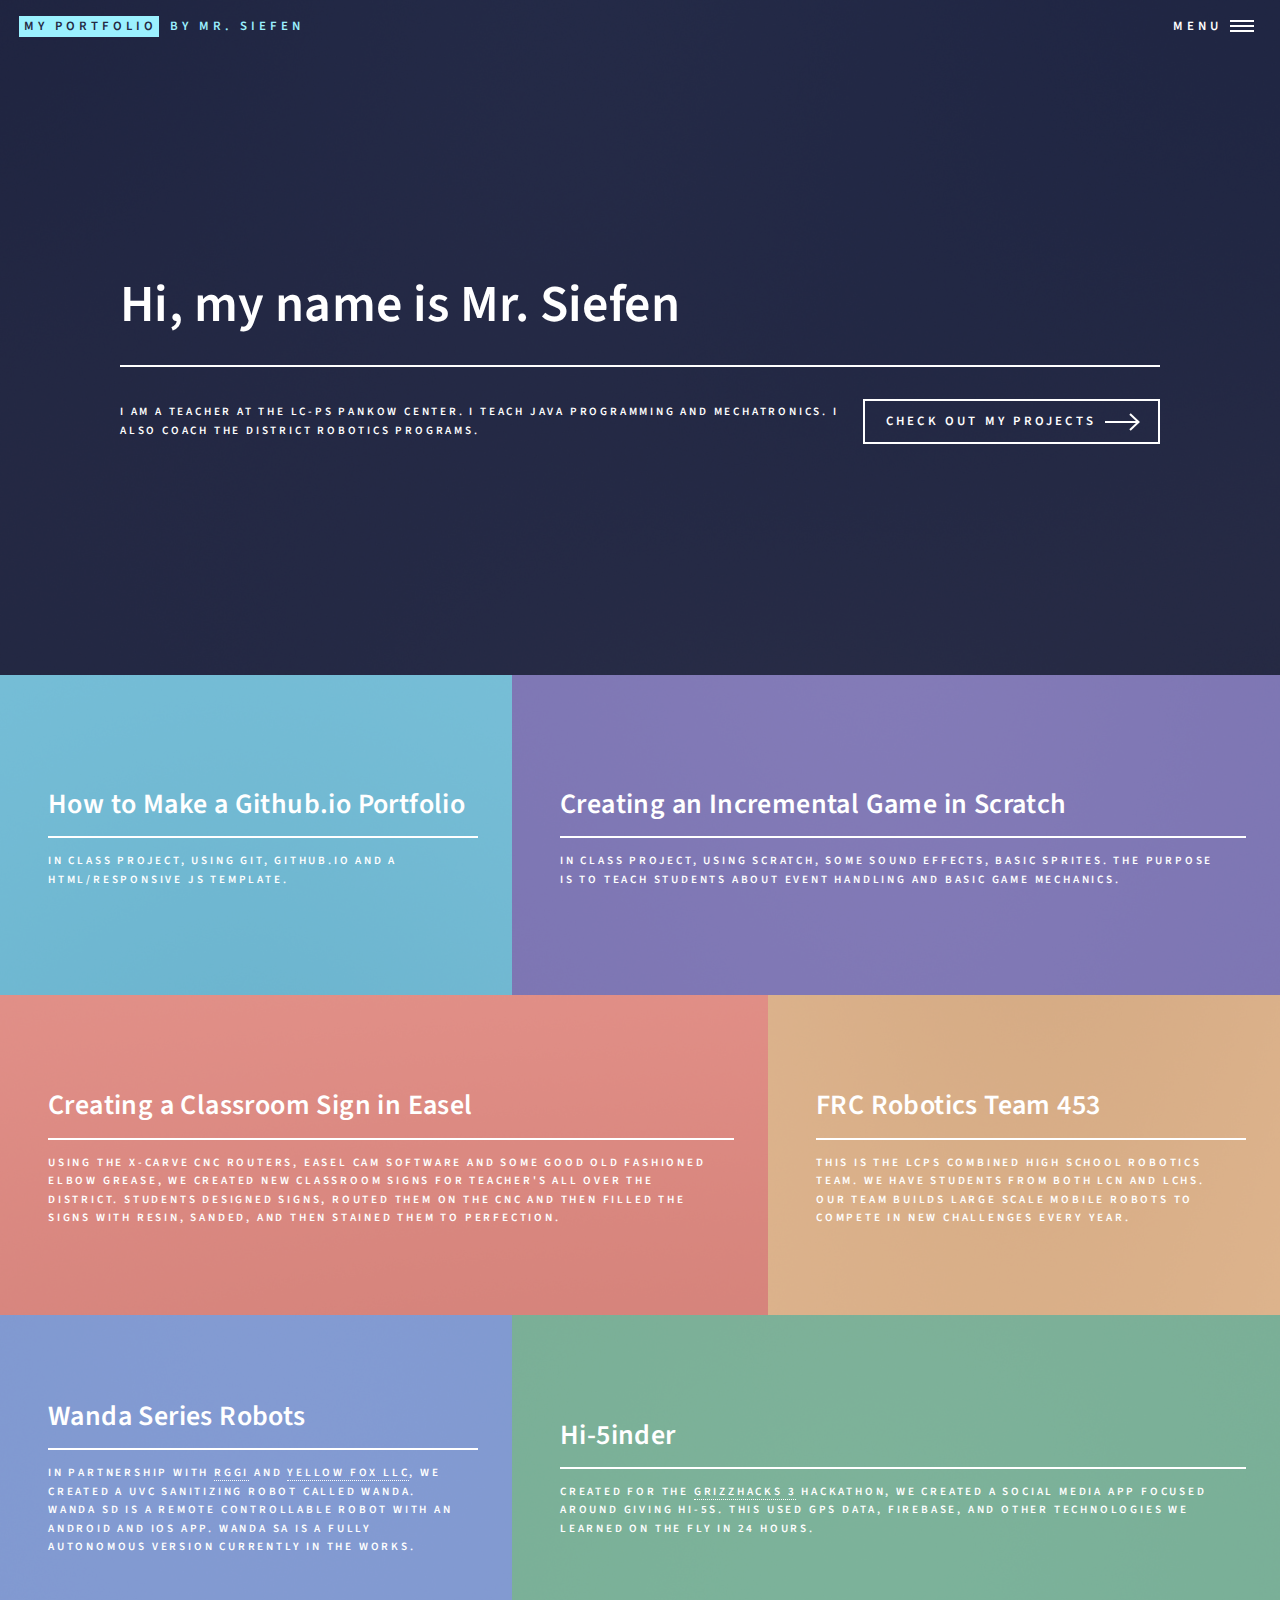
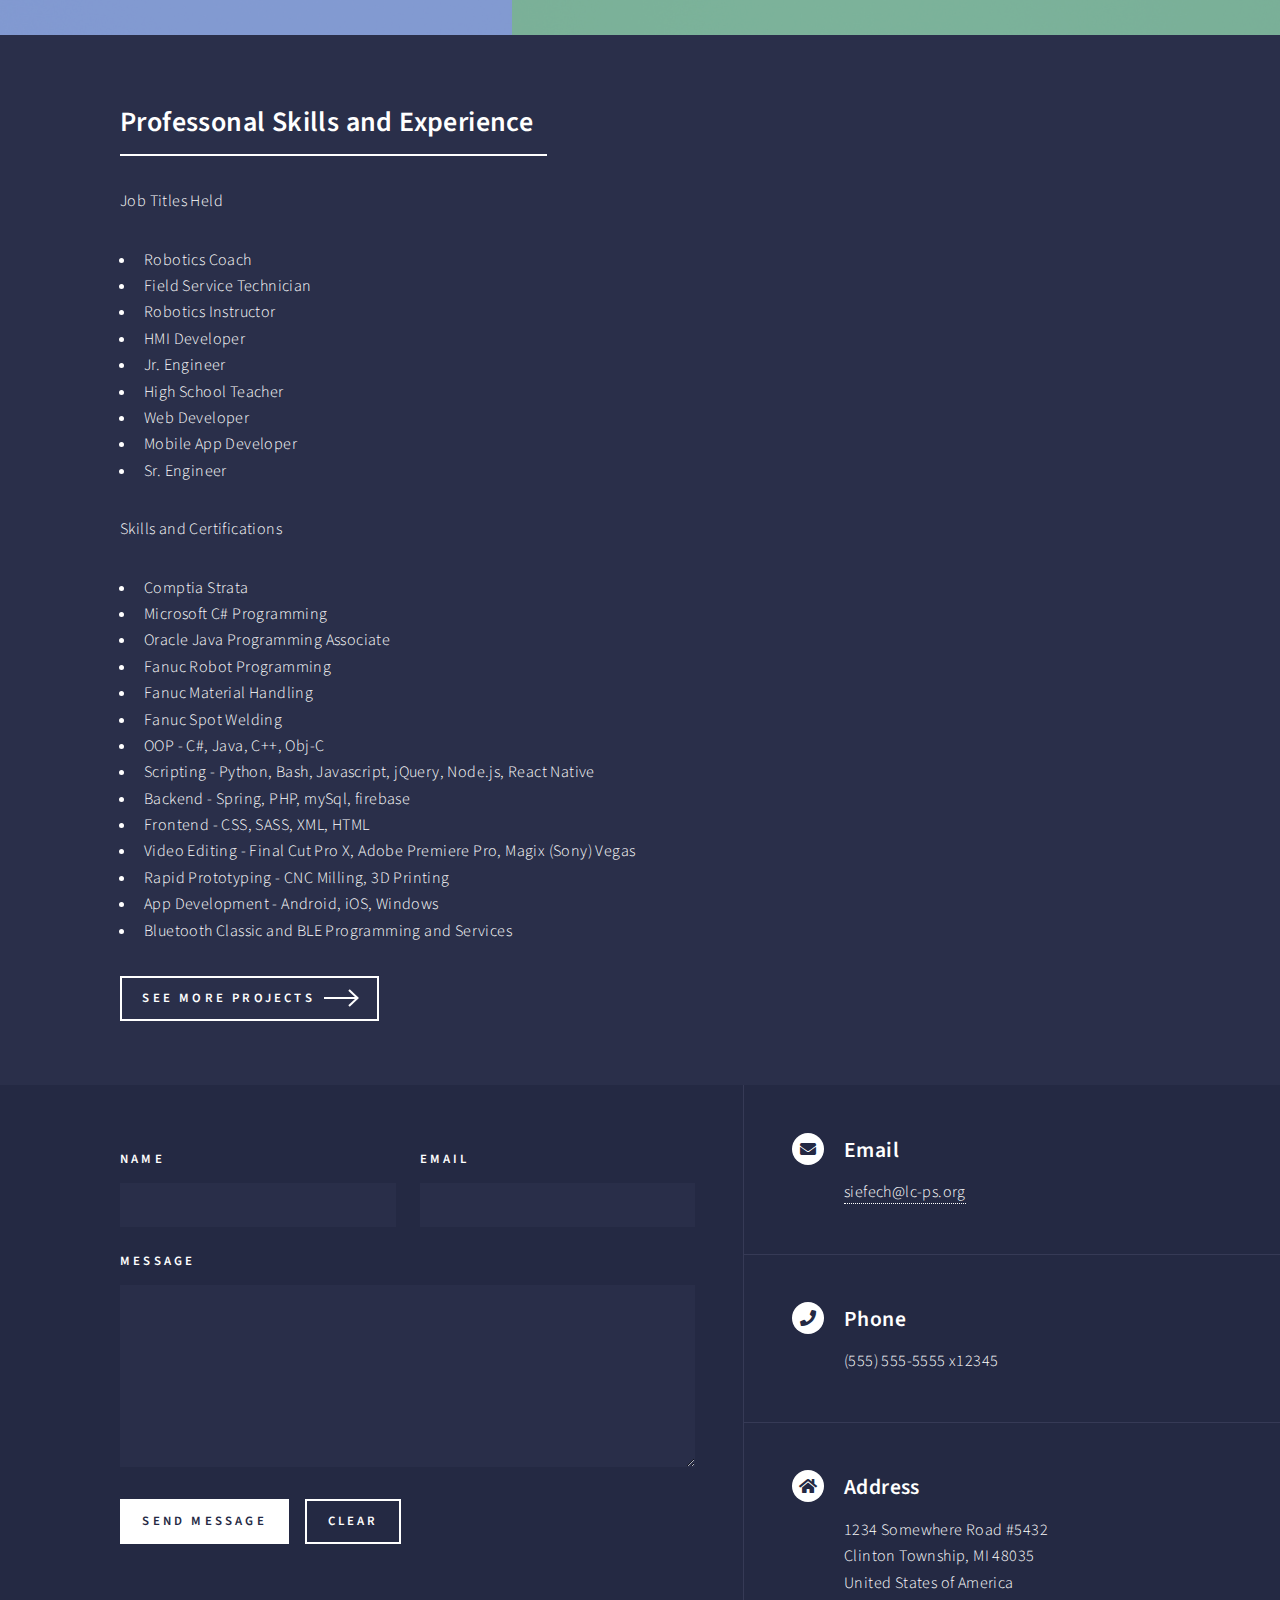
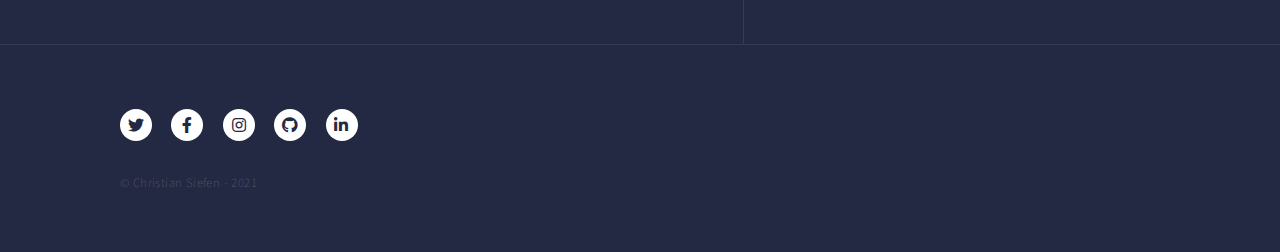
<file: index.html>
<!DOCTYPE HTML>
<!--
	Forty by Pixelarity
	pixelarity.com | hello@pixelarity.com
	License: pixelarity.com/license
-->
<html>
	<head>
		<title>My Portfolio</title>
		<meta charset="utf-8" />
		<meta name="viewport" content="width=device-width, initial-scale=1, user-scalable=no" />
		<link rel="stylesheet" href="assets/css/main.css" />
		<noscript><link rel="stylesheet" href="assets/css/noscript.css" /></noscript>
	</head>
	<body class="is-preload">
		<!-- Wrapper -->
			<div id="wrapper">
				<!-- Header -->
					<header id="header" class="alt">
						<a href="index.html" class="logo"><strong>My Portfolio</strong> <span>by Mr. Siefen</span></a>
						<nav>
							<a href="#menu">Menu</a>
						</nav>
					</header>
				<!-- Menu -->
					<nav id="menu">
						<ul class="links">
							<li><a href="index.html">Home</a></li>
							<li><a href="project1.html">Project 1</a></li>
							<li><a href="project2.html">Project 2</a></li>
							<li><a href="project3.html">Project 3</a></li>
							<li><a href="project4.html">Project 4</a></li>
							<li><a href="biography.html">Biography</a></li>
						</ul>
						<ul class="actions stacked">
							<li><a href="#" class="button primary fit">Get Started</a></li>
							<li><a href="#" class="button fit">Log In</a></li>
						</ul>
					</nav>
				<!-- Banner -->
					<section id="banner" class="major">
						<div class="inner">
							<header class="major">
								<h1>Hi, my name is Mr. Siefen</h1>
							</header>
							<div class="content">
								<p>I am a teacher at the LC-PS Pankow Center. I teach Java Programming and Mechatronics. I also coach the district robotics programs.</p>
								<ul class="actions">
									<li><a href="#one" class="button next scrolly">Check out my projects</a></li>
								</ul>
							</div>
						</div>
					</section>
				<!-- Main -->
					<div id="main">
						<!-- One -->
							<section id="one" class="tiles">
								<article>
									<span class="image">
										<img src="images/pic01.jpg" alt="" />
									</span>
									<header class="major">
										<h3><a href="landing.html" class="link">How to Make a Github.io Portfolio</a></h3>
										<p>In class project, using git, github.io and a html/responsive js template.</p>
									</header>
								</article>
								<article>
									<span class="image">
										<img src="images/pic02.jpg" alt="" />
									</span>
									<header class="major">
										<h3><a href="landing.html" class="link">Creating an Incremental Game in Scratch</a></h3>
										<p>In class project, using Scratch, some sound effects, basic sprites. The purpose is to teach students about event handling and basic game mechanics.</p>
									</header>
								</article>
								<article>
									<span class="image">
										<img src="images/pic03.jpg" alt="" />
									</span>
									<header class="major">
										<h3><a href="landing.html" class="link">Creating a Classroom Sign in Easel</a></h3>
										<p>Using the X-Carve CNC Routers, Easel CAM software and some good old fashioned elbow grease, we created new classroom signs for teacher's all over the district. Students designed signs, routed them on the CNC and then filled the signs with resin, sanded, and then stained them to perfection.</p>
									</header>
								</article>
								<article>
									<span class="image">
										<img src="images/pic04.jpg" alt="" />
									</span>
									<header class="major">
										<h3><a href="landing.html" class="link">FRC Robotics Team 453</a></h3>
										<p>This is the LCPS Combined High School robotics team. We have students from both LCN and LCHS. Our team builds large scale mobile robots to compete in new challenges every year.</p>
									</header>
								</article>
								<article>
									<span class="image">
										<img src="images/pic05.jpg" alt="" />
									</span>
									<header class="major">
										<h3><a href="landing.html" class="link">Wanda Series Robots</a></h3>
										<p>In partnership with <a href="https://www.resgreenint.com/">RGGI</a> and <a href="https://www.yellowfoxprototyping.com/">Yellow Fox llc</a>, we created a UVC sanitizing robot called Wanda. Wanda SD is a remote controllable robot with an Android and iOS app. Wanda SA is a fully autonomous version currently in the works.</p>
									</header>
								</article>
								<article>
									<span class="image">
										<img src="images/pic06.jpg" alt="" />
									</span>
									<header class="major">
										<h3><a href="landing.html" class="link">Hi-5inder</a></h3>
										<p>Created for the <a href="https://devpost.com/software/hi-5inder">Grizzhacks 3</a> Hackathon, we created a social media app focused around giving hi-5s. This used gps data, firebase, and other technologies we learned on the fly in 24 hours.</p>
									</header>
								</article>
							</section>
						<!-- Two -->
							<section id="two">
								<div class="inner">
									<header class="major">
										<h2>Professonal Skills and Experience</h2>
									</header>
									<p>Job Titles Held</p>
									<ul>
										<li>Robotics Coach</li>
										<li>Field Service Technician</li>
										<li>Robotics Instructor</li>
										<li>HMI Developer</li>
										<li>Jr. Engineer</li>
										<li>High School Teacher</li>
										<li>Web Developer</li>
										<li>Mobile App Developer</li>
										<li>Sr. Engineer</li>
									</ul>
									<p>Skills and Certifications</p>
									<ul>
										<li>Comptia Strata</li>
										<li>Microsoft C# Programming</li>
										<li>Oracle Java Programming Associate</li>
										<li>Fanuc Robot Programming</li>
										<li>Fanuc Material Handling</li>
										<li>Fanuc Spot Welding</li>
										<li>OOP - C#, Java, C++, Obj-C</li>
										<li>Scripting - Python, Bash, Javascript, jQuery, Node.js, React Native</li>
										<li>Backend - Spring, PHP, mySql, firebase</li>
										<li>Frontend - CSS, SASS, XML, HTML</li>
										<li>Video Editing - Final Cut Pro X, Adobe Premiere Pro, Magix (Sony) Vegas</li>
										<li>Rapid Prototyping - CNC Milling, 3D Printing</li>
										<li>App Development - Android, iOS, Windows</li>
										<li>Bluetooth Classic and BLE Programming and Services</li>
									</ul>
									<ul class="actions">
										<li><a href="landing.html" class="button next">See more projects</a></li>
									</ul>
								</div>
							</section>
					</div>
				<!-- Contact -->
					<section id="contact">
						<div class="inner">
							<section>
								<form method="post" action="#">
									<div class="fields">
										<div class="field half">
											<label for="name">Name</label>
											<input type="text" name="name" id="name" />
										</div>
										<div class="field half">
											<label for="email">Email</label>
											<input type="text" name="email" id="email" />
										</div>
										<div class="field">
											<label for="message">Message</label>
											<textarea name="message" id="message" rows="6"></textarea>
										</div>
									</div>
									<ul class="actions">
										<li><input type="submit" value="Send Message" class="primary" /></li>
										<li><input type="reset" value="Clear" /></li>
									</ul>
								</form>
							</section>
							<section class="split">
								<section>
									<div class="contact-method">
										<span class="icon solid alt fa-envelope"></span>
										<h3>Email</h3>
										<a href="mailto:siefech@lc-ps.org">siefech@lc-ps.org</a>
									</div>
								</section>
								<section>
									<div class="contact-method">
										<span class="icon solid alt fa-phone"></span>
										<h3>Phone</h3>
										<span>(555) 555-5555 x12345</span>
									</div>
								</section>
								<section>
									<div class="contact-method">
										<span class="icon solid alt fa-home"></span>
										<h3>Address</h3>
										<span>1234 Somewhere Road #5432<br />
										Clinton Township, MI 48035<br />
										United States of America</span>
									</div>
								</section>
							</section>
						</div>
					</section>
				<!-- Footer -->
					<footer id="footer">
						<div class="inner">
							<ul class="icons">
								<li><a href="#" class="icon brands alt fa-twitter"><span class="label">Twitter</span></a></li>
								<li><a href="#" class="icon brands alt fa-facebook-f"><span class="label">Facebook</span></a></li>
								<li><a href="#" class="icon brands alt fa-instagram"><span class="label">Instagram</span></a></li>
								<li><a href="#" class="icon brands alt fa-github"><span class="label">GitHub</span></a></li>
								<li><a href="#" class="icon brands alt fa-linkedin-in"><span class="label">LinkedIn</span></a></li>
							</ul>
							<ul class="copyright">
								<li>&copy; Christian Siefen - 2021</li>
							</ul>
						</div>
					</footer>
			</div>
		<!-- Scripts -->
			<script src="assets/js/jquery.min.js"></script>
			<script src="assets/js/jquery.scrolly.min.js"></script>
			<script src="assets/js/jquery.scrollex.min.js"></script>
			<script src="assets/js/browser.min.js"></script>
			<script src="assets/js/breakpoints.min.js"></script>
			<script src="assets/js/util.js"></script>
			<script src="assets/js/main.js"></script>
	</body>
</html>
</file>
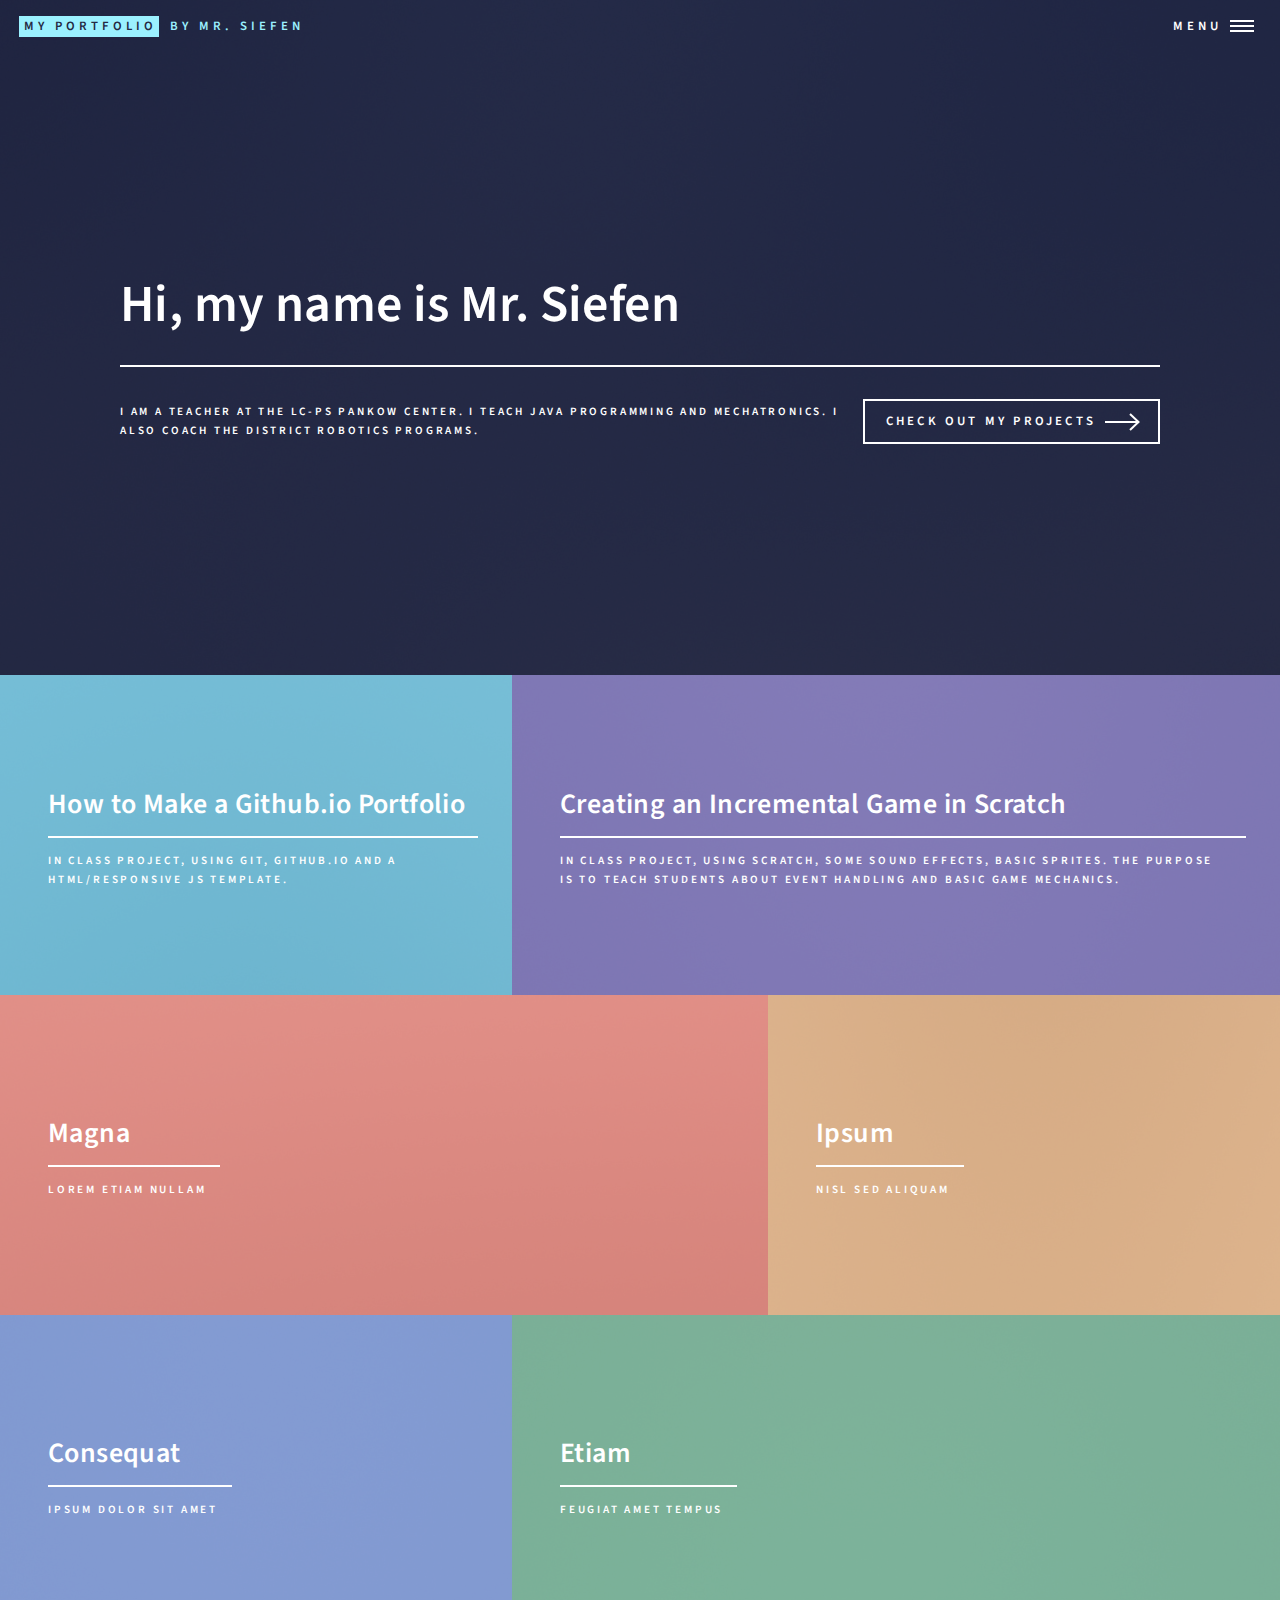
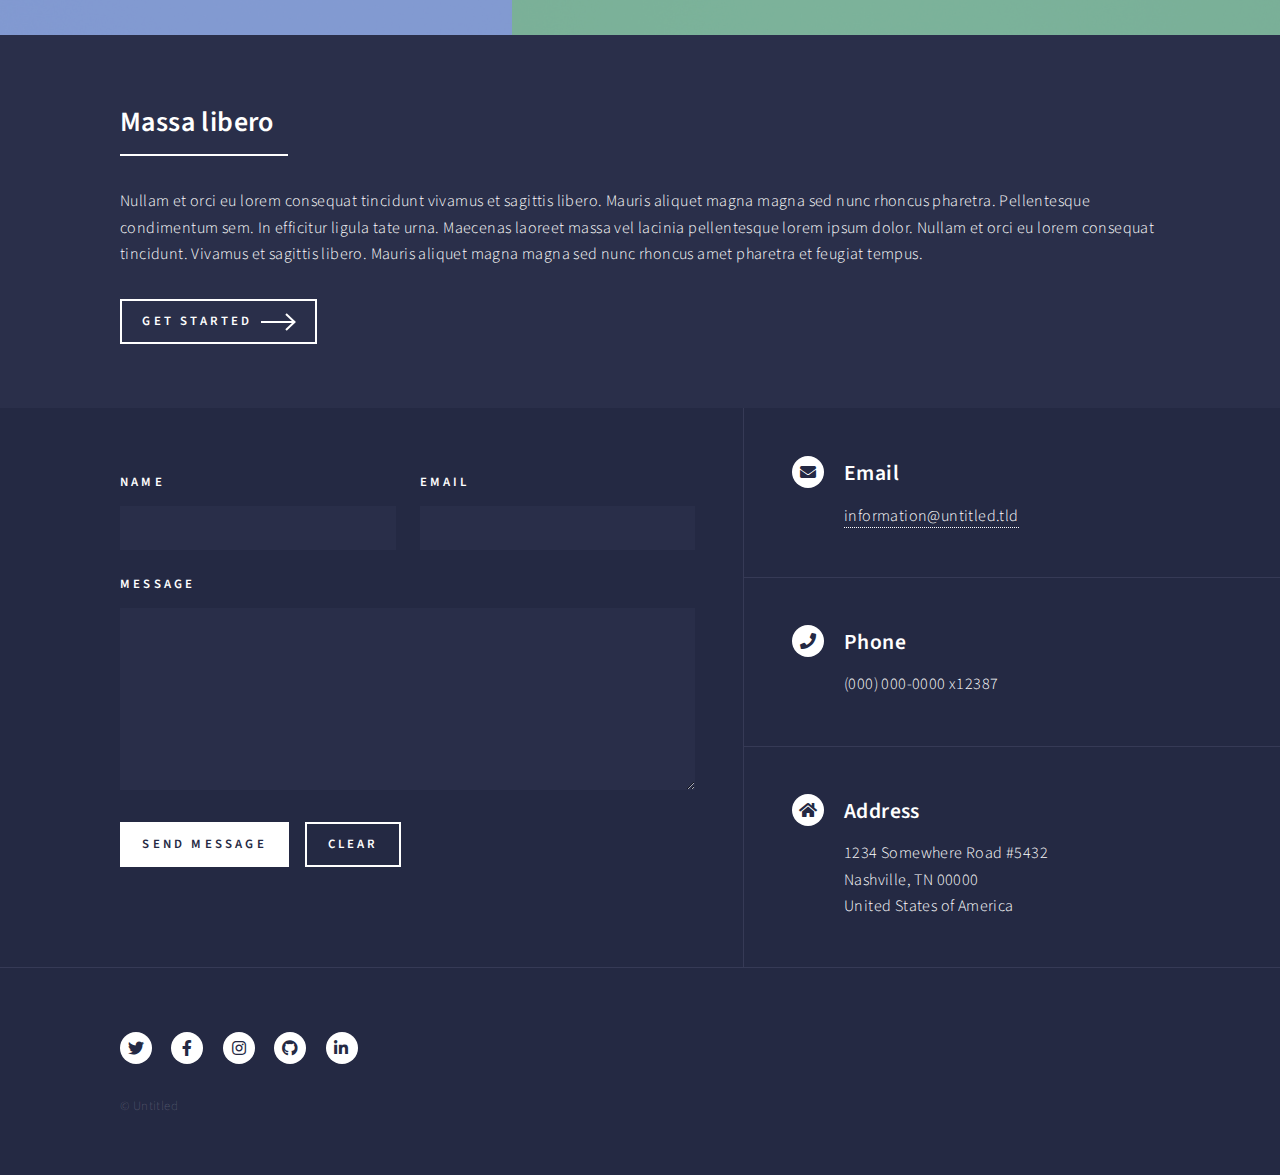
<file: cyan/index.html>
<!DOCTYPE HTML>
<!--
	Forty by Pixelarity
	pixelarity.com | hello@pixelarity.com
	License: pixelarity.com/license
-->
<html>
	<head>
		<title>My Portfolio</title>
		<meta charset="utf-8" />
		<meta name="viewport" content="width=device-width, initial-scale=1, user-scalable=no" />
		<link rel="stylesheet" href="assets/css/main.css" />
		<noscript><link rel="stylesheet" href="assets/css/noscript.css" /></noscript>
	</head>
	<body class="is-preload">

		<!-- Wrapper -->
			<div id="wrapper">

				<!-- Header -->
					<header id="header" class="alt">
						<a href="index.html" class="logo"><strong>My Portfolio</strong> <span>by Mr. Siefen</span></a>
						<nav>
							<a href="#menu">Menu</a>
						</nav>
					</header>

				<!-- Menu -->
					<nav id="menu">
						<ul class="links">
							<li><a href="index.html">Home</a></li>
							<li><a href="landing.html">Landing</a></li>
							<li><a href="generic.html">Generic</a></li>
							<li><a href="elements.html">Elements</a></li>
						</ul>
						<ul class="actions stacked">
							<li><a href="#" class="button primary fit">Get Started</a></li>
							<li><a href="#" class="button fit">Log In</a></li>
						</ul>
					</nav>

				<!-- Banner -->
					<section id="banner" class="major">
						<div class="inner">
							<header class="major">
								<h1>Hi, my name is Mr. Siefen</h1>
							</header>
							<div class="content">
								<p>I am a teacher at the LC-PS Pankow Center. I teach Java Programming and Mechatronics. I also coach the district robotics programs.</p>
								<ul class="actions">
									<li><a href="#one" class="button next scrolly">Check out my projects</a></li>
								</ul>
							</div>
						</div>
					</section>

				<!-- Main -->
					<div id="main">

						<!-- One -->
							<section id="one" class="tiles">
								<article>
									<span class="image">
										<img src="images/pic01.jpg" alt="" />
									</span>
									<header class="major">
										<h3><a href="landing.html" class="link">How to Make a Github.io Portfolio</a></h3>
										<p>In class project, using git, github.io and a html/responsive js template.</p>
									</header>
								</article>
								<article>
									<span class="image">
										<img src="images/pic02.jpg" alt="" />
									</span>
									<header class="major">
										<h3><a href="landing.html" class="link">Creating an Incremental Game in Scratch</a></h3>
										<p>In class project, using Scratch, some sound effects, basic sprites. The purpose is to teach students about event handling and basic game mechanics.</p>
									</header>
								</article>
								<article>
									<span class="image">
										<img src="images/pic03.jpg" alt="" />
									</span>
									<header class="major">
										<h3><a href="landing.html" class="link">Magna</a></h3>
										<p>Lorem etiam nullam</p>
									</header>
								</article>
								<article>
									<span class="image">
										<img src="images/pic04.jpg" alt="" />
									</span>
									<header class="major">
										<h3><a href="landing.html" class="link">Ipsum</a></h3>
										<p>Nisl sed aliquam</p>
									</header>
								</article>
								<article>
									<span class="image">
										<img src="images/pic05.jpg" alt="" />
									</span>
									<header class="major">
										<h3><a href="landing.html" class="link">Consequat</a></h3>
										<p>Ipsum dolor sit amet</p>
									</header>
								</article>
								<article>
									<span class="image">
										<img src="images/pic06.jpg" alt="" />
									</span>
									<header class="major">
										<h3><a href="landing.html" class="link">Etiam</a></h3>
										<p>Feugiat amet tempus</p>
									</header>
								</article>
							</section>

						<!-- Two -->
							<section id="two">
								<div class="inner">
									<header class="major">
										<h2>Massa libero</h2>
									</header>
									<p>Nullam et orci eu lorem consequat tincidunt vivamus et sagittis libero. Mauris aliquet magna magna sed nunc rhoncus pharetra. Pellentesque condimentum sem. In efficitur ligula tate urna. Maecenas laoreet massa vel lacinia pellentesque lorem ipsum dolor. Nullam et orci eu lorem consequat tincidunt. Vivamus et sagittis libero. Mauris aliquet magna magna sed nunc rhoncus amet pharetra et feugiat tempus.</p>
									<ul class="actions">
										<li><a href="landing.html" class="button next">Get Started</a></li>
									</ul>
								</div>
							</section>

					</div>

				<!-- Contact -->
					<section id="contact">
						<div class="inner">
							<section>
								<form method="post" action="#">
									<div class="fields">
										<div class="field half">
											<label for="name">Name</label>
											<input type="text" name="name" id="name" />
										</div>
										<div class="field half">
											<label for="email">Email</label>
											<input type="text" name="email" id="email" />
										</div>
										<div class="field">
											<label for="message">Message</label>
											<textarea name="message" id="message" rows="6"></textarea>
										</div>
									</div>
									<ul class="actions">
										<li><input type="submit" value="Send Message" class="primary" /></li>
										<li><input type="reset" value="Clear" /></li>
									</ul>
								</form>
							</section>
							<section class="split">
								<section>
									<div class="contact-method">
										<span class="icon solid alt fa-envelope"></span>
										<h3>Email</h3>
										<a href="#">information@untitled.tld</a>
									</div>
								</section>
								<section>
									<div class="contact-method">
										<span class="icon solid alt fa-phone"></span>
										<h3>Phone</h3>
										<span>(000) 000-0000 x12387</span>
									</div>
								</section>
								<section>
									<div class="contact-method">
										<span class="icon solid alt fa-home"></span>
										<h3>Address</h3>
										<span>1234 Somewhere Road #5432<br />
										Nashville, TN 00000<br />
										United States of America</span>
									</div>
								</section>
							</section>
						</div>
					</section>

				<!-- Footer -->
					<footer id="footer">
						<div class="inner">
							<ul class="icons">
								<li><a href="#" class="icon brands alt fa-twitter"><span class="label">Twitter</span></a></li>
								<li><a href="#" class="icon brands alt fa-facebook-f"><span class="label">Facebook</span></a></li>
								<li><a href="#" class="icon brands alt fa-instagram"><span class="label">Instagram</span></a></li>
								<li><a href="#" class="icon brands alt fa-github"><span class="label">GitHub</span></a></li>
								<li><a href="#" class="icon brands alt fa-linkedin-in"><span class="label">LinkedIn</span></a></li>
							</ul>
							<ul class="copyright">
								<li>&copy; Untitled</li>
							</ul>
						</div>
					</footer>

			</div>

		<!-- Scripts -->
			<script src="assets/js/jquery.min.js"></script>
			<script src="assets/js/jquery.scrolly.min.js"></script>
			<script src="assets/js/jquery.scrollex.min.js"></script>
			<script src="assets/js/browser.min.js"></script>
			<script src="assets/js/breakpoints.min.js"></script>
			<script src="assets/js/util.js"></script>
			<script src="assets/js/main.js"></script>

	</body>
</html>
</file>
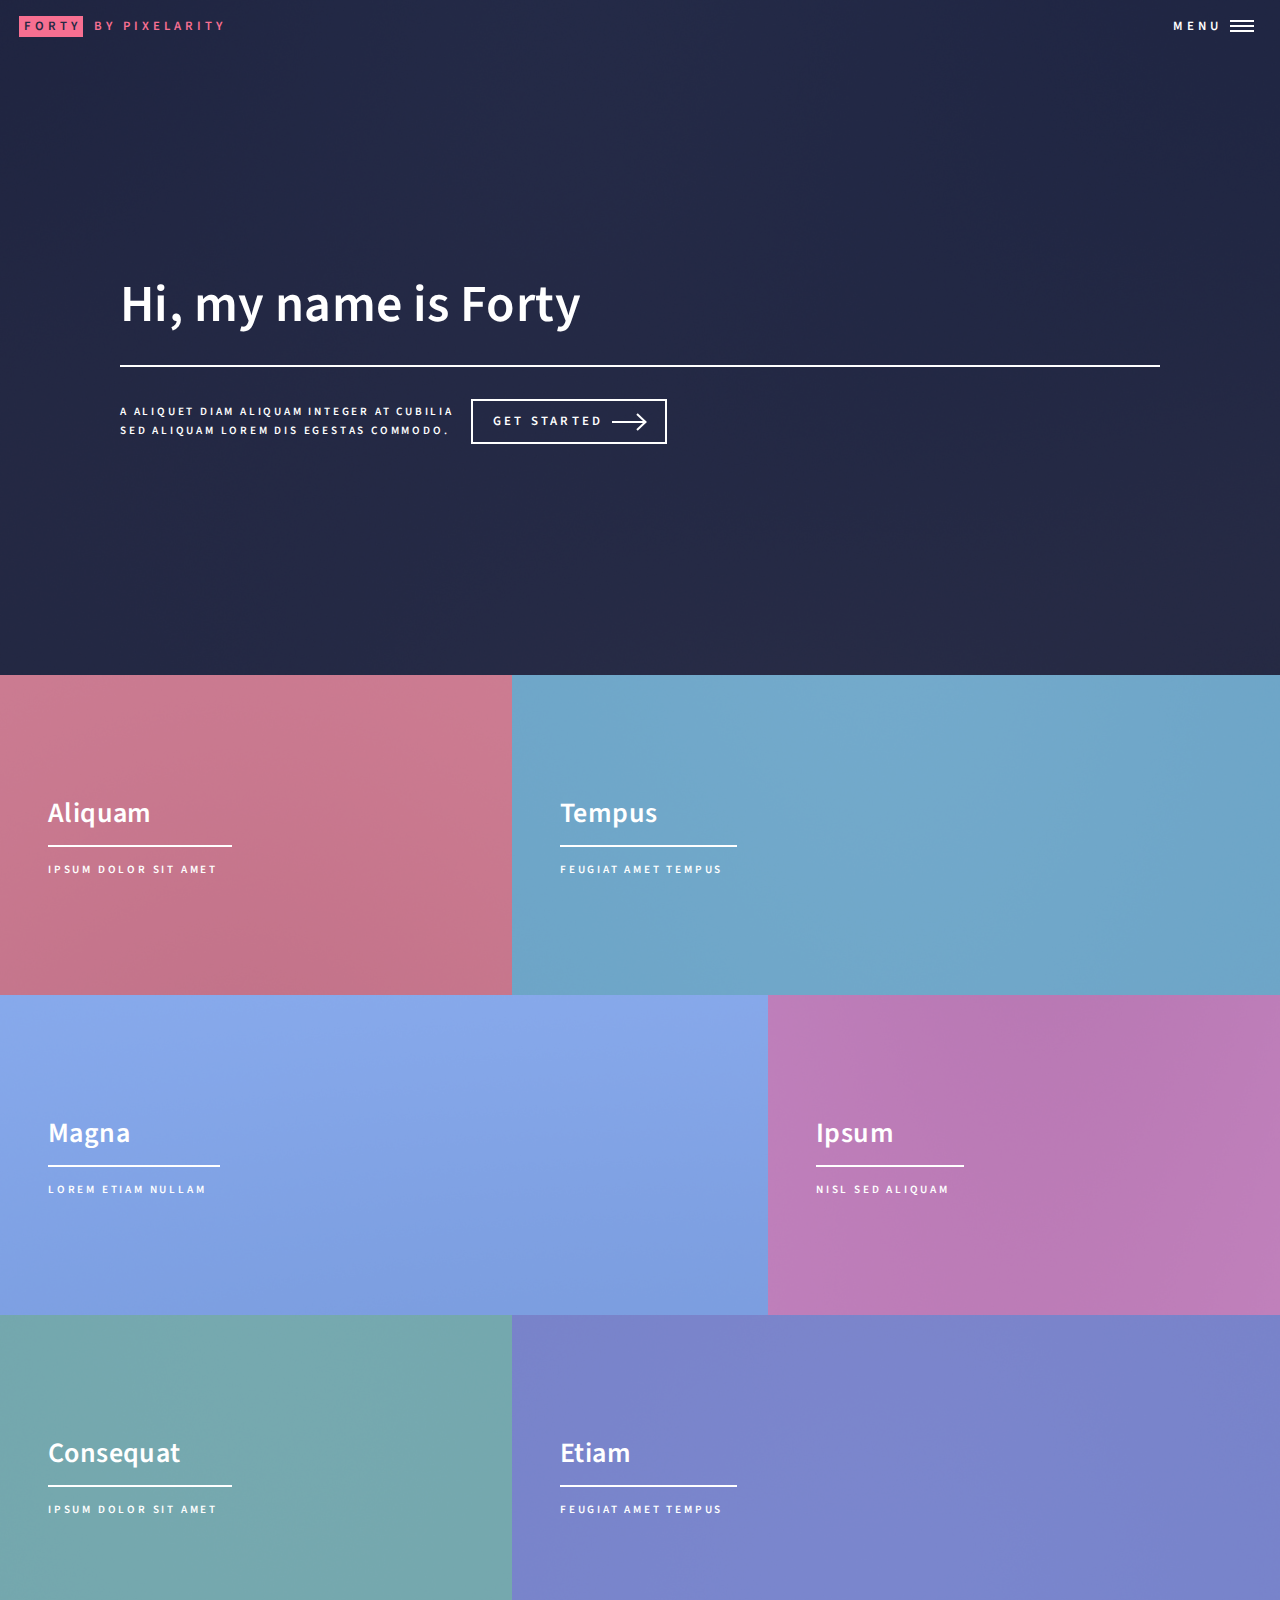
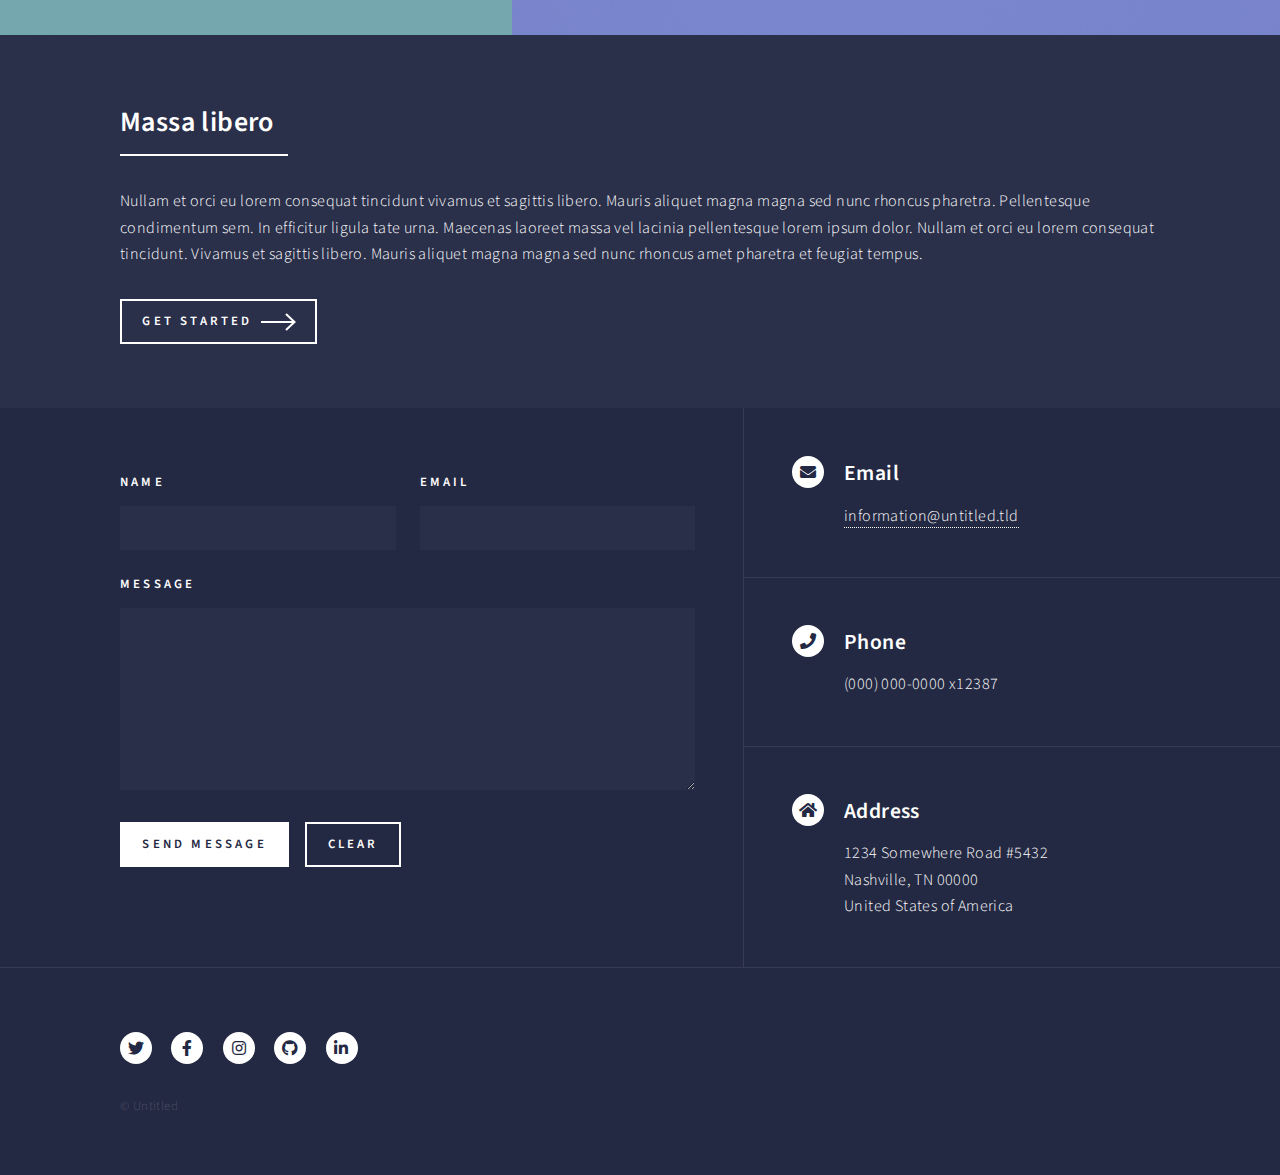
<file: magenta/index.html>
<!DOCTYPE HTML>
<!--
	Forty by Pixelarity
	pixelarity.com | hello@pixelarity.com
	License: pixelarity.com/license
-->
<html>
	<head>
		<title>Untitled</title>
		<meta charset="utf-8" />
		<meta name="viewport" content="width=device-width, initial-scale=1, user-scalable=no" />
		<link rel="stylesheet" href="assets/css/main.css" />
		<noscript><link rel="stylesheet" href="assets/css/noscript.css" /></noscript>
	</head>
	<body class="is-preload">

		<!-- Wrapper -->
			<div id="wrapper">

				<!-- Header -->
					<header id="header" class="alt">
						<a href="index.html" class="logo"><strong>Forty</strong> <span>by Pixelarity</span></a>
						<nav>
							<a href="#menu">Menu</a>
						</nav>
					</header>

				<!-- Menu -->
					<nav id="menu">
						<ul class="links">
							<li><a href="index.html">Home</a></li>
							<li><a href="landing.html">Landing</a></li>
							<li><a href="generic.html">Generic</a></li>
							<li><a href="elements.html">Elements</a></li>
						</ul>
						<ul class="actions stacked">
							<li><a href="#" class="button primary fit">Get Started</a></li>
							<li><a href="#" class="button fit">Log In</a></li>
						</ul>
					</nav>

				<!-- Banner -->
					<section id="banner" class="major">
						<div class="inner">
							<header class="major">
								<h1>Hi, my name is Forty</h1>
							</header>
							<div class="content">
								<p>A aliquet diam aliquam integer at Cubilia<br />
								sed aliquam lorem dis Egestas Commodo.</p>
								<ul class="actions">
									<li><a href="#one" class="button next scrolly">Get Started</a></li>
								</ul>
							</div>
						</div>
					</section>

				<!-- Main -->
					<div id="main">

						<!-- One -->
							<section id="one" class="tiles">
								<article>
									<span class="image">
										<img src="images/pic01.jpg" alt="" />
									</span>
									<header class="major">
										<h3><a href="landing.html" class="link">Aliquam</a></h3>
										<p>Ipsum dolor sit amet</p>
									</header>
								</article>
								<article>
									<span class="image">
										<img src="images/pic02.jpg" alt="" />
									</span>
									<header class="major">
										<h3><a href="landing.html" class="link">Tempus</a></h3>
										<p>feugiat amet tempus</p>
									</header>
								</article>
								<article>
									<span class="image">
										<img src="images/pic03.jpg" alt="" />
									</span>
									<header class="major">
										<h3><a href="landing.html" class="link">Magna</a></h3>
										<p>Lorem etiam nullam</p>
									</header>
								</article>
								<article>
									<span class="image">
										<img src="images/pic04.jpg" alt="" />
									</span>
									<header class="major">
										<h3><a href="landing.html" class="link">Ipsum</a></h3>
										<p>Nisl sed aliquam</p>
									</header>
								</article>
								<article>
									<span class="image">
										<img src="images/pic05.jpg" alt="" />
									</span>
									<header class="major">
										<h3><a href="landing.html" class="link">Consequat</a></h3>
										<p>Ipsum dolor sit amet</p>
									</header>
								</article>
								<article>
									<span class="image">
										<img src="images/pic06.jpg" alt="" />
									</span>
									<header class="major">
										<h3><a href="landing.html" class="link">Etiam</a></h3>
										<p>Feugiat amet tempus</p>
									</header>
								</article>
							</section>

						<!-- Two -->
							<section id="two">
								<div class="inner">
									<header class="major">
										<h2>Massa libero</h2>
									</header>
									<p>Nullam et orci eu lorem consequat tincidunt vivamus et sagittis libero. Mauris aliquet magna magna sed nunc rhoncus pharetra. Pellentesque condimentum sem. In efficitur ligula tate urna. Maecenas laoreet massa vel lacinia pellentesque lorem ipsum dolor. Nullam et orci eu lorem consequat tincidunt. Vivamus et sagittis libero. Mauris aliquet magna magna sed nunc rhoncus amet pharetra et feugiat tempus.</p>
									<ul class="actions">
										<li><a href="landing.html" class="button next">Get Started</a></li>
									</ul>
								</div>
							</section>

					</div>

				<!-- Contact -->
					<section id="contact">
						<div class="inner">
							<section>
								<form method="post" action="#">
									<div class="fields">
										<div class="field half">
											<label for="name">Name</label>
											<input type="text" name="name" id="name" />
										</div>
										<div class="field half">
											<label for="email">Email</label>
											<input type="text" name="email" id="email" />
										</div>
										<div class="field">
											<label for="message">Message</label>
											<textarea name="message" id="message" rows="6"></textarea>
										</div>
									</div>
									<ul class="actions">
										<li><input type="submit" value="Send Message" class="primary" /></li>
										<li><input type="reset" value="Clear" /></li>
									</ul>
								</form>
							</section>
							<section class="split">
								<section>
									<div class="contact-method">
										<span class="icon solid alt fa-envelope"></span>
										<h3>Email</h3>
										<a href="#">information@untitled.tld</a>
									</div>
								</section>
								<section>
									<div class="contact-method">
										<span class="icon solid alt fa-phone"></span>
										<h3>Phone</h3>
										<span>(000) 000-0000 x12387</span>
									</div>
								</section>
								<section>
									<div class="contact-method">
										<span class="icon solid alt fa-home"></span>
										<h3>Address</h3>
										<span>1234 Somewhere Road #5432<br />
										Nashville, TN 00000<br />
										United States of America</span>
									</div>
								</section>
							</section>
						</div>
					</section>

				<!-- Footer -->
					<footer id="footer">
						<div class="inner">
							<ul class="icons">
								<li><a href="#" class="icon brands alt fa-twitter"><span class="label">Twitter</span></a></li>
								<li><a href="#" class="icon brands alt fa-facebook-f"><span class="label">Facebook</span></a></li>
								<li><a href="#" class="icon brands alt fa-instagram"><span class="label">Instagram</span></a></li>
								<li><a href="#" class="icon brands alt fa-github"><span class="label">GitHub</span></a></li>
								<li><a href="#" class="icon brands alt fa-linkedin-in"><span class="label">LinkedIn</span></a></li>
							</ul>
							<ul class="copyright">
								<li>&copy; Untitled</li>
							</ul>
						</div>
					</footer>

			</div>

		<!-- Scripts -->
			<script src="assets/js/jquery.min.js"></script>
			<script src="assets/js/jquery.scrolly.min.js"></script>
			<script src="assets/js/jquery.scrollex.min.js"></script>
			<script src="assets/js/browser.min.js"></script>
			<script src="assets/js/breakpoints.min.js"></script>
			<script src="assets/js/util.js"></script>
			<script src="assets/js/main.js"></script>

	</body>
</html>
</file>
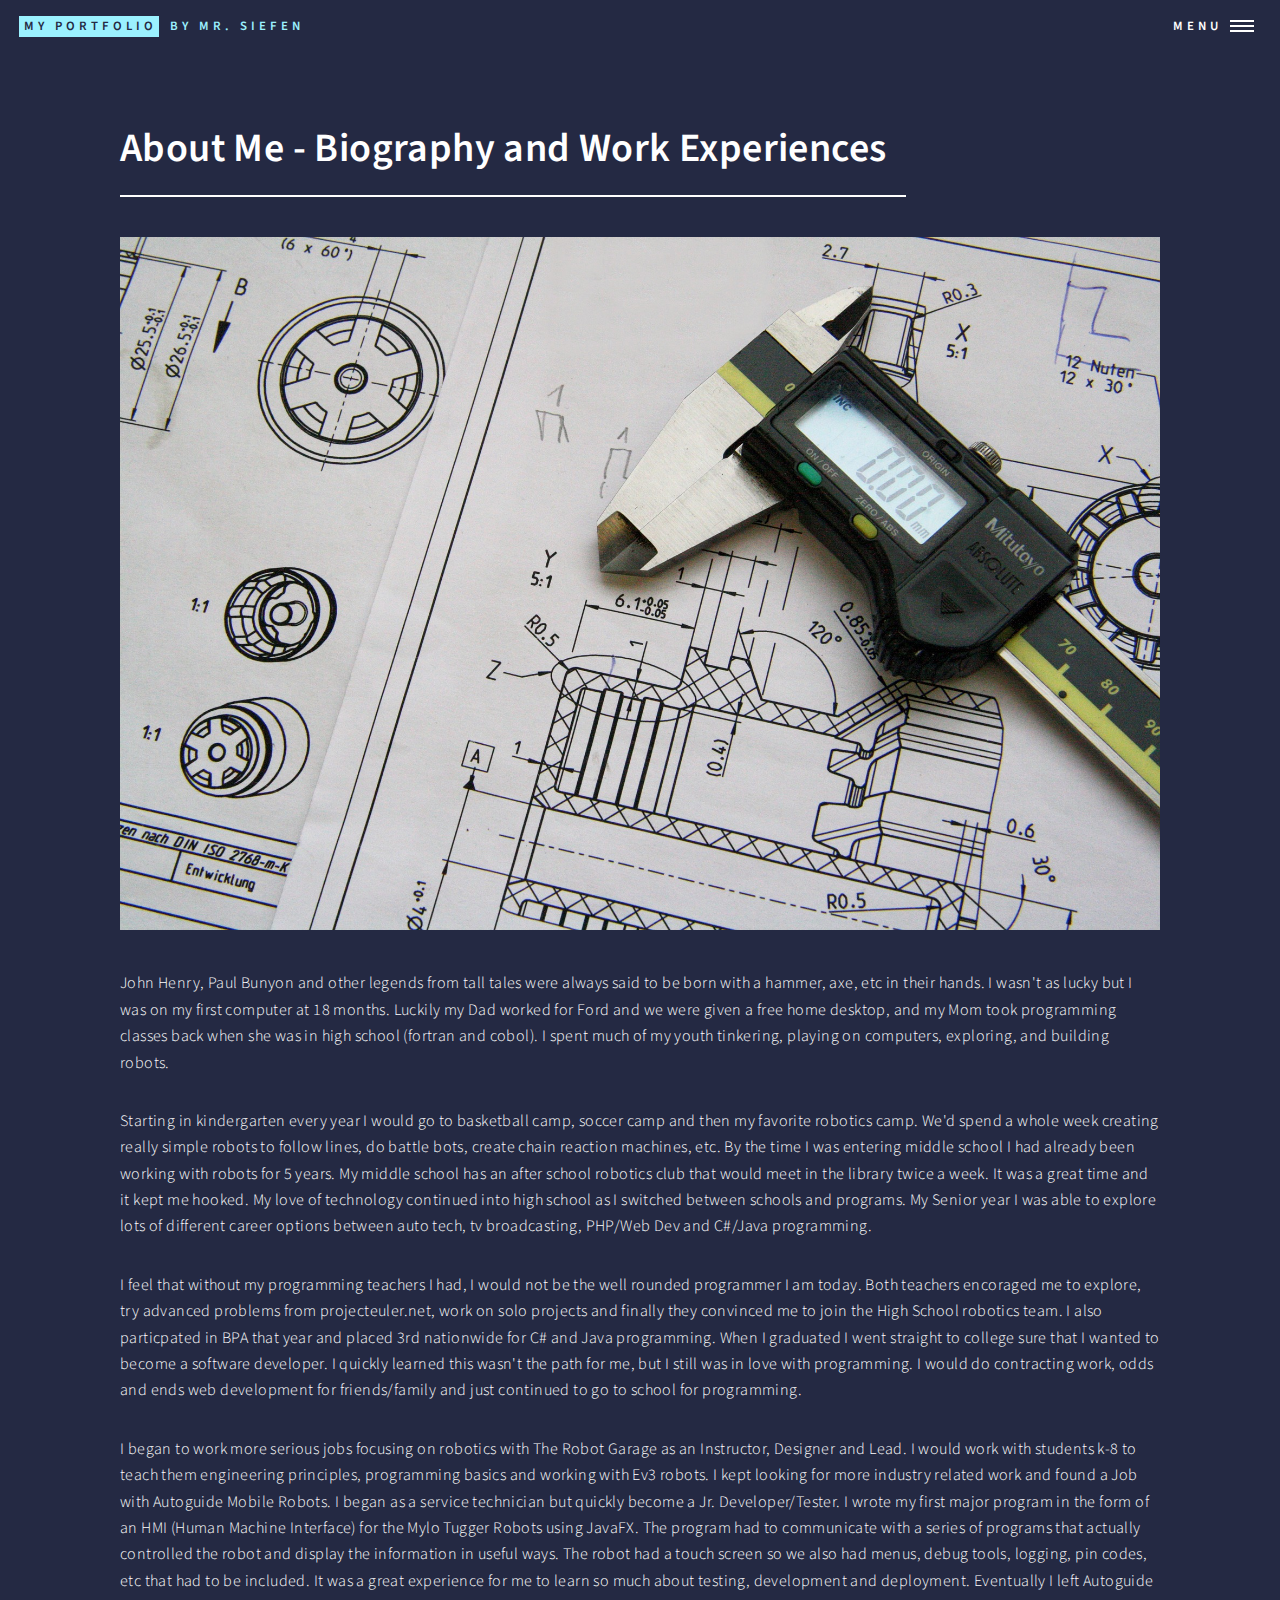
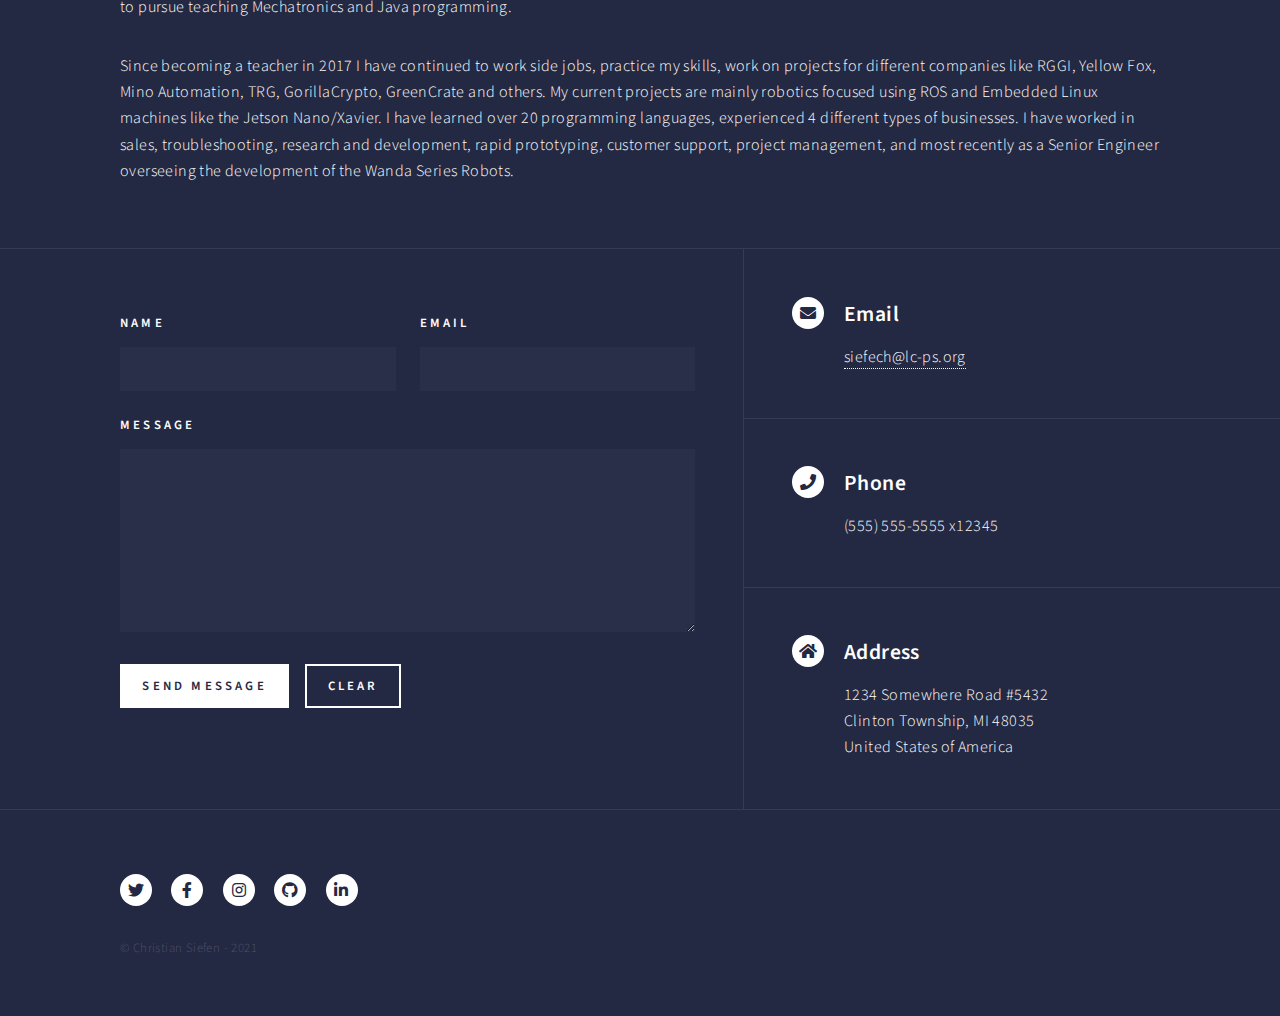
<file: biography.html>
<!DOCTYPE HTML>
<!--
	Forty by Pixelarity
	pixelarity.com | hello@pixelarity.com
	License: pixelarity.com/license
-->
<html>
	<head>
		<title>My Portfolio</title>
		<meta charset="utf-8" />
		<meta name="viewport" content="width=device-width, initial-scale=1, user-scalable=no" />
		<link rel="stylesheet" href="assets/css/main.css" />
		<noscript><link rel="stylesheet" href="assets/css/noscript.css" /></noscript>
	</head>
	<body class="is-preload">
		<!-- Wrapper -->
			<div id="wrapper">
				<!-- Header -->
					<header id="header" class="alt">
						<a href="index.html" class="logo"><strong>My Portfolio</strong> <span>by Mr. Siefen</span></a>
						<nav>
							<a href="#menu">Menu</a>
						</nav>
					</header>
				<!-- Menu -->
					<nav id="menu">
						<ul class="links">
							<li><a href="index.html">Home</a></li>
							<li><a href="project1.html">Project 1</a></li>
							<li><a href="project2.html">Project 2</a></li>
							<li><a href="project3.html">Project 3</a></li>
							<li><a href="project4.html">Project 4</a></li>
							<li><a href="biography.html">Biography</a></li>
						</ul>
						<ul class="actions stacked">
							<li><a href="#" class="button primary fit">Get Started</a></li>
							<li><a href="#" class="button fit">Log In</a></li>
						</ul>
					</nav>

				<!-- Main -->
					<div id="main" class="alt">

						<!-- One -->
							<section id="one">
								<div class="inner">
									<header class="major">
										<h1>About Me - Biography and Work Experiences</h1>
									</header>
									<span class="image main"><img src="images/blueprint.jpg" alt="" /></span>
									<p>John Henry, Paul Bunyon and other legends from tall tales were always said to be born with a hammer, axe, etc in their hands. I wasn't as lucky but I was on my first computer at 18 months. Luckily my Dad worked for Ford and we were given a free home desktop, and my Mom took programming classes back when she was in high school (fortran and cobol). I spent much of my youth tinkering, playing on computers, exploring, and building robots.</p>
									<p>Starting in kindergarten every year I would go to basketball camp, soccer camp and then my favorite robotics camp. We'd spend a whole week creating really simple robots to follow lines, do battle bots, create chain reaction machines, etc. By the time I was entering middle school I had already been working with robots for 5 years. My middle school has an after school robotics club that would meet in the library twice a week. It was a great time and it kept me hooked. My love of technology continued into high school as I switched between schools and programs. My Senior year I was able to explore lots of different career options between auto tech, tv broadcasting, PHP/Web Dev and C#/Java programming.</p>
									<p>I feel that without my programming teachers I had, I would not be the well rounded programmer I am today. Both teachers encoraged me to explore, try advanced problems from projecteuler.net, work on solo projects and finally they convinced me to join the High School robotics team. I also particpated in BPA that year and placed 3rd nationwide for C# and Java programming. When I graduated I went straight to college sure that I wanted to become a software developer. I quickly learned this wasn't the path for me, but I still was in love with programming. I would do contracting work, odds and ends web development for friends/family and just continued to go to school for programming.</p>
									<p>I began to work more serious jobs focusing on robotics with The Robot Garage as an Instructor, Designer and Lead. I would work with students k-8 to teach them engineering principles, programming basics and working with Ev3 robots. I kept looking for more industry related work and found a Job with Autoguide Mobile Robots. I began as a service technician but quickly become a Jr. Developer/Tester. I wrote my first major program in the form of an HMI (Human Machine Interface) for the Mylo Tugger Robots using JavaFX. The program had to communicate with a series of programs that actually controlled the robot and display the information in useful ways. The robot had a touch screen so we also had menus, debug tools, logging, pin codes, etc that had to be included. It was a great experience for me to learn so much about testing, development and deployment. Eventually I left Autoguide to pursue teaching Mechatronics and Java programming.</p>
									<p>Since becoming a teacher in 2017 I have continued to work side jobs, practice my skills, work on projects for different companies like RGGI, Yellow Fox, Mino Automation, TRG, GorillaCrypto, GreenCrate and others. My current projects are mainly robotics focused using ROS and Embedded Linux machines like the Jetson Nano/Xavier. I have learned over 20 programming languages, experienced 4 different types of businesses. I have worked in sales, troubleshooting, research and development, rapid prototyping, customer support, project management, and most recently as a Senior Engineer overseeing the development of the Wanda Series Robots.</p>
								</div>
							</section>

					</div>

				<!-- Contact -->
					<section id="contact">
						<div class="inner">
							<section>
								<form method="post" action="#">
									<div class="fields">
										<div class="field half">
											<label for="name">Name</label>
											<input type="text" name="name" id="name" />
										</div>
										<div class="field half">
											<label for="email">Email</label>
											<input type="text" name="email" id="email" />
										</div>
										<div class="field">
											<label for="message">Message</label>
											<textarea name="message" id="message" rows="6"></textarea>
										</div>
									</div>
									<ul class="actions">
										<li><input type="submit" value="Send Message" class="primary" /></li>
										<li><input type="reset" value="Clear" /></li>
									</ul>
								</form>
							</section>
							<section class="split">
								<section>
									<div class="contact-method">
										<span class="icon solid alt fa-envelope"></span>
										<h3>Email</h3>
										<a href="mailto:siefech@lc-ps.org">siefech@lc-ps.org</a>
									</div>
								</section>
								<section>
									<div class="contact-method">
										<span class="icon solid alt fa-phone"></span>
										<h3>Phone</h3>
										<span>(555) 555-5555 x12345</span>
									</div>
								</section>
								<section>
									<div class="contact-method">
										<span class="icon solid alt fa-home"></span>
										<h3>Address</h3>
										<span>1234 Somewhere Road #5432<br />
										Clinton Township, MI 48035<br />
										United States of America</span>
									</div>
								</section>
							</section>
						</div>
					</section>
				<!-- Footer -->
					<footer id="footer">
						<div class="inner">
							<ul class="icons">
								<li><a href="#" class="icon brands alt fa-twitter"><span class="label">Twitter</span></a></li>
								<li><a href="#" class="icon brands alt fa-facebook-f"><span class="label">Facebook</span></a></li>
								<li><a href="#" class="icon brands alt fa-instagram"><span class="label">Instagram</span></a></li>
								<li><a href="#" class="icon brands alt fa-github"><span class="label">GitHub</span></a></li>
								<li><a href="#" class="icon brands alt fa-linkedin-in"><span class="label">LinkedIn</span></a></li>
							</ul>
							<ul class="copyright">
								<li>&copy; Christian Siefen - 2021</li>
							</ul>
						</div>
					</footer>

			</div>

		<!-- Scripts -->
			<script src="assets/js/jquery.min.js"></script>
			<script src="assets/js/jquery.scrolly.min.js"></script>
			<script src="assets/js/jquery.scrollex.min.js"></script>
			<script src="assets/js/browser.min.js"></script>
			<script src="assets/js/breakpoints.min.js"></script>
			<script src="assets/js/util.js"></script>
			<script src="assets/js/main.js"></script>

	</body>
</html>
</file>
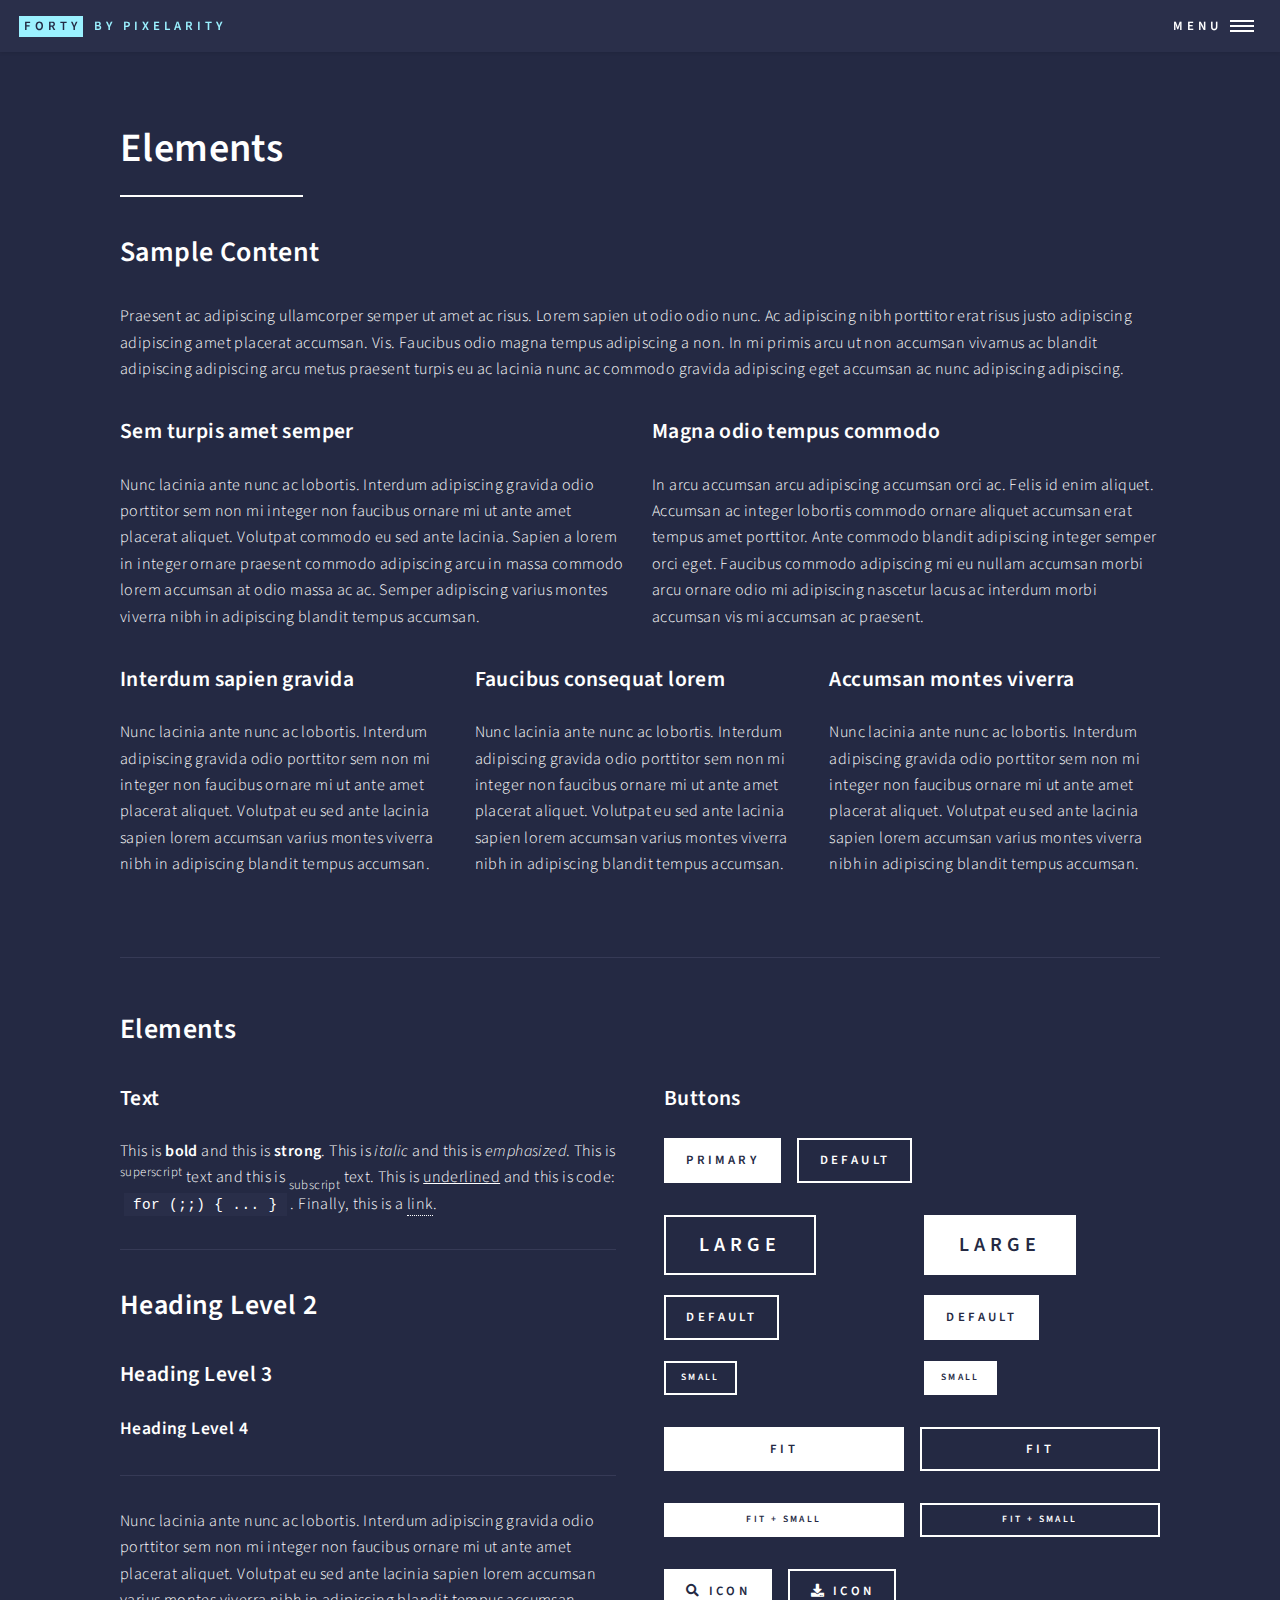
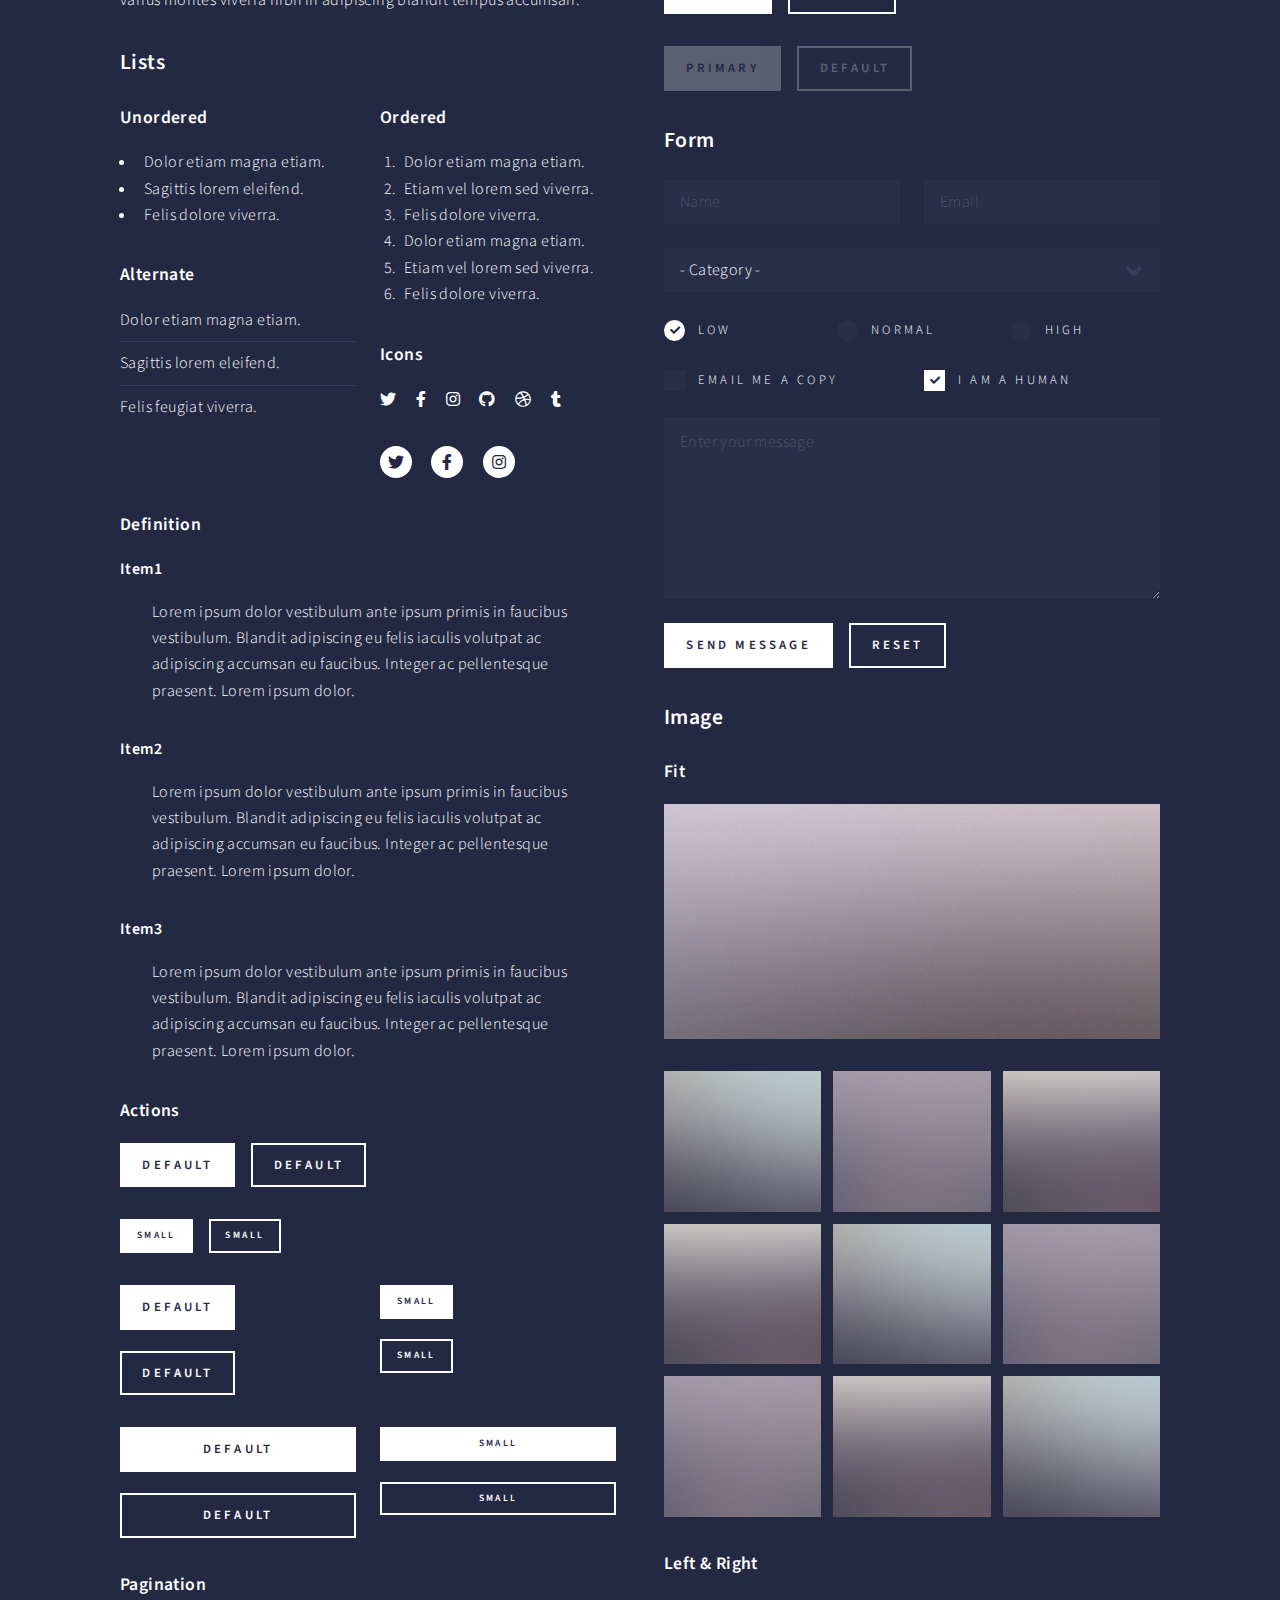
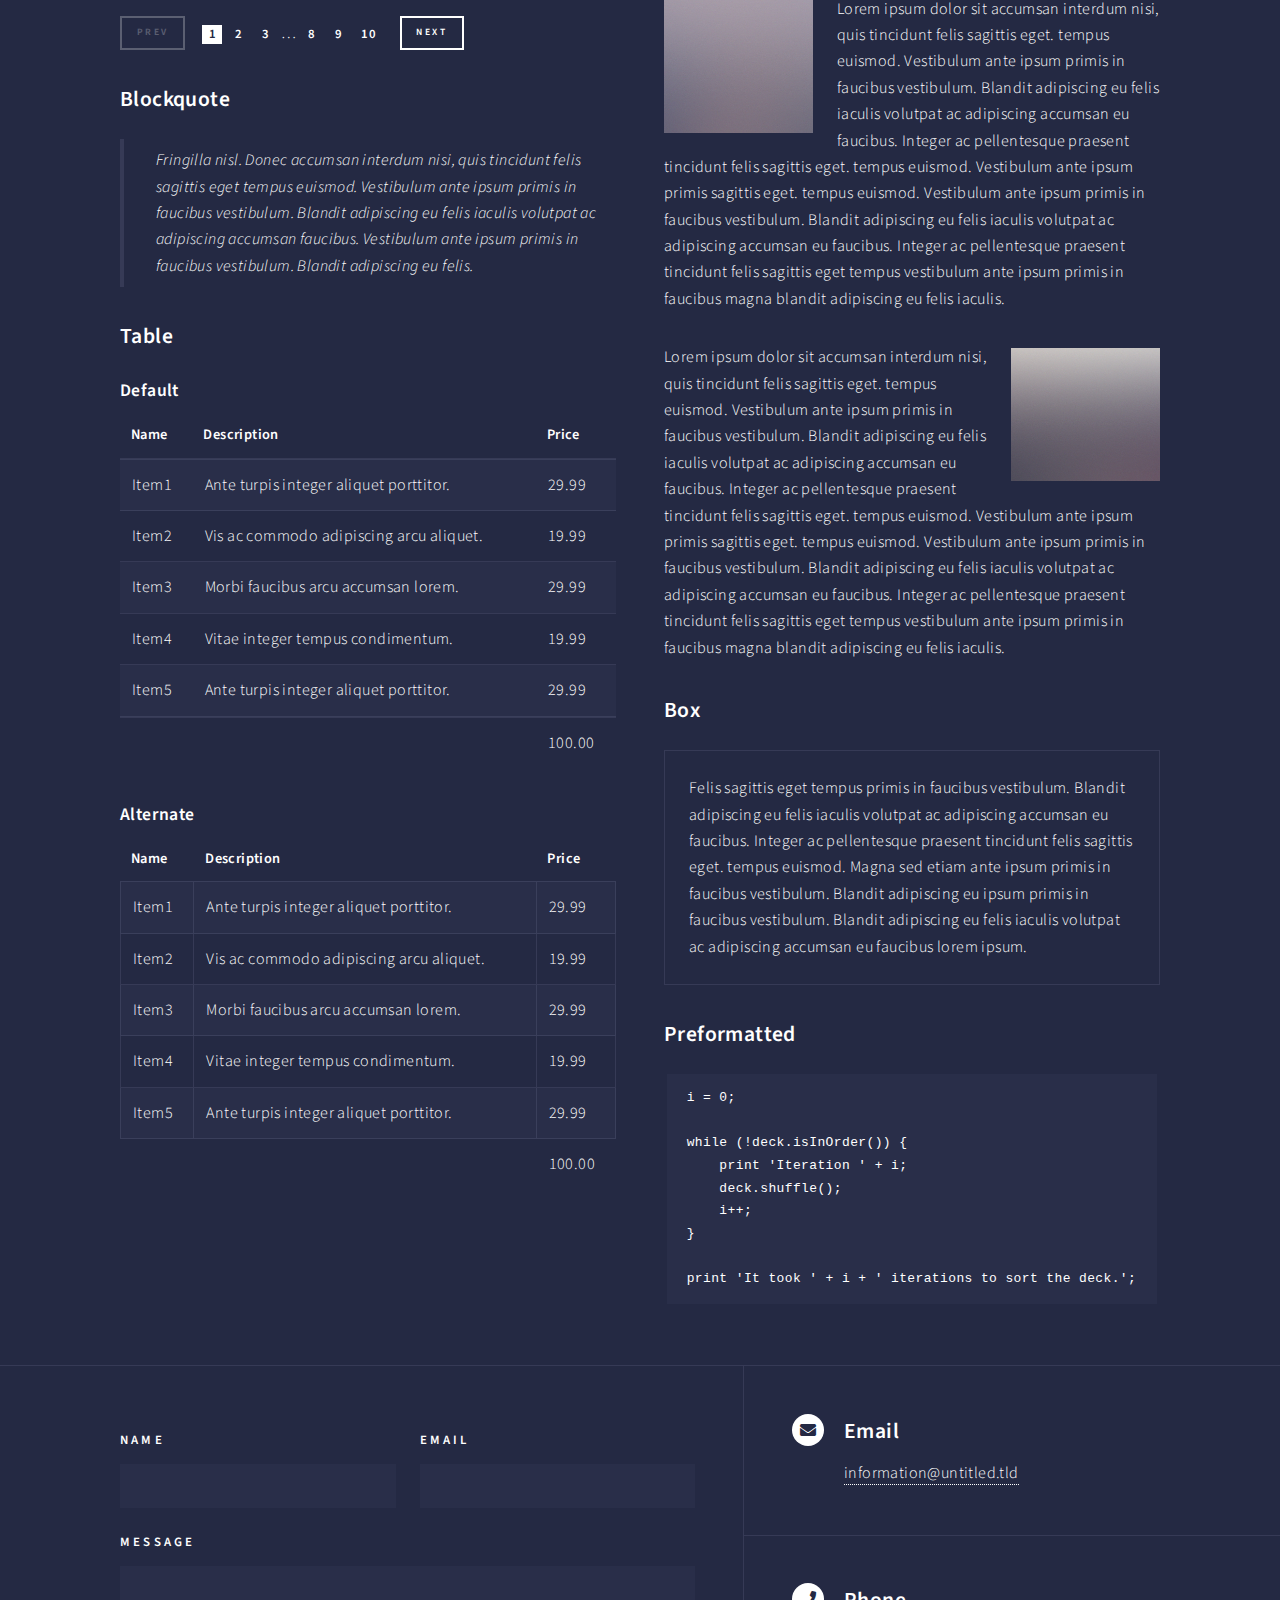
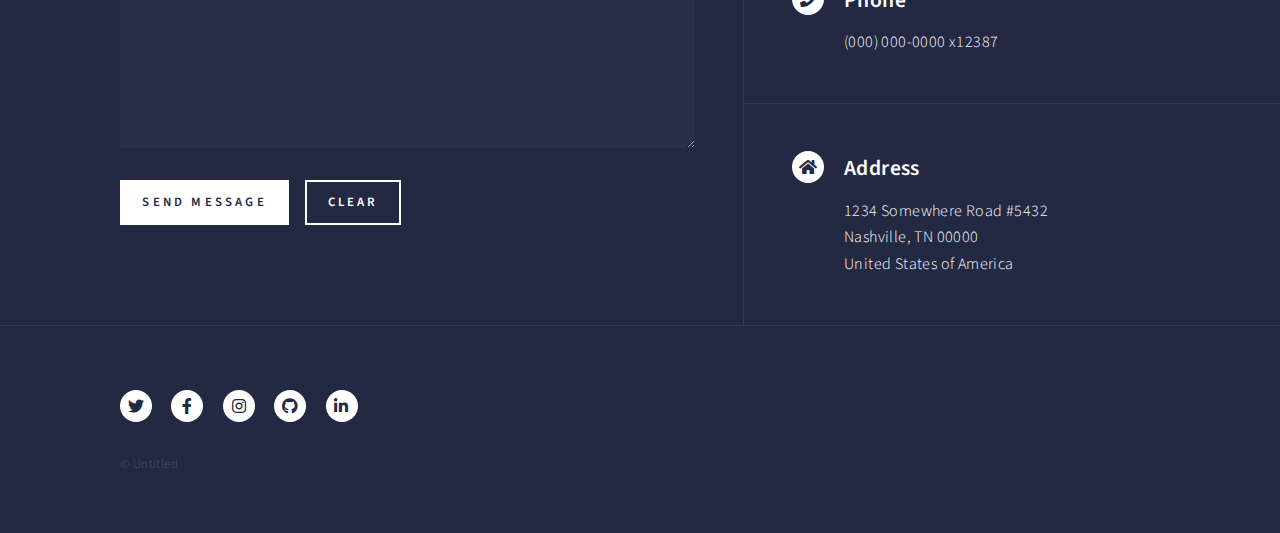
<file: elements.html>
<!DOCTYPE HTML>
<!--
	Forty by Pixelarity
	pixelarity.com | hello@pixelarity.com
	License: pixelarity.com/license
-->
<html>
	<head>
		<title>Untitled</title>
		<meta charset="utf-8" />
		<meta name="viewport" content="width=device-width, initial-scale=1, user-scalable=no" />
		<link rel="stylesheet" href="assets/css/main.css" />
		<noscript><link rel="stylesheet" href="assets/css/noscript.css" /></noscript>
	</head>
	<body class="is-preload">

		<!-- Wrapper -->
			<div id="wrapper">

				<!-- Header -->
					<header id="header">
						<a href="index.html" class="logo"><strong>Forty</strong> <span>by Pixelarity</span></a>
						<nav>
							<a href="#menu">Menu</a>
						</nav>
					</header>

				<!-- Menu -->
					<nav id="menu">
						<ul class="links">
							<li><a href="index.html">Home</a></li>
							<li><a href="landing.html">Landing</a></li>
							<li><a href="generic.html">Generic</a></li>
							<li><a href="elements.html">Elements</a></li>
						</ul>
						<ul class="actions stacked">
							<li><a href="#" class="button primary fit">Get Started</a></li>
							<li><a href="#" class="button fit">Log In</a></li>
						</ul>
					</nav>

				<!-- Main -->
					<div id="main" class="alt">

						<!-- One -->
							<section id="one">
								<div class="inner">
									<header class="major">
										<h1>Elements</h1>
									</header>

									<!-- Content -->
										<h2 id="content">Sample Content</h2>
										<p>Praesent ac adipiscing ullamcorper semper ut amet ac risus. Lorem sapien ut odio odio nunc. Ac adipiscing nibh porttitor erat risus justo adipiscing adipiscing amet placerat accumsan. Vis. Faucibus odio magna tempus adipiscing a non. In mi primis arcu ut non accumsan vivamus ac blandit adipiscing adipiscing arcu metus praesent turpis eu ac lacinia nunc ac commodo gravida adipiscing eget accumsan ac nunc adipiscing adipiscing.</p>
										<div class="row">
											<div class="col-6 col-12-small">
												<h3>Sem turpis amet semper</h3>
												<p>Nunc lacinia ante nunc ac lobortis. Interdum adipiscing gravida odio porttitor sem non mi integer non faucibus ornare mi ut ante amet placerat aliquet. Volutpat commodo eu sed ante lacinia. Sapien a lorem in integer ornare praesent commodo adipiscing arcu in massa commodo lorem accumsan at odio massa ac ac. Semper adipiscing varius montes viverra nibh in adipiscing blandit tempus accumsan.</p>
											</div>
											<div class="col-6 col-12-small">
												<h3>Magna odio tempus commodo</h3>
												<p>In arcu accumsan arcu adipiscing accumsan orci ac. Felis id enim aliquet. Accumsan ac integer lobortis commodo ornare aliquet accumsan erat tempus amet porttitor. Ante commodo blandit adipiscing integer semper orci eget. Faucibus commodo adipiscing mi eu nullam accumsan morbi arcu ornare odio mi adipiscing nascetur lacus ac interdum morbi accumsan vis mi accumsan ac praesent.</p>
											</div>
											<!-- Break -->
											<div class="col-4 col-12-medium">
												<h3>Interdum sapien gravida</h3>
												<p>Nunc lacinia ante nunc ac lobortis. Interdum adipiscing gravida odio porttitor sem non mi integer non faucibus ornare mi ut ante amet placerat aliquet. Volutpat eu sed ante lacinia sapien lorem accumsan varius montes viverra nibh in adipiscing blandit tempus accumsan.</p>
											</div>
											<div class="col-4 col-12-medium">
												<h3>Faucibus consequat lorem</h3>
												<p>Nunc lacinia ante nunc ac lobortis. Interdum adipiscing gravida odio porttitor sem non mi integer non faucibus ornare mi ut ante amet placerat aliquet. Volutpat eu sed ante lacinia sapien lorem accumsan varius montes viverra nibh in adipiscing blandit tempus accumsan.</p>
											</div>
											<div class="col-4 col-12-medium">
												<h3>Accumsan montes viverra</h3>
												<p>Nunc lacinia ante nunc ac lobortis. Interdum adipiscing gravida odio porttitor sem non mi integer non faucibus ornare mi ut ante amet placerat aliquet. Volutpat eu sed ante lacinia sapien lorem accumsan varius montes viverra nibh in adipiscing blandit tempus accumsan.</p>
											</div>
										</div>

									<hr class="major" />

									<!-- Elements -->
										<h2 id="elements">Elements</h2>
										<div class="row gtr-200">
											<div class="col-6 col-12-medium">

												<!-- Text stuff -->
													<h3>Text</h3>
													<p>This is <b>bold</b> and this is <strong>strong</strong>. This is <i>italic</i> and this is <em>emphasized</em>.
													This is <sup>superscript</sup> text and this is <sub>subscript</sub> text.
													This is <u>underlined</u> and this is code: <code>for (;;) { ... }</code>.
													Finally, this is a <a href="#">link</a>.</p>
													<hr />
													<h2>Heading Level 2</h2>
													<h3>Heading Level 3</h3>
													<h4>Heading Level 4</h4>
													<hr />
													<p>Nunc lacinia ante nunc ac lobortis. Interdum adipiscing gravida odio porttitor sem non mi integer non faucibus ornare mi ut ante amet placerat aliquet. Volutpat eu sed ante lacinia sapien lorem accumsan varius montes viverra nibh in adipiscing blandit tempus accumsan.</p>

												<!-- Lists -->
													<h3>Lists</h3>
													<div class="row">
														<div class="col-6 col-12-small">

															<h4>Unordered</h4>
															<ul>
																<li>Dolor etiam magna etiam.</li>
																<li>Sagittis lorem eleifend.</li>
																<li>Felis dolore viverra.</li>
															</ul>

															<h4>Alternate</h4>
															<ul class="alt">
																<li>Dolor etiam magna etiam.</li>
																<li>Sagittis lorem eleifend.</li>
																<li>Felis feugiat viverra.</li>
															</ul>

														</div>
														<div class="col-6 col-12-small">

															<h4>Ordered</h4>
															<ol>
																<li>Dolor etiam magna etiam.</li>
																<li>Etiam vel lorem sed viverra.</li>
																<li>Felis dolore viverra.</li>
																<li>Dolor etiam magna etiam.</li>
																<li>Etiam vel lorem sed viverra.</li>
																<li>Felis dolore viverra.</li>
															</ol>

															<h4>Icons</h4>
															<ul class="icons">
																<li><a href="#" class="icon brands fa-twitter"><span class="label">Twitter</span></a></li>
																<li><a href="#" class="icon brands fa-facebook-f"><span class="label">Facebook</span></a></li>
																<li><a href="#" class="icon brands fa-instagram"><span class="label">Instagram</span></a></li>
																<li><a href="#" class="icon brands fa-github"><span class="label">Github</span></a></li>
																<li><a href="#" class="icon brands fa-dribbble"><span class="label">Dribbble</span></a></li>
																<li><a href="#" class="icon brands fa-tumblr"><span class="label">Tumblr</span></a></li>
															</ul>
															<ul class="icons">
																<li><a href="#" class="icon brands alt fa-twitter"><span class="label">Twitter</span></a></li>
																<li><a href="#" class="icon brands alt fa-facebook-f"><span class="label">Facebook</span></a></li>
																<li><a href="#" class="icon brands alt fa-instagram"><span class="label">Instagram</span></a></li>
															</ul>

														</div>
													</div>
													<h4>Definition</h4>
													<dl>
														<dt>Item1</dt>
														<dd>
															<p>Lorem ipsum dolor vestibulum ante ipsum primis in faucibus vestibulum. Blandit adipiscing eu felis iaculis volutpat ac adipiscing accumsan eu faucibus. Integer ac pellentesque praesent. Lorem ipsum dolor.</p>
														</dd>
														<dt>Item2</dt>
														<dd>
															<p>Lorem ipsum dolor vestibulum ante ipsum primis in faucibus vestibulum. Blandit adipiscing eu felis iaculis volutpat ac adipiscing accumsan eu faucibus. Integer ac pellentesque praesent. Lorem ipsum dolor.</p>
														</dd>
														<dt>Item3</dt>
														<dd>
															<p>Lorem ipsum dolor vestibulum ante ipsum primis in faucibus vestibulum. Blandit adipiscing eu felis iaculis volutpat ac adipiscing accumsan eu faucibus. Integer ac pellentesque praesent. Lorem ipsum dolor.</p>
														</dd>
													</dl>

													<h4>Actions</h4>
													<ul class="actions">
														<li><a href="#" class="button primary">Default</a></li>
														<li><a href="#" class="button">Default</a></li>
													</ul>
													<ul class="actions small">
														<li><a href="#" class="button primary small">Small</a></li>
														<li><a href="#" class="button small">Small</a></li>
													</ul>
													<div class="row">
														<div class="col-6 col-12-small">
															<ul class="actions stacked">
																<li><a href="#" class="button primary">Default</a></li>
																<li><a href="#" class="button">Default</a></li>
															</ul>
														</div>
														<div class="col-6 col-12-small">
															<ul class="actions stacked">
																<li><a href="#" class="button primary small">Small</a></li>
																<li><a href="#" class="button small">Small</a></li>
															</ul>
														</div>
														<div class="col-6 col-12-small">
															<ul class="actions stacked">
																<li><a href="#" class="button primary fit">Default</a></li>
																<li><a href="#" class="button fit">Default</a></li>
															</ul>
														</div>
														<div class="col-6 col-12-small">
															<ul class="actions stacked">
																<li><a href="#" class="button primary small fit">Small</a></li>
																<li><a href="#" class="button small fit">Small</a></li>
															</ul>
														</div>
													</div>

													<h4>Pagination</h4>
													<ul class="pagination">
														<li><span class="button small disabled">Prev</span></li>
														<li><a href="#" class="page active">1</a></li>
														<li><a href="#" class="page">2</a></li>
														<li><a href="#" class="page">3</a></li>
														<li><span>&hellip;</span></li>
														<li><a href="#" class="page">8</a></li>
														<li><a href="#" class="page">9</a></li>
														<li><a href="#" class="page">10</a></li>
														<li><a href="#" class="button small">Next</a></li>
													</ul>

												<!-- Blockquote -->
													<h3>Blockquote</h3>
													<blockquote>Fringilla nisl. Donec accumsan interdum nisi, quis tincidunt felis sagittis eget tempus euismod. Vestibulum ante ipsum primis in faucibus vestibulum. Blandit adipiscing eu felis iaculis volutpat ac adipiscing accumsan faucibus. Vestibulum ante ipsum primis in faucibus vestibulum. Blandit adipiscing eu felis.</blockquote>

												<!-- Table -->
													<h3>Table</h3>

													<h4>Default</h4>
													<div class="table-wrapper">
														<table>
															<thead>
																<tr>
																	<th>Name</th>
																	<th>Description</th>
																	<th>Price</th>
																</tr>
															</thead>
															<tbody>
																<tr>
																	<td>Item1</td>
																	<td>Ante turpis integer aliquet porttitor.</td>
																	<td>29.99</td>
																</tr>
																<tr>
																	<td>Item2</td>
																	<td>Vis ac commodo adipiscing arcu aliquet.</td>
																	<td>19.99</td>
																</tr>
																<tr>
																	<td>Item3</td>
																	<td> Morbi faucibus arcu accumsan lorem.</td>
																	<td>29.99</td>
																</tr>
																<tr>
																	<td>Item4</td>
																	<td>Vitae integer tempus condimentum.</td>
																	<td>19.99</td>
																</tr>
																<tr>
																	<td>Item5</td>
																	<td>Ante turpis integer aliquet porttitor.</td>
																	<td>29.99</td>
																</tr>
															</tbody>
															<tfoot>
																<tr>
																	<td colspan="2"></td>
																	<td>100.00</td>
																</tr>
															</tfoot>
														</table>
													</div>

													<h4>Alternate</h4>
													<div class="table-wrapper">
														<table class="alt">
															<thead>
																<tr>
																	<th>Name</th>
																	<th>Description</th>
																	<th>Price</th>
																</tr>
															</thead>
															<tbody>
																<tr>
																	<td>Item1</td>
																	<td>Ante turpis integer aliquet porttitor.</td>
																	<td>29.99</td>
																</tr>
																<tr>
																	<td>Item2</td>
																	<td>Vis ac commodo adipiscing arcu aliquet.</td>
																	<td>19.99</td>
																</tr>
																<tr>
																	<td>Item3</td>
																	<td> Morbi faucibus arcu accumsan lorem.</td>
																	<td>29.99</td>
																</tr>
																<tr>
																	<td>Item4</td>
																	<td>Vitae integer tempus condimentum.</td>
																	<td>19.99</td>
																</tr>
																<tr>
																	<td>Item5</td>
																	<td>Ante turpis integer aliquet porttitor.</td>
																	<td>29.99</td>
																</tr>
															</tbody>
															<tfoot>
																<tr>
																	<td colspan="2"></td>
																	<td>100.00</td>
																</tr>
															</tfoot>
														</table>
													</div>

											</div>
											<div class="col-6 col-12-medium">

												<!-- Buttons -->
													<h3>Buttons</h3>
													<ul class="actions">
														<li><a href="#" class="button primary">Primary</a></li>
														<li><a href="#" class="button">Default</a></li>
													</ul>
													<div class="row">
														<div class="col-6 col-12-xsmall">
															<ul class="actions stacked">
																<li><a href="#" class="button large">Large</a></li>
																<li><a href="#" class="button">Default</a></li>
																<li><a href="#" class="button small">Small</a></li>
															</ul>
														</div>
														<div class="col-6 col-12-xsmall">
															<ul class="actions stacked">
																<li><a href="#" class="button primary large">Large</a></li>
																<li><a href="#" class="button primary">Default</a></li>
																<li><a href="#" class="button primary small">Small</a></li>
															</ul>
														</div>
													</div>
													<ul class="actions fit">
														<li><a href="#" class="button primary fit">Fit</a></li>
														<li><a href="#" class="button fit">Fit</a></li>
													</ul>
													<ul class="actions fit small">
														<li><a href="#" class="button primary fit small">Fit + Small</a></li>
														<li><a href="#" class="button fit small">Fit + Small</a></li>
													</ul>
													<ul class="actions">
														<li><a href="#" class="button primary icon solid fa-search">Icon</a></li>
														<li><a href="#" class="button icon solid fa-download">Icon</a></li>
													</ul>
													<ul class="actions">
														<li><span class="button primary disabled">Primary</span></li>
														<li><span class="button disabled">Default</span></li>
													</ul>

												<!-- Form -->
													<h3>Form</h3>

													<form method="post" action="#">
														<div class="row gtr-uniform">
															<div class="col-6 col-12-xsmall">
																<input type="text" name="demo-name" id="demo-name" value="" placeholder="Name" />
															</div>
															<div class="col-6 col-12-xsmall">
																<input type="email" name="demo-email" id="demo-email" value="" placeholder="Email" />
															</div>
															<!-- Break -->
															<div class="col-12">
																<select name="demo-category" id="demo-category">
																	<option value="">- Category -</option>
																	<option value="1">Manufacturing</option>
																	<option value="1">Shipping</option>
																	<option value="1">Administration</option>
																	<option value="1">Human Resources</option>
																</select>
															</div>
															<!-- Break -->
															<div class="col-4 col-12-small">
																<input type="radio" id="demo-priority-low" name="demo-priority" checked>
																<label for="demo-priority-low">Low</label>
															</div>
															<div class="col-4 col-12-small">
																<input type="radio" id="demo-priority-normal" name="demo-priority">
																<label for="demo-priority-normal">Normal</label>
															</div>
															<div class="col-4 col-12-small">
																<input type="radio" id="demo-priority-high" name="demo-priority">
																<label for="demo-priority-high">High</label>
															</div>
															<!-- Break -->
															<div class="col-6 col-12-small">
																<input type="checkbox" id="demo-copy" name="demo-copy">
																<label for="demo-copy">Email me a copy</label>
															</div>
															<div class="col-6 col-12-small">
																<input type="checkbox" id="demo-human" name="demo-human" checked>
																<label for="demo-human">I am a human</label>
															</div>
															<!-- Break -->
															<div class="col-12">
																<textarea name="demo-message" id="demo-message" placeholder="Enter your message" rows="6"></textarea>
															</div>
															<!-- Break -->
															<div class="col-12">
																<ul class="actions">
																	<li><input type="submit" value="Send Message" class="primary" /></li>
																	<li><input type="reset" value="Reset" /></li>
																</ul>
															</div>
														</div>
													</form>

												<!-- Image -->
													<h3>Image</h3>

													<h4>Fit</h4>
													<span class="image fit"><img src="images/pic03.jpg" alt="" /></span>
													<div class="box alt">
														<div class="row gtr-50 gtr-uniform">
															<div class="col-4"><span class="image fit"><img src="images/pic08.jpg" alt="" /></span></div>
															<div class="col-4"><span class="image fit"><img src="images/pic09.jpg" alt="" /></span></div>
															<div class="col-4"><span class="image fit"><img src="images/pic10.jpg" alt="" /></span></div>
															<!-- Break -->
															<div class="col-4"><span class="image fit"><img src="images/pic10.jpg" alt="" /></span></div>
															<div class="col-4"><span class="image fit"><img src="images/pic08.jpg" alt="" /></span></div>
															<div class="col-4"><span class="image fit"><img src="images/pic09.jpg" alt="" /></span></div>
															<!-- Break -->
															<div class="col-4"><span class="image fit"><img src="images/pic09.jpg" alt="" /></span></div>
															<div class="col-4"><span class="image fit"><img src="images/pic10.jpg" alt="" /></span></div>
															<div class="col-4"><span class="image fit"><img src="images/pic08.jpg" alt="" /></span></div>
														</div>
													</div>

													<h4>Left &amp; Right</h4>
													<p><span class="image left"><img src="images/pic09.jpg" alt="" /></span>Lorem ipsum dolor sit accumsan interdum nisi, quis tincidunt felis sagittis eget. tempus euismod. Vestibulum ante ipsum primis in faucibus vestibulum. Blandit adipiscing eu felis iaculis volutpat ac adipiscing accumsan eu faucibus. Integer ac pellentesque praesent tincidunt felis sagittis eget. tempus euismod. Vestibulum ante ipsum primis sagittis eget. tempus euismod. Vestibulum ante ipsum primis in faucibus vestibulum. Blandit adipiscing eu felis iaculis volutpat ac adipiscing accumsan eu faucibus. Integer ac pellentesque praesent tincidunt felis sagittis eget tempus vestibulum ante ipsum primis in faucibus magna blandit adipiscing eu felis iaculis.</p>
													<p><span class="image right"><img src="images/pic10.jpg" alt="" /></span>Lorem ipsum dolor sit accumsan interdum nisi, quis tincidunt felis sagittis eget. tempus euismod. Vestibulum ante ipsum primis in faucibus vestibulum. Blandit adipiscing eu felis iaculis volutpat ac adipiscing accumsan eu faucibus. Integer ac pellentesque praesent tincidunt felis sagittis eget. tempus euismod. Vestibulum ante ipsum primis sagittis eget. tempus euismod. Vestibulum ante ipsum primis in faucibus vestibulum. Blandit adipiscing eu felis iaculis volutpat ac adipiscing accumsan eu faucibus. Integer ac pellentesque praesent tincidunt felis sagittis eget tempus vestibulum ante ipsum primis in faucibus magna blandit adipiscing eu felis iaculis.</p>

												<!-- Box -->
													<h3>Box</h3>
													<div class="box">
														<p>Felis sagittis eget tempus primis in faucibus vestibulum. Blandit adipiscing eu felis iaculis volutpat ac adipiscing accumsan eu faucibus. Integer ac pellentesque praesent tincidunt felis sagittis eget. tempus euismod. Magna sed etiam ante ipsum primis in faucibus vestibulum. Blandit adipiscing eu ipsum primis in faucibus vestibulum. Blandit adipiscing eu felis iaculis volutpat ac adipiscing accumsan eu faucibus lorem ipsum.</p>
													</div>

												<!-- Preformatted Code -->
													<h3>Preformatted</h3>
													<pre><code>i = 0;

while (!deck.isInOrder()) {
    print 'Iteration ' + i;
    deck.shuffle();
    i++;
}

print 'It took ' + i + ' iterations to sort the deck.';
</code></pre>

											</div>
										</div>

								</div>
							</section>

					</div>

				<!-- Contact -->
					<section id="contact">
						<div class="inner">
							<section>
								<form method="post" action="#">
									<div class="fields">
										<div class="field half">
											<label for="name">Name</label>
											<input type="text" name="name" id="name" />
										</div>
										<div class="field half">
											<label for="email">Email</label>
											<input type="text" name="email" id="email" />
										</div>
										<div class="field">
											<label for="message">Message</label>
											<textarea name="message" id="message" rows="6"></textarea>
										</div>
									</div>
									<ul class="actions">
										<li><input type="submit" value="Send Message" class="primary" /></li>
										<li><input type="reset" value="Clear" /></li>
									</ul>
								</form>
							</section>
							<section class="split">
								<section>
									<div class="contact-method">
										<span class="icon solid alt fa-envelope"></span>
										<h3>Email</h3>
										<a href="#">information@untitled.tld</a>
									</div>
								</section>
								<section>
									<div class="contact-method">
										<span class="icon solid alt fa-phone"></span>
										<h3>Phone</h3>
										<span>(000) 000-0000 x12387</span>
									</div>
								</section>
								<section>
									<div class="contact-method">
										<span class="icon solid alt fa-home"></span>
										<h3>Address</h3>
										<span>1234 Somewhere Road #5432<br />
										Nashville, TN 00000<br />
										United States of America</span>
									</div>
								</section>
							</section>
						</div>
					</section>

				<!-- Footer -->
					<footer id="footer">
						<div class="inner">
							<ul class="icons">
								<li><a href="#" class="icon brands alt fa-twitter"><span class="label">Twitter</span></a></li>
								<li><a href="#" class="icon brands alt fa-facebook-f"><span class="label">Facebook</span></a></li>
								<li><a href="#" class="icon brands alt fa-instagram"><span class="label">Instagram</span></a></li>
								<li><a href="#" class="icon brands alt fa-github"><span class="label">GitHub</span></a></li>
								<li><a href="#" class="icon brands alt fa-linkedin-in"><span class="label">LinkedIn</span></a></li>
							</ul>
							<ul class="copyright">
								<li>&copy; Untitled</li>
							</ul>
						</div>
					</footer>

			</div>

		<!-- Scripts -->
			<script src="assets/js/jquery.min.js"></script>
			<script src="assets/js/jquery.scrolly.min.js"></script>
			<script src="assets/js/jquery.scrollex.min.js"></script>
			<script src="assets/js/browser.min.js"></script>
			<script src="assets/js/breakpoints.min.js"></script>
			<script src="assets/js/util.js"></script>
			<script src="assets/js/main.js"></script>

	</body>
</html>
</file>
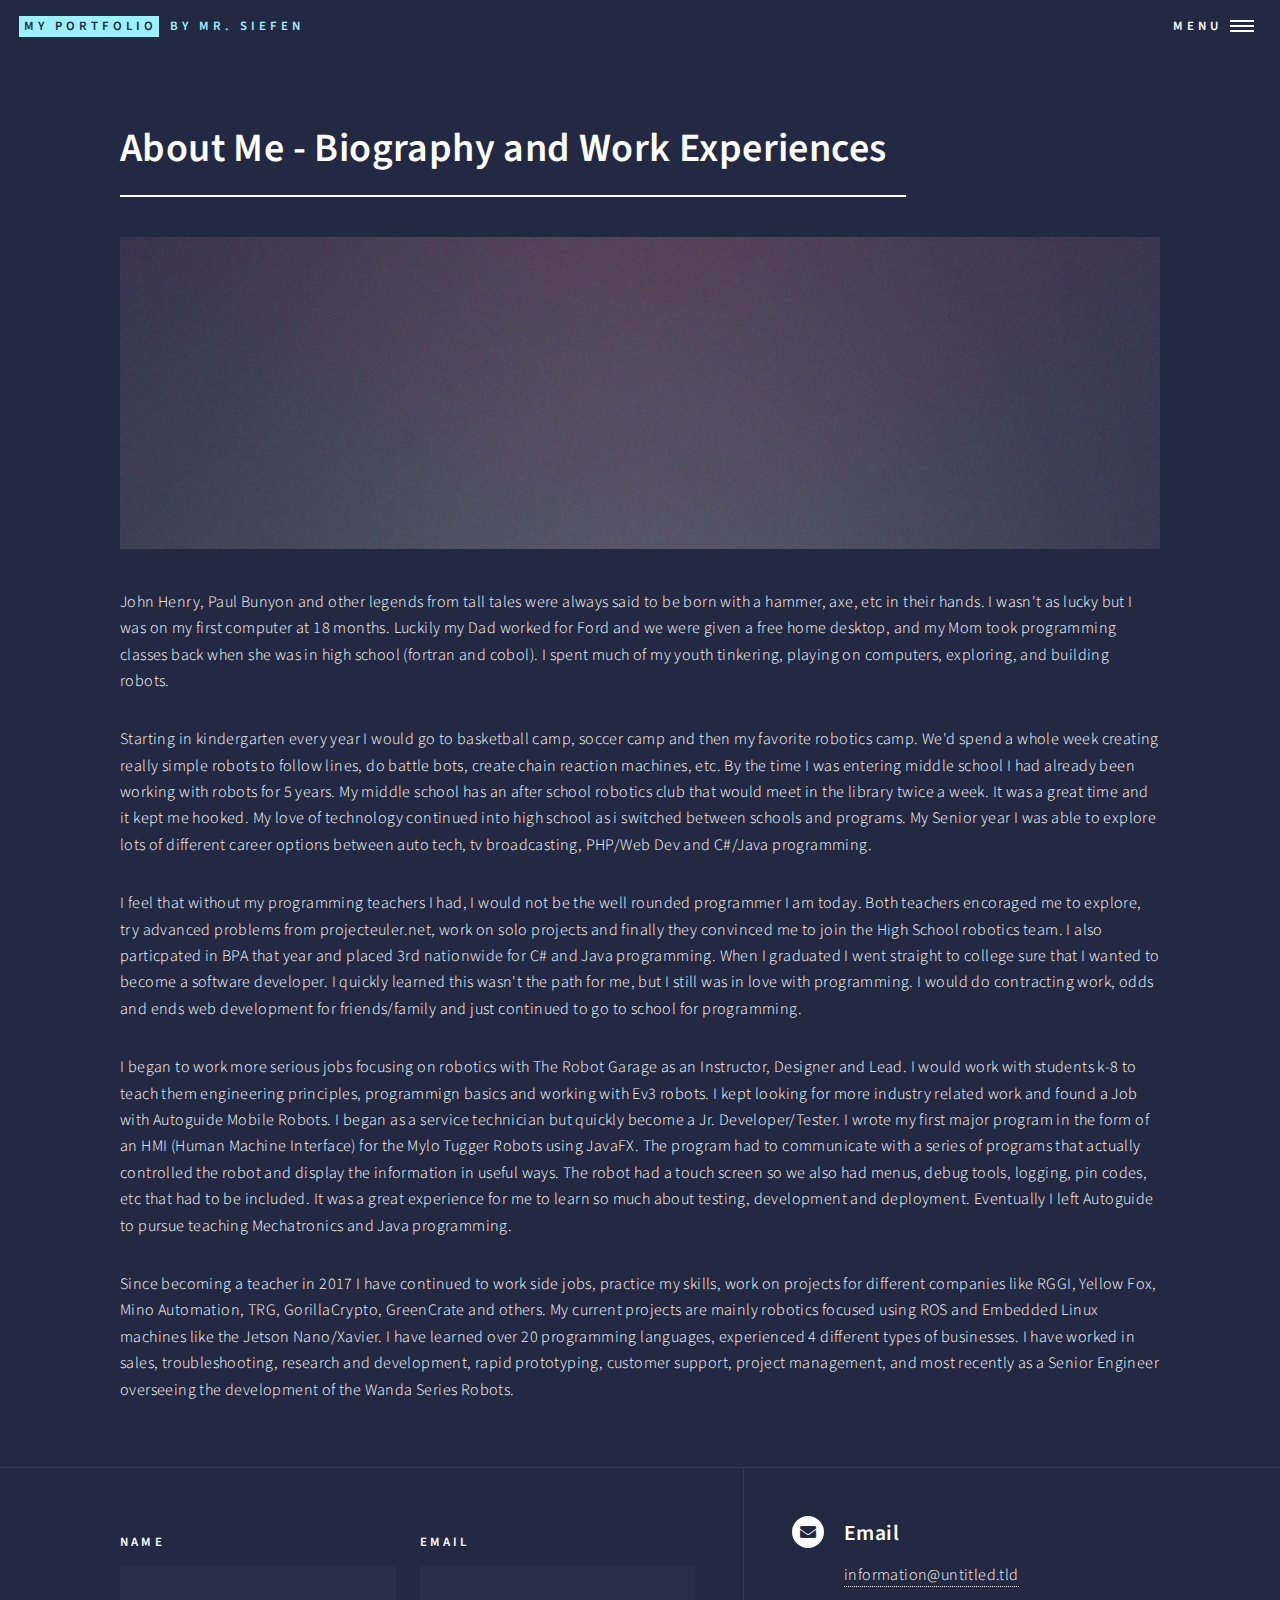
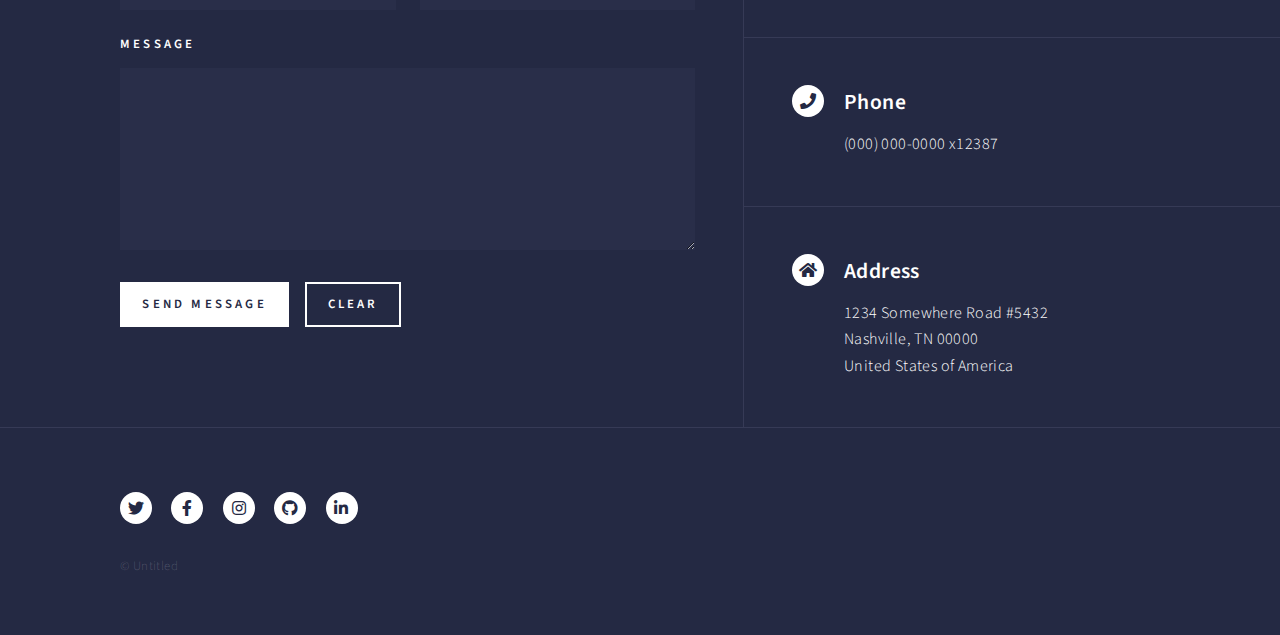
<file: generic.html>
<!DOCTYPE HTML>
<!--
	Forty by Pixelarity
	pixelarity.com | hello@pixelarity.com
	License: pixelarity.com/license
-->
<html>
	<head>
		<title>My Portfolio</title>
		<meta charset="utf-8" />
		<meta name="viewport" content="width=device-width, initial-scale=1, user-scalable=no" />
		<link rel="stylesheet" href="assets/css/main.css" />
		<noscript><link rel="stylesheet" href="assets/css/noscript.css" /></noscript>
	</head>
	<body class="is-preload">
		<!-- Wrapper -->
			<div id="wrapper">
				<!-- Header -->
					<header id="header" class="alt">
						<a href="index.html" class="logo"><strong>My Portfolio</strong> <span>by Mr. Siefen</span></a>
						<nav>
							<a href="#menu">Menu</a>
						</nav>
					</header>
				<!-- Menu -->
					<nav id="menu">
						<ul class="links">
							<li><a href="index.html">Home</a></li>
							<li><a href="landing.html">Landing</a></li>
							<li><a href="generic.html">Generic</a></li>
							<li><a href="elements.html">Elements</a></li>
						</ul>
						<ul class="actions stacked">
							<li><a href="#" class="button primary fit">Get Started</a></li>
							<li><a href="#" class="button fit">Log In</a></li>
						</ul>
					</nav>

				<!-- Main -->
					<div id="main" class="alt">

						<!-- One -->
							<section id="one">
								<div class="inner">
									<header class="major">
										<h1>About Me - Biography and Work Experiences</h1>
									</header>
									<span class="image main"><img src="images/pic11.jpg" alt="" /></span>
									<p>John Henry, Paul Bunyon and other legends from tall tales were always said to be born with a hammer, axe, etc in their hands. I wasn't as lucky but I was on my first computer at 18 months. Luckily my Dad worked for Ford and we were given a free home desktop, and my Mom took programming classes back when she was in high school (fortran and cobol). I spent much of my youth tinkering, playing on computers, exploring, and building robots.</p>
									<p>Starting in kindergarten every year I would go to basketball camp, soccer camp and then my favorite robotics camp. We'd spend a whole week creating really simple robots to follow lines, do battle bots, create chain reaction machines, etc. By the time I was entering middle school I had already been working with robots for 5 years. My middle school has an after school robotics club that would meet in the library twice a week. It was a great time and it kept me hooked. My love of technology continued into high school as i switched between schools and programs. My Senior year I was able to explore lots of different career options between auto tech, tv broadcasting, PHP/Web Dev and C#/Java programming.</p>
									<p>I feel that without my programming teachers I had, I would not be the well rounded programmer I am today. Both teachers encoraged me to explore, try advanced problems from projecteuler.net, work on solo projects and finally they convinced me to join the High School robotics team. I also particpated in BPA that year and placed 3rd nationwide for C# and Java programming. When I graduated I went straight to college sure that I wanted to become a software developer. I quickly learned this wasn't the path for me, but I still was in love with programming. I would do contracting work, odds and ends web development for friends/family and just continued to go to school for programming.</p>
									<p>I began to work more serious jobs focusing on robotics with The Robot Garage as an Instructor, Designer and Lead. I would work with students k-8 to teach them engineering principles, programmign basics and working with Ev3 robots. I kept looking for more industry related work and found a Job with Autoguide Mobile Robots. I began as a service technician but quickly become a Jr. Developer/Tester. I wrote my first major program in the form of an HMI (Human Machine Interface) for the Mylo Tugger Robots using JavaFX. The program had to communicate with a series of programs that actually controlled the robot and display the information in useful ways. The robot had a touch screen so we also had menus, debug tools, logging, pin codes, etc that had to be included. It was a great experience for me to learn so much about testing, development and deployment. Eventually I left Autoguide to pursue teaching Mechatronics and Java programming.</p>
									<p>Since becoming a teacher in 2017 I have continued to work side jobs, practice my skills, work on projects for different companies like RGGI, Yellow Fox, Mino Automation, TRG, GorillaCrypto, GreenCrate and others. My current projects are mainly robotics focused using ROS and Embedded Linux machines like the Jetson Nano/Xavier. I have learned over 20 programming languages, experienced 4 different types of businesses. I have worked in sales, troubleshooting, research and development, rapid prototyping, customer support, project management, and most recently as a Senior Engineer overseeing the development of the Wanda Series Robots.</p>
								</div>
							</section>

					</div>

				<!-- Contact -->
					<section id="contact">
						<div class="inner">
							<section>
								<form method="post" action="#">
									<div class="fields">
										<div class="field half">
											<label for="name">Name</label>
											<input type="text" name="name" id="name" />
										</div>
										<div class="field half">
											<label for="email">Email</label>
											<input type="text" name="email" id="email" />
										</div>
										<div class="field">
											<label for="message">Message</label>
											<textarea name="message" id="message" rows="6"></textarea>
										</div>
									</div>
									<ul class="actions">
										<li><input type="submit" value="Send Message" class="primary" /></li>
										<li><input type="reset" value="Clear" /></li>
									</ul>
								</form>
							</section>
							<section class="split">
								<section>
									<div class="contact-method">
										<span class="icon solid alt fa-envelope"></span>
										<h3>Email</h3>
										<a href="#">information@untitled.tld</a>
									</div>
								</section>
								<section>
									<div class="contact-method">
										<span class="icon solid alt fa-phone"></span>
										<h3>Phone</h3>
										<span>(000) 000-0000 x12387</span>
									</div>
								</section>
								<section>
									<div class="contact-method">
										<span class="icon solid alt fa-home"></span>
										<h3>Address</h3>
										<span>1234 Somewhere Road #5432<br />
										Nashville, TN 00000<br />
										United States of America</span>
									</div>
								</section>
							</section>
						</div>
					</section>

				<!-- Footer -->
					<footer id="footer">
						<div class="inner">
							<ul class="icons">
								<li><a href="#" class="icon brands alt fa-twitter"><span class="label">Twitter</span></a></li>
								<li><a href="#" class="icon brands alt fa-facebook-f"><span class="label">Facebook</span></a></li>
								<li><a href="#" class="icon brands alt fa-instagram"><span class="label">Instagram</span></a></li>
								<li><a href="#" class="icon brands alt fa-github"><span class="label">GitHub</span></a></li>
								<li><a href="#" class="icon brands alt fa-linkedin-in"><span class="label">LinkedIn</span></a></li>
							</ul>
							<ul class="copyright">
								<li>&copy; Untitled</li>
							</ul>
						</div>
					</footer>

			</div>

		<!-- Scripts -->
			<script src="assets/js/jquery.min.js"></script>
			<script src="assets/js/jquery.scrolly.min.js"></script>
			<script src="assets/js/jquery.scrollex.min.js"></script>
			<script src="assets/js/browser.min.js"></script>
			<script src="assets/js/breakpoints.min.js"></script>
			<script src="assets/js/util.js"></script>
			<script src="assets/js/main.js"></script>

	</body>
</html>
</file>
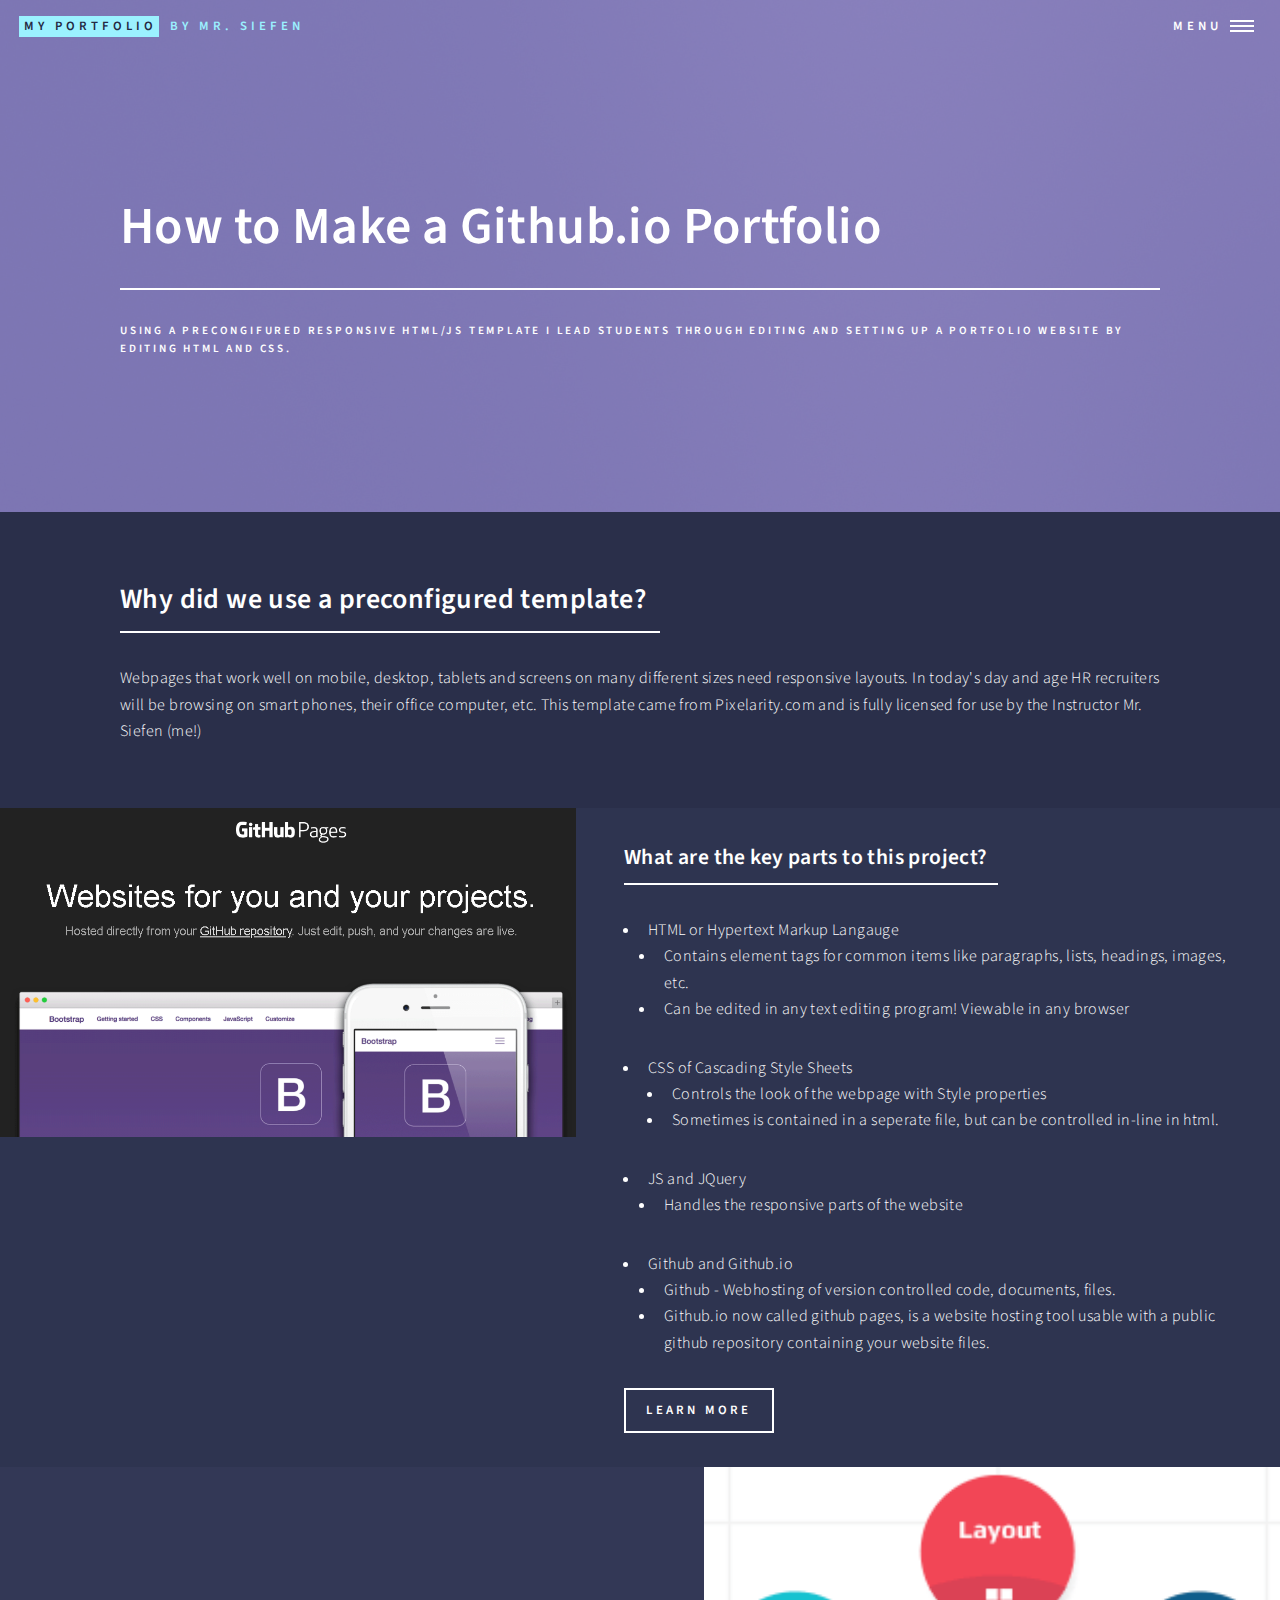
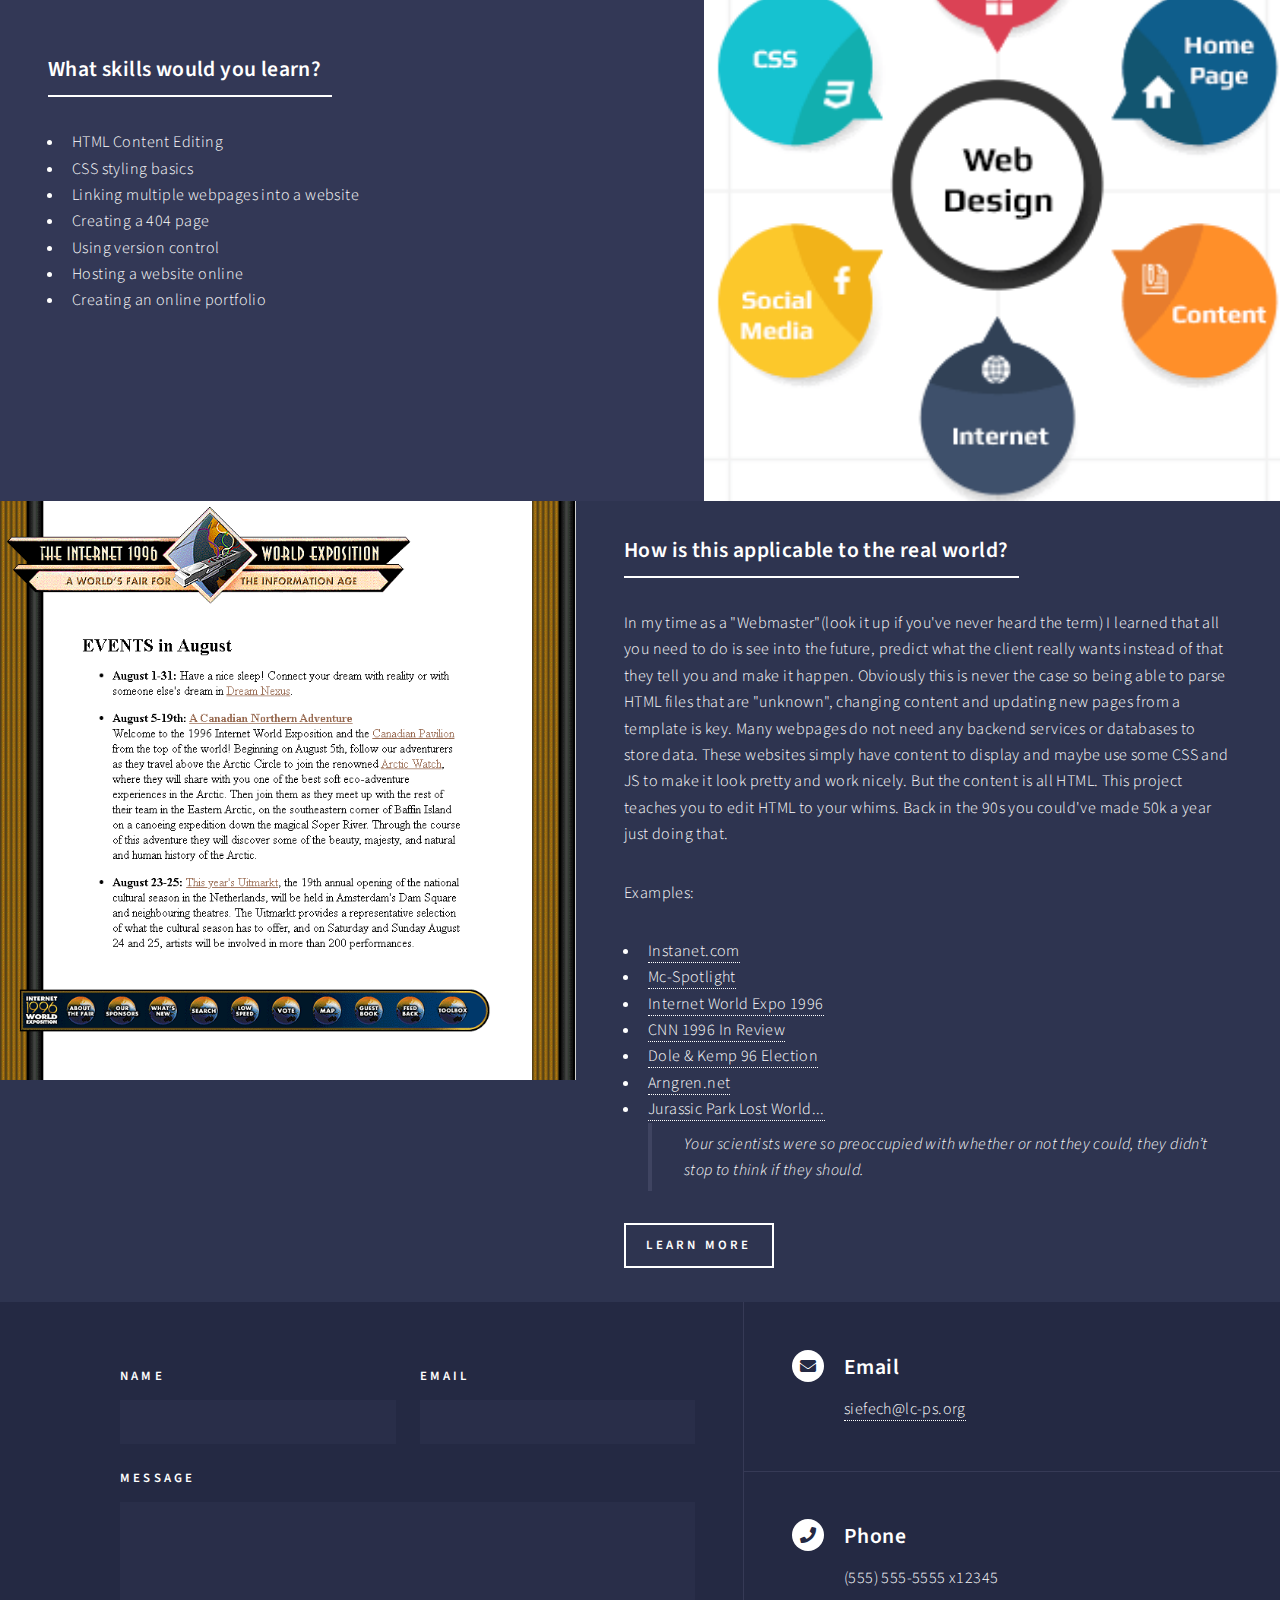
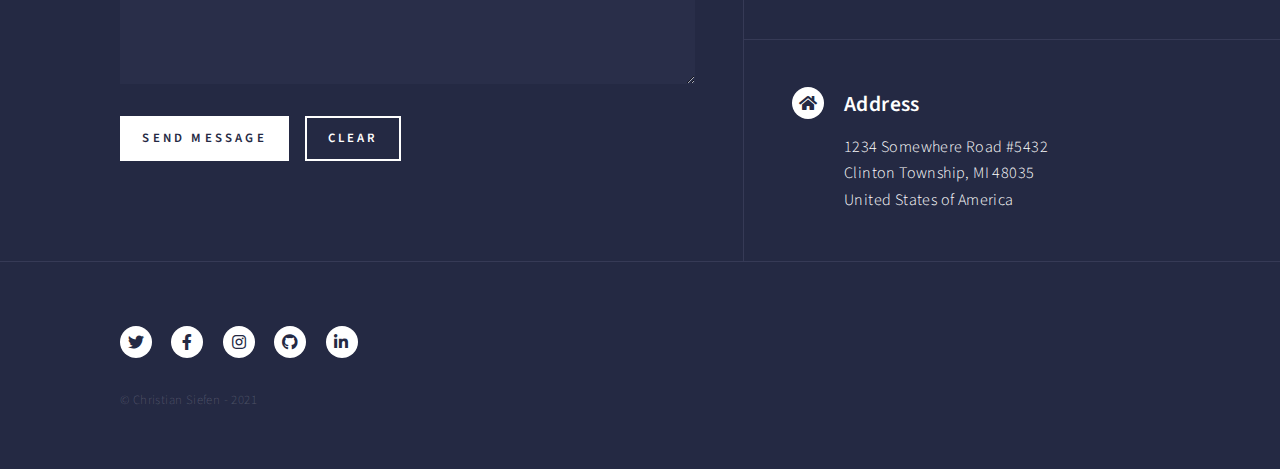
<file: landing.html>
<!DOCTYPE HTML>
<!--
	Forty by Pixelarity
	pixelarity.com | hello@pixelarity.com
	License: pixelarity.com/license
-->
<html>
	<head>
		<title>My Protfolio</title>
		<meta charset="utf-8" />
		<meta name="viewport" content="width=device-width, initial-scale=1, user-scalable=no" />
		<link rel="stylesheet" href="assets/css/main.css" />
		<noscript><link rel="stylesheet" href="assets/css/noscript.css" /></noscript>
	</head>
	<body class="is-preload">

		<!-- Wrapper -->
			<div id="wrapper">

				<!-- Header -->
				<!-- Note: The "styleN" class below should match that of the banner element. -->
					<header id="header" class="alt">
						<a href="index.html" class="logo"><strong>My Portfolio</strong> <span>by Mr. Siefen</span></a>
						<nav>
							<a href="#menu">Menu</a>
						</nav>
					</header>
				<!-- Menu -->
					<nav id="menu">
						<ul class="links">
							<li><a href="index.html">Home</a></li>
							<li><a href="landing.html">Landing</a></li>
							<li><a href="generic.html">Generic</a></li>
							<li><a href="elements.html">Elements</a></li>
						</ul>
						<ul class="actions stacked">
							<li><a href="#" class="button primary fit">Get Started</a></li>
							<li><a href="#" class="button fit">Log In</a></li>
						</ul>
					</nav>

				<!-- Banner -->
				<!-- Note: The "styleN" class below should match that of the header element. -->
					<section id="banner" class="style2">
						<div class="inner">
							<span class="image">
								<img src="images/pic07.jpg" alt="" />
							</span>
							<header class="major">
								<h1>How to Make a Github.io Portfolio</h1>
							</header>
							<div class="content">
								<p>Using a precongifured responsive HTML/JS template I lead students through editing and setting up a portfolio website by editing HTML and CSS.</p>
							</div>
						</div>
					</section>

				<!-- Main -->
					<div id="main">

						<!-- One -->
							<section id="one">
								<div class="inner">
									<header class="major">
										<h2>Why did we use a preconfigured template?</h2>
									</header>
									<p>Webpages that work well on mobile, desktop, tablets and screens on many different sizes need responsive layouts. In today's day and age HR recruiters will be browsing on smart phones, their office computer, etc. This template came from Pixelarity.com and is fully licensed for use by the Instructor Mr. Siefen (me!)</p>
								</div>
							</section>

						<!-- Two -->
							<section id="two" class="spotlights">
								<section>
									<a href="generic.html" class="image">
										<img src="images/pages.PNG" alt="" data-position="center center" />
									</a>
									<div class="content">
										<div class="inner">
											<header class="major">
												<h3>What are the key parts to this project?</h3>
											</header>
											<ul>
											  <li>HTML or Hypertext Markup Langauge</li>
											  <ul>
											      <li>Contains element tags for common items like paragraphs, lists, headings, images, etc.</li>
											      <li>Can be edited in any text editing program! Viewable in any browser</li>
											    </ul>
											  <li>CSS of Cascading Style Sheets
											    <ul>
											      <li>Controls the look of the webpage with Style properties</li>
											      <li>Sometimes is contained in a seperate file, but can be controlled in-line in html.</li>
											    </ul>
											  <li>JS and JQuery</li>
											  <ul>
											      <li>Handles the responsive parts of the website</li>
											    </ul>
											  <li>Github and Github.io</li>
											  <ul>
											      <li>Github - Webhosting of version controlled code, documents, files.</li>
											      <li>Github.io now called github pages, is a website hosting tool usable with a public github repository containing your website files.</li>
											    </ul>
											</ul>
											<ul class="actions">
												<li><a href="https://pages.github.com/" class="button">Learn more</a></li>
											</ul>
										</div>
									</div>
								</section>
								<section>
									<a href="generic.html" class="image">
										<img src="images/webskills.png" alt="" data-position="top center" />
									</a>
									<div class="content">
										<div class="inner">
											<header class="major">
												<h3>What skills would you learn?</h3>
											</header>
											<ul>
												<li>HTML Content Editing</li>
												<li>CSS styling basics</li>
												<li>Linking multiple webpages into a website</li>
												<li>Creating a 404 page</li>
												<li>Using version control</li>
												<li>Hosting a website online</li>
												<li>Creating an online portfolio</li>
											</ul>
										</div>
									</div>
								</section>
								<section>
									<a href="generic.html" class="image">
										<img src="images/internet96.PNG" alt="" data-position="25% 25%" />
									</a>
									<div class="content">
										<div class="inner">
											<header class="major">
												<h3>How is this applicable to the real world?</h3>
											</header>
											<p>In my time as a "Webmaster"(look it up if you've never heard the term) I learned that all you need to do is see into the future, predict what the client really wants instead of that they tell you and make it happen. Obviously this is never the case so being able to parse HTML files that are "unknown", changing content and updating new pages from a template is key. Many webpages do not need any backend services or databases to store data. These websites simply have content to display and maybe use some CSS and JS to make it look pretty and work nicely. But the content is all HTML. This project teaches you to edit HTML to your whims. Back in the 90s you could've made 50k a year just doing that. </p>
											<p>Examples: </p>
											<ul>
												<li><a href="https://www.instanet.com/">Instanet.com</a></li>
												<li><a href="https://www.mcspotlight.org/index.shtml">Mc-Spotlight</a></li>
												<li><a href="https://park.org/main.html">Internet World Expo 1996</a></li>
												<li><a href="http://edition.cnn.com/EVENTS/1996/year.in.review/">CNN 1996 In Review</a></li>
												<li><a href="http://www.dolekemp96.org/main.htm">Dole & Kemp 96 Election</a></li>
												<li><a href="https://www.arngren.net/">Arngren.net</a></li>
												<li><a href="http://www.lost-world.com/ingen/index.html">Jurassic Park Lost World...</a><blockquote>Your scientists were so preoccupied with whether or not they could, they didn’t stop to think if they should.</blockquote></li>
											</ul>


											<ul class="actions">
												<li><a href="generic.html" class="button">Learn more</a></li>
											</ul>
										</div>
									</div>
								</section>
							</section>
					</div>

				<!-- Contact -->
					<section id="contact">
						<div class="inner">
							<section>
								<form method="post" action="#">
									<div class="fields">
										<div class="field half">
											<label for="name">Name</label>
											<input type="text" name="name" id="name" />
										</div>
										<div class="field half">
											<label for="email">Email</label>
											<input type="text" name="email" id="email" />
										</div>
										<div class="field">
											<label for="message">Message</label>
											<textarea name="message" id="message" rows="6"></textarea>
										</div>
									</div>
									<ul class="actions">
										<li><input type="submit" value="Send Message" class="primary" /></li>
										<li><input type="reset" value="Clear" /></li>
									</ul>
								</form>
							</section>
							<section class="split">
								<section>
									<div class="contact-method">
										<span class="icon solid alt fa-envelope"></span>
										<h3>Email</h3>
										<a href="mailto:siefech@lc-ps.org">siefech@lc-ps.org</a>
									</div>
								</section>
								<section>
									<div class="contact-method">
										<span class="icon solid alt fa-phone"></span>
										<h3>Phone</h3>
										<span>(555) 555-5555 x12345</span>
									</div>
								</section>
								<section>
									<div class="contact-method">
										<span class="icon solid alt fa-home"></span>
										<h3>Address</h3>
										<span>1234 Somewhere Road #5432<br />
										Clinton Township, MI 48035<br />
										United States of America</span>
									</div>
								</section>
							</section>
						</div>
					</section>
				<!-- Footer -->
					<footer id="footer">
						<div class="inner">
							<ul class="icons">
								<li><a href="#" class="icon brands alt fa-twitter"><span class="label">Twitter</span></a></li>
								<li><a href="#" class="icon brands alt fa-facebook-f"><span class="label">Facebook</span></a></li>
								<li><a href="#" class="icon brands alt fa-instagram"><span class="label">Instagram</span></a></li>
								<li><a href="#" class="icon brands alt fa-github"><span class="label">GitHub</span></a></li>
								<li><a href="#" class="icon brands alt fa-linkedin-in"><span class="label">LinkedIn</span></a></li>
							</ul>
							<ul class="copyright">
								<li>&copy; Christian Siefen - 2021</li>
							</ul>
						</div>
					</footer>

			</div>

		<!-- Scripts -->
			<script src="assets/js/jquery.min.js"></script>
			<script src="assets/js/jquery.scrolly.min.js"></script>
			<script src="assets/js/jquery.scrollex.min.js"></script>
			<script src="assets/js/browser.min.js"></script>
			<script src="assets/js/breakpoints.min.js"></script>
			<script src="assets/js/util.js"></script>
			<script src="assets/js/main.js"></script>

	</body>
</html>
</file>
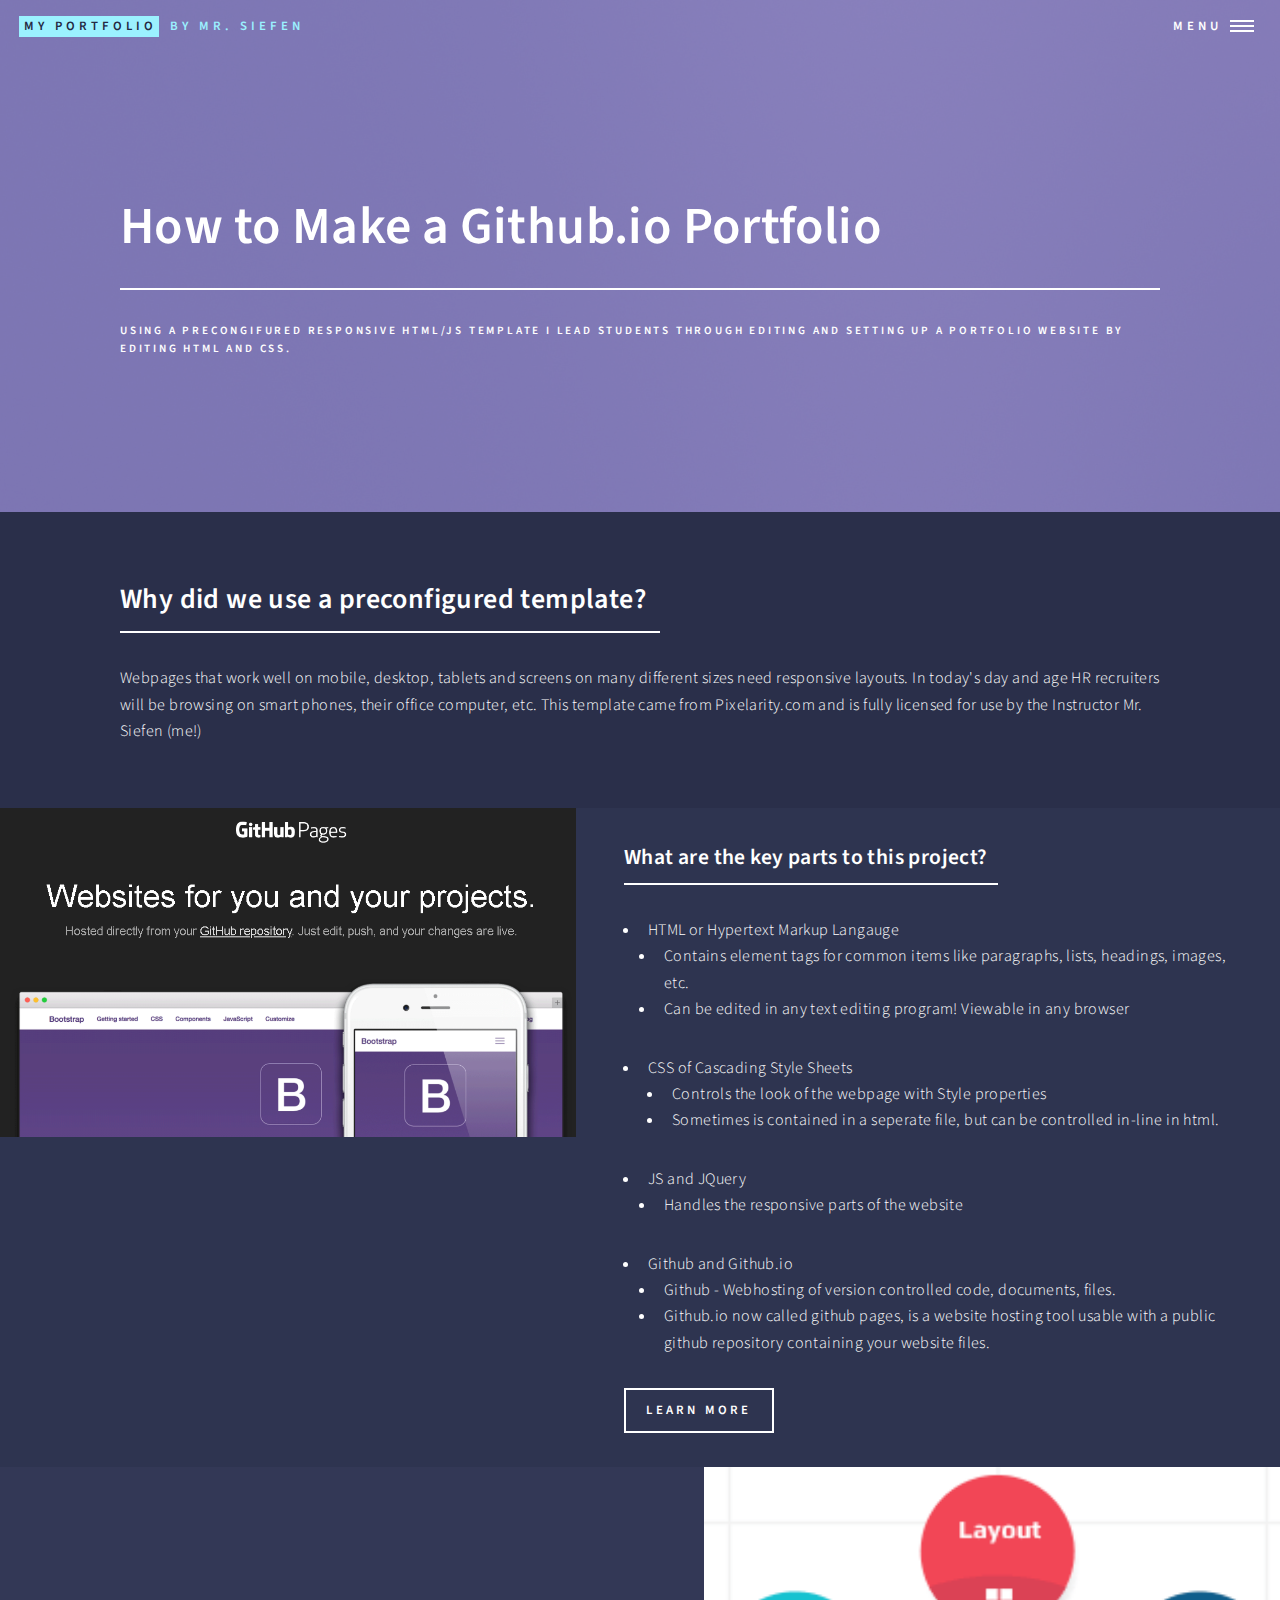
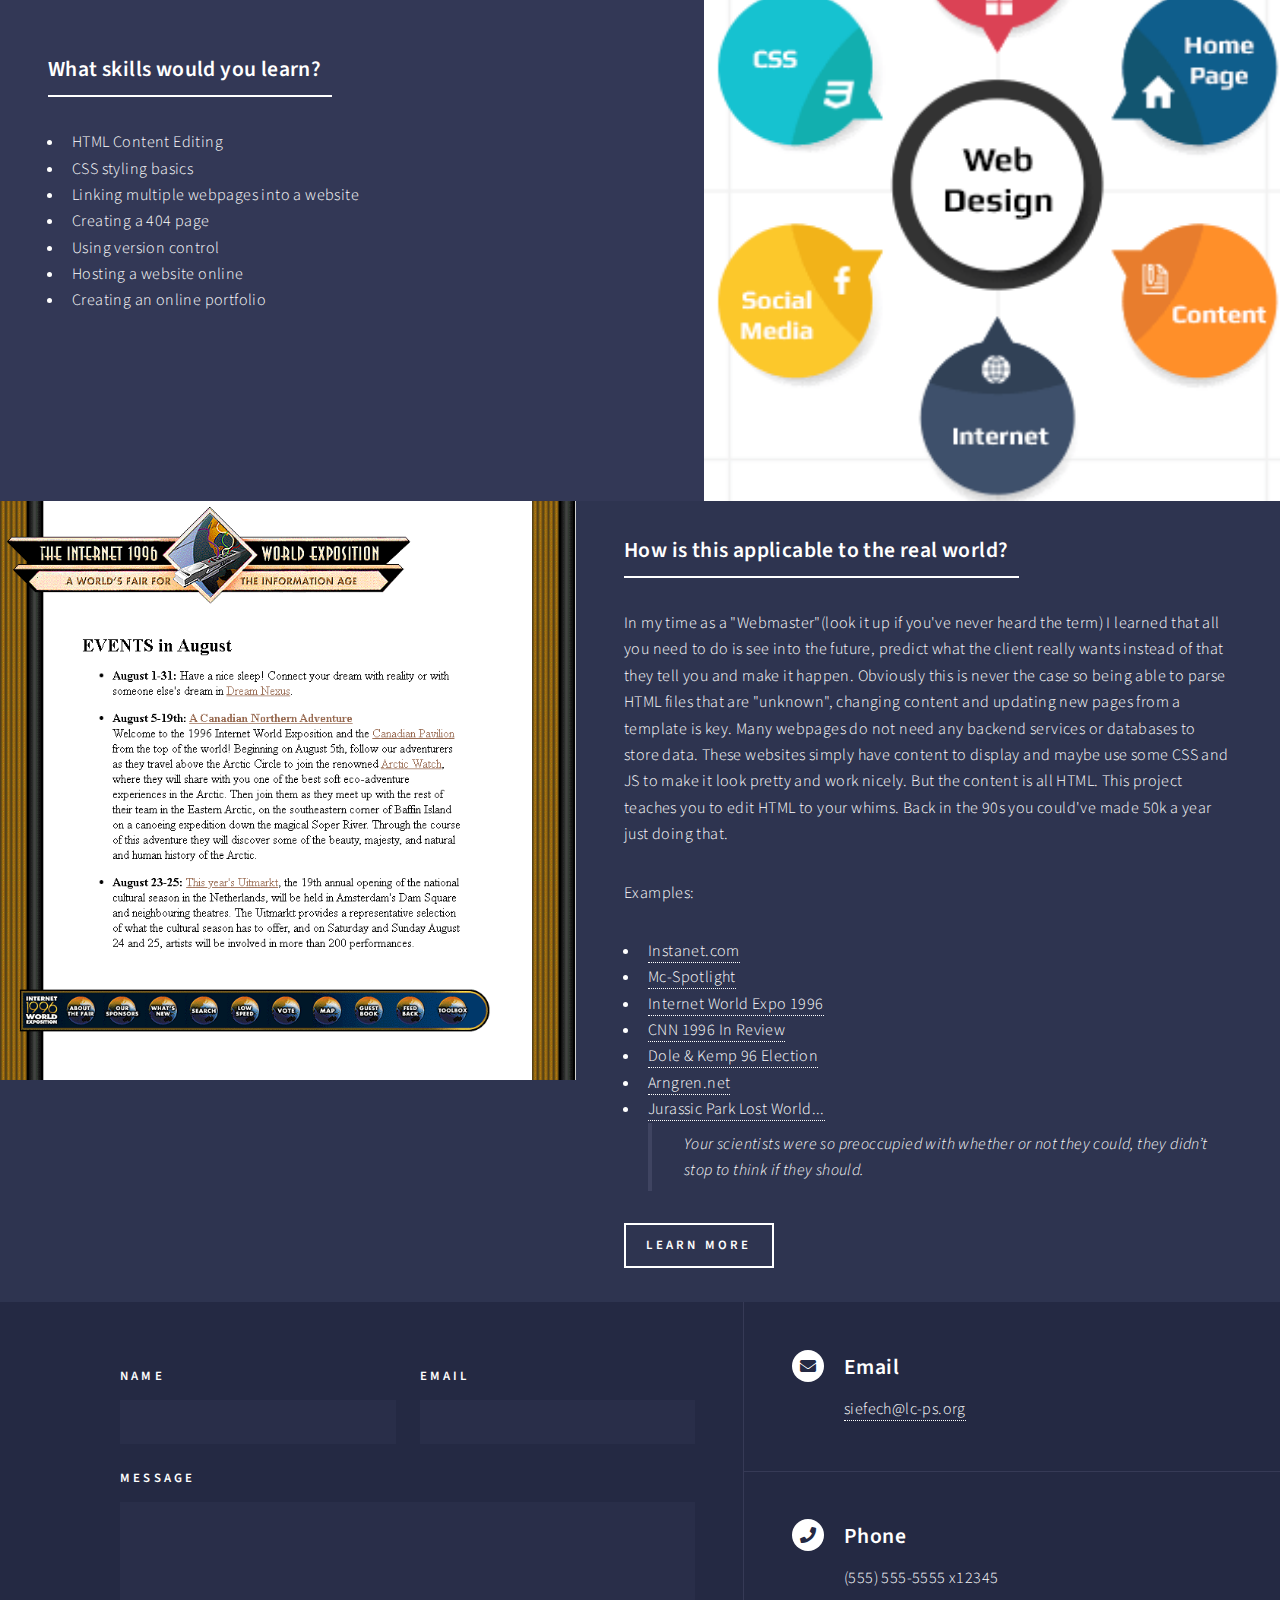
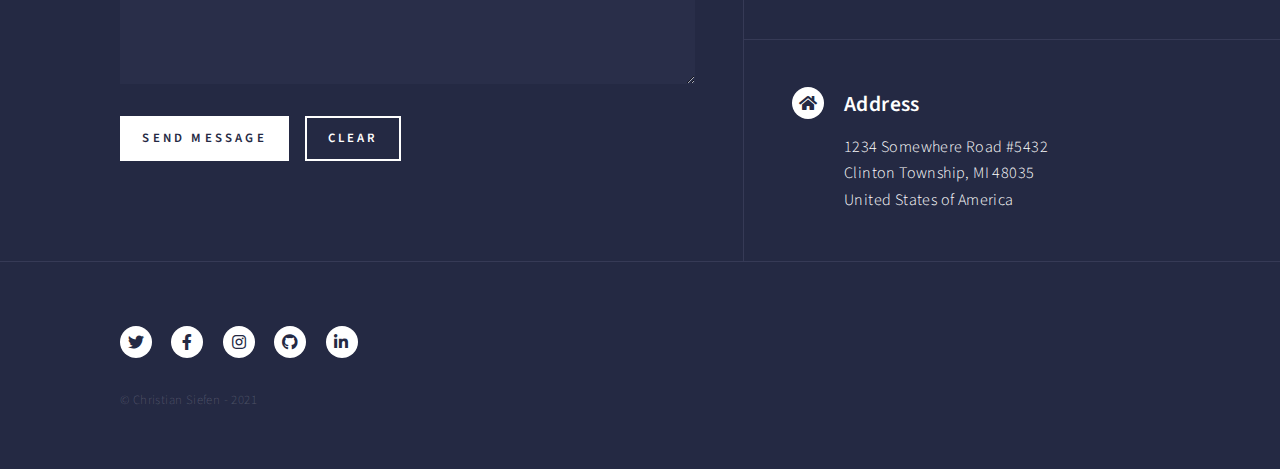
<file: project1.html>
<!DOCTYPE HTML>
<!--
	Forty by Pixelarity
	pixelarity.com | hello@pixelarity.com
	License: pixelarity.com/license
-->
<html>
	<head>
		<title>My Protfolio</title>
		<meta charset="utf-8" />
		<meta name="viewport" content="width=device-width, initial-scale=1, user-scalable=no" />
		<link rel="stylesheet" href="assets/css/main.css" />
		<noscript><link rel="stylesheet" href="assets/css/noscript.css" /></noscript>
	</head>
	<body class="is-preload">

		<!-- Wrapper -->
			<div id="wrapper">

				<!-- Header -->
				<!-- Note: The "styleN" class below should match that of the banner element. -->
					<header id="header" class="alt">
						<a href="index.html" class="logo"><strong>My Portfolio</strong> <span>by Mr. Siefen</span></a>
						<nav>
							<a href="#menu">Menu</a>
						</nav>
					</header>
				<!-- Menu -->
					<nav id="menu">
						<ul class="links">
							<li><a href="index.html">Home</a></li>
							<li><a href="project1.html">Project 1</a></li>
							<li><a href="project2.html">Project 2</a></li>
							<li><a href="project3.html">Project 3</a></li>
							<li><a href="project4.html">Project 4</a></li>
							<li><a href="biography.html">Biography</a></li>
						</ul>
						<ul class="actions stacked">
							<li><a href="#" class="button primary fit">Get Started</a></li>
							<li><a href="#" class="button fit">Log In</a></li>
						</ul>
					</nav>

				<!-- Banner -->
				<!-- Note: The "styleN" class below should match that of the header element. -->
					<section id="banner" class="style2">
						<div class="inner">
							<span class="image">
								<img src="images/pic07.jpg" alt="" />
							</span>
							<header class="major">
								<h1>How to Make a Github.io Portfolio</h1>
							</header>
							<div class="content">
								<p>Using a precongifured responsive HTML/JS template I lead students through editing and setting up a portfolio website by editing HTML and CSS.</p>
							</div>
						</div>
					</section>

				<!-- Main -->
					<div id="main">

						<!-- One -->
							<section id="one">
								<div class="inner">
									<header class="major">
										<h2>Why did we use a preconfigured template?</h2>
									</header>
									<p>Webpages that work well on mobile, desktop, tablets and screens on many different sizes need responsive layouts. In today's day and age HR recruiters will be browsing on smart phones, their office computer, etc. This template came from Pixelarity.com and is fully licensed for use by the Instructor Mr. Siefen (me!)</p>
								</div>
							</section>

						<!-- Two -->
							<section id="two" class="spotlights">
								<section>
									<a href="generic.html" class="image">
										<img src="images/pages.PNG" alt="" data-position="center center" />
									</a>
									<div class="content">
										<div class="inner">
											<header class="major">
												<h3>What are the key parts to this project?</h3>
											</header>
											<ul>
											  <li>HTML or Hypertext Markup Langauge</li>
											  <ul>
											      <li>Contains element tags for common items like paragraphs, lists, headings, images, etc.</li>
											      <li>Can be edited in any text editing program! Viewable in any browser</li>
											    </ul>
											  <li>CSS of Cascading Style Sheets
											    <ul>
											      <li>Controls the look of the webpage with Style properties</li>
											      <li>Sometimes is contained in a seperate file, but can be controlled in-line in html.</li>
											    </ul>
											  <li>JS and JQuery</li>
											  <ul>
											      <li>Handles the responsive parts of the website</li>
											    </ul>
											  <li>Github and Github.io</li>
											  <ul>
											      <li>Github - Webhosting of version controlled code, documents, files.</li>
											      <li>Github.io now called github pages, is a website hosting tool usable with a public github repository containing your website files.</li>
											    </ul>
											</ul>
											<ul class="actions">
												<li><a href="https://pages.github.com/" class="button">Learn more</a></li>
											</ul>
										</div>
									</div>
								</section>
								<section>
									<a href="generic.html" class="image">
										<img src="images/webskills.png" alt="" data-position="top center" />
									</a>
									<div class="content">
										<div class="inner">
											<header class="major">
												<h3>What skills would you learn?</h3>
											</header>
											<ul>
												<li>HTML Content Editing</li>
												<li>CSS styling basics</li>
												<li>Linking multiple webpages into a website</li>
												<li>Creating a 404 page</li>
												<li>Using version control</li>
												<li>Hosting a website online</li>
												<li>Creating an online portfolio</li>
											</ul>
										</div>
									</div>
								</section>
								<section>
									<a href="generic.html" class="image">
										<img src="images/internet96.PNG" alt="" data-position="25% 25%" />
									</a>
									<div class="content">
										<div class="inner">
											<header class="major">
												<h3>How is this applicable to the real world?</h3>
											</header>
											<p>In my time as a "Webmaster"(look it up if you've never heard the term) I learned that all you need to do is see into the future, predict what the client really wants instead of that they tell you and make it happen. Obviously this is never the case so being able to parse HTML files that are "unknown", changing content and updating new pages from a template is key. Many webpages do not need any backend services or databases to store data. These websites simply have content to display and maybe use some CSS and JS to make it look pretty and work nicely. But the content is all HTML. This project teaches you to edit HTML to your whims. Back in the 90s you could've made 50k a year just doing that. </p>
											<p>Examples: </p>
											<ul>
												<li><a href="https://www.instanet.com/">Instanet.com</a></li>
												<li><a href="https://www.mcspotlight.org/index.shtml">Mc-Spotlight</a></li>
												<li><a href="https://park.org/main.html">Internet World Expo 1996</a></li>
												<li><a href="http://edition.cnn.com/EVENTS/1996/year.in.review/">CNN 1996 In Review</a></li>
												<li><a href="http://www.dolekemp96.org/main.htm">Dole & Kemp 96 Election</a></li>
												<li><a href="https://www.arngren.net/">Arngren.net</a></li>
												<li><a href="http://www.lost-world.com/ingen/index.html">Jurassic Park Lost World...</a><blockquote>Your scientists were so preoccupied with whether or not they could, they didn’t stop to think if they should.</blockquote></li>
											</ul>


											<ul class="actions">
												<li><a href="generic.html" class="button">Learn more</a></li>
											</ul>
										</div>
									</div>
								</section>
							</section>
					</div>

				<!-- Contact -->
					<section id="contact">
						<div class="inner">
							<section>
								<form method="post" action="#">
									<div class="fields">
										<div class="field half">
											<label for="name">Name</label>
											<input type="text" name="name" id="name" />
										</div>
										<div class="field half">
											<label for="email">Email</label>
											<input type="text" name="email" id="email" />
										</div>
										<div class="field">
											<label for="message">Message</label>
											<textarea name="message" id="message" rows="6"></textarea>
										</div>
									</div>
									<ul class="actions">
										<li><input type="submit" value="Send Message" class="primary" /></li>
										<li><input type="reset" value="Clear" /></li>
									</ul>
								</form>
							</section>
							<section class="split">
								<section>
									<div class="contact-method">
										<span class="icon solid alt fa-envelope"></span>
										<h3>Email</h3>
										<a href="mailto:siefech@lc-ps.org">siefech@lc-ps.org</a>
									</div>
								</section>
								<section>
									<div class="contact-method">
										<span class="icon solid alt fa-phone"></span>
										<h3>Phone</h3>
										<span>(555) 555-5555 x12345</span>
									</div>
								</section>
								<section>
									<div class="contact-method">
										<span class="icon solid alt fa-home"></span>
										<h3>Address</h3>
										<span>1234 Somewhere Road #5432<br />
										Clinton Township, MI 48035<br />
										United States of America</span>
									</div>
								</section>
							</section>
						</div>
					</section>
				<!-- Footer -->
					<footer id="footer">
						<div class="inner">
							<ul class="icons">
								<li><a href="#" class="icon brands alt fa-twitter"><span class="label">Twitter</span></a></li>
								<li><a href="#" class="icon brands alt fa-facebook-f"><span class="label">Facebook</span></a></li>
								<li><a href="#" class="icon brands alt fa-instagram"><span class="label">Instagram</span></a></li>
								<li><a href="#" class="icon brands alt fa-github"><span class="label">GitHub</span></a></li>
								<li><a href="#" class="icon brands alt fa-linkedin-in"><span class="label">LinkedIn</span></a></li>
							</ul>
							<ul class="copyright">
								<li>&copy; Christian Siefen - 2021</li>
							</ul>
						</div>
					</footer>

			</div>

		<!-- Scripts -->
			<script src="assets/js/jquery.min.js"></script>
			<script src="assets/js/jquery.scrolly.min.js"></script>
			<script src="assets/js/jquery.scrollex.min.js"></script>
			<script src="assets/js/browser.min.js"></script>
			<script src="assets/js/breakpoints.min.js"></script>
			<script src="assets/js/util.js"></script>
			<script src="assets/js/main.js"></script>

	</body>
</html>
</file>
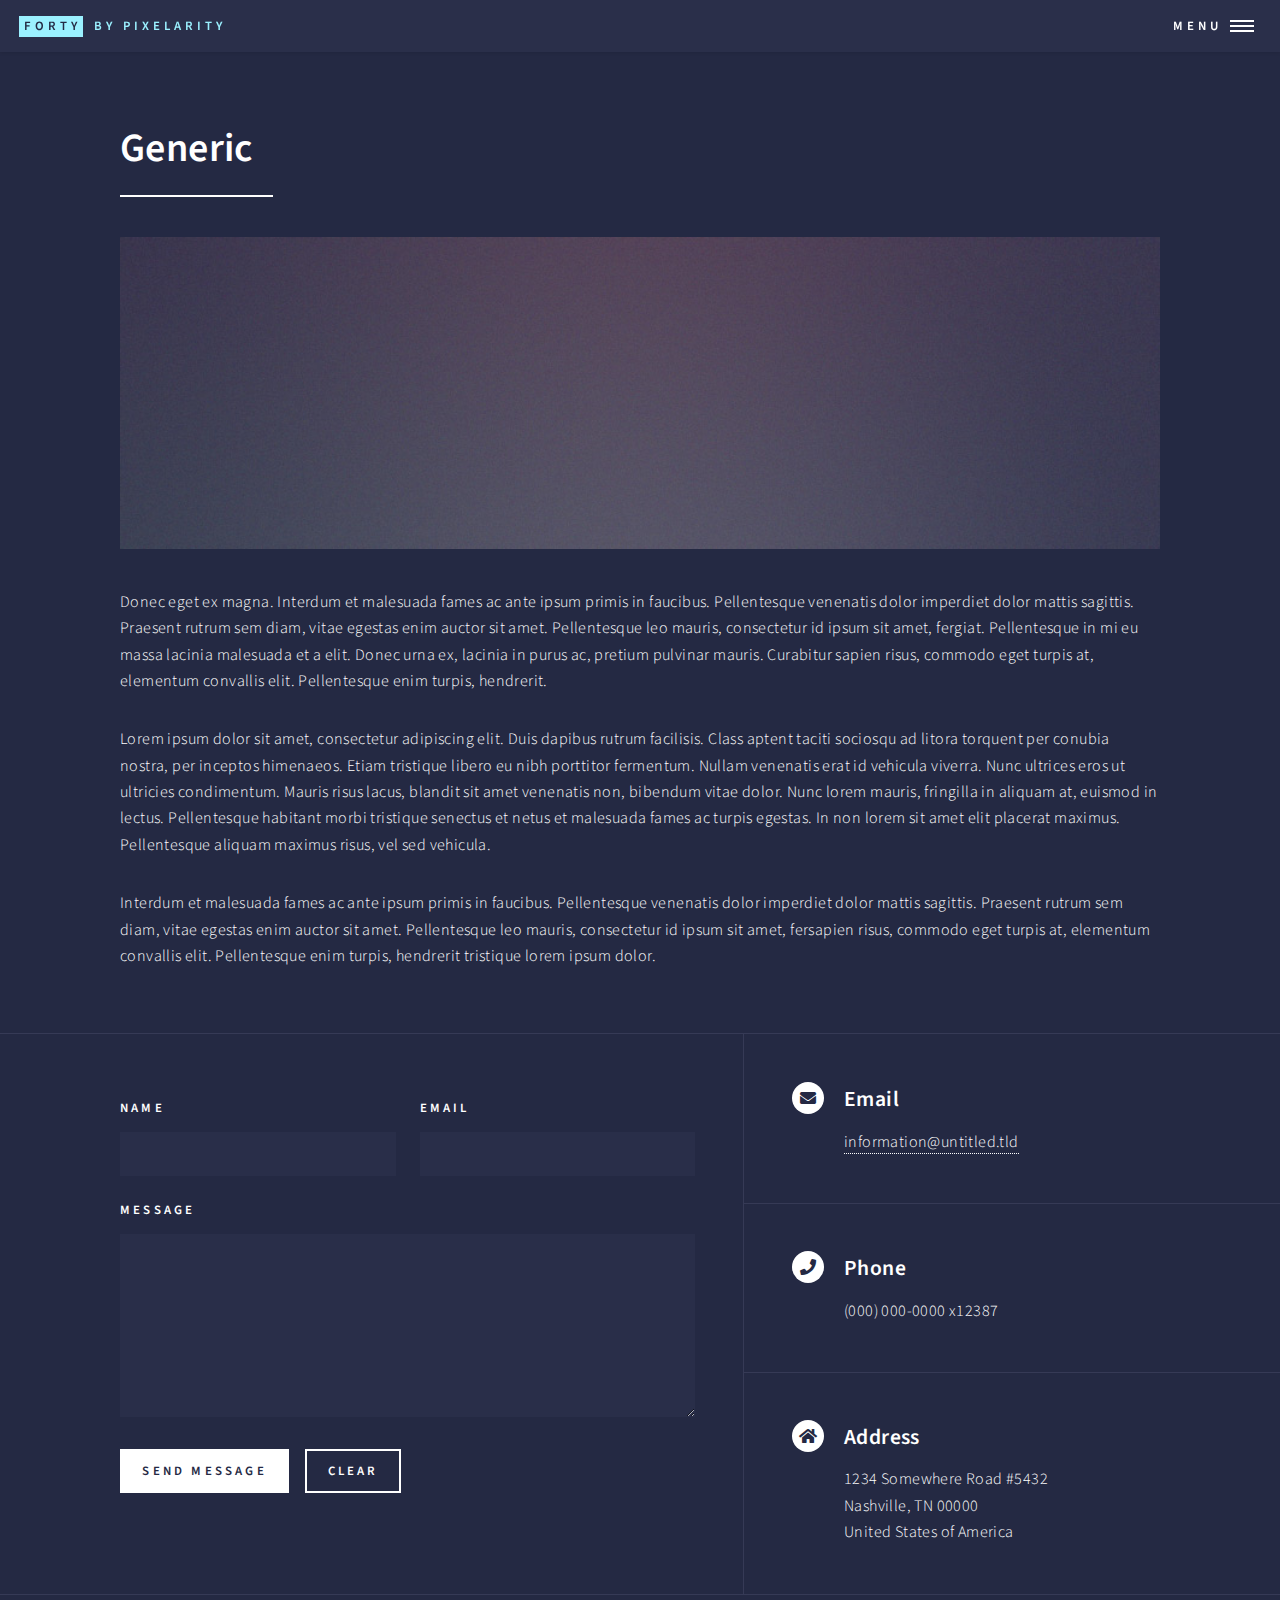
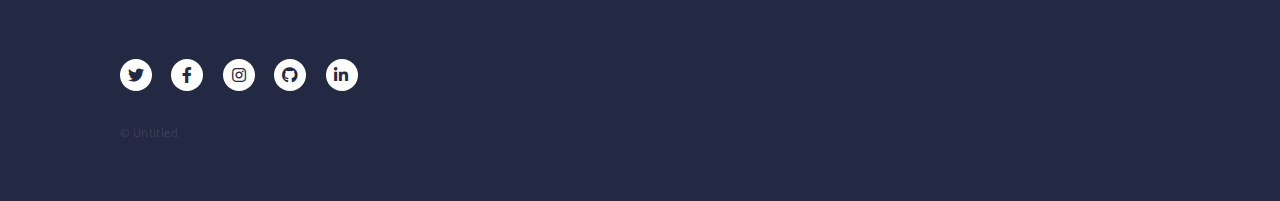
<file: cyan/generic.html>
<!DOCTYPE HTML>
<!--
	Forty by Pixelarity
	pixelarity.com | hello@pixelarity.com
	License: pixelarity.com/license
-->
<html>
	<head>
		<title>Untitled</title>
		<meta charset="utf-8" />
		<meta name="viewport" content="width=device-width, initial-scale=1, user-scalable=no" />
		<link rel="stylesheet" href="assets/css/main.css" />
		<noscript><link rel="stylesheet" href="assets/css/noscript.css" /></noscript>
	</head>
	<body class="is-preload">

		<!-- Wrapper -->
			<div id="wrapper">

				<!-- Header -->
					<header id="header">
						<a href="index.html" class="logo"><strong>Forty</strong> <span>by Pixelarity</span></a>
						<nav>
							<a href="#menu">Menu</a>
						</nav>
					</header>

				<!-- Menu -->
					<nav id="menu">
						<ul class="links">
							<li><a href="index.html">Home</a></li>
							<li><a href="landing.html">Landing</a></li>
							<li><a href="generic.html">Generic</a></li>
							<li><a href="elements.html">Elements</a></li>
						</ul>
						<ul class="actions stacked">
							<li><a href="#" class="button primary fit">Get Started</a></li>
							<li><a href="#" class="button fit">Log In</a></li>
						</ul>
					</nav>

				<!-- Main -->
					<div id="main" class="alt">

						<!-- One -->
							<section id="one">
								<div class="inner">
									<header class="major">
										<h1>Generic</h1>
									</header>
									<span class="image main"><img src="images/pic11.jpg" alt="" /></span>
									<p>Donec eget ex magna. Interdum et malesuada fames ac ante ipsum primis in faucibus. Pellentesque venenatis dolor imperdiet dolor mattis sagittis. Praesent rutrum sem diam, vitae egestas enim auctor sit amet. Pellentesque leo mauris, consectetur id ipsum sit amet, fergiat. Pellentesque in mi eu massa lacinia malesuada et a elit. Donec urna ex, lacinia in purus ac, pretium pulvinar mauris. Curabitur sapien risus, commodo eget turpis at, elementum convallis elit. Pellentesque enim turpis, hendrerit.</p>
									<p>Lorem ipsum dolor sit amet, consectetur adipiscing elit. Duis dapibus rutrum facilisis. Class aptent taciti sociosqu ad litora torquent per conubia nostra, per inceptos himenaeos. Etiam tristique libero eu nibh porttitor fermentum. Nullam venenatis erat id vehicula viverra. Nunc ultrices eros ut ultricies condimentum. Mauris risus lacus, blandit sit amet venenatis non, bibendum vitae dolor. Nunc lorem mauris, fringilla in aliquam at, euismod in lectus. Pellentesque habitant morbi tristique senectus et netus et malesuada fames ac turpis egestas. In non lorem sit amet elit placerat maximus. Pellentesque aliquam maximus risus, vel sed vehicula.</p>
									<p>Interdum et malesuada fames ac ante ipsum primis in faucibus. Pellentesque venenatis dolor imperdiet dolor mattis sagittis. Praesent rutrum sem diam, vitae egestas enim auctor sit amet. Pellentesque leo mauris, consectetur id ipsum sit amet, fersapien risus, commodo eget turpis at, elementum convallis elit. Pellentesque enim turpis, hendrerit tristique lorem ipsum dolor.</p>
								</div>
							</section>

					</div>

				<!-- Contact -->
					<section id="contact">
						<div class="inner">
							<section>
								<form method="post" action="#">
									<div class="fields">
										<div class="field half">
											<label for="name">Name</label>
											<input type="text" name="name" id="name" />
										</div>
										<div class="field half">
											<label for="email">Email</label>
											<input type="text" name="email" id="email" />
										</div>
										<div class="field">
											<label for="message">Message</label>
											<textarea name="message" id="message" rows="6"></textarea>
										</div>
									</div>
									<ul class="actions">
										<li><input type="submit" value="Send Message" class="primary" /></li>
										<li><input type="reset" value="Clear" /></li>
									</ul>
								</form>
							</section>
							<section class="split">
								<section>
									<div class="contact-method">
										<span class="icon solid alt fa-envelope"></span>
										<h3>Email</h3>
										<a href="#">information@untitled.tld</a>
									</div>
								</section>
								<section>
									<div class="contact-method">
										<span class="icon solid alt fa-phone"></span>
										<h3>Phone</h3>
										<span>(000) 000-0000 x12387</span>
									</div>
								</section>
								<section>
									<div class="contact-method">
										<span class="icon solid alt fa-home"></span>
										<h3>Address</h3>
										<span>1234 Somewhere Road #5432<br />
										Nashville, TN 00000<br />
										United States of America</span>
									</div>
								</section>
							</section>
						</div>
					</section>

				<!-- Footer -->
					<footer id="footer">
						<div class="inner">
							<ul class="icons">
								<li><a href="#" class="icon brands alt fa-twitter"><span class="label">Twitter</span></a></li>
								<li><a href="#" class="icon brands alt fa-facebook-f"><span class="label">Facebook</span></a></li>
								<li><a href="#" class="icon brands alt fa-instagram"><span class="label">Instagram</span></a></li>
								<li><a href="#" class="icon brands alt fa-github"><span class="label">GitHub</span></a></li>
								<li><a href="#" class="icon brands alt fa-linkedin-in"><span class="label">LinkedIn</span></a></li>
							</ul>
							<ul class="copyright">
								<li>&copy; Untitled</li>
							</ul>
						</div>
					</footer>

			</div>

		<!-- Scripts -->
			<script src="assets/js/jquery.min.js"></script>
			<script src="assets/js/jquery.scrolly.min.js"></script>
			<script src="assets/js/jquery.scrollex.min.js"></script>
			<script src="assets/js/browser.min.js"></script>
			<script src="assets/js/breakpoints.min.js"></script>
			<script src="assets/js/util.js"></script>
			<script src="assets/js/main.js"></script>

	</body>
</html>
</file>
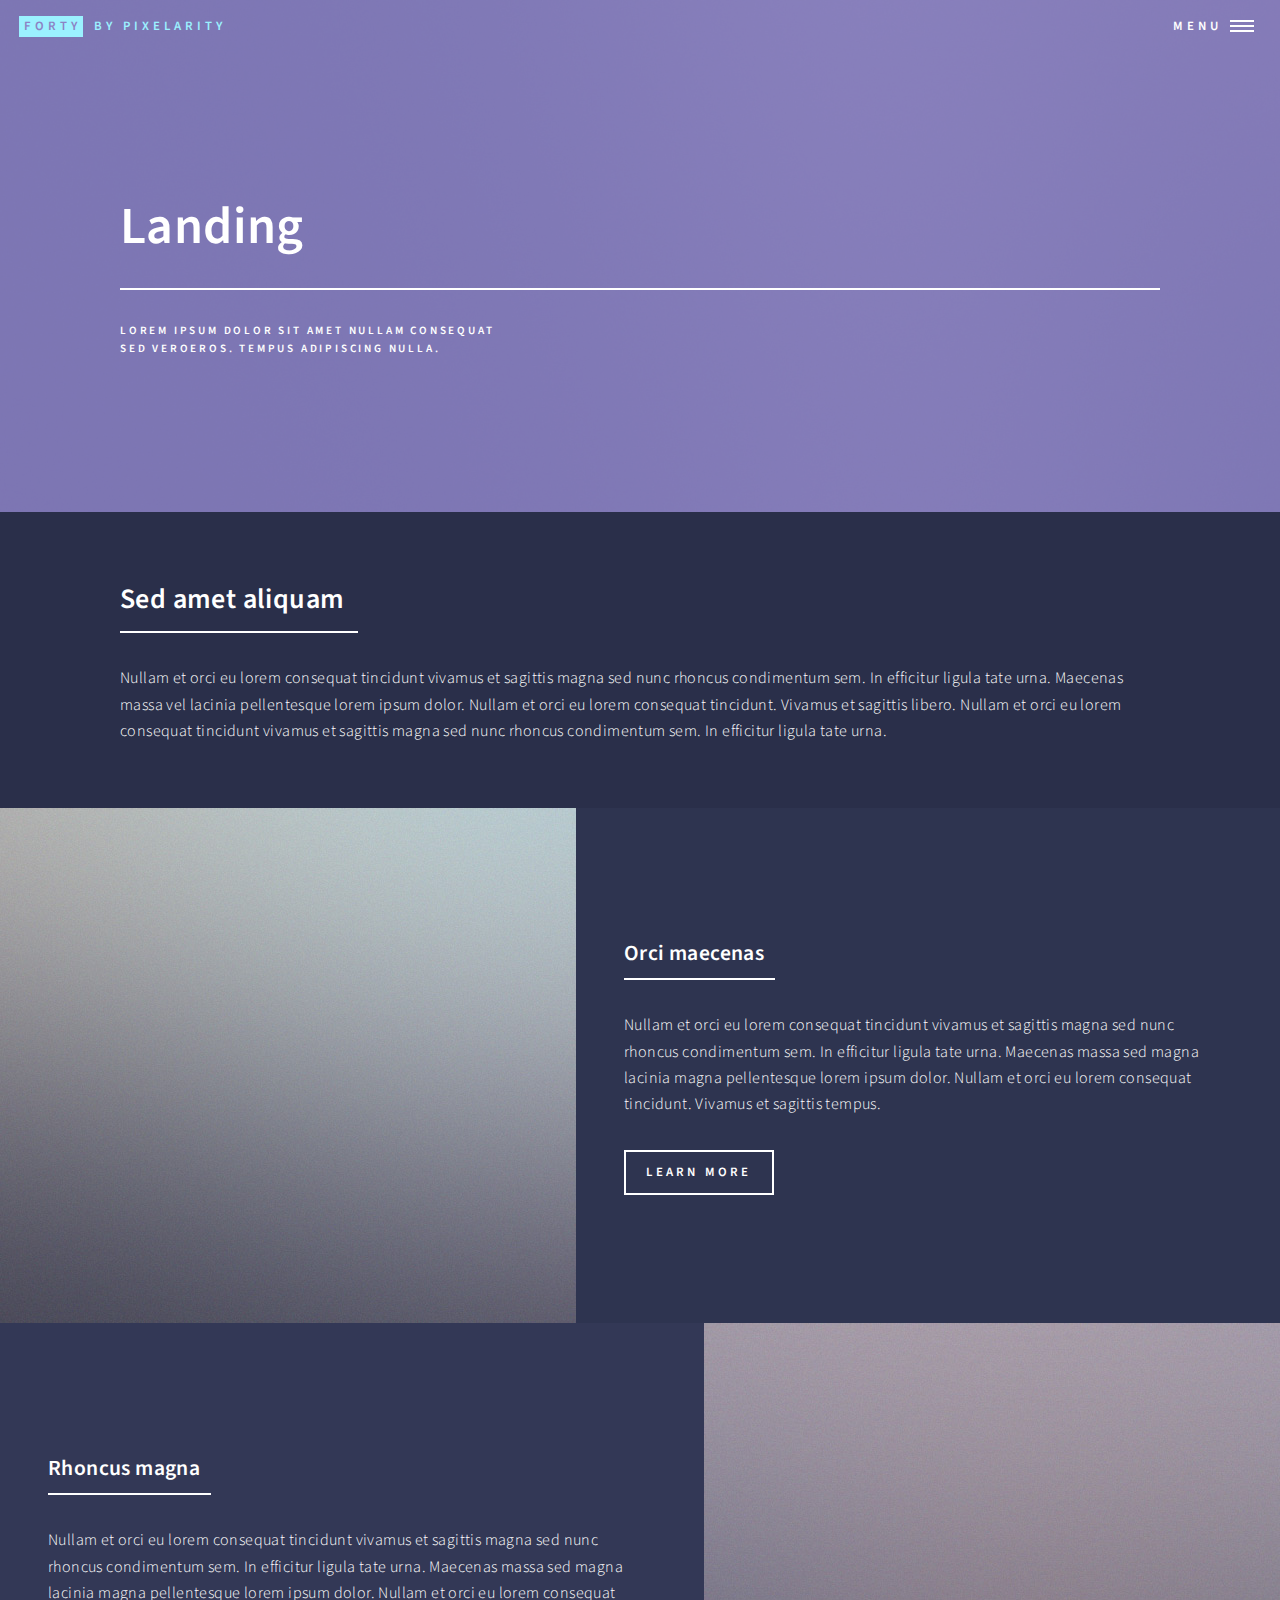
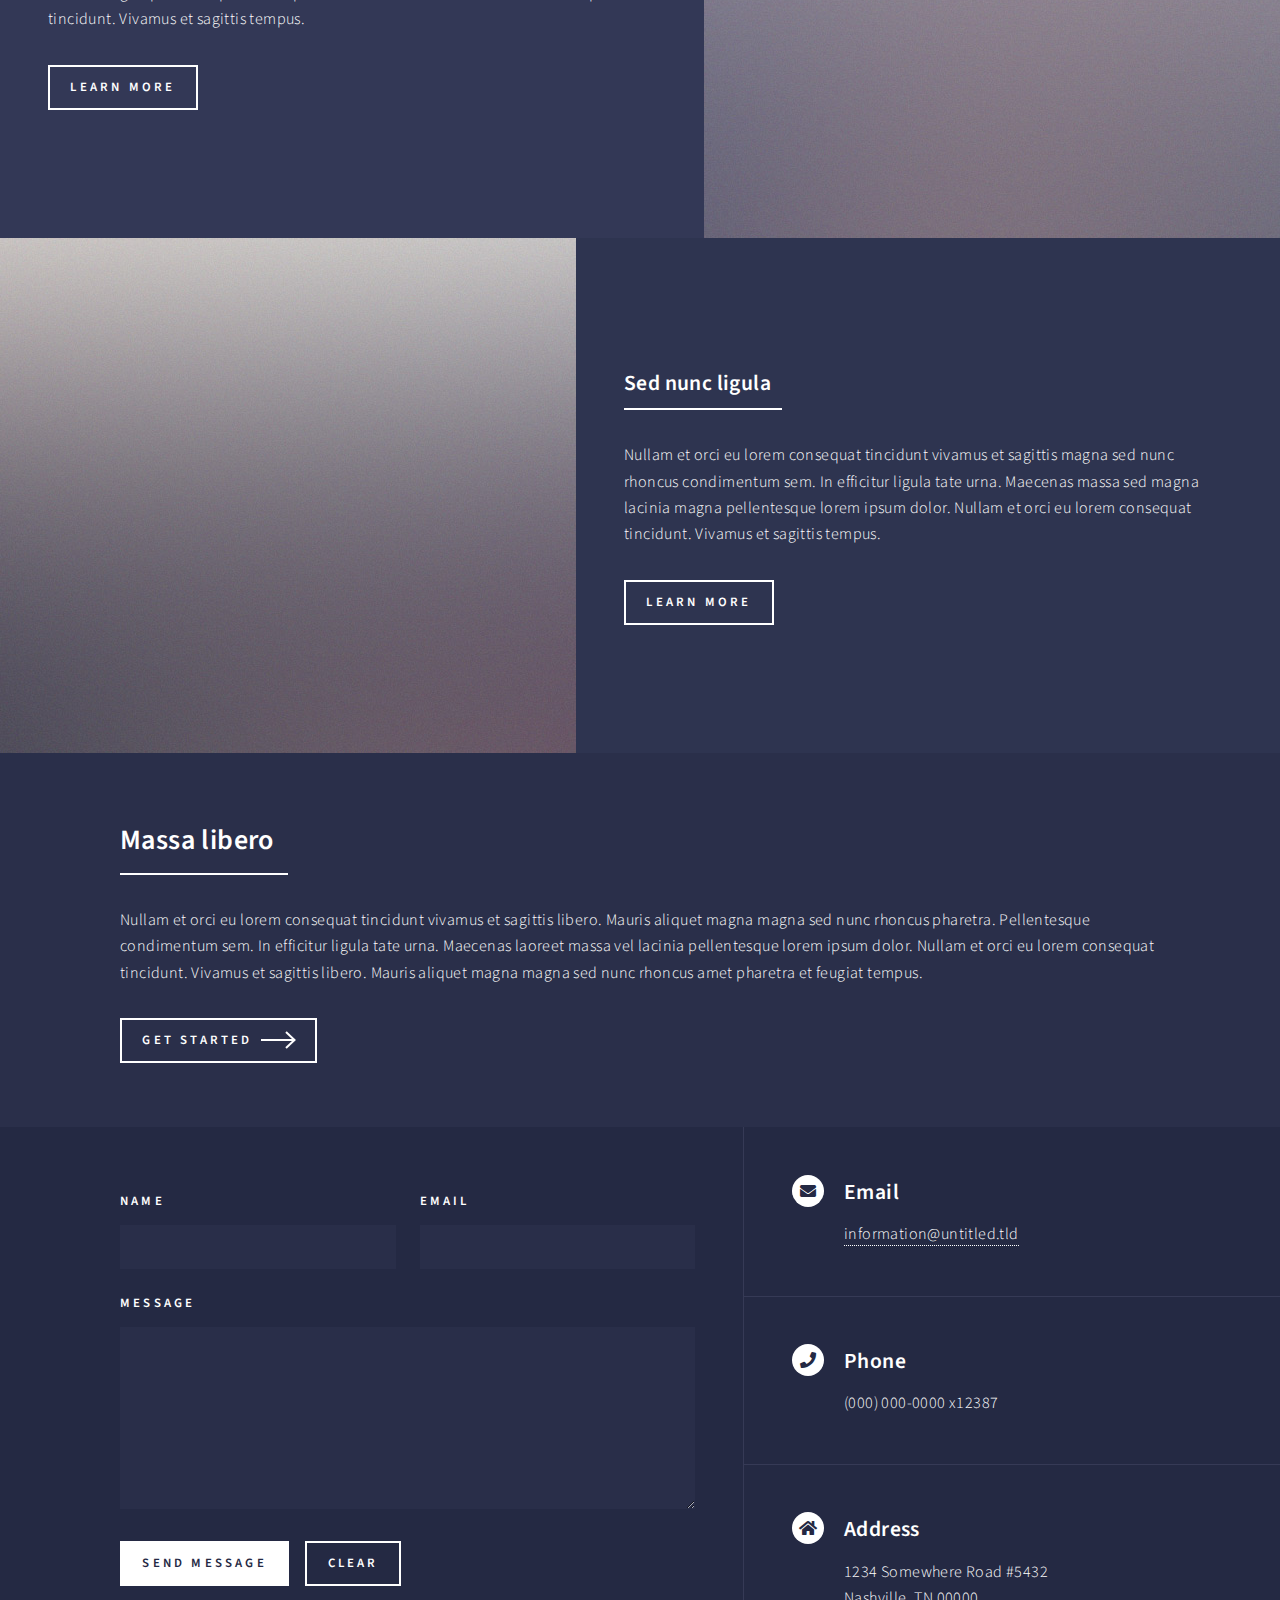
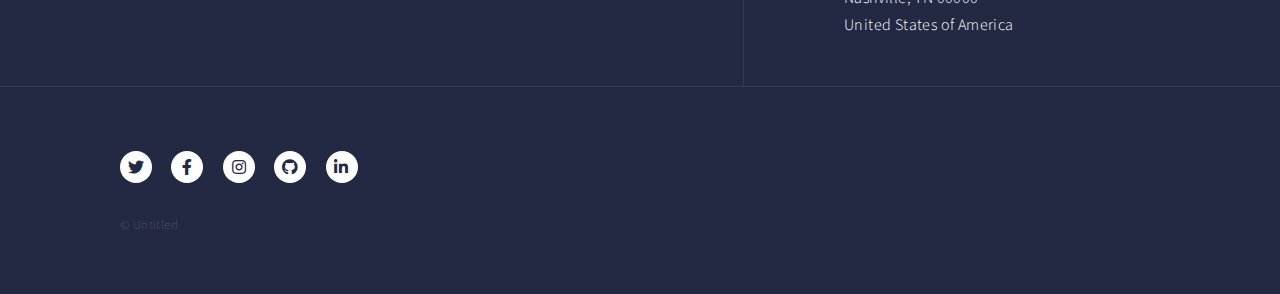
<file: cyan/landing.html>
<!DOCTYPE HTML>
<!--
	Forty by Pixelarity
	pixelarity.com | hello@pixelarity.com
	License: pixelarity.com/license
-->
<html>
	<head>
		<title>Untitled</title>
		<meta charset="utf-8" />
		<meta name="viewport" content="width=device-width, initial-scale=1, user-scalable=no" />
		<link rel="stylesheet" href="assets/css/main.css" />
		<noscript><link rel="stylesheet" href="assets/css/noscript.css" /></noscript>
	</head>
	<body class="is-preload">

		<!-- Wrapper -->
			<div id="wrapper">

				<!-- Header -->
				<!-- Note: The "styleN" class below should match that of the banner element. -->
					<header id="header" class="alt style2">
						<a href="index.html" class="logo"><strong>Forty</strong> <span>by Pixelarity</span></a>
						<nav>
							<a href="#menu">Menu</a>
						</nav>
					</header>

				<!-- Menu -->
					<nav id="menu">
						<ul class="links">
							<li><a href="index.html">Home</a></li>
							<li><a href="landing.html">Landing</a></li>
							<li><a href="generic.html">Generic</a></li>
							<li><a href="elements.html">Elements</a></li>
						</ul>
						<ul class="actions stacked">
							<li><a href="#" class="button primary fit">Get Started</a></li>
							<li><a href="#" class="button fit">Log In</a></li>
						</ul>
					</nav>

				<!-- Banner -->
				<!-- Note: The "styleN" class below should match that of the header element. -->
					<section id="banner" class="style2">
						<div class="inner">
							<span class="image">
								<img src="images/pic07.jpg" alt="" />
							</span>
							<header class="major">
								<h1>Landing</h1>
							</header>
							<div class="content">
								<p>Lorem ipsum dolor sit amet nullam consequat<br />
								sed veroeros. tempus adipiscing nulla.</p>
							</div>
						</div>
					</section>

				<!-- Main -->
					<div id="main">

						<!-- One -->
							<section id="one">
								<div class="inner">
									<header class="major">
										<h2>Sed amet aliquam</h2>
									</header>
									<p>Nullam et orci eu lorem consequat tincidunt vivamus et sagittis magna sed nunc rhoncus condimentum sem. In efficitur ligula tate urna. Maecenas massa vel lacinia pellentesque lorem ipsum dolor. Nullam et orci eu lorem consequat tincidunt. Vivamus et sagittis libero. Nullam et orci eu lorem consequat tincidunt vivamus et sagittis magna sed nunc rhoncus condimentum sem. In efficitur ligula tate urna.</p>
								</div>
							</section>

						<!-- Two -->
							<section id="two" class="spotlights">
								<section>
									<a href="generic.html" class="image">
										<img src="images/pic08.jpg" alt="" data-position="center center" />
									</a>
									<div class="content">
										<div class="inner">
											<header class="major">
												<h3>Orci maecenas</h3>
											</header>
											<p>Nullam et orci eu lorem consequat tincidunt vivamus et sagittis magna sed nunc rhoncus condimentum sem. In efficitur ligula tate urna. Maecenas massa sed magna lacinia magna pellentesque lorem ipsum dolor. Nullam et orci eu lorem consequat tincidunt. Vivamus et sagittis tempus.</p>
											<ul class="actions">
												<li><a href="generic.html" class="button">Learn more</a></li>
											</ul>
										</div>
									</div>
								</section>
								<section>
									<a href="generic.html" class="image">
										<img src="images/pic09.jpg" alt="" data-position="top center" />
									</a>
									<div class="content">
										<div class="inner">
											<header class="major">
												<h3>Rhoncus magna</h3>
											</header>
											<p>Nullam et orci eu lorem consequat tincidunt vivamus et sagittis magna sed nunc rhoncus condimentum sem. In efficitur ligula tate urna. Maecenas massa sed magna lacinia magna pellentesque lorem ipsum dolor. Nullam et orci eu lorem consequat tincidunt. Vivamus et sagittis tempus.</p>
											<ul class="actions">
												<li><a href="generic.html" class="button">Learn more</a></li>
											</ul>
										</div>
									</div>
								</section>
								<section>
									<a href="generic.html" class="image">
										<img src="images/pic10.jpg" alt="" data-position="25% 25%" />
									</a>
									<div class="content">
										<div class="inner">
											<header class="major">
												<h3>Sed nunc ligula</h3>
											</header>
											<p>Nullam et orci eu lorem consequat tincidunt vivamus et sagittis magna sed nunc rhoncus condimentum sem. In efficitur ligula tate urna. Maecenas massa sed magna lacinia magna pellentesque lorem ipsum dolor. Nullam et orci eu lorem consequat tincidunt. Vivamus et sagittis tempus.</p>
											<ul class="actions">
												<li><a href="generic.html" class="button">Learn more</a></li>
											</ul>
										</div>
									</div>
								</section>
							</section>

						<!-- Three -->
							<section id="three">
								<div class="inner">
									<header class="major">
										<h2>Massa libero</h2>
									</header>
									<p>Nullam et orci eu lorem consequat tincidunt vivamus et sagittis libero. Mauris aliquet magna magna sed nunc rhoncus pharetra. Pellentesque condimentum sem. In efficitur ligula tate urna. Maecenas laoreet massa vel lacinia pellentesque lorem ipsum dolor. Nullam et orci eu lorem consequat tincidunt. Vivamus et sagittis libero. Mauris aliquet magna magna sed nunc rhoncus amet pharetra et feugiat tempus.</p>
									<ul class="actions">
										<li><a href="generic.html" class="button next">Get Started</a></li>
									</ul>
								</div>
							</section>

					</div>

				<!-- Contact -->
					<section id="contact">
						<div class="inner">
							<section>
								<form method="post" action="#">
									<div class="fields">
										<div class="field half">
											<label for="name">Name</label>
											<input type="text" name="name" id="name" />
										</div>
										<div class="field half">
											<label for="email">Email</label>
											<input type="text" name="email" id="email" />
										</div>
										<div class="field">
											<label for="message">Message</label>
											<textarea name="message" id="message" rows="6"></textarea>
										</div>
									</div>
									<ul class="actions">
										<li><input type="submit" value="Send Message" class="primary" /></li>
										<li><input type="reset" value="Clear" /></li>
									</ul>
								</form>
							</section>
							<section class="split">
								<section>
									<div class="contact-method">
										<span class="icon solid alt fa-envelope"></span>
										<h3>Email</h3>
										<a href="#">information@untitled.tld</a>
									</div>
								</section>
								<section>
									<div class="contact-method">
										<span class="icon solid alt fa-phone"></span>
										<h3>Phone</h3>
										<span>(000) 000-0000 x12387</span>
									</div>
								</section>
								<section>
									<div class="contact-method">
										<span class="icon solid alt fa-home"></span>
										<h3>Address</h3>
										<span>1234 Somewhere Road #5432<br />
										Nashville, TN 00000<br />
										United States of America</span>
									</div>
								</section>
							</section>
						</div>
					</section>

				<!-- Footer -->
					<footer id="footer">
						<div class="inner">
							<ul class="icons">
								<li><a href="#" class="icon brands alt fa-twitter"><span class="label">Twitter</span></a></li>
								<li><a href="#" class="icon brands alt fa-facebook-f"><span class="label">Facebook</span></a></li>
								<li><a href="#" class="icon brands alt fa-instagram"><span class="label">Instagram</span></a></li>
								<li><a href="#" class="icon brands alt fa-github"><span class="label">GitHub</span></a></li>
								<li><a href="#" class="icon brands alt fa-linkedin-in"><span class="label">LinkedIn</span></a></li>
							</ul>
							<ul class="copyright">
								<li>&copy; Untitled</li>
							</ul>
						</div>
					</footer>

			</div>

		<!-- Scripts -->
			<script src="assets/js/jquery.min.js"></script>
			<script src="assets/js/jquery.scrolly.min.js"></script>
			<script src="assets/js/jquery.scrollex.min.js"></script>
			<script src="assets/js/browser.min.js"></script>
			<script src="assets/js/breakpoints.min.js"></script>
			<script src="assets/js/util.js"></script>
			<script src="assets/js/main.js"></script>

	</body>
</html>
</file>
<file: assets/css/noscript.css>
/*
	Forty by Pixelarity
	pixelarity.com | hello@pixelarity.com
	License: pixelarity.com/license
*/

/* Banner */

	body.is-preload #banner:after {
		opacity: 0.85;
	}

	body.is-preload #banner > .inner {
		-moz-filter: none;
		-webkit-filter: none;
		-ms-filter: none;
		filter: none;
		-moz-transform: none;
		-webkit-transform: none;
		-ms-transform: none;
		transform: none;
		opacity: 1;
	}
</file>
<file: cyan/assets/css/noscript.css>
/*
	Forty by Pixelarity
	pixelarity.com | hello@pixelarity.com
	License: pixelarity.com/license
*/

/* Banner */

	body.is-preload #banner:after {
		opacity: 0.85;
	}

	body.is-preload #banner > .inner {
		-moz-filter: none;
		-webkit-filter: none;
		-ms-filter: none;
		filter: none;
		-moz-transform: none;
		-webkit-transform: none;
		-ms-transform: none;
		transform: none;
		opacity: 1;
	}
</file>
<file: magenta/assets/css/noscript.css>
/*
	Forty by Pixelarity
	pixelarity.com | hello@pixelarity.com
	License: pixelarity.com/license
*/

/* Banner */

	body.is-preload #banner:after {
		opacity: 0.85;
	}

	body.is-preload #banner > .inner {
		-moz-filter: none;
		-webkit-filter: none;
		-ms-filter: none;
		filter: none;
		-moz-transform: none;
		-webkit-transform: none;
		-ms-transform: none;
		transform: none;
		opacity: 1;
	}
</file>
<file: assets/css/main.css>
@import url(fontawesome-all.min.css);
@import url("https://fonts.googleapis.com/css?family=Source+Sans+Pro:300,300italic,600,600italic");

/*
	Forty by Pixelarity
	pixelarity.com | hello@pixelarity.com
	License: pixelarity.com/license
*/

html, body, div, span, applet, object,
iframe, h1, h2, h3, h4, h5, h6, p, blockquote,
pre, a, abbr, acronym, address, big, cite,
code, del, dfn, em, img, ins, kbd, q, s, samp,
small, strike, strong, sub, sup, tt, var, b,
u, i, center, dl, dt, dd, ol, ul, li, fieldset,
form, label, legend, table, caption, tbody,
tfoot, thead, tr, th, td, article, aside,
canvas, details, embed, figure, figcaption,
footer, header, hgroup, menu, nav, output, ruby,
section, summary, time, mark, audio, video {
	margin: 0;
	padding: 0;
	border: 0;
	font-size: 100%;
	font: inherit;
	vertical-align: baseline;}

article, aside, details, figcaption, figure,
footer, header, hgroup, menu, nav, section {
	display: block;}

body {
	line-height: 1;
}

ol, ul {
	list-style: none;
}

blockquote, q {
	quotes: none;
}

	blockquote:before, blockquote:after, q:before, q:after {
		content: '';
		content: none;
	}

table {
	border-collapse: collapse;
	border-spacing: 0;
}

body {
	-webkit-text-size-adjust: none;
}

mark {
	background-color: transparent;
	color: inherit;
}

input::-moz-focus-inner {
	border: 0;
	padding: 0;
}

input, select, textarea {
	-moz-appearance: none;
	-webkit-appearance: none;
	-ms-appearance: none;
	appearance: none;
}

/* Basic */

	@-ms-viewport {
		width: device-width;
	}

	body {
		-ms-overflow-style: scrollbar;
	}

	@media screen and (max-width: 480px) {

		html, body {
			min-width: 320px;
		}

	}

	html {
		box-sizing: border-box;
	}

	*, *:before, *:after {
		box-sizing: inherit;
	}

	body {
		background: #242943;
	}

		body.is-preload *, body.is-preload *:before, body.is-preload *:after {
			-moz-animation: none !important;
			-webkit-animation: none !important;
			-ms-animation: none !important;
			animation: none !important;
			-moz-transition: none !important;
			-webkit-transition: none !important;
			-ms-transition: none !important;
			transition: none !important;
		}

/* Type */

	body, input, select, textarea {
		color: #ffffff;
		font-family: "Source Sans Pro", Helvetica, sans-serif;
		font-size: 17pt;
		font-weight: 300;
		letter-spacing: 0.025em;
		line-height: 1.65;
	}

		@media screen and (max-width: 1680px) {

			body, input, select, textarea {
				font-size: 14pt;
			}

		}

		@media screen and (max-width: 1280px) {

			body, input, select, textarea {
				font-size: 12pt;
			}

		}

		@media screen and (max-width: 360px) {

			body, input, select, textarea {
				font-size: 11pt;
			}

		}

	a {
		-moz-transition: color 0.2s ease-in-out, border-bottom-color 0.2s ease-in-out;
		-webkit-transition: color 0.2s ease-in-out, border-bottom-color 0.2s ease-in-out;
		-ms-transition: color 0.2s ease-in-out, border-bottom-color 0.2s ease-in-out;
		transition: color 0.2s ease-in-out, border-bottom-color 0.2s ease-in-out;
		border-bottom: dotted 1px;
		color: inherit;
		text-decoration: none;
	}

		a:hover {
			border-bottom-color: transparent;
			color: #9bf1ff !important;
		}

		a:active {
			color: #53e3fb !important;
		}

	strong, b {
		color: #ffffff;
		font-weight: 600;
	}

	em, i {
		font-style: italic;
	}

	p {
		margin: 0 0 2em 0;
	}

	h1, h2, h3, h4, h5, h6 {
		color: #ffffff;
		font-weight: 600;
		line-height: 1.65;
		margin: 0 0 1em 0;
	}

		h1 a, h2 a, h3 a, h4 a, h5 a, h6 a {
			color: inherit;
			border-bottom: 0;
		}

	h1 {
		font-size: 2.5em;
	}

	h2 {
		font-size: 1.75em;
	}

	h3 {
		font-size: 1.35em;
	}

	h4 {
		font-size: 1.1em;
	}

	h5 {
		font-size: 0.9em;
	}

	h6 {
		font-size: 0.7em;
	}

	@media screen and (max-width: 736px) {

		h1 {
			font-size: 2em;
		}

		h2 {
			font-size: 1.5em;
		}

		h3 {
			font-size: 1.25em;
		}

	}

	sub {
		font-size: 0.8em;
		position: relative;
		top: 0.5em;
	}

	sup {
		font-size: 0.8em;
		position: relative;
		top: -0.5em;
	}

	blockquote {
		border-left: solid 4px rgba(212, 212, 255, 0.1);
		font-style: italic;
		margin: 0 0 2em 0;
		padding: 0.5em 0 0.5em 2em;
	}

	code {
		background: rgba(212, 212, 255, 0.035);
		font-family: "Courier New", monospace;
		font-size: 0.9em;
		margin: 0 0.25em;
		padding: 0.25em 0.65em;
	}

	pre {
		-webkit-overflow-scrolling: touch;
		font-family: "Courier New", monospace;
		font-size: 0.9em;
		margin: 0 0 2em 0;
	}

		pre code {
			display: block;
			line-height: 1.75;
			padding: 1em 1.5em;
			overflow-x: auto;
		}

	hr {
		border: 0;
		border-bottom: solid 1px rgba(212, 212, 255, 0.1);
		margin: 2em 0;
	}

		hr.major {
			margin: 3em 0;
		}

	.align-left {
		text-align: left;
	}

	.align-center {
		text-align: center;
	}

	.align-right {
		text-align: right;
	}

/* Row */

	.row {
		display: flex;
		flex-wrap: wrap;
		box-sizing: border-box;
		align-items: stretch;
	}

		.row > * {
			box-sizing: border-box;
		}

		.row.gtr-uniform > * > :last-child {
			margin-bottom: 0;
		}

		.row.aln-left {
			justify-content: flex-start;
		}

		.row.aln-center {
			justify-content: center;
		}

		.row.aln-right {
			justify-content: flex-end;
		}

		.row.aln-top {
			align-items: flex-start;
		}

		.row.aln-middle {
			align-items: center;
		}

		.row.aln-bottom {
			align-items: flex-end;
		}

		.row > .imp {
			order: -1;
		}

		.row > .col-1 {
			width: 8.33333%;
		}

		.row > .off-1 {
			margin-left: 8.33333%;
		}

		.row > .col-2 {
			width: 16.66667%;
		}

		.row > .off-2 {
			margin-left: 16.66667%;
		}

		.row > .col-3 {
			width: 25%;
		}

		.row > .off-3 {
			margin-left: 25%;
		}

		.row > .col-4 {
			width: 33.33333%;
		}

		.row > .off-4 {
			margin-left: 33.33333%;
		}

		.row > .col-5 {
			width: 41.66667%;
		}

		.row > .off-5 {
			margin-left: 41.66667%;
		}

		.row > .col-6 {
			width: 50%;
		}

		.row > .off-6 {
			margin-left: 50%;
		}

		.row > .col-7 {
			width: 58.33333%;
		}

		.row > .off-7 {
			margin-left: 58.33333%;
		}

		.row > .col-8 {
			width: 66.66667%;
		}

		.row > .off-8 {
			margin-left: 66.66667%;
		}

		.row > .col-9 {
			width: 75%;
		}

		.row > .off-9 {
			margin-left: 75%;
		}

		.row > .col-10 {
			width: 83.33333%;
		}

		.row > .off-10 {
			margin-left: 83.33333%;
		}

		.row > .col-11 {
			width: 91.66667%;
		}

		.row > .off-11 {
			margin-left: 91.66667%;
		}

		.row > .col-12 {
			width: 100%;
		}

		.row > .off-12 {
			margin-left: 100%;
		}

		.row.gtr-0 {
			margin-top: 0;
			margin-left: 0em;
		}

			.row.gtr-0 > * {
				padding: 0 0 0 0em;
			}

			.row.gtr-0.gtr-uniform {
				margin-top: 0em;
			}

				.row.gtr-0.gtr-uniform > * {
					padding-top: 0em;
				}

		.row.gtr-25 {
			margin-top: 0;
			margin-left: -0.5em;
		}

			.row.gtr-25 > * {
				padding: 0 0 0 0.5em;
			}

			.row.gtr-25.gtr-uniform {
				margin-top: -0.5em;
			}

				.row.gtr-25.gtr-uniform > * {
					padding-top: 0.5em;
				}

		.row.gtr-50 {
			margin-top: 0;
			margin-left: -1em;
		}

			.row.gtr-50 > * {
				padding: 0 0 0 1em;
			}

			.row.gtr-50.gtr-uniform {
				margin-top: -1em;
			}

				.row.gtr-50.gtr-uniform > * {
					padding-top: 1em;
				}

		.row {
			margin-top: 0;
			margin-left: -2em;
		}

			.row > * {
				padding: 0 0 0 2em;
			}

			.row.gtr-uniform {
				margin-top: -2em;
			}

				.row.gtr-uniform > * {
					padding-top: 2em;
				}

		.row.gtr-150 {
			margin-top: 0;
			margin-left: -3em;
		}

			.row.gtr-150 > * {
				padding: 0 0 0 3em;
			}

			.row.gtr-150.gtr-uniform {
				margin-top: -3em;
			}

				.row.gtr-150.gtr-uniform > * {
					padding-top: 3em;
				}

		.row.gtr-200 {
			margin-top: 0;
			margin-left: -4em;
		}

			.row.gtr-200 > * {
				padding: 0 0 0 4em;
			}

			.row.gtr-200.gtr-uniform {
				margin-top: -4em;
			}

				.row.gtr-200.gtr-uniform > * {
					padding-top: 4em;
				}

		@media screen and (max-width: 1680px) {

			.row {
				display: flex;
				flex-wrap: wrap;
				box-sizing: border-box;
				align-items: stretch;
			}

				.row > * {
					box-sizing: border-box;
				}

				.row.gtr-uniform > * > :last-child {
					margin-bottom: 0;
				}

				.row.aln-left {
					justify-content: flex-start;
				}

				.row.aln-center {
					justify-content: center;
				}

				.row.aln-right {
					justify-content: flex-end;
				}

				.row.aln-top {
					align-items: flex-start;
				}

				.row.aln-middle {
					align-items: center;
				}

				.row.aln-bottom {
					align-items: flex-end;
				}

				.row > .imp-xlarge {
					order: -1;
				}

				.row > .col-1-xlarge {
					width: 8.33333%;
				}

				.row > .off-1-xlarge {
					margin-left: 8.33333%;
				}

				.row > .col-2-xlarge {
					width: 16.66667%;
				}

				.row > .off-2-xlarge {
					margin-left: 16.66667%;
				}

				.row > .col-3-xlarge {
					width: 25%;
				}

				.row > .off-3-xlarge {
					margin-left: 25%;
				}

				.row > .col-4-xlarge {
					width: 33.33333%;
				}

				.row > .off-4-xlarge {
					margin-left: 33.33333%;
				}

				.row > .col-5-xlarge {
					width: 41.66667%;
				}

				.row > .off-5-xlarge {
					margin-left: 41.66667%;
				}

				.row > .col-6-xlarge {
					width: 50%;
				}

				.row > .off-6-xlarge {
					margin-left: 50%;
				}

				.row > .col-7-xlarge {
					width: 58.33333%;
				}

				.row > .off-7-xlarge {
					margin-left: 58.33333%;
				}

				.row > .col-8-xlarge {
					width: 66.66667%;
				}

				.row > .off-8-xlarge {
					margin-left: 66.66667%;
				}

				.row > .col-9-xlarge {
					width: 75%;
				}

				.row > .off-9-xlarge {
					margin-left: 75%;
				}

				.row > .col-10-xlarge {
					width: 83.33333%;
				}

				.row > .off-10-xlarge {
					margin-left: 83.33333%;
				}

				.row > .col-11-xlarge {
					width: 91.66667%;
				}

				.row > .off-11-xlarge {
					margin-left: 91.66667%;
				}

				.row > .col-12-xlarge {
					width: 100%;
				}

				.row > .off-12-xlarge {
					margin-left: 100%;
				}

				.row.gtr-0 {
					margin-top: 0;
					margin-left: 0em;
				}

					.row.gtr-0 > * {
						padding: 0 0 0 0em;
					}

					.row.gtr-0.gtr-uniform {
						margin-top: 0em;
					}

						.row.gtr-0.gtr-uniform > * {
							padding-top: 0em;
						}

				.row.gtr-25 {
					margin-top: 0;
					margin-left: -0.5em;
				}

					.row.gtr-25 > * {
						padding: 0 0 0 0.5em;
					}

					.row.gtr-25.gtr-uniform {
						margin-top: -0.5em;
					}

						.row.gtr-25.gtr-uniform > * {
							padding-top: 0.5em;
						}

				.row.gtr-50 {
					margin-top: 0;
					margin-left: -1em;
				}

					.row.gtr-50 > * {
						padding: 0 0 0 1em;
					}

					.row.gtr-50.gtr-uniform {
						margin-top: -1em;
					}

						.row.gtr-50.gtr-uniform > * {
							padding-top: 1em;
						}

				.row {
					margin-top: 0;
					margin-left: -2em;
				}

					.row > * {
						padding: 0 0 0 2em;
					}

					.row.gtr-uniform {
						margin-top: -2em;
					}

						.row.gtr-uniform > * {
							padding-top: 2em;
						}

				.row.gtr-150 {
					margin-top: 0;
					margin-left: -3em;
				}

					.row.gtr-150 > * {
						padding: 0 0 0 3em;
					}

					.row.gtr-150.gtr-uniform {
						margin-top: -3em;
					}

						.row.gtr-150.gtr-uniform > * {
							padding-top: 3em;
						}

				.row.gtr-200 {
					margin-top: 0;
					margin-left: -4em;
				}

					.row.gtr-200 > * {
						padding: 0 0 0 4em;
					}

					.row.gtr-200.gtr-uniform {
						margin-top: -4em;
					}

						.row.gtr-200.gtr-uniform > * {
							padding-top: 4em;
						}

		}

		@media screen and (max-width: 1280px) {

			.row {
				display: flex;
				flex-wrap: wrap;
				box-sizing: border-box;
				align-items: stretch;
			}

				.row > * {
					box-sizing: border-box;
				}

				.row.gtr-uniform > * > :last-child {
					margin-bottom: 0;
				}

				.row.aln-left {
					justify-content: flex-start;
				}

				.row.aln-center {
					justify-content: center;
				}

				.row.aln-right {
					justify-content: flex-end;
				}

				.row.aln-top {
					align-items: flex-start;
				}

				.row.aln-middle {
					align-items: center;
				}

				.row.aln-bottom {
					align-items: flex-end;
				}

				.row > .imp-large {
					order: -1;
				}

				.row > .col-1-large {
					width: 8.33333%;
				}

				.row > .off-1-large {
					margin-left: 8.33333%;
				}

				.row > .col-2-large {
					width: 16.66667%;
				}

				.row > .off-2-large {
					margin-left: 16.66667%;
				}

				.row > .col-3-large {
					width: 25%;
				}

				.row > .off-3-large {
					margin-left: 25%;
				}

				.row > .col-4-large {
					width: 33.33333%;
				}

				.row > .off-4-large {
					margin-left: 33.33333%;
				}

				.row > .col-5-large {
					width: 41.66667%;
				}

				.row > .off-5-large {
					margin-left: 41.66667%;
				}

				.row > .col-6-large {
					width: 50%;
				}

				.row > .off-6-large {
					margin-left: 50%;
				}

				.row > .col-7-large {
					width: 58.33333%;
				}

				.row > .off-7-large {
					margin-left: 58.33333%;
				}

				.row > .col-8-large {
					width: 66.66667%;
				}

				.row > .off-8-large {
					margin-left: 66.66667%;
				}

				.row > .col-9-large {
					width: 75%;
				}

				.row > .off-9-large {
					margin-left: 75%;
				}

				.row > .col-10-large {
					width: 83.33333%;
				}

				.row > .off-10-large {
					margin-left: 83.33333%;
				}

				.row > .col-11-large {
					width: 91.66667%;
				}

				.row > .off-11-large {
					margin-left: 91.66667%;
				}

				.row > .col-12-large {
					width: 100%;
				}

				.row > .off-12-large {
					margin-left: 100%;
				}

				.row.gtr-0 {
					margin-top: 0;
					margin-left: 0em;
				}

					.row.gtr-0 > * {
						padding: 0 0 0 0em;
					}

					.row.gtr-0.gtr-uniform {
						margin-top: 0em;
					}

						.row.gtr-0.gtr-uniform > * {
							padding-top: 0em;
						}

				.row.gtr-25 {
					margin-top: 0;
					margin-left: -0.375em;
				}

					.row.gtr-25 > * {
						padding: 0 0 0 0.375em;
					}

					.row.gtr-25.gtr-uniform {
						margin-top: -0.375em;
					}

						.row.gtr-25.gtr-uniform > * {
							padding-top: 0.375em;
						}

				.row.gtr-50 {
					margin-top: 0;
					margin-left: -0.75em;
				}

					.row.gtr-50 > * {
						padding: 0 0 0 0.75em;
					}

					.row.gtr-50.gtr-uniform {
						margin-top: -0.75em;
					}

						.row.gtr-50.gtr-uniform > * {
							padding-top: 0.75em;
						}

				.row {
					margin-top: 0;
					margin-left: -1.5em;
				}

					.row > * {
						padding: 0 0 0 1.5em;
					}

					.row.gtr-uniform {
						margin-top: -1.5em;
					}

						.row.gtr-uniform > * {
							padding-top: 1.5em;
						}

				.row.gtr-150 {
					margin-top: 0;
					margin-left: -2.25em;
				}

					.row.gtr-150 > * {
						padding: 0 0 0 2.25em;
					}

					.row.gtr-150.gtr-uniform {
						margin-top: -2.25em;
					}

						.row.gtr-150.gtr-uniform > * {
							padding-top: 2.25em;
						}

				.row.gtr-200 {
					margin-top: 0;
					margin-left: -3em;
				}

					.row.gtr-200 > * {
						padding: 0 0 0 3em;
					}

					.row.gtr-200.gtr-uniform {
						margin-top: -3em;
					}

						.row.gtr-200.gtr-uniform > * {
							padding-top: 3em;
						}

		}

		@media screen and (max-width: 980px) {

			.row {
				display: flex;
				flex-wrap: wrap;
				box-sizing: border-box;
				align-items: stretch;
			}

				.row > * {
					box-sizing: border-box;
				}

				.row.gtr-uniform > * > :last-child {
					margin-bottom: 0;
				}

				.row.aln-left {
					justify-content: flex-start;
				}

				.row.aln-center {
					justify-content: center;
				}

				.row.aln-right {
					justify-content: flex-end;
				}

				.row.aln-top {
					align-items: flex-start;
				}

				.row.aln-middle {
					align-items: center;
				}

				.row.aln-bottom {
					align-items: flex-end;
				}

				.row > .imp-medium {
					order: -1;
				}

				.row > .col-1-medium {
					width: 8.33333%;
				}

				.row > .off-1-medium {
					margin-left: 8.33333%;
				}

				.row > .col-2-medium {
					width: 16.66667%;
				}

				.row > .off-2-medium {
					margin-left: 16.66667%;
				}

				.row > .col-3-medium {
					width: 25%;
				}

				.row > .off-3-medium {
					margin-left: 25%;
				}

				.row > .col-4-medium {
					width: 33.33333%;
				}

				.row > .off-4-medium {
					margin-left: 33.33333%;
				}

				.row > .col-5-medium {
					width: 41.66667%;
				}

				.row > .off-5-medium {
					margin-left: 41.66667%;
				}

				.row > .col-6-medium {
					width: 50%;
				}

				.row > .off-6-medium {
					margin-left: 50%;
				}

				.row > .col-7-medium {
					width: 58.33333%;
				}

				.row > .off-7-medium {
					margin-left: 58.33333%;
				}

				.row > .col-8-medium {
					width: 66.66667%;
				}

				.row > .off-8-medium {
					margin-left: 66.66667%;
				}

				.row > .col-9-medium {
					width: 75%;
				}

				.row > .off-9-medium {
					margin-left: 75%;
				}

				.row > .col-10-medium {
					width: 83.33333%;
				}

				.row > .off-10-medium {
					margin-left: 83.33333%;
				}

				.row > .col-11-medium {
					width: 91.66667%;
				}

				.row > .off-11-medium {
					margin-left: 91.66667%;
				}

				.row > .col-12-medium {
					width: 100%;
				}

				.row > .off-12-medium {
					margin-left: 100%;
				}

				.row.gtr-0 {
					margin-top: 0;
					margin-left: 0em;
				}

					.row.gtr-0 > * {
						padding: 0 0 0 0em;
					}

					.row.gtr-0.gtr-uniform {
						margin-top: 0em;
					}

						.row.gtr-0.gtr-uniform > * {
							padding-top: 0em;
						}

				.row.gtr-25 {
					margin-top: 0;
					margin-left: -0.375em;
				}

					.row.gtr-25 > * {
						padding: 0 0 0 0.375em;
					}

					.row.gtr-25.gtr-uniform {
						margin-top: -0.375em;
					}

						.row.gtr-25.gtr-uniform > * {
							padding-top: 0.375em;
						}

				.row.gtr-50 {
					margin-top: 0;
					margin-left: -0.75em;
				}

					.row.gtr-50 > * {
						padding: 0 0 0 0.75em;
					}

					.row.gtr-50.gtr-uniform {
						margin-top: -0.75em;
					}

						.row.gtr-50.gtr-uniform > * {
							padding-top: 0.75em;
						}

				.row {
					margin-top: 0;
					margin-left: -1.5em;
				}

					.row > * {
						padding: 0 0 0 1.5em;
					}

					.row.gtr-uniform {
						margin-top: -1.5em;
					}

						.row.gtr-uniform > * {
							padding-top: 1.5em;
						}

				.row.gtr-150 {
					margin-top: 0;
					margin-left: -2.25em;
				}

					.row.gtr-150 > * {
						padding: 0 0 0 2.25em;
					}

					.row.gtr-150.gtr-uniform {
						margin-top: -2.25em;
					}

						.row.gtr-150.gtr-uniform > * {
							padding-top: 2.25em;
						}

				.row.gtr-200 {
					margin-top: 0;
					margin-left: -3em;
				}

					.row.gtr-200 > * {
						padding: 0 0 0 3em;
					}

					.row.gtr-200.gtr-uniform {
						margin-top: -3em;
					}

						.row.gtr-200.gtr-uniform > * {
							padding-top: 3em;
						}

		}

		@media screen and (max-width: 736px) {

			.row {
				display: flex;
				flex-wrap: wrap;
				box-sizing: border-box;
				align-items: stretch;
			}

				.row > * {
					box-sizing: border-box;
				}

				.row.gtr-uniform > * > :last-child {
					margin-bottom: 0;
				}

				.row.aln-left {
					justify-content: flex-start;
				}

				.row.aln-center {
					justify-content: center;
				}

				.row.aln-right {
					justify-content: flex-end;
				}

				.row.aln-top {
					align-items: flex-start;
				}

				.row.aln-middle {
					align-items: center;
				}

				.row.aln-bottom {
					align-items: flex-end;
				}

				.row > .imp-small {
					order: -1;
				}

				.row > .col-1-small {
					width: 8.33333%;
				}

				.row > .off-1-small {
					margin-left: 8.33333%;
				}

				.row > .col-2-small {
					width: 16.66667%;
				}

				.row > .off-2-small {
					margin-left: 16.66667%;
				}

				.row > .col-3-small {
					width: 25%;
				}

				.row > .off-3-small {
					margin-left: 25%;
				}

				.row > .col-4-small {
					width: 33.33333%;
				}

				.row > .off-4-small {
					margin-left: 33.33333%;
				}

				.row > .col-5-small {
					width: 41.66667%;
				}

				.row > .off-5-small {
					margin-left: 41.66667%;
				}

				.row > .col-6-small {
					width: 50%;
				}

				.row > .off-6-small {
					margin-left: 50%;
				}

				.row > .col-7-small {
					width: 58.33333%;
				}

				.row > .off-7-small {
					margin-left: 58.33333%;
				}

				.row > .col-8-small {
					width: 66.66667%;
				}

				.row > .off-8-small {
					margin-left: 66.66667%;
				}

				.row > .col-9-small {
					width: 75%;
				}

				.row > .off-9-small {
					margin-left: 75%;
				}

				.row > .col-10-small {
					width: 83.33333%;
				}

				.row > .off-10-small {
					margin-left: 83.33333%;
				}

				.row > .col-11-small {
					width: 91.66667%;
				}

				.row > .off-11-small {
					margin-left: 91.66667%;
				}

				.row > .col-12-small {
					width: 100%;
				}

				.row > .off-12-small {
					margin-left: 100%;
				}

				.row.gtr-0 {
					margin-top: 0;
					margin-left: 0em;
				}

					.row.gtr-0 > * {
						padding: 0 0 0 0em;
					}

					.row.gtr-0.gtr-uniform {
						margin-top: 0em;
					}

						.row.gtr-0.gtr-uniform > * {
							padding-top: 0em;
						}

				.row.gtr-25 {
					margin-top: 0;
					margin-left: -0.3125em;
				}

					.row.gtr-25 > * {
						padding: 0 0 0 0.3125em;
					}

					.row.gtr-25.gtr-uniform {
						margin-top: -0.3125em;
					}

						.row.gtr-25.gtr-uniform > * {
							padding-top: 0.3125em;
						}

				.row.gtr-50 {
					margin-top: 0;
					margin-left: -0.625em;
				}

					.row.gtr-50 > * {
						padding: 0 0 0 0.625em;
					}

					.row.gtr-50.gtr-uniform {
						margin-top: -0.625em;
					}

						.row.gtr-50.gtr-uniform > * {
							padding-top: 0.625em;
						}

				.row {
					margin-top: 0;
					margin-left: -1.25em;
				}

					.row > * {
						padding: 0 0 0 1.25em;
					}

					.row.gtr-uniform {
						margin-top: -1.25em;
					}

						.row.gtr-uniform > * {
							padding-top: 1.25em;
						}

				.row.gtr-150 {
					margin-top: 0;
					margin-left: -1.875em;
				}

					.row.gtr-150 > * {
						padding: 0 0 0 1.875em;
					}

					.row.gtr-150.gtr-uniform {
						margin-top: -1.875em;
					}

						.row.gtr-150.gtr-uniform > * {
							padding-top: 1.875em;
						}

				.row.gtr-200 {
					margin-top: 0;
					margin-left: -2.5em;
				}

					.row.gtr-200 > * {
						padding: 0 0 0 2.5em;
					}

					.row.gtr-200.gtr-uniform {
						margin-top: -2.5em;
					}

						.row.gtr-200.gtr-uniform > * {
							padding-top: 2.5em;
						}

		}

		@media screen and (max-width: 480px) {

			.row {
				display: flex;
				flex-wrap: wrap;
				box-sizing: border-box;
				align-items: stretch;
			}

				.row > * {
					box-sizing: border-box;
				}

				.row.gtr-uniform > * > :last-child {
					margin-bottom: 0;
				}

				.row.aln-left {
					justify-content: flex-start;
				}

				.row.aln-center {
					justify-content: center;
				}

				.row.aln-right {
					justify-content: flex-end;
				}

				.row.aln-top {
					align-items: flex-start;
				}

				.row.aln-middle {
					align-items: center;
				}

				.row.aln-bottom {
					align-items: flex-end;
				}

				.row > .imp-xsmall {
					order: -1;
				}

				.row > .col-1-xsmall {
					width: 8.33333%;
				}

				.row > .off-1-xsmall {
					margin-left: 8.33333%;
				}

				.row > .col-2-xsmall {
					width: 16.66667%;
				}

				.row > .off-2-xsmall {
					margin-left: 16.66667%;
				}

				.row > .col-3-xsmall {
					width: 25%;
				}

				.row > .off-3-xsmall {
					margin-left: 25%;
				}

				.row > .col-4-xsmall {
					width: 33.33333%;
				}

				.row > .off-4-xsmall {
					margin-left: 33.33333%;
				}

				.row > .col-5-xsmall {
					width: 41.66667%;
				}

				.row > .off-5-xsmall {
					margin-left: 41.66667%;
				}

				.row > .col-6-xsmall {
					width: 50%;
				}

				.row > .off-6-xsmall {
					margin-left: 50%;
				}

				.row > .col-7-xsmall {
					width: 58.33333%;
				}

				.row > .off-7-xsmall {
					margin-left: 58.33333%;
				}

				.row > .col-8-xsmall {
					width: 66.66667%;
				}

				.row > .off-8-xsmall {
					margin-left: 66.66667%;
				}

				.row > .col-9-xsmall {
					width: 75%;
				}

				.row > .off-9-xsmall {
					margin-left: 75%;
				}

				.row > .col-10-xsmall {
					width: 83.33333%;
				}

				.row > .off-10-xsmall {
					margin-left: 83.33333%;
				}

				.row > .col-11-xsmall {
					width: 91.66667%;
				}

				.row > .off-11-xsmall {
					margin-left: 91.66667%;
				}

				.row > .col-12-xsmall {
					width: 100%;
				}

				.row > .off-12-xsmall {
					margin-left: 100%;
				}

				.row.gtr-0 {
					margin-top: 0;
					margin-left: 0em;
				}

					.row.gtr-0 > * {
						padding: 0 0 0 0em;
					}

					.row.gtr-0.gtr-uniform {
						margin-top: 0em;
					}

						.row.gtr-0.gtr-uniform > * {
							padding-top: 0em;
						}

				.row.gtr-25 {
					margin-top: 0;
					margin-left: -0.3125em;
				}

					.row.gtr-25 > * {
						padding: 0 0 0 0.3125em;
					}

					.row.gtr-25.gtr-uniform {
						margin-top: -0.3125em;
					}

						.row.gtr-25.gtr-uniform > * {
							padding-top: 0.3125em;
						}

				.row.gtr-50 {
					margin-top: 0;
					margin-left: -0.625em;
				}

					.row.gtr-50 > * {
						padding: 0 0 0 0.625em;
					}

					.row.gtr-50.gtr-uniform {
						margin-top: -0.625em;
					}

						.row.gtr-50.gtr-uniform > * {
							padding-top: 0.625em;
						}

				.row {
					margin-top: 0;
					margin-left: -1.25em;
				}

					.row > * {
						padding: 0 0 0 1.25em;
					}

					.row.gtr-uniform {
						margin-top: -1.25em;
					}

						.row.gtr-uniform > * {
							padding-top: 1.25em;
						}

				.row.gtr-150 {
					margin-top: 0;
					margin-left: -1.875em;
				}

					.row.gtr-150 > * {
						padding: 0 0 0 1.875em;
					}

					.row.gtr-150.gtr-uniform {
						margin-top: -1.875em;
					}

						.row.gtr-150.gtr-uniform > * {
							padding-top: 1.875em;
						}

				.row.gtr-200 {
					margin-top: 0;
					margin-left: -2.5em;
				}

					.row.gtr-200 > * {
						padding: 0 0 0 2.5em;
					}

					.row.gtr-200.gtr-uniform {
						margin-top: -2.5em;
					}

						.row.gtr-200.gtr-uniform > * {
							padding-top: 2.5em;
						}

		}

/* Section/Article */

	section.special, article.special {
		text-align: center;
	}

	header.major {
		width: -moz-max-content;
		width: -webkit-max-content;
		width: -ms-max-content;
		width: max-content;
		margin-bottom: 2em;
	}

		header.major > :first-child {
			margin-bottom: 0;
			width: calc(100% + 0.5em);
		}

			header.major > :first-child:after {
				content: '';
				background-color: #ffffff;
				display: block;
				height: 2px;
				margin: 0.325em 0 0.5em 0;
				width: 100%;
			}

		header.major > p {
			font-size: 0.7em;
			font-weight: 600;
			letter-spacing: 0.25em;
			margin-bottom: 0;
			text-transform: uppercase;
		}

		body.is-ie header.major > :first-child:after {
			max-width: 9em;
		}

		body.is-ie header.major > h1:after {
			max-width: 100% !important;
		}

	@media screen and (max-width: 736px) {

		header.major > p br {
			display: none;
		}

	}

/* Form */

	form {
		margin: 0 0 2em 0;
	}

		form > :last-child {
			margin-bottom: 0;
		}

		form > .fields {
			display: -moz-flex;
			display: -webkit-flex;
			display: -ms-flex;
			display: flex;
			-moz-flex-wrap: wrap;
			-webkit-flex-wrap: wrap;
			-ms-flex-wrap: wrap;
			flex-wrap: wrap;
			width: calc(100% + 3em);
			margin: -1.5em 0 2em -1.5em;
		}

			form > .fields > .field {
				-moz-flex-grow: 0;
				-webkit-flex-grow: 0;
				-ms-flex-grow: 0;
				flex-grow: 0;
				-moz-flex-shrink: 0;
				-webkit-flex-shrink: 0;
				-ms-flex-shrink: 0;
				flex-shrink: 0;
				padding: 1.5em 0 0 1.5em;
				width: calc(100% - 1.5em);
			}

				form > .fields > .field.half {
					width: calc(50% - 0.75em);
				}

				form > .fields > .field.third {
					width: calc(100%/3 - 0.5em);
				}

				form > .fields > .field.quarter {
					width: calc(25% - 0.375em);
				}

		@media screen and (max-width: 480px) {

			form > .fields {
				width: calc(100% + 3em);
				margin: -1.5em 0 2em -1.5em;
			}

				form > .fields > .field {
					padding: 1.5em 0 0 1.5em;
					width: calc(100% - 1.5em);
				}

					form > .fields > .field.half {
						width: calc(100% - 1.5em);
					}

					form > .fields > .field.third {
						width: calc(100% - 1.5em);
					}

					form > .fields > .field.quarter {
						width: calc(100% - 1.5em);
					}

		}

	label {
		color: #ffffff;
		display: block;
		font-size: 0.8em;
		font-weight: 600;
		letter-spacing: 0.25em;
		margin: 0 0 1em 0;
		text-transform: uppercase;
	}

	input[type="text"],
	input[type="password"],
	input[type="email"],
	input[type="tel"],
	input[type="search"],
	input[type="url"],
	select,
	textarea {
		-moz-appearance: none;
		-webkit-appearance: none;
		-ms-appearance: none;
		appearance: none;
		background: rgba(212, 212, 255, 0.035);
		border: none;
		border-radius: 0;
		color: inherit;
		display: block;
		outline: 0;
		padding: 0 1em;
		text-decoration: none;
		width: 100%;
	}

		input[type="text"]:invalid,
		input[type="password"]:invalid,
		input[type="email"]:invalid,
		input[type="tel"]:invalid,
		input[type="search"]:invalid,
		input[type="url"]:invalid,
		select:invalid,
		textarea:invalid {
			box-shadow: none;
		}

		input[type="text"]:focus,
		input[type="password"]:focus,
		input[type="email"]:focus,
		input[type="tel"]:focus,
		input[type="search"]:focus,
		input[type="url"]:focus,
		select:focus,
		textarea:focus {
			border-color: #9bf1ff;
			box-shadow: 0 0 0 2px #9bf1ff;
		}

	select {
		background-image: url("data:image/svg+xml;charset=utf8,%3Csvg xmlns='http://www.w3.org/2000/svg' width='40' height='40' preserveAspectRatio='none' viewBox='0 0 40 40'%3E%3Cpath d='M9.4,12.3l10.4,10.4l10.4-10.4c0.2-0.2,0.5-0.4,0.9-0.4c0.3,0,0.6,0.1,0.9,0.4l3.3,3.3c0.2,0.2,0.4,0.5,0.4,0.9 c0,0.4-0.1,0.6-0.4,0.9L20.7,31.9c-0.2,0.2-0.5,0.4-0.9,0.4c-0.3,0-0.6-0.1-0.9-0.4L4.3,17.3c-0.2-0.2-0.4-0.5-0.4-0.9 c0-0.4,0.1-0.6,0.4-0.9l3.3-3.3c0.2-0.2,0.5-0.4,0.9-0.4S9.1,12.1,9.4,12.3z' fill='rgba(212, 212, 255, 0.1)' /%3E%3C/svg%3E");
		background-size: 1.25rem;
		background-repeat: no-repeat;
		background-position: calc(100% - 1rem) center;
		height: 2.75em;
		padding-right: 2.75em;
		text-overflow: ellipsis;
	}

		select option {
			color: #ffffff;
			background: #242943;
		}

		select:focus::-ms-value {
			background-color: transparent;
		}

		select::-ms-expand {
			display: none;
		}

	input[type="text"],
	input[type="password"],
	input[type="email"],
	input[type="tel"],
	input[type="search"],
	input[type="url"],
	select {
		height: 2.75em;
	}

	textarea {
		padding: 0.75em 1em;
	}

	input[type="checkbox"],
	input[type="radio"] {
		-moz-appearance: none;
		-webkit-appearance: none;
		-ms-appearance: none;
		appearance: none;
		display: block;
		float: left;
		margin-right: -2em;
		opacity: 0;
		width: 1em;
		z-index: -1;
	}

		input[type="checkbox"] + label,
		input[type="radio"] + label {
			text-decoration: none;
			color: #ffffff;
			cursor: pointer;
			display: inline-block;
			font-weight: 300;
			padding-left: 2.65em;
			padding-right: 0.75em;
			position: relative;
		}

			input[type="checkbox"] + label:before,
			input[type="radio"] + label:before {
				-moz-osx-font-smoothing: grayscale;
				-webkit-font-smoothing: antialiased;
				display: inline-block;
				font-style: normal;
				font-variant: normal;
				text-rendering: auto;
				line-height: 1;
				text-transform: none !important;
				font-family: 'Font Awesome 5 Free';
				font-weight: 900;
			}

			input[type="checkbox"] + label:before,
			input[type="radio"] + label:before {
				background: rgba(212, 212, 255, 0.035);
				content: '';
				display: inline-block;
				font-size: 0.8em;
				height: 2.0625em;
				left: 0;
				letter-spacing: 0;
				line-height: 2.0625em;
				position: absolute;
				text-align: center;
				top: 0;
				width: 2.0625em;
			}

		input[type="checkbox"]:checked + label:before,
		input[type="radio"]:checked + label:before {
			background: #ffffff;
			border-color: #9bf1ff;
			content: '\f00c';
			color: #242943;
		}

		input[type="checkbox"]:focus + label:before,
		input[type="radio"]:focus + label:before {
			box-shadow: 0 0 0 2px #9bf1ff;
		}

	input[type="radio"] + label:before {
		border-radius: 100%;
	}

	::-webkit-input-placeholder {
		color: rgba(244, 244, 255, 0.2) !important;
		opacity: 1.0;
	}

	:-moz-placeholder {
		color: rgba(244, 244, 255, 0.2) !important;
		opacity: 1.0;
	}

	::-moz-placeholder {
		color: rgba(244, 244, 255, 0.2) !important;
		opacity: 1.0;
	}

	:-ms-input-placeholder {
		color: rgba(244, 244, 255, 0.2) !important;
		opacity: 1.0;
	}

/* Box */

	.box {
		border: solid 1px rgba(212, 212, 255, 0.1);
		margin-bottom: 2em;
		padding: 1.5em;
	}

		.box > :last-child,
		.box > :last-child > :last-child,
		.box > :last-child > :last-child > :last-child {
			margin-bottom: 0;
		}

		.box.alt {
			border: 0;
			border-radius: 0;
			padding: 0;
		}

/* Icon */

	.icon {
		text-decoration: none;
		border-bottom: none;
		position: relative;
	}

		.icon:before {
			-moz-osx-font-smoothing: grayscale;
			-webkit-font-smoothing: antialiased;
			display: inline-block;
			font-style: normal;
			font-variant: normal;
			text-rendering: auto;
			line-height: 1;
			text-transform: none !important;
			font-family: 'Font Awesome 5 Free';
			font-weight: 400;
		}

		.icon > .label {
			display: none;
		}

		.icon:before {
			line-height: inherit;
		}

		.icon.solid:before {
			font-weight: 900;
		}

		.icon.brands:before {
			font-family: 'Font Awesome 5 Brands';
		}

		.icon.alt:before {
			background-color: #ffffff;
			border-radius: 100%;
			color: #242943;
			display: inline-block;
			height: 2em;
			line-height: 2em;
			text-align: center;
			width: 2em;
		}

	a.icon.alt:before {
		-moz-transition: background-color 0.2s ease-in-out;
		-webkit-transition: background-color 0.2s ease-in-out;
		-ms-transition: background-color 0.2s ease-in-out;
		transition: background-color 0.2s ease-in-out;
	}

	a.icon.alt:hover:before {
		background-color: #6fc3df;
	}

	a.icon.alt:active:before {
		background-color: #37a6cb;
	}

/* Image */

	.image {
		border: 0;
		display: inline-block;
		position: relative;
	}

		.image img {
			display: block;
		}

		.image.left, .image.right {
			max-width: 30%;
		}

			.image.left img, .image.right img {
				width: 100%;
			}

		.image.left {
			float: left;
			margin: 0 1.5em 1.25em 0;
			top: 0.25em;
		}

		.image.right {
			float: right;
			margin: 0 0 1.25em 1.5em;
			top: 0.25em;
		}

		.image.fit {
			display: block;
			margin: 0 0 2em 0;
			width: 100%;
		}

			.image.fit img {
				width: 100%;
			}

		.image.main {
			display: block;
			margin: 2.5em 0;
			width: 100%;
		}

			.image.main img {
				width: 100%;
			}

			@media screen and (max-width: 736px) {

				.image.main {
					margin: 1.5em 0;
				}

			}

/* List */

	ol {
		list-style: decimal;
		margin: 0 0 2em 0;
		padding-left: 1.25em;
	}

		ol li {
			padding-left: 0.25em;
		}

	ul {
		list-style: disc;
		margin: 0 0 2em 0;
		padding-left: 1em;
	}

		ul li {
			padding-left: 0.5em;
		}

		ul.alt {
			list-style: none;
			padding-left: 0;
		}

			ul.alt li {
				border-top: solid 1px rgba(212, 212, 255, 0.1);
				padding: 0.5em 0;
			}

				ul.alt li:first-child {
					border-top: 0;
					padding-top: 0;
				}

	dl {
		margin: 0 0 2em 0;
	}

		dl dt {
			display: block;
			font-weight: 600;
			margin: 0 0 1em 0;
		}

		dl dd {
			margin-left: 2em;
		}

/* Actions */

	ul.actions {
		display: -moz-flex;
		display: -webkit-flex;
		display: -ms-flex;
		display: flex;
		cursor: default;
		list-style: none;
		margin-left: -1em;
		padding-left: 0;
	}

		ul.actions li {
			padding: 0 0 0 1em;
			vertical-align: middle;
		}

		ul.actions.special {
			-moz-justify-content: center;
			-webkit-justify-content: center;
			-ms-justify-content: center;
			justify-content: center;
			width: 100%;
			margin-left: 0;
		}

			ul.actions.special li:first-child {
				padding-left: 0;
			}

		ul.actions.stacked {
			-moz-flex-direction: column;
			-webkit-flex-direction: column;
			-ms-flex-direction: column;
			flex-direction: column;
			margin-left: 0;
		}

			ul.actions.stacked li {
				padding: 1.3em 0 0 0;
			}

				ul.actions.stacked li:first-child {
					padding-top: 0;
				}

		ul.actions.fit {
			width: calc(100% + 1em);
		}

			ul.actions.fit li {
				-moz-flex-grow: 1;
				-webkit-flex-grow: 1;
				-ms-flex-grow: 1;
				flex-grow: 1;
				-moz-flex-shrink: 1;
				-webkit-flex-shrink: 1;
				-ms-flex-shrink: 1;
				flex-shrink: 1;
				width: 100%;
			}

				ul.actions.fit li > * {
					width: 100%;
				}

			ul.actions.fit.stacked {
				width: 100%;
			}

/* Icons */

	ul.icons {
		cursor: default;
		list-style: none;
		padding-left: 0;
	}

		ul.icons li {
			display: inline-block;
			padding: 0 1em 0 0;
		}

			ul.icons li:last-child {
				padding-right: 0;
			}

		@media screen and (max-width: 736px) {

			ul.icons li {
				padding: 0 0.75em 0 0;
			}

		}

/* Pagination */

	ul.pagination {
		cursor: default;
		list-style: none;
		padding-left: 0;
	}

		ul.pagination li {
			display: inline-block;
			padding-left: 0;
			vertical-align: middle;
		}

			ul.pagination li > .page {
				-moz-transition: background-color 0.2s ease-in-out, color 0.2s ease-in-out;
				-webkit-transition: background-color 0.2s ease-in-out, color 0.2s ease-in-out;
				-ms-transition: background-color 0.2s ease-in-out, color 0.2s ease-in-out;
				transition: background-color 0.2s ease-in-out, color 0.2s ease-in-out;
				border-bottom: 0;
				display: inline-block;
				font-size: 0.8em;
				font-weight: 600;
				height: 1.5em;
				line-height: 1.5em;
				margin: 0 0.125em;
				min-width: 1.5em;
				padding: 0 0.5em;
				text-align: center;
			}

				ul.pagination li > .page.active {
					background-color: #ffffff;
					color: #242943;
				}

					ul.pagination li > .page.active:hover {
						background-color: #9bf1ff;
						color: #242943 !important;
					}

					ul.pagination li > .page.active:active {
						background-color: #53e3fb;
					}

			ul.pagination li:first-child {
				padding-right: 0.75em;
			}

			ul.pagination li:last-child {
				padding-left: 0.75em;
			}

		@media screen and (max-width: 480px) {

			ul.pagination li:nth-child(n+2):nth-last-child(n+2) {
				display: none;
			}

			ul.pagination li:first-child {
				padding-right: 0;
			}

		}

/* Table */

	.table-wrapper {
		-webkit-overflow-scrolling: touch;
		overflow-x: auto;
	}

	table {
		margin: 0 0 2em 0;
		width: 100%;
	}

		table tbody tr {
			border: solid 1px rgba(212, 212, 255, 0.1);
			border-left: 0;
			border-right: 0;
		}

			table tbody tr:nth-child(2n + 1) {
				background-color: rgba(212, 212, 255, 0.035);
			}

		table td {
			padding: 0.75em 0.75em;
		}

		table th {
			color: #ffffff;
			font-size: 0.9em;
			font-weight: 600;
			padding: 0 0.75em 0.75em 0.75em;
			text-align: left;
		}

		table thead {
			border-bottom: solid 2px rgba(212, 212, 255, 0.1);
		}

		table tfoot {
			border-top: solid 2px rgba(212, 212, 255, 0.1);
		}

		table.alt {
			border-collapse: separate;
		}

			table.alt tbody tr td {
				border: solid 1px rgba(212, 212, 255, 0.1);
				border-left-width: 0;
				border-top-width: 0;
			}

				table.alt tbody tr td:first-child {
					border-left-width: 1px;
				}

			table.alt tbody tr:first-child td {
				border-top-width: 1px;
			}

			table.alt thead {
				border-bottom: 0;
			}

			table.alt tfoot {
				border-top: 0;
			}

/* Button */

	input[type="submit"],
	input[type="reset"],
	input[type="button"],
	button,
	.button {
		-moz-appearance: none;
		-webkit-appearance: none;
		-ms-appearance: none;
		appearance: none;
		-moz-transition: background-color 0.2s ease-in-out, box-shadow 0.2s ease-in-out, color 0.2s ease-in-out;
		-webkit-transition: background-color 0.2s ease-in-out, box-shadow 0.2s ease-in-out, color 0.2s ease-in-out;
		-ms-transition: background-color 0.2s ease-in-out, box-shadow 0.2s ease-in-out, color 0.2s ease-in-out;
		transition: background-color 0.2s ease-in-out, box-shadow 0.2s ease-in-out, color 0.2s ease-in-out;
		background-color: transparent;
		border: 0;
		border-radius: 0;
		box-shadow: inset 0 0 0 2px #ffffff;
		color: #ffffff;
		cursor: pointer;
		display: inline-block;
		font-size: 0.8em;
		font-weight: 600;
		height: 3.5em;
		letter-spacing: 0.25em;
		line-height: 3.5em;
		padding: 0 1.75em;
		text-align: center;
		text-decoration: none;
		text-transform: uppercase;
		white-space: nowrap;
	}

		input[type="submit"]:hover, input[type="submit"]:active,
		input[type="reset"]:hover,
		input[type="reset"]:active,
		input[type="button"]:hover,
		input[type="button"]:active,
		button:hover,
		button:active,
		.button:hover,
		.button:active {
			box-shadow: inset 0 0 0 2px #9bf1ff;
			color: #9bf1ff;
		}

		input[type="submit"]:active,
		input[type="reset"]:active,
		input[type="button"]:active,
		button:active,
		.button:active {
			background-color: rgba(155, 241, 255, 0.1);
			box-shadow: inset 0 0 0 2px #53e3fb;
			color: #53e3fb;
		}

		input[type="submit"].icon:before,
		input[type="reset"].icon:before,
		input[type="button"].icon:before,
		button.icon:before,
		.button.icon:before {
			margin-right: 0.5em;
		}

		input[type="submit"].fit,
		input[type="reset"].fit,
		input[type="button"].fit,
		button.fit,
		.button.fit {
			width: 100%;
		}

		input[type="submit"].small,
		input[type="reset"].small,
		input[type="button"].small,
		button.small,
		.button.small {
			font-size: 0.6em;
		}

		input[type="submit"].large,
		input[type="reset"].large,
		input[type="button"].large,
		button.large,
		.button.large {
			font-size: 1.25em;
			height: 3em;
			line-height: 3em;
		}

		input[type="submit"].next,
		input[type="reset"].next,
		input[type="button"].next,
		button.next,
		.button.next {
			padding-right: 4.5em;
			position: relative;
		}

			input[type="submit"].next:before, input[type="submit"].next:after,
			input[type="reset"].next:before,
			input[type="reset"].next:after,
			input[type="button"].next:before,
			input[type="button"].next:after,
			button.next:before,
			button.next:after,
			.button.next:before,
			.button.next:after {
				-moz-transition: opacity 0.2s ease-in-out;
				-webkit-transition: opacity 0.2s ease-in-out;
				-ms-transition: opacity 0.2s ease-in-out;
				transition: opacity 0.2s ease-in-out;
				background-position: center right;
				background-repeat: no-repeat;
				background-size: 36px 24px;
				content: '';
				display: block;
				height: 100%;
				position: absolute;
				right: 1.5em;
				top: 0;
				vertical-align: middle;
				width: 36px;
			}

			input[type="submit"].next:before,
			input[type="reset"].next:before,
			input[type="button"].next:before,
			button.next:before,
			.button.next:before {
				background-image: url("data:image/svg+xml;charset=utf8,%3Csvg xmlns='http://www.w3.org/2000/svg' xmlns:xlink='http://www.w3.org/1999/xlink' width='36px' height='24px' viewBox='0 0 36 24' zoomAndPan='disable'%3E%3Cstyle%3Eline %7B stroke: %23ffffff%3B stroke-width: 2px%3B %7D%3C/style%3E%3Cline x1='0' y1='12' x2='34' y2='12' /%3E%3Cline x1='25' y1='4' x2='34' y2='12.5' /%3E%3Cline x1='25' y1='20' x2='34' y2='11.5' /%3E%3C/svg%3E");
			}

			input[type="submit"].next:after,
			input[type="reset"].next:after,
			input[type="button"].next:after,
			button.next:after,
			.button.next:after {
				background-image: url("data:image/svg+xml;charset=utf8,%3Csvg xmlns='http://www.w3.org/2000/svg' xmlns:xlink='http://www.w3.org/1999/xlink' width='36px' height='24px' viewBox='0 0 36 24' zoomAndPan='disable'%3E%3Cstyle%3Eline %7B stroke: %239bf1ff%3B stroke-width: 2px%3B %7D%3C/style%3E%3Cline x1='0' y1='12' x2='34' y2='12' /%3E%3Cline x1='25' y1='4' x2='34' y2='12.5' /%3E%3Cline x1='25' y1='20' x2='34' y2='11.5' /%3E%3C/svg%3E");
				opacity: 0;
				z-index: 1;
			}

			input[type="submit"].next:hover:after, input[type="submit"].next:active:after,
			input[type="reset"].next:hover:after,
			input[type="reset"].next:active:after,
			input[type="button"].next:hover:after,
			input[type="button"].next:active:after,
			button.next:hover:after,
			button.next:active:after,
			.button.next:hover:after,
			.button.next:active:after {
				opacity: 1;
			}

			@media screen and (max-width: 1280px) {

				input[type="submit"].next,
				input[type="reset"].next,
				input[type="button"].next,
				button.next,
				.button.next {
					padding-right: 5em;
				}

			}

		input[type="submit"].primary,
		input[type="reset"].primary,
		input[type="button"].primary,
		button.primary,
		.button.primary {
			background-color: #ffffff;
			box-shadow: none;
			color: #242943;
		}

			input[type="submit"].primary:hover, input[type="submit"].primary:active,
			input[type="reset"].primary:hover,
			input[type="reset"].primary:active,
			input[type="button"].primary:hover,
			input[type="button"].primary:active,
			button.primary:hover,
			button.primary:active,
			.button.primary:hover,
			.button.primary:active {
				background-color: #9bf1ff;
				color: #242943 !important;
			}

			input[type="submit"].primary:active,
			input[type="reset"].primary:active,
			input[type="button"].primary:active,
			button.primary:active,
			.button.primary:active {
				background-color: #53e3fb;
			}

		input[type="submit"].disabled, input[type="submit"]:disabled,
		input[type="reset"].disabled,
		input[type="reset"]:disabled,
		input[type="button"].disabled,
		input[type="button"]:disabled,
		button.disabled,
		button:disabled,
		.button.disabled,
		.button:disabled {
			pointer-events: none;
			cursor: default;
			opacity: 0.25;
		}

/* Tiles */

	.tiles {
		display: -moz-flex;
		display: -webkit-flex;
		display: -ms-flex;
		display: flex;
		-moz-flex-wrap: wrap;
		-webkit-flex-wrap: wrap;
		-ms-flex-wrap: wrap;
		flex-wrap: wrap;
		border-top: 0 !important;
	}

		.tiles + * {
			border-top: 0 !important;
		}

		.tiles article {
			-moz-align-items: center;
			-webkit-align-items: center;
			-ms-align-items: center;
			align-items: center;
			display: -moz-flex;
			display: -webkit-flex;
			display: -ms-flex;
			display: flex;
			-moz-transition: -moz-transform 0.25s ease, opacity 0.25s ease, -moz-filter 1s ease, -webkit-filter 1s ease;
			-webkit-transition: -webkit-transform 0.25s ease, opacity 0.25s ease, -webkit-filter 1s ease, -webkit-filter 1s ease;
			-ms-transition: -ms-transform 0.25s ease, opacity 0.25s ease, -ms-filter 1s ease, -webkit-filter 1s ease;
			transition: transform 0.25s ease, opacity 0.25s ease, filter 1s ease, -webkit-filter 1s ease;
			padding: 4em 4em 2em 4em ;
			background-position: center;
			background-repeat: no-repeat;
			background-size: cover;
			cursor: default;
			height: 40vh;
			max-height: 40em;
			min-height: 23em;
			overflow: hidden;
			position: relative;
			width: 40%;
		}

			.tiles article .image {
				display: none;
			}

			.tiles article header {
				position: relative;
				z-index: 3;
			}

			.tiles article h3 {
				font-size: 1.75em;
			}

				.tiles article h3 a:hover {
					color: inherit !important;
				}

			.tiles article .link.primary {
				border: 0;
				height: 100%;
				left: 0;
				position: absolute;
				top: 0;
				width: 100%;
				z-index: 4;
			}

			.tiles article:before {
				-moz-transition: opacity 0.5s ease;
				-webkit-transition: opacity 0.5s ease;
				-ms-transition: opacity 0.5s ease;
				transition: opacity 0.5s ease;
				bottom: 0;
				content: '';
				display: block;
				height: 100%;
				left: 0;
				opacity: 0.85;
				position: absolute;
				width: 100%;
				z-index: 2;
			}

			.tiles article:after {
				background-color: rgba(36, 41, 67, 0.25);
				content: '';
				display: block;
				height: 100%;
				left: 0;
				position: absolute;
				top: 0;
				width: 100%;
				z-index: 1;
			}

			.tiles article:hover:before {
				opacity: 0;
			}

			.tiles article.is-transitioning {
				-moz-transform: scale(0.95);
				-webkit-transform: scale(0.95);
				-ms-transform: scale(0.95);
				transform: scale(0.95);
				-moz-filter: blur(0.5em);
				-webkit-filter: blur(0.5em);
				-ms-filter: blur(0.5em);
				filter: blur(0.5em);
				opacity: 0;
			}

			.tiles article:nth-child(4n - 1), .tiles article:nth-child(4n - 2) {
				width: 60%;
			}

			.tiles article:nth-child(6n - 5):before {
				background-color: #6fc3df;
			}

			.tiles article:nth-child(6n - 4):before {
				background-color: #8d82c4;
			}

			.tiles article:nth-child(6n - 3):before {
				background-color: #ec8d81;
			}

			.tiles article:nth-child(6n - 2):before {
				background-color: #e7b788;
			}

			.tiles article:nth-child(6n - 1):before {
				background-color: #8ea9e8;
			}

			.tiles article:nth-child(6n):before {
				background-color: #87c5a4;
			}

		@media screen and (max-width: 1280px) {

			.tiles article {
				padding: 4em 3em 2em 3em ;
				height: 30vh;
				max-height: 30em;
				min-height: 20em;
			}

		}

		@media screen and (max-width: 980px) {

			.tiles article {
				width: 50% !important;
			}

		}

		@media screen and (max-width: 736px) {

			.tiles article {
				padding: 3em 1.5em 1em 1.5em ;
				height: 16em;
				max-height: none;
				min-height: 0;
			}

				.tiles article h3 {
					font-size: 1.5em;
				}

		}

		@media screen and (max-width: 480px) {

			.tiles {
				display: block;
			}

				.tiles article {
					height: 20em;
					width: 100% !important;
				}

		}

/* Contact Method */

	.contact-method {
		margin: 0 0 2em 0;
		padding-left: 3.25em;
		position: relative;
	}

		.contact-method .icon {
			left: 0;
			position: absolute;
			top: 0;
		}

		.contact-method h3 {
			margin: 0 0 0.5em 0;
		}

/* Spotlights */

	.spotlights {
		border-top: 0 !important;
	}

		.spotlights + * {
			border-top: 0 !important;
		}

		.spotlights > section {
			display: -moz-flex;
			display: -webkit-flex;
			display: -ms-flex;
			display: flex;
			-moz-flex-direction: row;
			-webkit-flex-direction: row;
			-ms-flex-direction: row;
			flex-direction: row;
			background-color: #2e3450;
		}

			.spotlights > section > .image {
				background-position: center center;
				background-size: cover;
				border-radius: 0;
				display: block;
				position: relative;
				width: 30%;
			}

				.spotlights > section > .image img {
					border-radius: 0;
					display: block;
					width: 100%;
				}

				.spotlights > section > .image:before {
					background: rgba(36, 41, 67, 0.9);
					content: '';
					display: block;
					height: 100%;
					left: 0;
					opacity: 0;
					position: absolute;
					top: 0;
					width: 100%;
				}

			.spotlights > section > .content {
				display: -moz-flex;
				display: -webkit-flex;
				display: -ms-flex;
				display: flex;
				-moz-flex-direction: column;
				-webkit-flex-direction: column;
				-ms-flex-direction: column;
				flex-direction: column;
				-moz-justify-content: center;
				-webkit-justify-content: center;
				-ms-justify-content: center;
				justify-content: center;
				-moz-align-items: center;
				-webkit-align-items: center;
				-ms-align-items: center;
				align-items: center;
				padding: 2em 3em 0.1em 3em ;
				width: 70%;
			}

				.spotlights > section > .content > .inner {
					margin: 0 auto;
					max-width: 100%;
					width: 65em;
				}

			.spotlights > section:nth-child(2n) {
				-moz-flex-direction: row-reverse;
				-webkit-flex-direction: row-reverse;
				-ms-flex-direction: row-reverse;
				flex-direction: row-reverse;
				background-color: #333856;
			}

				.spotlights > section:nth-child(2n) > .content {
					-moz-align-items: -moz-flex-end;
					-webkit-align-items: -webkit-flex-end;
					-ms-align-items: -ms-flex-end;
					align-items: flex-end;
				}

		@media screen and (max-width: 1680px) {

			.spotlights > section > .image {
				width: 40%;
			}

			.spotlights > section > .content {
				width: 60%;
			}

		}

		@media screen and (max-width: 1280px) {

			.spotlights > section > .image {
				width: 45%;
			}

			.spotlights > section > .content {
				width: 55%;
			}

		}

		@media screen and (max-width: 980px) {

			.spotlights > section {
				display: block;
			}

				.spotlights > section > .image {
					width: 100%;
				}

				.spotlights > section > .content {
					padding: 4em 3em 2em 3em ;
					width: 100%;
				}

		}

		@media screen and (max-width: 736px) {

			.spotlights > section > .content {
				padding: 3em 1.5em 1em 1.5em ;
			}

		}

/* Header */

	@-moz-keyframes reveal-header {
		0% {
			top: -4em;
			opacity: 0;
		}

		100% {
			top: 0;
			opacity: 1;
		}
	}

	@-webkit-keyframes reveal-header {
		0% {
			top: -4em;
			opacity: 0;
		}

		100% {
			top: 0;
			opacity: 1;
		}
	}

	@-ms-keyframes reveal-header {
		0% {
			top: -4em;
			opacity: 0;
		}

		100% {
			top: 0;
			opacity: 1;
		}
	}

	@keyframes reveal-header {
		0% {
			top: -4em;
			opacity: 0;
		}

		100% {
			top: 0;
			opacity: 1;
		}
	}

	#header {
		display: -moz-flex;
		display: -webkit-flex;
		display: -ms-flex;
		display: flex;
		background-color: #2a2f4a;
		box-shadow: 0 0 0.25em 0 rgba(0, 0, 0, 0.15);
		cursor: default;
		font-weight: 600;
		height: 3.25em;
		left: 0;
		letter-spacing: 0.25em;
		line-height: 3.25em;
		margin: 0;
		position: fixed;
		text-transform: uppercase;
		top: 0;
		width: 100%;
		z-index: 10000;
	}

		#header .logo {
			border: 0;
			display: inline-block;
			font-size: 0.8em;
			height: inherit;
			line-height: inherit;
			padding: 0 1.5em;
		}

			#header .logo strong {
				-moz-transition: background-color 0.2s ease-in-out, color 0.2s ease-in-out;
				-webkit-transition: background-color 0.2s ease-in-out, color 0.2s ease-in-out;
				-ms-transition: background-color 0.2s ease-in-out, color 0.2s ease-in-out;
				transition: background-color 0.2s ease-in-out, color 0.2s ease-in-out;
				background-color: #ffffff;
				color: #242943;
				display: inline-block;
				line-height: 1.65em;
				margin-right: 0.325em;
				padding: 0 0.125em 0 0.375em;
			}

			#header .logo:hover strong {
				background-color: #9bf1ff;
			}

			#header .logo:active strong {
				background-color: #53e3fb;
			}

		#header nav {
			display: -moz-flex;
			display: -webkit-flex;
			display: -ms-flex;
			display: flex;
			-moz-justify-content: -moz-flex-end;
			-webkit-justify-content: -webkit-flex-end;
			-ms-justify-content: -ms-flex-end;
			justify-content: flex-end;
			-moz-flex-grow: 1;
			-webkit-flex-grow: 1;
			-ms-flex-grow: 1;
			flex-grow: 1;
			height: inherit;
			line-height: inherit;
		}

			#header nav a {
				border: 0;
				display: block;
				font-size: 0.8em;
				height: inherit;
				line-height: inherit;
				padding: 0 0.75em;
				position: relative;
				vertical-align: middle;
			}

				#header nav a:last-child {
					padding-right: 1.5em;
				}

				#header nav a[href="#menu"] {
					padding-right: 3.325em !important;
				}

					#header nav a[href="#menu"]:before, #header nav a[href="#menu"]:after {
						background-image: url("data:image/svg+xml;charset=utf8,%3Csvg xmlns='http://www.w3.org/2000/svg' width='24' height='32' viewBox='0 0 24 32' preserveAspectRatio='none'%3E%3Cstyle%3Eline %7B stroke-width: 2px%3B stroke: %23ffffff%3B %7D%3C/style%3E%3Cline x1='0' y1='11' x2='24' y2='11' /%3E%3Cline x1='0' y1='21' x2='24' y2='21' /%3E%3Cline x1='0' y1='16' x2='24' y2='16' /%3E%3C/svg%3E");
						background-position: center;
						background-repeat: no-repeat;
						background-size: 24px 32px;
						content: '';
						display: block;
						height: 100%;
						position: absolute;
						right: 1.5em;
						top: 0;
						vertical-align: middle;
						width: 24px;
					}

					#header nav a[href="#menu"]:after {
						-moz-transition: opacity 0.2s ease-in-out;
						-webkit-transition: opacity 0.2s ease-in-out;
						-ms-transition: opacity 0.2s ease-in-out;
						transition: opacity 0.2s ease-in-out;
						background-image: url("data:image/svg+xml;charset=utf8,%3Csvg xmlns='http://www.w3.org/2000/svg' width='24' height='32' viewBox='0 0 24 32' preserveAspectRatio='none'%3E%3Cstyle%3Eline %7B stroke-width: 2px%3B stroke: %239bf1ff%3B %7D%3C/style%3E%3Cline x1='0' y1='11' x2='24' y2='11' /%3E%3Cline x1='0' y1='21' x2='24' y2='21' /%3E%3Cline x1='0' y1='16' x2='24' y2='16' /%3E%3C/svg%3E");
						opacity: 0;
						z-index: 1;
					}

					#header nav a[href="#menu"]:hover:after, #header nav a[href="#menu"]:active:after {
						opacity: 1;
					}

					#header nav a[href="#menu"]:last-child {
						padding-right: 3.875em !important;
					}

						#header nav a[href="#menu"]:last-child:before, #header nav a[href="#menu"]:last-child:after {
							right: 2em;
						}

		#header.reveal {
			-moz-animation: reveal-header 0.35s ease;
			-webkit-animation: reveal-header 0.35s ease;
			-ms-animation: reveal-header 0.35s ease;
			animation: reveal-header 0.35s ease;
		}

		#header.alt {
			-moz-transition: opacity 2.5s ease;
			-webkit-transition: opacity 2.5s ease;
			-ms-transition: opacity 2.5s ease;
			transition: opacity 2.5s ease;
			-moz-transition-delay: 0.75s;
			-webkit-transition-delay: 0.75s;
			-ms-transition-delay: 0.75s;
			transition-delay: 0.75s;
			-moz-animation: none;
			-webkit-animation: none;
			-ms-animation: none;
			animation: none;
			background-color: transparent;
			box-shadow: none;
			position: absolute;
		}

			#header.alt.style1 .logo strong {
				color: #6fc3df;
			}

			#header.alt.style2 .logo strong {
				color: #8d82c4;
			}

			#header.alt.style3 .logo strong {
				color: #ec8d81;
			}

			#header.alt.style4 .logo strong {
				color: #e7b788;
			}

			#header.alt.style5 .logo strong {
				color: #8ea9e8;
			}

			#header.alt.style6 .logo strong {
				color: #87c5a4;
			}

		body.is-preload #header.alt {
			opacity: 0;
		}

		@media screen and (max-width: 1680px) {

			#header nav a[href="#menu"] {
				padding-right: 3.75em !important;
			}

				#header nav a[href="#menu"]:last-child {
					padding-right: 4.25em !important;
				}

		}

		@media screen and (max-width: 1280px) {

			#header nav a[href="#menu"] {
				padding-right: 4em !important;
			}

				#header nav a[href="#menu"]:last-child {
					padding-right: 4.5em !important;
				}

		}

		@media screen and (max-width: 736px) {

			#header {
				height: 2.75em;
				line-height: 2.75em;
			}

				#header .logo {
					padding: 0 1em;
				}

				#header nav a {
					padding: 0 0.5em;
				}

					#header nav a:last-child {
						padding-right: 1em;
					}

					#header nav a[href="#menu"] {
						padding-right: 3.25em !important;
					}

						#header nav a[href="#menu"]:before, #header nav a[href="#menu"]:after {
							right: 0.75em;
						}

						#header nav a[href="#menu"]:last-child {
							padding-right: 4em !important;
						}

							#header nav a[href="#menu"]:last-child:before, #header nav a[href="#menu"]:last-child:after {
								right: 1.5em;
							}

		}

		@media screen and (max-width: 480px) {

			#header .logo span {
				display: none;
			}

			#header nav a[href="#menu"] {
				overflow: hidden;
				padding-right: 0 !important;
				text-indent: 5em;
				white-space: nowrap;
				width: 5em;
			}

				#header nav a[href="#menu"]:before, #header nav a[href="#menu"]:after {
					right: 0;
					width: inherit;
				}

				#header nav a[href="#menu"]:last-child:before, #header nav a[href="#menu"]:last-child:after {
					width: 4em;
					right: 0;
				}

		}

/* Banner */

	#banner {
		-moz-align-items: center;
		-webkit-align-items: center;
		-ms-align-items: center;
		align-items: center;
		background-image: url("../../images/banner.jpg");
		display: -moz-flex;
		display: -webkit-flex;
		display: -ms-flex;
		display: flex;
		padding: 6em 0 2em 0 ;
		background-attachment: fixed;
		background-position: center;
		background-repeat: no-repeat;
		background-size: cover;
		border-bottom: 0 !important;
		cursor: default;
		height: 60vh;
		margin-bottom: -3.25em;
		max-height: 32em;
		min-height: 22em;
		position: relative;
		top: -3.25em;
	}

		#banner:after {
			-moz-transition: opacity 2.5s ease;
			-webkit-transition: opacity 2.5s ease;
			-ms-transition: opacity 2.5s ease;
			transition: opacity 2.5s ease;
			-moz-transition-delay: 0.75s;
			-webkit-transition-delay: 0.75s;
			-ms-transition-delay: 0.75s;
			transition-delay: 0.75s;
			pointer-events: none;
			background-color: #242943;
			content: '';
			display: block;
			height: 100%;
			left: 0;
			opacity: 0.85;
			position: absolute;
			top: 0;
			width: 100%;
			z-index: 1;
		}

		#banner h1 {
			font-size: 3.25em;
		}

		#banner > .inner {
			-moz-transition: opacity 1.5s ease, -moz-transform 0.5s ease-out, -moz-filter 0.5s ease, -webkit-filter 0.5s ease;
			-webkit-transition: opacity 1.5s ease, -webkit-transform 0.5s ease-out, -webkit-filter 0.5s ease, -webkit-filter 0.5s ease;
			-ms-transition: opacity 1.5s ease, -ms-transform 0.5s ease-out, -ms-filter 0.5s ease, -webkit-filter 0.5s ease;
			transition: opacity 1.5s ease, transform 0.5s ease-out, filter 0.5s ease, -webkit-filter 0.5s ease;
			padding: 0 !important;
			position: relative;
			z-index: 2;
		}

			#banner > .inner .image {
				display: none;
			}

			#banner > .inner header {
				width: auto;
			}

				#banner > .inner header > :first-child {
					width: auto;
				}

					#banner > .inner header > :first-child:after {
						max-width: 100%;
					}

			#banner > .inner .content {
				display: -moz-flex;
				display: -webkit-flex;
				display: -ms-flex;
				display: flex;
				-moz-align-items: center;
				-webkit-align-items: center;
				-ms-align-items: center;
				align-items: center;
				margin: 0 0 2em 0;
			}

				#banner > .inner .content > * {
					margin-right: 1.5em;
					margin-bottom: 0;
				}

				#banner > .inner .content > :last-child {
					margin-right: 0;
				}

				#banner > .inner .content p {
					font-size: 0.7em;
					font-weight: 600;
					letter-spacing: 0.25em;
					text-transform: uppercase;
				}

		#banner.major {
			height: 75vh;
			min-height: 30em;
			max-height: 50em;
		}

			#banner.major.alt {
				opacity: 0.75;
			}

		#banner.style1:after {
			background-color: #6fc3df;
		}

		#banner.style2:after {
			background-color: #8d82c4;
		}

		#banner.style3:after {
			background-color: #ec8d81;
		}

		#banner.style4:after {
			background-color: #e7b788;
		}

		#banner.style5:after {
			background-color: #8ea9e8;
		}

		#banner.style6:after {
			background-color: #87c5a4;
		}

		body.is-preload #banner:after {
			opacity: 1.0;
		}

		body.is-preload #banner > .inner {
			-moz-filter: blur(0.125em);
			-webkit-filter: blur(0.125em);
			-ms-filter: blur(0.125em);
			filter: blur(0.125em);
			-moz-transform: translateX(-0.5em);
			-webkit-transform: translateX(-0.5em);
			-ms-transform: translateX(-0.5em);
			transform: translateX(-0.5em);
			opacity: 0;
		}

		@media screen and (max-width: 1280px) {

			#banner {
				background-attachment: scroll;
			}

		}

		@media screen and (max-width: 736px) {

			#banner {
				padding: 5em 0 1em 0 ;
				height: auto;
				margin-bottom: -2.75em;
				max-height: none;
				min-height: 0;
				top: -2.75em;
			}

				#banner h1 {
					font-size: 2em;
				}

				#banner > .inner .content {
					display: block;
				}

					#banner > .inner .content > * {
						margin-right: 0;
						margin-bottom: 2em;
					}

				#banner.major {
					height: auto;
					min-height: 0;
					max-height: none;
				}

		}

		@media screen and (max-width: 480px) {

			#banner {
				padding: 6em 0 2em 0 ;
			}

				#banner > .inner .content p br {
					display: none;
				}

				#banner.major {
					padding: 8em 0 4em 0 ;
				}

		}

/* Main */

	#main {
		background-color: #2a2f4a;
	}

		#main > * {
			border-top: solid 1px rgba(212, 212, 255, 0.1);
		}

			#main > *:first-child {
				border-top: 0;
			}

			#main > * > .inner {
				padding: 4em 0 2em 0 ;
				margin: 0 auto;
				max-width: 65em;
				width: calc(100% - 6em);
			}

				@media screen and (max-width: 736px) {

					#main > * > .inner {
						padding: 3em 0 1em 0 ;
						width: calc(100% - 3em);
					}

				}

		#main.alt {
			background-color: transparent;
			border-bottom: solid 1px rgba(212, 212, 255, 0.1);
		}

/* Contact */

	#contact {
		border-bottom: solid 1px rgba(212, 212, 255, 0.1);
		overflow-x: hidden;
	}

		#contact > .inner {
			display: -moz-flex;
			display: -webkit-flex;
			display: -ms-flex;
			display: flex;
			padding: 0 !important;
		}

			#contact > .inner > :nth-child(2n - 1) {
				padding: 4em 3em 2em 0 ;
				border-right: solid 1px rgba(212, 212, 255, 0.1);
				width: 60%;
			}

			#contact > .inner > :nth-child(2n) {
				padding-left: 3em;
				width: 40%;
			}

			#contact > .inner > .split {
				padding: 0;
			}

				#contact > .inner > .split > * {
					padding: 3em 0 1em 3em ;
					position: relative;
				}

					#contact > .inner > .split > *:before {
						border-top: solid 1px rgba(212, 212, 255, 0.1);
						content: '';
						display: block;
						margin-left: -3em;
						position: absolute;
						top: 0;
						width: calc(100vw + 3em);
					}

				#contact > .inner > .split > :first-child:before {
					display: none;
				}

		@media screen and (max-width: 980px) {

			#contact > .inner {
				display: block;
			}

				#contact > .inner > :nth-child(2n - 1) {
					padding: 4em 0 2em 0 ;
					border-right: 0;
					width: 100%;
				}

				#contact > .inner > :nth-child(2n) {
					padding-left: 0;
					width: 100%;
				}

				#contact > .inner > .split > * {
					padding: 3em 0 1em 0 ;
				}

				#contact > .inner > .split > :first-child:before {
					display: block;
				}

		}

		@media screen and (max-width: 736px) {

			#contact > .inner > :nth-child(2n - 1) {
				padding: 3em 0 1em 0 ;
			}

		}

/* Footer */

	#footer .copyright {
		font-size: 0.8em;
		list-style: none;
		padding-left: 0;
	}

		#footer .copyright li {
			border-left: solid 1px rgba(212, 212, 255, 0.1);
			color: rgba(244, 244, 255, 0.2);
			display: inline-block;
			line-height: 1;
			margin-left: 1em;
			padding-left: 1em;
		}

			#footer .copyright li:first-child {
				border-left: 0;
				margin-left: 0;
				padding-left: 0;
			}

	@media screen and (max-width: 480px) {

		#footer .copyright li {
			display: block;
			border-left: 0;
			margin-left: 0;
			padding-left: 0;
			line-height: inherit;
		}

	}

/* Wrapper */

	#wrapper {
		-moz-transition: -moz-filter 0.35s ease, -webkit-filter 0.35s ease, opacity 0.375s ease-out;
		-webkit-transition: -webkit-filter 0.35s ease, -webkit-filter 0.35s ease, opacity 0.375s ease-out;
		-ms-transition: -ms-filter 0.35s ease, -webkit-filter 0.35s ease, opacity 0.375s ease-out;
		transition: filter 0.35s ease, -webkit-filter 0.35s ease, opacity 0.375s ease-out;
		padding-top: 3.25em;
	}

		#wrapper.is-transitioning {
			opacity: 0;
		}

		#wrapper > * > .inner {
			padding: 4em 0 2em 0 ;
			margin: 0 auto;
			max-width: 65em;
			width: calc(100% - 6em);
		}

			@media screen and (max-width: 736px) {

				#wrapper > * > .inner {
					padding: 3em 0 1em 0 ;
					width: calc(100% - 3em);
				}

			}

		@media screen and (max-width: 736px) {

			#wrapper {
				padding-top: 2.75em;
			}

		}

/* Menu */

	#menu {
		-moz-transition: -moz-transform 0.35s ease, opacity 0.35s ease, visibility 0.35s;
		-webkit-transition: -webkit-transform 0.35s ease, opacity 0.35s ease, visibility 0.35s;
		-ms-transition: -ms-transform 0.35s ease, opacity 0.35s ease, visibility 0.35s;
		transition: transform 0.35s ease, opacity 0.35s ease, visibility 0.35s;
		-moz-align-items: center;
		-webkit-align-items: center;
		-ms-align-items: center;
		align-items: center;
		display: -moz-flex;
		display: -webkit-flex;
		display: -ms-flex;
		display: flex;
		-moz-justify-content: center;
		-webkit-justify-content: center;
		-ms-justify-content: center;
		justify-content: center;
		pointer-events: none;
		background: rgba(36, 41, 67, 0.9);
		box-shadow: none;
		height: 100%;
		left: 0;
		opacity: 0;
		overflow: hidden;
		padding: 3em 2em;
		position: fixed;
		top: 0;
		visibility: hidden;
		width: 100%;
		z-index: 10002;
	}

		#menu .inner {
			-moz-transition: -moz-transform 0.35s ease-out, opacity 0.35s ease, visibility 0.35s;
			-webkit-transition: -webkit-transform 0.35s ease-out, opacity 0.35s ease, visibility 0.35s;
			-ms-transition: -ms-transform 0.35s ease-out, opacity 0.35s ease, visibility 0.35s;
			transition: transform 0.35s ease-out, opacity 0.35s ease, visibility 0.35s;
			-moz-transform: rotateX(20deg);
			-webkit-transform: rotateX(20deg);
			-ms-transform: rotateX(20deg);
			transform: rotateX(20deg);
			-webkit-overflow-scrolling: touch;
			max-width: 100%;
			max-height: 100vh;
			opacity: 0;
			overflow: auto;
			text-align: center;
			visibility: hidden;
			width: 18em;
		}

			#menu .inner > :first-child {
				margin-top: 2em;
			}

			#menu .inner > :last-child {
				margin-bottom: 3em;
			}

		#menu ul {
			margin: 0 0 1em 0;
		}

			#menu ul.links {
				list-style: none;
				padding: 0;
			}

				#menu ul.links > li {
					padding: 0;
				}

					#menu ul.links > li > a:not(.button) {
						border: 0;
						border-top: solid 1px rgba(212, 212, 255, 0.1);
						display: block;
						font-size: 0.8em;
						font-weight: 600;
						letter-spacing: 0.25em;
						line-height: 4em;
						text-decoration: none;
						text-transform: uppercase;
					}

					#menu ul.links > li > .button {
						display: block;
						margin: 0.5em 0 0 0;
					}

					#menu ul.links > li:first-child > a:not(.button) {
						border-top: 0 !important;
					}

		#menu .close {
			-moz-transition: color 0.2s ease-in-out;
			-webkit-transition: color 0.2s ease-in-out;
			-ms-transition: color 0.2s ease-in-out;
			transition: color 0.2s ease-in-out;
			-webkit-tap-highlight-color: rgba(0, 0, 0, 0);
			border: 0;
			cursor: pointer;
			display: block;
			height: 4em;
			line-height: 4em;
			overflow: hidden;
			padding-right: 1.25em;
			position: absolute;
			right: 0;
			text-align: right;
			text-indent: 8em;
			top: 0;
			vertical-align: middle;
			white-space: nowrap;
			width: 8em;
		}

			#menu .close:before, #menu .close:after {
				-moz-transition: opacity 0.2s ease-in-out;
				-webkit-transition: opacity 0.2s ease-in-out;
				-ms-transition: opacity 0.2s ease-in-out;
				transition: opacity 0.2s ease-in-out;
				background-position: center;
				background-repeat: no-repeat;
				content: '';
				display: block;
				height: 4em;
				position: absolute;
				right: 0;
				top: 0;
				width: 4em;
			}

			#menu .close:before {
				background-image: url("data:image/svg+xml;charset=utf8,%3Csvg xmlns='http://www.w3.org/2000/svg' xmlns:xlink='http://www.w3.org/1999/xlink' width='20px' height='20px' viewBox='0 0 20 20' zoomAndPan='disable'%3E%3Cstyle%3Eline %7B stroke: %23ffffff%3B stroke-width: 2%3B %7D%3C/style%3E%3Cline x1='0' y1='0' x2='20' y2='20' /%3E%3Cline x1='20' y1='0' x2='0' y2='20' /%3E%3C/svg%3E");
			}

			#menu .close:after {
				background-image: url("data:image/svg+xml;charset=utf8,%3Csvg xmlns='http://www.w3.org/2000/svg' xmlns:xlink='http://www.w3.org/1999/xlink' width='20px' height='20px' viewBox='0 0 20 20' zoomAndPan='disable'%3E%3Cstyle%3Eline %7B stroke: %239bf1ff%3B stroke-width: 2%3B %7D%3C/style%3E%3Cline x1='0' y1='0' x2='20' y2='20' /%3E%3Cline x1='20' y1='0' x2='0' y2='20' /%3E%3C/svg%3E");
				opacity: 0;
			}

			#menu .close:hover:after, #menu .close:active:after {
				opacity: 1;
			}

	body.is-ie #menu {
		background: rgba(42, 47, 74, 0.975);
	}

	body.is-menu-visible #wrapper {
		-moz-filter: blur(0.5em);
		-webkit-filter: blur(0.5em);
		-ms-filter: blur(0.5em);
		filter: blur(0.5em);
	}

	body.is-menu-visible #menu {
		pointer-events: auto;
		opacity: 1;
		visibility: visible;
	}

		body.is-menu-visible #menu .inner {
			-moz-transform: none;
			-webkit-transform: none;
			-ms-transform: none;
			transform: none;
			opacity: 1;
			visibility: visible;
		}
</file>
<file: cyan/assets/css/main.css>
@import url(fontawesome-all.min.css);
@import url("https://fonts.googleapis.com/css?family=Source+Sans+Pro:300,300italic,600,600italic");

/*
	Forty by Pixelarity
	pixelarity.com | hello@pixelarity.com
	License: pixelarity.com/license
*/

html, body, div, span, applet, object,
iframe, h1, h2, h3, h4, h5, h6, p, blockquote,
pre, a, abbr, acronym, address, big, cite,
code, del, dfn, em, img, ins, kbd, q, s, samp,
small, strike, strong, sub, sup, tt, var, b,
u, i, center, dl, dt, dd, ol, ul, li, fieldset,
form, label, legend, table, caption, tbody,
tfoot, thead, tr, th, td, article, aside,
canvas, details, embed, figure, figcaption,
footer, header, hgroup, menu, nav, output, ruby,
section, summary, time, mark, audio, video {
	margin: 0;
	padding: 0;
	border: 0;
	font-size: 100%;
	font: inherit;
	vertical-align: baseline;}

article, aside, details, figcaption, figure,
footer, header, hgroup, menu, nav, section {
	display: block;}

body {
	line-height: 1;
}

ol, ul {
	list-style: none;
}

blockquote, q {
	quotes: none;
}

	blockquote:before, blockquote:after, q:before, q:after {
		content: '';
		content: none;
	}

table {
	border-collapse: collapse;
	border-spacing: 0;
}

body {
	-webkit-text-size-adjust: none;
}

mark {
	background-color: transparent;
	color: inherit;
}

input::-moz-focus-inner {
	border: 0;
	padding: 0;
}

input, select, textarea {
	-moz-appearance: none;
	-webkit-appearance: none;
	-ms-appearance: none;
	appearance: none;
}

/* Basic */

	@-ms-viewport {
		width: device-width;
	}

	body {
		-ms-overflow-style: scrollbar;
	}

	@media screen and (max-width: 480px) {

		html, body {
			min-width: 320px;
		}

	}

	html {
		box-sizing: border-box;
	}

	*, *:before, *:after {
		box-sizing: inherit;
	}

	body {
		background: #242943;
	}

		body.is-preload *, body.is-preload *:before, body.is-preload *:after {
			-moz-animation: none !important;
			-webkit-animation: none !important;
			-ms-animation: none !important;
			animation: none !important;
			-moz-transition: none !important;
			-webkit-transition: none !important;
			-ms-transition: none !important;
			transition: none !important;
		}

/* Type */

	body, input, select, textarea {
		color: #ffffff;
		font-family: "Source Sans Pro", Helvetica, sans-serif;
		font-size: 17pt;
		font-weight: 300;
		letter-spacing: 0.025em;
		line-height: 1.65;
	}

		@media screen and (max-width: 1680px) {

			body, input, select, textarea {
				font-size: 14pt;
			}

		}

		@media screen and (max-width: 1280px) {

			body, input, select, textarea {
				font-size: 12pt;
			}

		}

		@media screen and (max-width: 360px) {

			body, input, select, textarea {
				font-size: 11pt;
			}

		}

	a {
		-moz-transition: color 0.2s ease-in-out, border-bottom-color 0.2s ease-in-out;
		-webkit-transition: color 0.2s ease-in-out, border-bottom-color 0.2s ease-in-out;
		-ms-transition: color 0.2s ease-in-out, border-bottom-color 0.2s ease-in-out;
		transition: color 0.2s ease-in-out, border-bottom-color 0.2s ease-in-out;
		border-bottom: dotted 1px;
		color: inherit;
		text-decoration: none;
	}

		a:hover {
			border-bottom-color: transparent;
			color: #9bf1ff !important;
		}

		a:active {
			color: #53e3fb !important;
		}

	strong, b {
		color: #ffffff;
		font-weight: 600;
	}

	em, i {
		font-style: italic;
	}

	p {
		margin: 0 0 2em 0;
	}

	h1, h2, h3, h4, h5, h6 {
		color: #ffffff;
		font-weight: 600;
		line-height: 1.65;
		margin: 0 0 1em 0;
	}

		h1 a, h2 a, h3 a, h4 a, h5 a, h6 a {
			color: inherit;
			border-bottom: 0;
		}

	h1 {
		font-size: 2.5em;
	}

	h2 {
		font-size: 1.75em;
	}

	h3 {
		font-size: 1.35em;
	}

	h4 {
		font-size: 1.1em;
	}

	h5 {
		font-size: 0.9em;
	}

	h6 {
		font-size: 0.7em;
	}

	@media screen and (max-width: 736px) {

		h1 {
			font-size: 2em;
		}

		h2 {
			font-size: 1.5em;
		}

		h3 {
			font-size: 1.25em;
		}

	}

	sub {
		font-size: 0.8em;
		position: relative;
		top: 0.5em;
	}

	sup {
		font-size: 0.8em;
		position: relative;
		top: -0.5em;
	}

	blockquote {
		border-left: solid 4px rgba(212, 212, 255, 0.1);
		font-style: italic;
		margin: 0 0 2em 0;
		padding: 0.5em 0 0.5em 2em;
	}

	code {
		background: rgba(212, 212, 255, 0.035);
		font-family: "Courier New", monospace;
		font-size: 0.9em;
		margin: 0 0.25em;
		padding: 0.25em 0.65em;
	}

	pre {
		-webkit-overflow-scrolling: touch;
		font-family: "Courier New", monospace;
		font-size: 0.9em;
		margin: 0 0 2em 0;
	}

		pre code {
			display: block;
			line-height: 1.75;
			padding: 1em 1.5em;
			overflow-x: auto;
		}

	hr {
		border: 0;
		border-bottom: solid 1px rgba(212, 212, 255, 0.1);
		margin: 2em 0;
	}

		hr.major {
			margin: 3em 0;
		}

	.align-left {
		text-align: left;
	}

	.align-center {
		text-align: center;
	}

	.align-right {
		text-align: right;
	}

/* Row */

	.row {
		display: flex;
		flex-wrap: wrap;
		box-sizing: border-box;
		align-items: stretch;
	}

		.row > * {
			box-sizing: border-box;
		}

		.row.gtr-uniform > * > :last-child {
			margin-bottom: 0;
		}

		.row.aln-left {
			justify-content: flex-start;
		}

		.row.aln-center {
			justify-content: center;
		}

		.row.aln-right {
			justify-content: flex-end;
		}

		.row.aln-top {
			align-items: flex-start;
		}

		.row.aln-middle {
			align-items: center;
		}

		.row.aln-bottom {
			align-items: flex-end;
		}

		.row > .imp {
			order: -1;
		}

		.row > .col-1 {
			width: 8.33333%;
		}

		.row > .off-1 {
			margin-left: 8.33333%;
		}

		.row > .col-2 {
			width: 16.66667%;
		}

		.row > .off-2 {
			margin-left: 16.66667%;
		}

		.row > .col-3 {
			width: 25%;
		}

		.row > .off-3 {
			margin-left: 25%;
		}

		.row > .col-4 {
			width: 33.33333%;
		}

		.row > .off-4 {
			margin-left: 33.33333%;
		}

		.row > .col-5 {
			width: 41.66667%;
		}

		.row > .off-5 {
			margin-left: 41.66667%;
		}

		.row > .col-6 {
			width: 50%;
		}

		.row > .off-6 {
			margin-left: 50%;
		}

		.row > .col-7 {
			width: 58.33333%;
		}

		.row > .off-7 {
			margin-left: 58.33333%;
		}

		.row > .col-8 {
			width: 66.66667%;
		}

		.row > .off-8 {
			margin-left: 66.66667%;
		}

		.row > .col-9 {
			width: 75%;
		}

		.row > .off-9 {
			margin-left: 75%;
		}

		.row > .col-10 {
			width: 83.33333%;
		}

		.row > .off-10 {
			margin-left: 83.33333%;
		}

		.row > .col-11 {
			width: 91.66667%;
		}

		.row > .off-11 {
			margin-left: 91.66667%;
		}

		.row > .col-12 {
			width: 100%;
		}

		.row > .off-12 {
			margin-left: 100%;
		}

		.row.gtr-0 {
			margin-top: 0;
			margin-left: 0em;
		}

			.row.gtr-0 > * {
				padding: 0 0 0 0em;
			}

			.row.gtr-0.gtr-uniform {
				margin-top: 0em;
			}

				.row.gtr-0.gtr-uniform > * {
					padding-top: 0em;
				}

		.row.gtr-25 {
			margin-top: 0;
			margin-left: -0.5em;
		}

			.row.gtr-25 > * {
				padding: 0 0 0 0.5em;
			}

			.row.gtr-25.gtr-uniform {
				margin-top: -0.5em;
			}

				.row.gtr-25.gtr-uniform > * {
					padding-top: 0.5em;
				}

		.row.gtr-50 {
			margin-top: 0;
			margin-left: -1em;
		}

			.row.gtr-50 > * {
				padding: 0 0 0 1em;
			}

			.row.gtr-50.gtr-uniform {
				margin-top: -1em;
			}

				.row.gtr-50.gtr-uniform > * {
					padding-top: 1em;
				}

		.row {
			margin-top: 0;
			margin-left: -2em;
		}

			.row > * {
				padding: 0 0 0 2em;
			}

			.row.gtr-uniform {
				margin-top: -2em;
			}

				.row.gtr-uniform > * {
					padding-top: 2em;
				}

		.row.gtr-150 {
			margin-top: 0;
			margin-left: -3em;
		}

			.row.gtr-150 > * {
				padding: 0 0 0 3em;
			}

			.row.gtr-150.gtr-uniform {
				margin-top: -3em;
			}

				.row.gtr-150.gtr-uniform > * {
					padding-top: 3em;
				}

		.row.gtr-200 {
			margin-top: 0;
			margin-left: -4em;
		}

			.row.gtr-200 > * {
				padding: 0 0 0 4em;
			}

			.row.gtr-200.gtr-uniform {
				margin-top: -4em;
			}

				.row.gtr-200.gtr-uniform > * {
					padding-top: 4em;
				}

		@media screen and (max-width: 1680px) {

			.row {
				display: flex;
				flex-wrap: wrap;
				box-sizing: border-box;
				align-items: stretch;
			}

				.row > * {
					box-sizing: border-box;
				}

				.row.gtr-uniform > * > :last-child {
					margin-bottom: 0;
				}

				.row.aln-left {
					justify-content: flex-start;
				}

				.row.aln-center {
					justify-content: center;
				}

				.row.aln-right {
					justify-content: flex-end;
				}

				.row.aln-top {
					align-items: flex-start;
				}

				.row.aln-middle {
					align-items: center;
				}

				.row.aln-bottom {
					align-items: flex-end;
				}

				.row > .imp-xlarge {
					order: -1;
				}

				.row > .col-1-xlarge {
					width: 8.33333%;
				}

				.row > .off-1-xlarge {
					margin-left: 8.33333%;
				}

				.row > .col-2-xlarge {
					width: 16.66667%;
				}

				.row > .off-2-xlarge {
					margin-left: 16.66667%;
				}

				.row > .col-3-xlarge {
					width: 25%;
				}

				.row > .off-3-xlarge {
					margin-left: 25%;
				}

				.row > .col-4-xlarge {
					width: 33.33333%;
				}

				.row > .off-4-xlarge {
					margin-left: 33.33333%;
				}

				.row > .col-5-xlarge {
					width: 41.66667%;
				}

				.row > .off-5-xlarge {
					margin-left: 41.66667%;
				}

				.row > .col-6-xlarge {
					width: 50%;
				}

				.row > .off-6-xlarge {
					margin-left: 50%;
				}

				.row > .col-7-xlarge {
					width: 58.33333%;
				}

				.row > .off-7-xlarge {
					margin-left: 58.33333%;
				}

				.row > .col-8-xlarge {
					width: 66.66667%;
				}

				.row > .off-8-xlarge {
					margin-left: 66.66667%;
				}

				.row > .col-9-xlarge {
					width: 75%;
				}

				.row > .off-9-xlarge {
					margin-left: 75%;
				}

				.row > .col-10-xlarge {
					width: 83.33333%;
				}

				.row > .off-10-xlarge {
					margin-left: 83.33333%;
				}

				.row > .col-11-xlarge {
					width: 91.66667%;
				}

				.row > .off-11-xlarge {
					margin-left: 91.66667%;
				}

				.row > .col-12-xlarge {
					width: 100%;
				}

				.row > .off-12-xlarge {
					margin-left: 100%;
				}

				.row.gtr-0 {
					margin-top: 0;
					margin-left: 0em;
				}

					.row.gtr-0 > * {
						padding: 0 0 0 0em;
					}

					.row.gtr-0.gtr-uniform {
						margin-top: 0em;
					}

						.row.gtr-0.gtr-uniform > * {
							padding-top: 0em;
						}

				.row.gtr-25 {
					margin-top: 0;
					margin-left: -0.5em;
				}

					.row.gtr-25 > * {
						padding: 0 0 0 0.5em;
					}

					.row.gtr-25.gtr-uniform {
						margin-top: -0.5em;
					}

						.row.gtr-25.gtr-uniform > * {
							padding-top: 0.5em;
						}

				.row.gtr-50 {
					margin-top: 0;
					margin-left: -1em;
				}

					.row.gtr-50 > * {
						padding: 0 0 0 1em;
					}

					.row.gtr-50.gtr-uniform {
						margin-top: -1em;
					}

						.row.gtr-50.gtr-uniform > * {
							padding-top: 1em;
						}

				.row {
					margin-top: 0;
					margin-left: -2em;
				}

					.row > * {
						padding: 0 0 0 2em;
					}

					.row.gtr-uniform {
						margin-top: -2em;
					}

						.row.gtr-uniform > * {
							padding-top: 2em;
						}

				.row.gtr-150 {
					margin-top: 0;
					margin-left: -3em;
				}

					.row.gtr-150 > * {
						padding: 0 0 0 3em;
					}

					.row.gtr-150.gtr-uniform {
						margin-top: -3em;
					}

						.row.gtr-150.gtr-uniform > * {
							padding-top: 3em;
						}

				.row.gtr-200 {
					margin-top: 0;
					margin-left: -4em;
				}

					.row.gtr-200 > * {
						padding: 0 0 0 4em;
					}

					.row.gtr-200.gtr-uniform {
						margin-top: -4em;
					}

						.row.gtr-200.gtr-uniform > * {
							padding-top: 4em;
						}

		}

		@media screen and (max-width: 1280px) {

			.row {
				display: flex;
				flex-wrap: wrap;
				box-sizing: border-box;
				align-items: stretch;
			}

				.row > * {
					box-sizing: border-box;
				}

				.row.gtr-uniform > * > :last-child {
					margin-bottom: 0;
				}

				.row.aln-left {
					justify-content: flex-start;
				}

				.row.aln-center {
					justify-content: center;
				}

				.row.aln-right {
					justify-content: flex-end;
				}

				.row.aln-top {
					align-items: flex-start;
				}

				.row.aln-middle {
					align-items: center;
				}

				.row.aln-bottom {
					align-items: flex-end;
				}

				.row > .imp-large {
					order: -1;
				}

				.row > .col-1-large {
					width: 8.33333%;
				}

				.row > .off-1-large {
					margin-left: 8.33333%;
				}

				.row > .col-2-large {
					width: 16.66667%;
				}

				.row > .off-2-large {
					margin-left: 16.66667%;
				}

				.row > .col-3-large {
					width: 25%;
				}

				.row > .off-3-large {
					margin-left: 25%;
				}

				.row > .col-4-large {
					width: 33.33333%;
				}

				.row > .off-4-large {
					margin-left: 33.33333%;
				}

				.row > .col-5-large {
					width: 41.66667%;
				}

				.row > .off-5-large {
					margin-left: 41.66667%;
				}

				.row > .col-6-large {
					width: 50%;
				}

				.row > .off-6-large {
					margin-left: 50%;
				}

				.row > .col-7-large {
					width: 58.33333%;
				}

				.row > .off-7-large {
					margin-left: 58.33333%;
				}

				.row > .col-8-large {
					width: 66.66667%;
				}

				.row > .off-8-large {
					margin-left: 66.66667%;
				}

				.row > .col-9-large {
					width: 75%;
				}

				.row > .off-9-large {
					margin-left: 75%;
				}

				.row > .col-10-large {
					width: 83.33333%;
				}

				.row > .off-10-large {
					margin-left: 83.33333%;
				}

				.row > .col-11-large {
					width: 91.66667%;
				}

				.row > .off-11-large {
					margin-left: 91.66667%;
				}

				.row > .col-12-large {
					width: 100%;
				}

				.row > .off-12-large {
					margin-left: 100%;
				}

				.row.gtr-0 {
					margin-top: 0;
					margin-left: 0em;
				}

					.row.gtr-0 > * {
						padding: 0 0 0 0em;
					}

					.row.gtr-0.gtr-uniform {
						margin-top: 0em;
					}

						.row.gtr-0.gtr-uniform > * {
							padding-top: 0em;
						}

				.row.gtr-25 {
					margin-top: 0;
					margin-left: -0.375em;
				}

					.row.gtr-25 > * {
						padding: 0 0 0 0.375em;
					}

					.row.gtr-25.gtr-uniform {
						margin-top: -0.375em;
					}

						.row.gtr-25.gtr-uniform > * {
							padding-top: 0.375em;
						}

				.row.gtr-50 {
					margin-top: 0;
					margin-left: -0.75em;
				}

					.row.gtr-50 > * {
						padding: 0 0 0 0.75em;
					}

					.row.gtr-50.gtr-uniform {
						margin-top: -0.75em;
					}

						.row.gtr-50.gtr-uniform > * {
							padding-top: 0.75em;
						}

				.row {
					margin-top: 0;
					margin-left: -1.5em;
				}

					.row > * {
						padding: 0 0 0 1.5em;
					}

					.row.gtr-uniform {
						margin-top: -1.5em;
					}

						.row.gtr-uniform > * {
							padding-top: 1.5em;
						}

				.row.gtr-150 {
					margin-top: 0;
					margin-left: -2.25em;
				}

					.row.gtr-150 > * {
						padding: 0 0 0 2.25em;
					}

					.row.gtr-150.gtr-uniform {
						margin-top: -2.25em;
					}

						.row.gtr-150.gtr-uniform > * {
							padding-top: 2.25em;
						}

				.row.gtr-200 {
					margin-top: 0;
					margin-left: -3em;
				}

					.row.gtr-200 > * {
						padding: 0 0 0 3em;
					}

					.row.gtr-200.gtr-uniform {
						margin-top: -3em;
					}

						.row.gtr-200.gtr-uniform > * {
							padding-top: 3em;
						}

		}

		@media screen and (max-width: 980px) {

			.row {
				display: flex;
				flex-wrap: wrap;
				box-sizing: border-box;
				align-items: stretch;
			}

				.row > * {
					box-sizing: border-box;
				}

				.row.gtr-uniform > * > :last-child {
					margin-bottom: 0;
				}

				.row.aln-left {
					justify-content: flex-start;
				}

				.row.aln-center {
					justify-content: center;
				}

				.row.aln-right {
					justify-content: flex-end;
				}

				.row.aln-top {
					align-items: flex-start;
				}

				.row.aln-middle {
					align-items: center;
				}

				.row.aln-bottom {
					align-items: flex-end;
				}

				.row > .imp-medium {
					order: -1;
				}

				.row > .col-1-medium {
					width: 8.33333%;
				}

				.row > .off-1-medium {
					margin-left: 8.33333%;
				}

				.row > .col-2-medium {
					width: 16.66667%;
				}

				.row > .off-2-medium {
					margin-left: 16.66667%;
				}

				.row > .col-3-medium {
					width: 25%;
				}

				.row > .off-3-medium {
					margin-left: 25%;
				}

				.row > .col-4-medium {
					width: 33.33333%;
				}

				.row > .off-4-medium {
					margin-left: 33.33333%;
				}

				.row > .col-5-medium {
					width: 41.66667%;
				}

				.row > .off-5-medium {
					margin-left: 41.66667%;
				}

				.row > .col-6-medium {
					width: 50%;
				}

				.row > .off-6-medium {
					margin-left: 50%;
				}

				.row > .col-7-medium {
					width: 58.33333%;
				}

				.row > .off-7-medium {
					margin-left: 58.33333%;
				}

				.row > .col-8-medium {
					width: 66.66667%;
				}

				.row > .off-8-medium {
					margin-left: 66.66667%;
				}

				.row > .col-9-medium {
					width: 75%;
				}

				.row > .off-9-medium {
					margin-left: 75%;
				}

				.row > .col-10-medium {
					width: 83.33333%;
				}

				.row > .off-10-medium {
					margin-left: 83.33333%;
				}

				.row > .col-11-medium {
					width: 91.66667%;
				}

				.row > .off-11-medium {
					margin-left: 91.66667%;
				}

				.row > .col-12-medium {
					width: 100%;
				}

				.row > .off-12-medium {
					margin-left: 100%;
				}

				.row.gtr-0 {
					margin-top: 0;
					margin-left: 0em;
				}

					.row.gtr-0 > * {
						padding: 0 0 0 0em;
					}

					.row.gtr-0.gtr-uniform {
						margin-top: 0em;
					}

						.row.gtr-0.gtr-uniform > * {
							padding-top: 0em;
						}

				.row.gtr-25 {
					margin-top: 0;
					margin-left: -0.375em;
				}

					.row.gtr-25 > * {
						padding: 0 0 0 0.375em;
					}

					.row.gtr-25.gtr-uniform {
						margin-top: -0.375em;
					}

						.row.gtr-25.gtr-uniform > * {
							padding-top: 0.375em;
						}

				.row.gtr-50 {
					margin-top: 0;
					margin-left: -0.75em;
				}

					.row.gtr-50 > * {
						padding: 0 0 0 0.75em;
					}

					.row.gtr-50.gtr-uniform {
						margin-top: -0.75em;
					}

						.row.gtr-50.gtr-uniform > * {
							padding-top: 0.75em;
						}

				.row {
					margin-top: 0;
					margin-left: -1.5em;
				}

					.row > * {
						padding: 0 0 0 1.5em;
					}

					.row.gtr-uniform {
						margin-top: -1.5em;
					}

						.row.gtr-uniform > * {
							padding-top: 1.5em;
						}

				.row.gtr-150 {
					margin-top: 0;
					margin-left: -2.25em;
				}

					.row.gtr-150 > * {
						padding: 0 0 0 2.25em;
					}

					.row.gtr-150.gtr-uniform {
						margin-top: -2.25em;
					}

						.row.gtr-150.gtr-uniform > * {
							padding-top: 2.25em;
						}

				.row.gtr-200 {
					margin-top: 0;
					margin-left: -3em;
				}

					.row.gtr-200 > * {
						padding: 0 0 0 3em;
					}

					.row.gtr-200.gtr-uniform {
						margin-top: -3em;
					}

						.row.gtr-200.gtr-uniform > * {
							padding-top: 3em;
						}

		}

		@media screen and (max-width: 736px) {

			.row {
				display: flex;
				flex-wrap: wrap;
				box-sizing: border-box;
				align-items: stretch;
			}

				.row > * {
					box-sizing: border-box;
				}

				.row.gtr-uniform > * > :last-child {
					margin-bottom: 0;
				}

				.row.aln-left {
					justify-content: flex-start;
				}

				.row.aln-center {
					justify-content: center;
				}

				.row.aln-right {
					justify-content: flex-end;
				}

				.row.aln-top {
					align-items: flex-start;
				}

				.row.aln-middle {
					align-items: center;
				}

				.row.aln-bottom {
					align-items: flex-end;
				}

				.row > .imp-small {
					order: -1;
				}

				.row > .col-1-small {
					width: 8.33333%;
				}

				.row > .off-1-small {
					margin-left: 8.33333%;
				}

				.row > .col-2-small {
					width: 16.66667%;
				}

				.row > .off-2-small {
					margin-left: 16.66667%;
				}

				.row > .col-3-small {
					width: 25%;
				}

				.row > .off-3-small {
					margin-left: 25%;
				}

				.row > .col-4-small {
					width: 33.33333%;
				}

				.row > .off-4-small {
					margin-left: 33.33333%;
				}

				.row > .col-5-small {
					width: 41.66667%;
				}

				.row > .off-5-small {
					margin-left: 41.66667%;
				}

				.row > .col-6-small {
					width: 50%;
				}

				.row > .off-6-small {
					margin-left: 50%;
				}

				.row > .col-7-small {
					width: 58.33333%;
				}

				.row > .off-7-small {
					margin-left: 58.33333%;
				}

				.row > .col-8-small {
					width: 66.66667%;
				}

				.row > .off-8-small {
					margin-left: 66.66667%;
				}

				.row > .col-9-small {
					width: 75%;
				}

				.row > .off-9-small {
					margin-left: 75%;
				}

				.row > .col-10-small {
					width: 83.33333%;
				}

				.row > .off-10-small {
					margin-left: 83.33333%;
				}

				.row > .col-11-small {
					width: 91.66667%;
				}

				.row > .off-11-small {
					margin-left: 91.66667%;
				}

				.row > .col-12-small {
					width: 100%;
				}

				.row > .off-12-small {
					margin-left: 100%;
				}

				.row.gtr-0 {
					margin-top: 0;
					margin-left: 0em;
				}

					.row.gtr-0 > * {
						padding: 0 0 0 0em;
					}

					.row.gtr-0.gtr-uniform {
						margin-top: 0em;
					}

						.row.gtr-0.gtr-uniform > * {
							padding-top: 0em;
						}

				.row.gtr-25 {
					margin-top: 0;
					margin-left: -0.3125em;
				}

					.row.gtr-25 > * {
						padding: 0 0 0 0.3125em;
					}

					.row.gtr-25.gtr-uniform {
						margin-top: -0.3125em;
					}

						.row.gtr-25.gtr-uniform > * {
							padding-top: 0.3125em;
						}

				.row.gtr-50 {
					margin-top: 0;
					margin-left: -0.625em;
				}

					.row.gtr-50 > * {
						padding: 0 0 0 0.625em;
					}

					.row.gtr-50.gtr-uniform {
						margin-top: -0.625em;
					}

						.row.gtr-50.gtr-uniform > * {
							padding-top: 0.625em;
						}

				.row {
					margin-top: 0;
					margin-left: -1.25em;
				}

					.row > * {
						padding: 0 0 0 1.25em;
					}

					.row.gtr-uniform {
						margin-top: -1.25em;
					}

						.row.gtr-uniform > * {
							padding-top: 1.25em;
						}

				.row.gtr-150 {
					margin-top: 0;
					margin-left: -1.875em;
				}

					.row.gtr-150 > * {
						padding: 0 0 0 1.875em;
					}

					.row.gtr-150.gtr-uniform {
						margin-top: -1.875em;
					}

						.row.gtr-150.gtr-uniform > * {
							padding-top: 1.875em;
						}

				.row.gtr-200 {
					margin-top: 0;
					margin-left: -2.5em;
				}

					.row.gtr-200 > * {
						padding: 0 0 0 2.5em;
					}

					.row.gtr-200.gtr-uniform {
						margin-top: -2.5em;
					}

						.row.gtr-200.gtr-uniform > * {
							padding-top: 2.5em;
						}

		}

		@media screen and (max-width: 480px) {

			.row {
				display: flex;
				flex-wrap: wrap;
				box-sizing: border-box;
				align-items: stretch;
			}

				.row > * {
					box-sizing: border-box;
				}

				.row.gtr-uniform > * > :last-child {
					margin-bottom: 0;
				}

				.row.aln-left {
					justify-content: flex-start;
				}

				.row.aln-center {
					justify-content: center;
				}

				.row.aln-right {
					justify-content: flex-end;
				}

				.row.aln-top {
					align-items: flex-start;
				}

				.row.aln-middle {
					align-items: center;
				}

				.row.aln-bottom {
					align-items: flex-end;
				}

				.row > .imp-xsmall {
					order: -1;
				}

				.row > .col-1-xsmall {
					width: 8.33333%;
				}

				.row > .off-1-xsmall {
					margin-left: 8.33333%;
				}

				.row > .col-2-xsmall {
					width: 16.66667%;
				}

				.row > .off-2-xsmall {
					margin-left: 16.66667%;
				}

				.row > .col-3-xsmall {
					width: 25%;
				}

				.row > .off-3-xsmall {
					margin-left: 25%;
				}

				.row > .col-4-xsmall {
					width: 33.33333%;
				}

				.row > .off-4-xsmall {
					margin-left: 33.33333%;
				}

				.row > .col-5-xsmall {
					width: 41.66667%;
				}

				.row > .off-5-xsmall {
					margin-left: 41.66667%;
				}

				.row > .col-6-xsmall {
					width: 50%;
				}

				.row > .off-6-xsmall {
					margin-left: 50%;
				}

				.row > .col-7-xsmall {
					width: 58.33333%;
				}

				.row > .off-7-xsmall {
					margin-left: 58.33333%;
				}

				.row > .col-8-xsmall {
					width: 66.66667%;
				}

				.row > .off-8-xsmall {
					margin-left: 66.66667%;
				}

				.row > .col-9-xsmall {
					width: 75%;
				}

				.row > .off-9-xsmall {
					margin-left: 75%;
				}

				.row > .col-10-xsmall {
					width: 83.33333%;
				}

				.row > .off-10-xsmall {
					margin-left: 83.33333%;
				}

				.row > .col-11-xsmall {
					width: 91.66667%;
				}

				.row > .off-11-xsmall {
					margin-left: 91.66667%;
				}

				.row > .col-12-xsmall {
					width: 100%;
				}

				.row > .off-12-xsmall {
					margin-left: 100%;
				}

				.row.gtr-0 {
					margin-top: 0;
					margin-left: 0em;
				}

					.row.gtr-0 > * {
						padding: 0 0 0 0em;
					}

					.row.gtr-0.gtr-uniform {
						margin-top: 0em;
					}

						.row.gtr-0.gtr-uniform > * {
							padding-top: 0em;
						}

				.row.gtr-25 {
					margin-top: 0;
					margin-left: -0.3125em;
				}

					.row.gtr-25 > * {
						padding: 0 0 0 0.3125em;
					}

					.row.gtr-25.gtr-uniform {
						margin-top: -0.3125em;
					}

						.row.gtr-25.gtr-uniform > * {
							padding-top: 0.3125em;
						}

				.row.gtr-50 {
					margin-top: 0;
					margin-left: -0.625em;
				}

					.row.gtr-50 > * {
						padding: 0 0 0 0.625em;
					}

					.row.gtr-50.gtr-uniform {
						margin-top: -0.625em;
					}

						.row.gtr-50.gtr-uniform > * {
							padding-top: 0.625em;
						}

				.row {
					margin-top: 0;
					margin-left: -1.25em;
				}

					.row > * {
						padding: 0 0 0 1.25em;
					}

					.row.gtr-uniform {
						margin-top: -1.25em;
					}

						.row.gtr-uniform > * {
							padding-top: 1.25em;
						}

				.row.gtr-150 {
					margin-top: 0;
					margin-left: -1.875em;
				}

					.row.gtr-150 > * {
						padding: 0 0 0 1.875em;
					}

					.row.gtr-150.gtr-uniform {
						margin-top: -1.875em;
					}

						.row.gtr-150.gtr-uniform > * {
							padding-top: 1.875em;
						}

				.row.gtr-200 {
					margin-top: 0;
					margin-left: -2.5em;
				}

					.row.gtr-200 > * {
						padding: 0 0 0 2.5em;
					}

					.row.gtr-200.gtr-uniform {
						margin-top: -2.5em;
					}

						.row.gtr-200.gtr-uniform > * {
							padding-top: 2.5em;
						}

		}

/* Section/Article */

	section.special, article.special {
		text-align: center;
	}

	header.major {
		width: -moz-max-content;
		width: -webkit-max-content;
		width: -ms-max-content;
		width: max-content;
		margin-bottom: 2em;
	}

		header.major > :first-child {
			margin-bottom: 0;
			width: calc(100% + 0.5em);
		}

			header.major > :first-child:after {
				content: '';
				background-color: #ffffff;
				display: block;
				height: 2px;
				margin: 0.325em 0 0.5em 0;
				width: 100%;
			}

		header.major > p {
			font-size: 0.7em;
			font-weight: 600;
			letter-spacing: 0.25em;
			margin-bottom: 0;
			text-transform: uppercase;
		}

		body.is-ie header.major > :first-child:after {
			max-width: 9em;
		}

		body.is-ie header.major > h1:after {
			max-width: 100% !important;
		}

	@media screen and (max-width: 736px) {

		header.major > p br {
			display: none;
		}

	}

/* Form */

	form {
		margin: 0 0 2em 0;
	}

		form > :last-child {
			margin-bottom: 0;
		}

		form > .fields {
			display: -moz-flex;
			display: -webkit-flex;
			display: -ms-flex;
			display: flex;
			-moz-flex-wrap: wrap;
			-webkit-flex-wrap: wrap;
			-ms-flex-wrap: wrap;
			flex-wrap: wrap;
			width: calc(100% + 3em);
			margin: -1.5em 0 2em -1.5em;
		}

			form > .fields > .field {
				-moz-flex-grow: 0;
				-webkit-flex-grow: 0;
				-ms-flex-grow: 0;
				flex-grow: 0;
				-moz-flex-shrink: 0;
				-webkit-flex-shrink: 0;
				-ms-flex-shrink: 0;
				flex-shrink: 0;
				padding: 1.5em 0 0 1.5em;
				width: calc(100% - 1.5em);
			}

				form > .fields > .field.half {
					width: calc(50% - 0.75em);
				}

				form > .fields > .field.third {
					width: calc(100%/3 - 0.5em);
				}

				form > .fields > .field.quarter {
					width: calc(25% - 0.375em);
				}

		@media screen and (max-width: 480px) {

			form > .fields {
				width: calc(100% + 3em);
				margin: -1.5em 0 2em -1.5em;
			}

				form > .fields > .field {
					padding: 1.5em 0 0 1.5em;
					width: calc(100% - 1.5em);
				}

					form > .fields > .field.half {
						width: calc(100% - 1.5em);
					}

					form > .fields > .field.third {
						width: calc(100% - 1.5em);
					}

					form > .fields > .field.quarter {
						width: calc(100% - 1.5em);
					}

		}

	label {
		color: #ffffff;
		display: block;
		font-size: 0.8em;
		font-weight: 600;
		letter-spacing: 0.25em;
		margin: 0 0 1em 0;
		text-transform: uppercase;
	}

	input[type="text"],
	input[type="password"],
	input[type="email"],
	input[type="tel"],
	input[type="search"],
	input[type="url"],
	select,
	textarea {
		-moz-appearance: none;
		-webkit-appearance: none;
		-ms-appearance: none;
		appearance: none;
		background: rgba(212, 212, 255, 0.035);
		border: none;
		border-radius: 0;
		color: inherit;
		display: block;
		outline: 0;
		padding: 0 1em;
		text-decoration: none;
		width: 100%;
	}

		input[type="text"]:invalid,
		input[type="password"]:invalid,
		input[type="email"]:invalid,
		input[type="tel"]:invalid,
		input[type="search"]:invalid,
		input[type="url"]:invalid,
		select:invalid,
		textarea:invalid {
			box-shadow: none;
		}

		input[type="text"]:focus,
		input[type="password"]:focus,
		input[type="email"]:focus,
		input[type="tel"]:focus,
		input[type="search"]:focus,
		input[type="url"]:focus,
		select:focus,
		textarea:focus {
			border-color: #9bf1ff;
			box-shadow: 0 0 0 2px #9bf1ff;
		}

	select {
		background-image: url("data:image/svg+xml;charset=utf8,%3Csvg xmlns='http://www.w3.org/2000/svg' width='40' height='40' preserveAspectRatio='none' viewBox='0 0 40 40'%3E%3Cpath d='M9.4,12.3l10.4,10.4l10.4-10.4c0.2-0.2,0.5-0.4,0.9-0.4c0.3,0,0.6,0.1,0.9,0.4l3.3,3.3c0.2,0.2,0.4,0.5,0.4,0.9 c0,0.4-0.1,0.6-0.4,0.9L20.7,31.9c-0.2,0.2-0.5,0.4-0.9,0.4c-0.3,0-0.6-0.1-0.9-0.4L4.3,17.3c-0.2-0.2-0.4-0.5-0.4-0.9 c0-0.4,0.1-0.6,0.4-0.9l3.3-3.3c0.2-0.2,0.5-0.4,0.9-0.4S9.1,12.1,9.4,12.3z' fill='rgba(212, 212, 255, 0.1)' /%3E%3C/svg%3E");
		background-size: 1.25rem;
		background-repeat: no-repeat;
		background-position: calc(100% - 1rem) center;
		height: 2.75em;
		padding-right: 2.75em;
		text-overflow: ellipsis;
	}

		select option {
			color: #ffffff;
			background: #242943;
		}

		select:focus::-ms-value {
			background-color: transparent;
		}

		select::-ms-expand {
			display: none;
		}

	input[type="text"],
	input[type="password"],
	input[type="email"],
	input[type="tel"],
	input[type="search"],
	input[type="url"],
	select {
		height: 2.75em;
	}

	textarea {
		padding: 0.75em 1em;
	}

	input[type="checkbox"],
	input[type="radio"] {
		-moz-appearance: none;
		-webkit-appearance: none;
		-ms-appearance: none;
		appearance: none;
		display: block;
		float: left;
		margin-right: -2em;
		opacity: 0;
		width: 1em;
		z-index: -1;
	}

		input[type="checkbox"] + label,
		input[type="radio"] + label {
			text-decoration: none;
			color: #ffffff;
			cursor: pointer;
			display: inline-block;
			font-weight: 300;
			padding-left: 2.65em;
			padding-right: 0.75em;
			position: relative;
		}

			input[type="checkbox"] + label:before,
			input[type="radio"] + label:before {
				-moz-osx-font-smoothing: grayscale;
				-webkit-font-smoothing: antialiased;
				display: inline-block;
				font-style: normal;
				font-variant: normal;
				text-rendering: auto;
				line-height: 1;
				text-transform: none !important;
				font-family: 'Font Awesome 5 Free';
				font-weight: 900;
			}

			input[type="checkbox"] + label:before,
			input[type="radio"] + label:before {
				background: rgba(212, 212, 255, 0.035);
				content: '';
				display: inline-block;
				font-size: 0.8em;
				height: 2.0625em;
				left: 0;
				letter-spacing: 0;
				line-height: 2.0625em;
				position: absolute;
				text-align: center;
				top: 0;
				width: 2.0625em;
			}

		input[type="checkbox"]:checked + label:before,
		input[type="radio"]:checked + label:before {
			background: #ffffff;
			border-color: #9bf1ff;
			content: '\f00c';
			color: #242943;
		}

		input[type="checkbox"]:focus + label:before,
		input[type="radio"]:focus + label:before {
			box-shadow: 0 0 0 2px #9bf1ff;
		}

	input[type="radio"] + label:before {
		border-radius: 100%;
	}

	::-webkit-input-placeholder {
		color: rgba(244, 244, 255, 0.2) !important;
		opacity: 1.0;
	}

	:-moz-placeholder {
		color: rgba(244, 244, 255, 0.2) !important;
		opacity: 1.0;
	}

	::-moz-placeholder {
		color: rgba(244, 244, 255, 0.2) !important;
		opacity: 1.0;
	}

	:-ms-input-placeholder {
		color: rgba(244, 244, 255, 0.2) !important;
		opacity: 1.0;
	}

/* Box */

	.box {
		border: solid 1px rgba(212, 212, 255, 0.1);
		margin-bottom: 2em;
		padding: 1.5em;
	}

		.box > :last-child,
		.box > :last-child > :last-child,
		.box > :last-child > :last-child > :last-child {
			margin-bottom: 0;
		}

		.box.alt {
			border: 0;
			border-radius: 0;
			padding: 0;
		}

/* Icon */

	.icon {
		text-decoration: none;
		border-bottom: none;
		position: relative;
	}

		.icon:before {
			-moz-osx-font-smoothing: grayscale;
			-webkit-font-smoothing: antialiased;
			display: inline-block;
			font-style: normal;
			font-variant: normal;
			text-rendering: auto;
			line-height: 1;
			text-transform: none !important;
			font-family: 'Font Awesome 5 Free';
			font-weight: 400;
		}

		.icon > .label {
			display: none;
		}

		.icon:before {
			line-height: inherit;
		}

		.icon.solid:before {
			font-weight: 900;
		}

		.icon.brands:before {
			font-family: 'Font Awesome 5 Brands';
		}

		.icon.alt:before {
			background-color: #ffffff;
			border-radius: 100%;
			color: #242943;
			display: inline-block;
			height: 2em;
			line-height: 2em;
			text-align: center;
			width: 2em;
		}

	a.icon.alt:before {
		-moz-transition: background-color 0.2s ease-in-out;
		-webkit-transition: background-color 0.2s ease-in-out;
		-ms-transition: background-color 0.2s ease-in-out;
		transition: background-color 0.2s ease-in-out;
	}

	a.icon.alt:hover:before {
		background-color: #6fc3df;
	}

	a.icon.alt:active:before {
		background-color: #37a6cb;
	}

/* Image */

	.image {
		border: 0;
		display: inline-block;
		position: relative;
	}

		.image img {
			display: block;
		}

		.image.left, .image.right {
			max-width: 30%;
		}

			.image.left img, .image.right img {
				width: 100%;
			}

		.image.left {
			float: left;
			margin: 0 1.5em 1.25em 0;
			top: 0.25em;
		}

		.image.right {
			float: right;
			margin: 0 0 1.25em 1.5em;
			top: 0.25em;
		}

		.image.fit {
			display: block;
			margin: 0 0 2em 0;
			width: 100%;
		}

			.image.fit img {
				width: 100%;
			}

		.image.main {
			display: block;
			margin: 2.5em 0;
			width: 100%;
		}

			.image.main img {
				width: 100%;
			}

			@media screen and (max-width: 736px) {

				.image.main {
					margin: 1.5em 0;
				}

			}

/* List */

	ol {
		list-style: decimal;
		margin: 0 0 2em 0;
		padding-left: 1.25em;
	}

		ol li {
			padding-left: 0.25em;
		}

	ul {
		list-style: disc;
		margin: 0 0 2em 0;
		padding-left: 1em;
	}

		ul li {
			padding-left: 0.5em;
		}

		ul.alt {
			list-style: none;
			padding-left: 0;
		}

			ul.alt li {
				border-top: solid 1px rgba(212, 212, 255, 0.1);
				padding: 0.5em 0;
			}

				ul.alt li:first-child {
					border-top: 0;
					padding-top: 0;
				}

	dl {
		margin: 0 0 2em 0;
	}

		dl dt {
			display: block;
			font-weight: 600;
			margin: 0 0 1em 0;
		}

		dl dd {
			margin-left: 2em;
		}

/* Actions */

	ul.actions {
		display: -moz-flex;
		display: -webkit-flex;
		display: -ms-flex;
		display: flex;
		cursor: default;
		list-style: none;
		margin-left: -1em;
		padding-left: 0;
	}

		ul.actions li {
			padding: 0 0 0 1em;
			vertical-align: middle;
		}

		ul.actions.special {
			-moz-justify-content: center;
			-webkit-justify-content: center;
			-ms-justify-content: center;
			justify-content: center;
			width: 100%;
			margin-left: 0;
		}

			ul.actions.special li:first-child {
				padding-left: 0;
			}

		ul.actions.stacked {
			-moz-flex-direction: column;
			-webkit-flex-direction: column;
			-ms-flex-direction: column;
			flex-direction: column;
			margin-left: 0;
		}

			ul.actions.stacked li {
				padding: 1.3em 0 0 0;
			}

				ul.actions.stacked li:first-child {
					padding-top: 0;
				}

		ul.actions.fit {
			width: calc(100% + 1em);
		}

			ul.actions.fit li {
				-moz-flex-grow: 1;
				-webkit-flex-grow: 1;
				-ms-flex-grow: 1;
				flex-grow: 1;
				-moz-flex-shrink: 1;
				-webkit-flex-shrink: 1;
				-ms-flex-shrink: 1;
				flex-shrink: 1;
				width: 100%;
			}

				ul.actions.fit li > * {
					width: 100%;
				}

			ul.actions.fit.stacked {
				width: 100%;
			}

/* Icons */

	ul.icons {
		cursor: default;
		list-style: none;
		padding-left: 0;
	}

		ul.icons li {
			display: inline-block;
			padding: 0 1em 0 0;
		}

			ul.icons li:last-child {
				padding-right: 0;
			}

		@media screen and (max-width: 736px) {

			ul.icons li {
				padding: 0 0.75em 0 0;
			}

		}

/* Pagination */

	ul.pagination {
		cursor: default;
		list-style: none;
		padding-left: 0;
	}

		ul.pagination li {
			display: inline-block;
			padding-left: 0;
			vertical-align: middle;
		}

			ul.pagination li > .page {
				-moz-transition: background-color 0.2s ease-in-out, color 0.2s ease-in-out;
				-webkit-transition: background-color 0.2s ease-in-out, color 0.2s ease-in-out;
				-ms-transition: background-color 0.2s ease-in-out, color 0.2s ease-in-out;
				transition: background-color 0.2s ease-in-out, color 0.2s ease-in-out;
				border-bottom: 0;
				display: inline-block;
				font-size: 0.8em;
				font-weight: 600;
				height: 1.5em;
				line-height: 1.5em;
				margin: 0 0.125em;
				min-width: 1.5em;
				padding: 0 0.5em;
				text-align: center;
			}

				ul.pagination li > .page.active {
					background-color: #ffffff;
					color: #242943;
				}

					ul.pagination li > .page.active:hover {
						background-color: #9bf1ff;
						color: #242943 !important;
					}

					ul.pagination li > .page.active:active {
						background-color: #53e3fb;
					}

			ul.pagination li:first-child {
				padding-right: 0.75em;
			}

			ul.pagination li:last-child {
				padding-left: 0.75em;
			}

		@media screen and (max-width: 480px) {

			ul.pagination li:nth-child(n+2):nth-last-child(n+2) {
				display: none;
			}

			ul.pagination li:first-child {
				padding-right: 0;
			}

		}

/* Table */

	.table-wrapper {
		-webkit-overflow-scrolling: touch;
		overflow-x: auto;
	}

	table {
		margin: 0 0 2em 0;
		width: 100%;
	}

		table tbody tr {
			border: solid 1px rgba(212, 212, 255, 0.1);
			border-left: 0;
			border-right: 0;
		}

			table tbody tr:nth-child(2n + 1) {
				background-color: rgba(212, 212, 255, 0.035);
			}

		table td {
			padding: 0.75em 0.75em;
		}

		table th {
			color: #ffffff;
			font-size: 0.9em;
			font-weight: 600;
			padding: 0 0.75em 0.75em 0.75em;
			text-align: left;
		}

		table thead {
			border-bottom: solid 2px rgba(212, 212, 255, 0.1);
		}

		table tfoot {
			border-top: solid 2px rgba(212, 212, 255, 0.1);
		}

		table.alt {
			border-collapse: separate;
		}

			table.alt tbody tr td {
				border: solid 1px rgba(212, 212, 255, 0.1);
				border-left-width: 0;
				border-top-width: 0;
			}

				table.alt tbody tr td:first-child {
					border-left-width: 1px;
				}

			table.alt tbody tr:first-child td {
				border-top-width: 1px;
			}

			table.alt thead {
				border-bottom: 0;
			}

			table.alt tfoot {
				border-top: 0;
			}

/* Button */

	input[type="submit"],
	input[type="reset"],
	input[type="button"],
	button,
	.button {
		-moz-appearance: none;
		-webkit-appearance: none;
		-ms-appearance: none;
		appearance: none;
		-moz-transition: background-color 0.2s ease-in-out, box-shadow 0.2s ease-in-out, color 0.2s ease-in-out;
		-webkit-transition: background-color 0.2s ease-in-out, box-shadow 0.2s ease-in-out, color 0.2s ease-in-out;
		-ms-transition: background-color 0.2s ease-in-out, box-shadow 0.2s ease-in-out, color 0.2s ease-in-out;
		transition: background-color 0.2s ease-in-out, box-shadow 0.2s ease-in-out, color 0.2s ease-in-out;
		background-color: transparent;
		border: 0;
		border-radius: 0;
		box-shadow: inset 0 0 0 2px #ffffff;
		color: #ffffff;
		cursor: pointer;
		display: inline-block;
		font-size: 0.8em;
		font-weight: 600;
		height: 3.5em;
		letter-spacing: 0.25em;
		line-height: 3.5em;
		padding: 0 1.75em;
		text-align: center;
		text-decoration: none;
		text-transform: uppercase;
		white-space: nowrap;
	}

		input[type="submit"]:hover, input[type="submit"]:active,
		input[type="reset"]:hover,
		input[type="reset"]:active,
		input[type="button"]:hover,
		input[type="button"]:active,
		button:hover,
		button:active,
		.button:hover,
		.button:active {
			box-shadow: inset 0 0 0 2px #9bf1ff;
			color: #9bf1ff;
		}

		input[type="submit"]:active,
		input[type="reset"]:active,
		input[type="button"]:active,
		button:active,
		.button:active {
			background-color: rgba(155, 241, 255, 0.1);
			box-shadow: inset 0 0 0 2px #53e3fb;
			color: #53e3fb;
		}

		input[type="submit"].icon:before,
		input[type="reset"].icon:before,
		input[type="button"].icon:before,
		button.icon:before,
		.button.icon:before {
			margin-right: 0.5em;
		}

		input[type="submit"].fit,
		input[type="reset"].fit,
		input[type="button"].fit,
		button.fit,
		.button.fit {
			width: 100%;
		}

		input[type="submit"].small,
		input[type="reset"].small,
		input[type="button"].small,
		button.small,
		.button.small {
			font-size: 0.6em;
		}

		input[type="submit"].large,
		input[type="reset"].large,
		input[type="button"].large,
		button.large,
		.button.large {
			font-size: 1.25em;
			height: 3em;
			line-height: 3em;
		}

		input[type="submit"].next,
		input[type="reset"].next,
		input[type="button"].next,
		button.next,
		.button.next {
			padding-right: 4.5em;
			position: relative;
		}

			input[type="submit"].next:before, input[type="submit"].next:after,
			input[type="reset"].next:before,
			input[type="reset"].next:after,
			input[type="button"].next:before,
			input[type="button"].next:after,
			button.next:before,
			button.next:after,
			.button.next:before,
			.button.next:after {
				-moz-transition: opacity 0.2s ease-in-out;
				-webkit-transition: opacity 0.2s ease-in-out;
				-ms-transition: opacity 0.2s ease-in-out;
				transition: opacity 0.2s ease-in-out;
				background-position: center right;
				background-repeat: no-repeat;
				background-size: 36px 24px;
				content: '';
				display: block;
				height: 100%;
				position: absolute;
				right: 1.5em;
				top: 0;
				vertical-align: middle;
				width: 36px;
			}

			input[type="submit"].next:before,
			input[type="reset"].next:before,
			input[type="button"].next:before,
			button.next:before,
			.button.next:before {
				background-image: url("data:image/svg+xml;charset=utf8,%3Csvg xmlns='http://www.w3.org/2000/svg' xmlns:xlink='http://www.w3.org/1999/xlink' width='36px' height='24px' viewBox='0 0 36 24' zoomAndPan='disable'%3E%3Cstyle%3Eline %7B stroke: %23ffffff%3B stroke-width: 2px%3B %7D%3C/style%3E%3Cline x1='0' y1='12' x2='34' y2='12' /%3E%3Cline x1='25' y1='4' x2='34' y2='12.5' /%3E%3Cline x1='25' y1='20' x2='34' y2='11.5' /%3E%3C/svg%3E");
			}

			input[type="submit"].next:after,
			input[type="reset"].next:after,
			input[type="button"].next:after,
			button.next:after,
			.button.next:after {
				background-image: url("data:image/svg+xml;charset=utf8,%3Csvg xmlns='http://www.w3.org/2000/svg' xmlns:xlink='http://www.w3.org/1999/xlink' width='36px' height='24px' viewBox='0 0 36 24' zoomAndPan='disable'%3E%3Cstyle%3Eline %7B stroke: %239bf1ff%3B stroke-width: 2px%3B %7D%3C/style%3E%3Cline x1='0' y1='12' x2='34' y2='12' /%3E%3Cline x1='25' y1='4' x2='34' y2='12.5' /%3E%3Cline x1='25' y1='20' x2='34' y2='11.5' /%3E%3C/svg%3E");
				opacity: 0;
				z-index: 1;
			}

			input[type="submit"].next:hover:after, input[type="submit"].next:active:after,
			input[type="reset"].next:hover:after,
			input[type="reset"].next:active:after,
			input[type="button"].next:hover:after,
			input[type="button"].next:active:after,
			button.next:hover:after,
			button.next:active:after,
			.button.next:hover:after,
			.button.next:active:after {
				opacity: 1;
			}

			@media screen and (max-width: 1280px) {

				input[type="submit"].next,
				input[type="reset"].next,
				input[type="button"].next,
				button.next,
				.button.next {
					padding-right: 5em;
				}

			}

		input[type="submit"].primary,
		input[type="reset"].primary,
		input[type="button"].primary,
		button.primary,
		.button.primary {
			background-color: #ffffff;
			box-shadow: none;
			color: #242943;
		}

			input[type="submit"].primary:hover, input[type="submit"].primary:active,
			input[type="reset"].primary:hover,
			input[type="reset"].primary:active,
			input[type="button"].primary:hover,
			input[type="button"].primary:active,
			button.primary:hover,
			button.primary:active,
			.button.primary:hover,
			.button.primary:active {
				background-color: #9bf1ff;
				color: #242943 !important;
			}

			input[type="submit"].primary:active,
			input[type="reset"].primary:active,
			input[type="button"].primary:active,
			button.primary:active,
			.button.primary:active {
				background-color: #53e3fb;
			}

		input[type="submit"].disabled, input[type="submit"]:disabled,
		input[type="reset"].disabled,
		input[type="reset"]:disabled,
		input[type="button"].disabled,
		input[type="button"]:disabled,
		button.disabled,
		button:disabled,
		.button.disabled,
		.button:disabled {
			pointer-events: none;
			cursor: default;
			opacity: 0.25;
		}

/* Tiles */

	.tiles {
		display: -moz-flex;
		display: -webkit-flex;
		display: -ms-flex;
		display: flex;
		-moz-flex-wrap: wrap;
		-webkit-flex-wrap: wrap;
		-ms-flex-wrap: wrap;
		flex-wrap: wrap;
		border-top: 0 !important;
	}

		.tiles + * {
			border-top: 0 !important;
		}

		.tiles article {
			-moz-align-items: center;
			-webkit-align-items: center;
			-ms-align-items: center;
			align-items: center;
			display: -moz-flex;
			display: -webkit-flex;
			display: -ms-flex;
			display: flex;
			-moz-transition: -moz-transform 0.25s ease, opacity 0.25s ease, -moz-filter 1s ease, -webkit-filter 1s ease;
			-webkit-transition: -webkit-transform 0.25s ease, opacity 0.25s ease, -webkit-filter 1s ease, -webkit-filter 1s ease;
			-ms-transition: -ms-transform 0.25s ease, opacity 0.25s ease, -ms-filter 1s ease, -webkit-filter 1s ease;
			transition: transform 0.25s ease, opacity 0.25s ease, filter 1s ease, -webkit-filter 1s ease;
			padding: 4em 4em 2em 4em ;
			background-position: center;
			background-repeat: no-repeat;
			background-size: cover;
			cursor: default;
			height: 40vh;
			max-height: 40em;
			min-height: 23em;
			overflow: hidden;
			position: relative;
			width: 40%;
		}

			.tiles article .image {
				display: none;
			}

			.tiles article header {
				position: relative;
				z-index: 3;
			}

			.tiles article h3 {
				font-size: 1.75em;
			}

				.tiles article h3 a:hover {
					color: inherit !important;
				}

			.tiles article .link.primary {
				border: 0;
				height: 100%;
				left: 0;
				position: absolute;
				top: 0;
				width: 100%;
				z-index: 4;
			}

			.tiles article:before {
				-moz-transition: opacity 0.5s ease;
				-webkit-transition: opacity 0.5s ease;
				-ms-transition: opacity 0.5s ease;
				transition: opacity 0.5s ease;
				bottom: 0;
				content: '';
				display: block;
				height: 100%;
				left: 0;
				opacity: 0.85;
				position: absolute;
				width: 100%;
				z-index: 2;
			}

			.tiles article:after {
				background-color: rgba(36, 41, 67, 0.25);
				content: '';
				display: block;
				height: 100%;
				left: 0;
				position: absolute;
				top: 0;
				width: 100%;
				z-index: 1;
			}

			.tiles article:hover:before {
				opacity: 0;
			}

			.tiles article.is-transitioning {
				-moz-transform: scale(0.95);
				-webkit-transform: scale(0.95);
				-ms-transform: scale(0.95);
				transform: scale(0.95);
				-moz-filter: blur(0.5em);
				-webkit-filter: blur(0.5em);
				-ms-filter: blur(0.5em);
				filter: blur(0.5em);
				opacity: 0;
			}

			.tiles article:nth-child(4n - 1), .tiles article:nth-child(4n - 2) {
				width: 60%;
			}

			.tiles article:nth-child(6n - 5):before {
				background-color: #6fc3df;
			}

			.tiles article:nth-child(6n - 4):before {
				background-color: #8d82c4;
			}

			.tiles article:nth-child(6n - 3):before {
				background-color: #ec8d81;
			}

			.tiles article:nth-child(6n - 2):before {
				background-color: #e7b788;
			}

			.tiles article:nth-child(6n - 1):before {
				background-color: #8ea9e8;
			}

			.tiles article:nth-child(6n):before {
				background-color: #87c5a4;
			}

		@media screen and (max-width: 1280px) {

			.tiles article {
				padding: 4em 3em 2em 3em ;
				height: 30vh;
				max-height: 30em;
				min-height: 20em;
			}

		}

		@media screen and (max-width: 980px) {

			.tiles article {
				width: 50% !important;
			}

		}

		@media screen and (max-width: 736px) {

			.tiles article {
				padding: 3em 1.5em 1em 1.5em ;
				height: 16em;
				max-height: none;
				min-height: 0;
			}

				.tiles article h3 {
					font-size: 1.5em;
				}

		}

		@media screen and (max-width: 480px) {

			.tiles {
				display: block;
			}

				.tiles article {
					height: 20em;
					width: 100% !important;
				}

		}

/* Contact Method */

	.contact-method {
		margin: 0 0 2em 0;
		padding-left: 3.25em;
		position: relative;
	}

		.contact-method .icon {
			left: 0;
			position: absolute;
			top: 0;
		}

		.contact-method h3 {
			margin: 0 0 0.5em 0;
		}

/* Spotlights */

	.spotlights {
		border-top: 0 !important;
	}

		.spotlights + * {
			border-top: 0 !important;
		}

		.spotlights > section {
			display: -moz-flex;
			display: -webkit-flex;
			display: -ms-flex;
			display: flex;
			-moz-flex-direction: row;
			-webkit-flex-direction: row;
			-ms-flex-direction: row;
			flex-direction: row;
			background-color: #2e3450;
		}

			.spotlights > section > .image {
				background-position: center center;
				background-size: cover;
				border-radius: 0;
				display: block;
				position: relative;
				width: 30%;
			}

				.spotlights > section > .image img {
					border-radius: 0;
					display: block;
					width: 100%;
				}

				.spotlights > section > .image:before {
					background: rgba(36, 41, 67, 0.9);
					content: '';
					display: block;
					height: 100%;
					left: 0;
					opacity: 0;
					position: absolute;
					top: 0;
					width: 100%;
				}

			.spotlights > section > .content {
				display: -moz-flex;
				display: -webkit-flex;
				display: -ms-flex;
				display: flex;
				-moz-flex-direction: column;
				-webkit-flex-direction: column;
				-ms-flex-direction: column;
				flex-direction: column;
				-moz-justify-content: center;
				-webkit-justify-content: center;
				-ms-justify-content: center;
				justify-content: center;
				-moz-align-items: center;
				-webkit-align-items: center;
				-ms-align-items: center;
				align-items: center;
				padding: 2em 3em 0.1em 3em ;
				width: 70%;
			}

				.spotlights > section > .content > .inner {
					margin: 0 auto;
					max-width: 100%;
					width: 65em;
				}

			.spotlights > section:nth-child(2n) {
				-moz-flex-direction: row-reverse;
				-webkit-flex-direction: row-reverse;
				-ms-flex-direction: row-reverse;
				flex-direction: row-reverse;
				background-color: #333856;
			}

				.spotlights > section:nth-child(2n) > .content {
					-moz-align-items: -moz-flex-end;
					-webkit-align-items: -webkit-flex-end;
					-ms-align-items: -ms-flex-end;
					align-items: flex-end;
				}

		@media screen and (max-width: 1680px) {

			.spotlights > section > .image {
				width: 40%;
			}

			.spotlights > section > .content {
				width: 60%;
			}

		}

		@media screen and (max-width: 1280px) {

			.spotlights > section > .image {
				width: 45%;
			}

			.spotlights > section > .content {
				width: 55%;
			}

		}

		@media screen and (max-width: 980px) {

			.spotlights > section {
				display: block;
			}

				.spotlights > section > .image {
					width: 100%;
				}

				.spotlights > section > .content {
					padding: 4em 3em 2em 3em ;
					width: 100%;
				}

		}

		@media screen and (max-width: 736px) {

			.spotlights > section > .content {
				padding: 3em 1.5em 1em 1.5em ;
			}

		}

/* Header */

	@-moz-keyframes reveal-header {
		0% {
			top: -4em;
			opacity: 0;
		}

		100% {
			top: 0;
			opacity: 1;
		}
	}

	@-webkit-keyframes reveal-header {
		0% {
			top: -4em;
			opacity: 0;
		}

		100% {
			top: 0;
			opacity: 1;
		}
	}

	@-ms-keyframes reveal-header {
		0% {
			top: -4em;
			opacity: 0;
		}

		100% {
			top: 0;
			opacity: 1;
		}
	}

	@keyframes reveal-header {
		0% {
			top: -4em;
			opacity: 0;
		}

		100% {
			top: 0;
			opacity: 1;
		}
	}

	#header {
		display: -moz-flex;
		display: -webkit-flex;
		display: -ms-flex;
		display: flex;
		background-color: #2a2f4a;
		box-shadow: 0 0 0.25em 0 rgba(0, 0, 0, 0.15);
		cursor: default;
		font-weight: 600;
		height: 3.25em;
		left: 0;
		letter-spacing: 0.25em;
		line-height: 3.25em;
		margin: 0;
		position: fixed;
		text-transform: uppercase;
		top: 0;
		width: 100%;
		z-index: 10000;
	}

		#header .logo {
			border: 0;
			display: inline-block;
			font-size: 0.8em;
			height: inherit;
			line-height: inherit;
			padding: 0 1.5em;
		}

			#header .logo strong {
				-moz-transition: background-color 0.2s ease-in-out, color 0.2s ease-in-out;
				-webkit-transition: background-color 0.2s ease-in-out, color 0.2s ease-in-out;
				-ms-transition: background-color 0.2s ease-in-out, color 0.2s ease-in-out;
				transition: background-color 0.2s ease-in-out, color 0.2s ease-in-out;
				background-color: #ffffff;
				color: #242943;
				display: inline-block;
				line-height: 1.65em;
				margin-right: 0.325em;
				padding: 0 0.125em 0 0.375em;
			}

			#header .logo:hover strong {
				background-color: #9bf1ff;
			}

			#header .logo:active strong {
				background-color: #53e3fb;
			}

		#header nav {
			display: -moz-flex;
			display: -webkit-flex;
			display: -ms-flex;
			display: flex;
			-moz-justify-content: -moz-flex-end;
			-webkit-justify-content: -webkit-flex-end;
			-ms-justify-content: -ms-flex-end;
			justify-content: flex-end;
			-moz-flex-grow: 1;
			-webkit-flex-grow: 1;
			-ms-flex-grow: 1;
			flex-grow: 1;
			height: inherit;
			line-height: inherit;
		}

			#header nav a {
				border: 0;
				display: block;
				font-size: 0.8em;
				height: inherit;
				line-height: inherit;
				padding: 0 0.75em;
				position: relative;
				vertical-align: middle;
			}

				#header nav a:last-child {
					padding-right: 1.5em;
				}

				#header nav a[href="#menu"] {
					padding-right: 3.325em !important;
				}

					#header nav a[href="#menu"]:before, #header nav a[href="#menu"]:after {
						background-image: url("data:image/svg+xml;charset=utf8,%3Csvg xmlns='http://www.w3.org/2000/svg' width='24' height='32' viewBox='0 0 24 32' preserveAspectRatio='none'%3E%3Cstyle%3Eline %7B stroke-width: 2px%3B stroke: %23ffffff%3B %7D%3C/style%3E%3Cline x1='0' y1='11' x2='24' y2='11' /%3E%3Cline x1='0' y1='21' x2='24' y2='21' /%3E%3Cline x1='0' y1='16' x2='24' y2='16' /%3E%3C/svg%3E");
						background-position: center;
						background-repeat: no-repeat;
						background-size: 24px 32px;
						content: '';
						display: block;
						height: 100%;
						position: absolute;
						right: 1.5em;
						top: 0;
						vertical-align: middle;
						width: 24px;
					}

					#header nav a[href="#menu"]:after {
						-moz-transition: opacity 0.2s ease-in-out;
						-webkit-transition: opacity 0.2s ease-in-out;
						-ms-transition: opacity 0.2s ease-in-out;
						transition: opacity 0.2s ease-in-out;
						background-image: url("data:image/svg+xml;charset=utf8,%3Csvg xmlns='http://www.w3.org/2000/svg' width='24' height='32' viewBox='0 0 24 32' preserveAspectRatio='none'%3E%3Cstyle%3Eline %7B stroke-width: 2px%3B stroke: %239bf1ff%3B %7D%3C/style%3E%3Cline x1='0' y1='11' x2='24' y2='11' /%3E%3Cline x1='0' y1='21' x2='24' y2='21' /%3E%3Cline x1='0' y1='16' x2='24' y2='16' /%3E%3C/svg%3E");
						opacity: 0;
						z-index: 1;
					}

					#header nav a[href="#menu"]:hover:after, #header nav a[href="#menu"]:active:after {
						opacity: 1;
					}

					#header nav a[href="#menu"]:last-child {
						padding-right: 3.875em !important;
					}

						#header nav a[href="#menu"]:last-child:before, #header nav a[href="#menu"]:last-child:after {
							right: 2em;
						}

		#header.reveal {
			-moz-animation: reveal-header 0.35s ease;
			-webkit-animation: reveal-header 0.35s ease;
			-ms-animation: reveal-header 0.35s ease;
			animation: reveal-header 0.35s ease;
		}

		#header.alt {
			-moz-transition: opacity 2.5s ease;
			-webkit-transition: opacity 2.5s ease;
			-ms-transition: opacity 2.5s ease;
			transition: opacity 2.5s ease;
			-moz-transition-delay: 0.75s;
			-webkit-transition-delay: 0.75s;
			-ms-transition-delay: 0.75s;
			transition-delay: 0.75s;
			-moz-animation: none;
			-webkit-animation: none;
			-ms-animation: none;
			animation: none;
			background-color: transparent;
			box-shadow: none;
			position: absolute;
		}

			#header.alt.style1 .logo strong {
				color: #6fc3df;
			}

			#header.alt.style2 .logo strong {
				color: #8d82c4;
			}

			#header.alt.style3 .logo strong {
				color: #ec8d81;
			}

			#header.alt.style4 .logo strong {
				color: #e7b788;
			}

			#header.alt.style5 .logo strong {
				color: #8ea9e8;
			}

			#header.alt.style6 .logo strong {
				color: #87c5a4;
			}

		body.is-preload #header.alt {
			opacity: 0;
		}

		@media screen and (max-width: 1680px) {

			#header nav a[href="#menu"] {
				padding-right: 3.75em !important;
			}

				#header nav a[href="#menu"]:last-child {
					padding-right: 4.25em !important;
				}

		}

		@media screen and (max-width: 1280px) {

			#header nav a[href="#menu"] {
				padding-right: 4em !important;
			}

				#header nav a[href="#menu"]:last-child {
					padding-right: 4.5em !important;
				}

		}

		@media screen and (max-width: 736px) {

			#header {
				height: 2.75em;
				line-height: 2.75em;
			}

				#header .logo {
					padding: 0 1em;
				}

				#header nav a {
					padding: 0 0.5em;
				}

					#header nav a:last-child {
						padding-right: 1em;
					}

					#header nav a[href="#menu"] {
						padding-right: 3.25em !important;
					}

						#header nav a[href="#menu"]:before, #header nav a[href="#menu"]:after {
							right: 0.75em;
						}

						#header nav a[href="#menu"]:last-child {
							padding-right: 4em !important;
						}

							#header nav a[href="#menu"]:last-child:before, #header nav a[href="#menu"]:last-child:after {
								right: 1.5em;
							}

		}

		@media screen and (max-width: 480px) {

			#header .logo span {
				display: none;
			}

			#header nav a[href="#menu"] {
				overflow: hidden;
				padding-right: 0 !important;
				text-indent: 5em;
				white-space: nowrap;
				width: 5em;
			}

				#header nav a[href="#menu"]:before, #header nav a[href="#menu"]:after {
					right: 0;
					width: inherit;
				}

				#header nav a[href="#menu"]:last-child:before, #header nav a[href="#menu"]:last-child:after {
					width: 4em;
					right: 0;
				}

		}

/* Banner */

	#banner {
		-moz-align-items: center;
		-webkit-align-items: center;
		-ms-align-items: center;
		align-items: center;
		background-image: url("../../images/banner.jpg");
		display: -moz-flex;
		display: -webkit-flex;
		display: -ms-flex;
		display: flex;
		padding: 6em 0 2em 0 ;
		background-attachment: fixed;
		background-position: center;
		background-repeat: no-repeat;
		background-size: cover;
		border-bottom: 0 !important;
		cursor: default;
		height: 60vh;
		margin-bottom: -3.25em;
		max-height: 32em;
		min-height: 22em;
		position: relative;
		top: -3.25em;
	}

		#banner:after {
			-moz-transition: opacity 2.5s ease;
			-webkit-transition: opacity 2.5s ease;
			-ms-transition: opacity 2.5s ease;
			transition: opacity 2.5s ease;
			-moz-transition-delay: 0.75s;
			-webkit-transition-delay: 0.75s;
			-ms-transition-delay: 0.75s;
			transition-delay: 0.75s;
			pointer-events: none;
			background-color: #242943;
			content: '';
			display: block;
			height: 100%;
			left: 0;
			opacity: 0.85;
			position: absolute;
			top: 0;
			width: 100%;
			z-index: 1;
		}

		#banner h1 {
			font-size: 3.25em;
		}

		#banner > .inner {
			-moz-transition: opacity 1.5s ease, -moz-transform 0.5s ease-out, -moz-filter 0.5s ease, -webkit-filter 0.5s ease;
			-webkit-transition: opacity 1.5s ease, -webkit-transform 0.5s ease-out, -webkit-filter 0.5s ease, -webkit-filter 0.5s ease;
			-ms-transition: opacity 1.5s ease, -ms-transform 0.5s ease-out, -ms-filter 0.5s ease, -webkit-filter 0.5s ease;
			transition: opacity 1.5s ease, transform 0.5s ease-out, filter 0.5s ease, -webkit-filter 0.5s ease;
			padding: 0 !important;
			position: relative;
			z-index: 2;
		}

			#banner > .inner .image {
				display: none;
			}

			#banner > .inner header {
				width: auto;
			}

				#banner > .inner header > :first-child {
					width: auto;
				}

					#banner > .inner header > :first-child:after {
						max-width: 100%;
					}

			#banner > .inner .content {
				display: -moz-flex;
				display: -webkit-flex;
				display: -ms-flex;
				display: flex;
				-moz-align-items: center;
				-webkit-align-items: center;
				-ms-align-items: center;
				align-items: center;
				margin: 0 0 2em 0;
			}

				#banner > .inner .content > * {
					margin-right: 1.5em;
					margin-bottom: 0;
				}

				#banner > .inner .content > :last-child {
					margin-right: 0;
				}

				#banner > .inner .content p {
					font-size: 0.7em;
					font-weight: 600;
					letter-spacing: 0.25em;
					text-transform: uppercase;
				}

		#banner.major {
			height: 75vh;
			min-height: 30em;
			max-height: 50em;
		}

			#banner.major.alt {
				opacity: 0.75;
			}

		#banner.style1:after {
			background-color: #6fc3df;
		}

		#banner.style2:after {
			background-color: #8d82c4;
		}

		#banner.style3:after {
			background-color: #ec8d81;
		}

		#banner.style4:after {
			background-color: #e7b788;
		}

		#banner.style5:after {
			background-color: #8ea9e8;
		}

		#banner.style6:after {
			background-color: #87c5a4;
		}

		body.is-preload #banner:after {
			opacity: 1.0;
		}

		body.is-preload #banner > .inner {
			-moz-filter: blur(0.125em);
			-webkit-filter: blur(0.125em);
			-ms-filter: blur(0.125em);
			filter: blur(0.125em);
			-moz-transform: translateX(-0.5em);
			-webkit-transform: translateX(-0.5em);
			-ms-transform: translateX(-0.5em);
			transform: translateX(-0.5em);
			opacity: 0;
		}

		@media screen and (max-width: 1280px) {

			#banner {
				background-attachment: scroll;
			}

		}

		@media screen and (max-width: 736px) {

			#banner {
				padding: 5em 0 1em 0 ;
				height: auto;
				margin-bottom: -2.75em;
				max-height: none;
				min-height: 0;
				top: -2.75em;
			}

				#banner h1 {
					font-size: 2em;
				}

				#banner > .inner .content {
					display: block;
				}

					#banner > .inner .content > * {
						margin-right: 0;
						margin-bottom: 2em;
					}

				#banner.major {
					height: auto;
					min-height: 0;
					max-height: none;
				}

		}

		@media screen and (max-width: 480px) {

			#banner {
				padding: 6em 0 2em 0 ;
			}

				#banner > .inner .content p br {
					display: none;
				}

				#banner.major {
					padding: 8em 0 4em 0 ;
				}

		}

/* Main */

	#main {
		background-color: #2a2f4a;
	}

		#main > * {
			border-top: solid 1px rgba(212, 212, 255, 0.1);
		}

			#main > *:first-child {
				border-top: 0;
			}

			#main > * > .inner {
				padding: 4em 0 2em 0 ;
				margin: 0 auto;
				max-width: 65em;
				width: calc(100% - 6em);
			}

				@media screen and (max-width: 736px) {

					#main > * > .inner {
						padding: 3em 0 1em 0 ;
						width: calc(100% - 3em);
					}

				}

		#main.alt {
			background-color: transparent;
			border-bottom: solid 1px rgba(212, 212, 255, 0.1);
		}

/* Contact */

	#contact {
		border-bottom: solid 1px rgba(212, 212, 255, 0.1);
		overflow-x: hidden;
	}

		#contact > .inner {
			display: -moz-flex;
			display: -webkit-flex;
			display: -ms-flex;
			display: flex;
			padding: 0 !important;
		}

			#contact > .inner > :nth-child(2n - 1) {
				padding: 4em 3em 2em 0 ;
				border-right: solid 1px rgba(212, 212, 255, 0.1);
				width: 60%;
			}

			#contact > .inner > :nth-child(2n) {
				padding-left: 3em;
				width: 40%;
			}

			#contact > .inner > .split {
				padding: 0;
			}

				#contact > .inner > .split > * {
					padding: 3em 0 1em 3em ;
					position: relative;
				}

					#contact > .inner > .split > *:before {
						border-top: solid 1px rgba(212, 212, 255, 0.1);
						content: '';
						display: block;
						margin-left: -3em;
						position: absolute;
						top: 0;
						width: calc(100vw + 3em);
					}

				#contact > .inner > .split > :first-child:before {
					display: none;
				}

		@media screen and (max-width: 980px) {

			#contact > .inner {
				display: block;
			}

				#contact > .inner > :nth-child(2n - 1) {
					padding: 4em 0 2em 0 ;
					border-right: 0;
					width: 100%;
				}

				#contact > .inner > :nth-child(2n) {
					padding-left: 0;
					width: 100%;
				}

				#contact > .inner > .split > * {
					padding: 3em 0 1em 0 ;
				}

				#contact > .inner > .split > :first-child:before {
					display: block;
				}

		}

		@media screen and (max-width: 736px) {

			#contact > .inner > :nth-child(2n - 1) {
				padding: 3em 0 1em 0 ;
			}

		}

/* Footer */

	#footer .copyright {
		font-size: 0.8em;
		list-style: none;
		padding-left: 0;
	}

		#footer .copyright li {
			border-left: solid 1px rgba(212, 212, 255, 0.1);
			color: rgba(244, 244, 255, 0.2);
			display: inline-block;
			line-height: 1;
			margin-left: 1em;
			padding-left: 1em;
		}

			#footer .copyright li:first-child {
				border-left: 0;
				margin-left: 0;
				padding-left: 0;
			}

	@media screen and (max-width: 480px) {

		#footer .copyright li {
			display: block;
			border-left: 0;
			margin-left: 0;
			padding-left: 0;
			line-height: inherit;
		}

	}

/* Wrapper */

	#wrapper {
		-moz-transition: -moz-filter 0.35s ease, -webkit-filter 0.35s ease, opacity 0.375s ease-out;
		-webkit-transition: -webkit-filter 0.35s ease, -webkit-filter 0.35s ease, opacity 0.375s ease-out;
		-ms-transition: -ms-filter 0.35s ease, -webkit-filter 0.35s ease, opacity 0.375s ease-out;
		transition: filter 0.35s ease, -webkit-filter 0.35s ease, opacity 0.375s ease-out;
		padding-top: 3.25em;
	}

		#wrapper.is-transitioning {
			opacity: 0;
		}

		#wrapper > * > .inner {
			padding: 4em 0 2em 0 ;
			margin: 0 auto;
			max-width: 65em;
			width: calc(100% - 6em);
		}

			@media screen and (max-width: 736px) {

				#wrapper > * > .inner {
					padding: 3em 0 1em 0 ;
					width: calc(100% - 3em);
				}

			}

		@media screen and (max-width: 736px) {

			#wrapper {
				padding-top: 2.75em;
			}

		}

/* Menu */

	#menu {
		-moz-transition: -moz-transform 0.35s ease, opacity 0.35s ease, visibility 0.35s;
		-webkit-transition: -webkit-transform 0.35s ease, opacity 0.35s ease, visibility 0.35s;
		-ms-transition: -ms-transform 0.35s ease, opacity 0.35s ease, visibility 0.35s;
		transition: transform 0.35s ease, opacity 0.35s ease, visibility 0.35s;
		-moz-align-items: center;
		-webkit-align-items: center;
		-ms-align-items: center;
		align-items: center;
		display: -moz-flex;
		display: -webkit-flex;
		display: -ms-flex;
		display: flex;
		-moz-justify-content: center;
		-webkit-justify-content: center;
		-ms-justify-content: center;
		justify-content: center;
		pointer-events: none;
		background: rgba(36, 41, 67, 0.9);
		box-shadow: none;
		height: 100%;
		left: 0;
		opacity: 0;
		overflow: hidden;
		padding: 3em 2em;
		position: fixed;
		top: 0;
		visibility: hidden;
		width: 100%;
		z-index: 10002;
	}

		#menu .inner {
			-moz-transition: -moz-transform 0.35s ease-out, opacity 0.35s ease, visibility 0.35s;
			-webkit-transition: -webkit-transform 0.35s ease-out, opacity 0.35s ease, visibility 0.35s;
			-ms-transition: -ms-transform 0.35s ease-out, opacity 0.35s ease, visibility 0.35s;
			transition: transform 0.35s ease-out, opacity 0.35s ease, visibility 0.35s;
			-moz-transform: rotateX(20deg);
			-webkit-transform: rotateX(20deg);
			-ms-transform: rotateX(20deg);
			transform: rotateX(20deg);
			-webkit-overflow-scrolling: touch;
			max-width: 100%;
			max-height: 100vh;
			opacity: 0;
			overflow: auto;
			text-align: center;
			visibility: hidden;
			width: 18em;
		}

			#menu .inner > :first-child {
				margin-top: 2em;
			}

			#menu .inner > :last-child {
				margin-bottom: 3em;
			}

		#menu ul {
			margin: 0 0 1em 0;
		}

			#menu ul.links {
				list-style: none;
				padding: 0;
			}

				#menu ul.links > li {
					padding: 0;
				}

					#menu ul.links > li > a:not(.button) {
						border: 0;
						border-top: solid 1px rgba(212, 212, 255, 0.1);
						display: block;
						font-size: 0.8em;
						font-weight: 600;
						letter-spacing: 0.25em;
						line-height: 4em;
						text-decoration: none;
						text-transform: uppercase;
					}

					#menu ul.links > li > .button {
						display: block;
						margin: 0.5em 0 0 0;
					}

					#menu ul.links > li:first-child > a:not(.button) {
						border-top: 0 !important;
					}

		#menu .close {
			-moz-transition: color 0.2s ease-in-out;
			-webkit-transition: color 0.2s ease-in-out;
			-ms-transition: color 0.2s ease-in-out;
			transition: color 0.2s ease-in-out;
			-webkit-tap-highlight-color: rgba(0, 0, 0, 0);
			border: 0;
			cursor: pointer;
			display: block;
			height: 4em;
			line-height: 4em;
			overflow: hidden;
			padding-right: 1.25em;
			position: absolute;
			right: 0;
			text-align: right;
			text-indent: 8em;
			top: 0;
			vertical-align: middle;
			white-space: nowrap;
			width: 8em;
		}

			#menu .close:before, #menu .close:after {
				-moz-transition: opacity 0.2s ease-in-out;
				-webkit-transition: opacity 0.2s ease-in-out;
				-ms-transition: opacity 0.2s ease-in-out;
				transition: opacity 0.2s ease-in-out;
				background-position: center;
				background-repeat: no-repeat;
				content: '';
				display: block;
				height: 4em;
				position: absolute;
				right: 0;
				top: 0;
				width: 4em;
			}

			#menu .close:before {
				background-image: url("data:image/svg+xml;charset=utf8,%3Csvg xmlns='http://www.w3.org/2000/svg' xmlns:xlink='http://www.w3.org/1999/xlink' width='20px' height='20px' viewBox='0 0 20 20' zoomAndPan='disable'%3E%3Cstyle%3Eline %7B stroke: %23ffffff%3B stroke-width: 2%3B %7D%3C/style%3E%3Cline x1='0' y1='0' x2='20' y2='20' /%3E%3Cline x1='20' y1='0' x2='0' y2='20' /%3E%3C/svg%3E");
			}

			#menu .close:after {
				background-image: url("data:image/svg+xml;charset=utf8,%3Csvg xmlns='http://www.w3.org/2000/svg' xmlns:xlink='http://www.w3.org/1999/xlink' width='20px' height='20px' viewBox='0 0 20 20' zoomAndPan='disable'%3E%3Cstyle%3Eline %7B stroke: %239bf1ff%3B stroke-width: 2%3B %7D%3C/style%3E%3Cline x1='0' y1='0' x2='20' y2='20' /%3E%3Cline x1='20' y1='0' x2='0' y2='20' /%3E%3C/svg%3E");
				opacity: 0;
			}

			#menu .close:hover:after, #menu .close:active:after {
				opacity: 1;
			}

	body.is-ie #menu {
		background: rgba(42, 47, 74, 0.975);
	}

	body.is-menu-visible #wrapper {
		-moz-filter: blur(0.5em);
		-webkit-filter: blur(0.5em);
		-ms-filter: blur(0.5em);
		filter: blur(0.5em);
	}

	body.is-menu-visible #menu {
		pointer-events: auto;
		opacity: 1;
		visibility: visible;
	}

		body.is-menu-visible #menu .inner {
			-moz-transform: none;
			-webkit-transform: none;
			-ms-transform: none;
			transform: none;
			opacity: 1;
			visibility: visible;
		}
</file>
<file: magenta/assets/css/main.css>
@import url(fontawesome-all.min.css);
@import url("https://fonts.googleapis.com/css?family=Source+Sans+Pro:300,300italic,600,600italic");

/*
	Forty by Pixelarity
	pixelarity.com | hello@pixelarity.com
	License: pixelarity.com/license
*/

html, body, div, span, applet, object,
iframe, h1, h2, h3, h4, h5, h6, p, blockquote,
pre, a, abbr, acronym, address, big, cite,
code, del, dfn, em, img, ins, kbd, q, s, samp,
small, strike, strong, sub, sup, tt, var, b,
u, i, center, dl, dt, dd, ol, ul, li, fieldset,
form, label, legend, table, caption, tbody,
tfoot, thead, tr, th, td, article, aside,
canvas, details, embed, figure, figcaption,
footer, header, hgroup, menu, nav, output, ruby,
section, summary, time, mark, audio, video {
	margin: 0;
	padding: 0;
	border: 0;
	font-size: 100%;
	font: inherit;
	vertical-align: baseline;}

article, aside, details, figcaption, figure,
footer, header, hgroup, menu, nav, section {
	display: block;}

body {
	line-height: 1;
}

ol, ul {
	list-style: none;
}

blockquote, q {
	quotes: none;
}

	blockquote:before, blockquote:after, q:before, q:after {
		content: '';
		content: none;
	}

table {
	border-collapse: collapse;
	border-spacing: 0;
}

body {
	-webkit-text-size-adjust: none;
}

mark {
	background-color: transparent;
	color: inherit;
}

input::-moz-focus-inner {
	border: 0;
	padding: 0;
}

input, select, textarea {
	-moz-appearance: none;
	-webkit-appearance: none;
	-ms-appearance: none;
	appearance: none;
}

/* Basic */

	@-ms-viewport {
		width: device-width;
	}

	body {
		-ms-overflow-style: scrollbar;
	}

	@media screen and (max-width: 480px) {

		html, body {
			min-width: 320px;
		}

	}

	html {
		box-sizing: border-box;
	}

	*, *:before, *:after {
		box-sizing: inherit;
	}

	body {
		background: #242943;
	}

		body.is-preload *, body.is-preload *:before, body.is-preload *:after {
			-moz-animation: none !important;
			-webkit-animation: none !important;
			-ms-animation: none !important;
			animation: none !important;
			-moz-transition: none !important;
			-webkit-transition: none !important;
			-ms-transition: none !important;
			transition: none !important;
		}

/* Type */

	body, input, select, textarea {
		color: #ffffff;
		font-family: "Source Sans Pro", Helvetica, sans-serif;
		font-size: 17pt;
		font-weight: 300;
		letter-spacing: 0.025em;
		line-height: 1.65;
	}

		@media screen and (max-width: 1680px) {

			body, input, select, textarea {
				font-size: 14pt;
			}

		}

		@media screen and (max-width: 1280px) {

			body, input, select, textarea {
				font-size: 12pt;
			}

		}

		@media screen and (max-width: 360px) {

			body, input, select, textarea {
				font-size: 11pt;
			}

		}

	a {
		-moz-transition: color 0.2s ease-in-out, border-bottom-color 0.2s ease-in-out;
		-webkit-transition: color 0.2s ease-in-out, border-bottom-color 0.2s ease-in-out;
		-ms-transition: color 0.2s ease-in-out, border-bottom-color 0.2s ease-in-out;
		transition: color 0.2s ease-in-out, border-bottom-color 0.2s ease-in-out;
		border-bottom: dotted 1px;
		color: inherit;
		text-decoration: none;
	}

		a:hover {
			border-bottom-color: transparent;
			color: #f76f91 !important;
		}

		a:active {
			color: #ed2c5c !important;
		}

	strong, b {
		color: #ffffff;
		font-weight: 600;
	}

	em, i {
		font-style: italic;
	}

	p {
		margin: 0 0 2em 0;
	}

	h1, h2, h3, h4, h5, h6 {
		color: #ffffff;
		font-weight: 600;
		line-height: 1.65;
		margin: 0 0 1em 0;
	}

		h1 a, h2 a, h3 a, h4 a, h5 a, h6 a {
			color: inherit;
			border-bottom: 0;
		}

	h1 {
		font-size: 2.5em;
	}

	h2 {
		font-size: 1.75em;
	}

	h3 {
		font-size: 1.35em;
	}

	h4 {
		font-size: 1.1em;
	}

	h5 {
		font-size: 0.9em;
	}

	h6 {
		font-size: 0.7em;
	}

	@media screen and (max-width: 736px) {

		h1 {
			font-size: 2em;
		}

		h2 {
			font-size: 1.5em;
		}

		h3 {
			font-size: 1.25em;
		}

	}

	sub {
		font-size: 0.8em;
		position: relative;
		top: 0.5em;
	}

	sup {
		font-size: 0.8em;
		position: relative;
		top: -0.5em;
	}

	blockquote {
		border-left: solid 4px rgba(212, 212, 255, 0.1);
		font-style: italic;
		margin: 0 0 2em 0;
		padding: 0.5em 0 0.5em 2em;
	}

	code {
		background: rgba(212, 212, 255, 0.035);
		font-family: "Courier New", monospace;
		font-size: 0.9em;
		margin: 0 0.25em;
		padding: 0.25em 0.65em;
	}

	pre {
		-webkit-overflow-scrolling: touch;
		font-family: "Courier New", monospace;
		font-size: 0.9em;
		margin: 0 0 2em 0;
	}

		pre code {
			display: block;
			line-height: 1.75;
			padding: 1em 1.5em;
			overflow-x: auto;
		}

	hr {
		border: 0;
		border-bottom: solid 1px rgba(212, 212, 255, 0.1);
		margin: 2em 0;
	}

		hr.major {
			margin: 3em 0;
		}

	.align-left {
		text-align: left;
	}

	.align-center {
		text-align: center;
	}

	.align-right {
		text-align: right;
	}

/* Row */

	.row {
		display: flex;
		flex-wrap: wrap;
		box-sizing: border-box;
		align-items: stretch;
	}

		.row > * {
			box-sizing: border-box;
		}

		.row.gtr-uniform > * > :last-child {
			margin-bottom: 0;
		}

		.row.aln-left {
			justify-content: flex-start;
		}

		.row.aln-center {
			justify-content: center;
		}

		.row.aln-right {
			justify-content: flex-end;
		}

		.row.aln-top {
			align-items: flex-start;
		}

		.row.aln-middle {
			align-items: center;
		}

		.row.aln-bottom {
			align-items: flex-end;
		}

		.row > .imp {
			order: -1;
		}

		.row > .col-1 {
			width: 8.33333%;
		}

		.row > .off-1 {
			margin-left: 8.33333%;
		}

		.row > .col-2 {
			width: 16.66667%;
		}

		.row > .off-2 {
			margin-left: 16.66667%;
		}

		.row > .col-3 {
			width: 25%;
		}

		.row > .off-3 {
			margin-left: 25%;
		}

		.row > .col-4 {
			width: 33.33333%;
		}

		.row > .off-4 {
			margin-left: 33.33333%;
		}

		.row > .col-5 {
			width: 41.66667%;
		}

		.row > .off-5 {
			margin-left: 41.66667%;
		}

		.row > .col-6 {
			width: 50%;
		}

		.row > .off-6 {
			margin-left: 50%;
		}

		.row > .col-7 {
			width: 58.33333%;
		}

		.row > .off-7 {
			margin-left: 58.33333%;
		}

		.row > .col-8 {
			width: 66.66667%;
		}

		.row > .off-8 {
			margin-left: 66.66667%;
		}

		.row > .col-9 {
			width: 75%;
		}

		.row > .off-9 {
			margin-left: 75%;
		}

		.row > .col-10 {
			width: 83.33333%;
		}

		.row > .off-10 {
			margin-left: 83.33333%;
		}

		.row > .col-11 {
			width: 91.66667%;
		}

		.row > .off-11 {
			margin-left: 91.66667%;
		}

		.row > .col-12 {
			width: 100%;
		}

		.row > .off-12 {
			margin-left: 100%;
		}

		.row.gtr-0 {
			margin-top: 0;
			margin-left: 0em;
		}

			.row.gtr-0 > * {
				padding: 0 0 0 0em;
			}

			.row.gtr-0.gtr-uniform {
				margin-top: 0em;
			}

				.row.gtr-0.gtr-uniform > * {
					padding-top: 0em;
				}

		.row.gtr-25 {
			margin-top: 0;
			margin-left: -0.5em;
		}

			.row.gtr-25 > * {
				padding: 0 0 0 0.5em;
			}

			.row.gtr-25.gtr-uniform {
				margin-top: -0.5em;
			}

				.row.gtr-25.gtr-uniform > * {
					padding-top: 0.5em;
				}

		.row.gtr-50 {
			margin-top: 0;
			margin-left: -1em;
		}

			.row.gtr-50 > * {
				padding: 0 0 0 1em;
			}

			.row.gtr-50.gtr-uniform {
				margin-top: -1em;
			}

				.row.gtr-50.gtr-uniform > * {
					padding-top: 1em;
				}

		.row {
			margin-top: 0;
			margin-left: -2em;
		}

			.row > * {
				padding: 0 0 0 2em;
			}

			.row.gtr-uniform {
				margin-top: -2em;
			}

				.row.gtr-uniform > * {
					padding-top: 2em;
				}

		.row.gtr-150 {
			margin-top: 0;
			margin-left: -3em;
		}

			.row.gtr-150 > * {
				padding: 0 0 0 3em;
			}

			.row.gtr-150.gtr-uniform {
				margin-top: -3em;
			}

				.row.gtr-150.gtr-uniform > * {
					padding-top: 3em;
				}

		.row.gtr-200 {
			margin-top: 0;
			margin-left: -4em;
		}

			.row.gtr-200 > * {
				padding: 0 0 0 4em;
			}

			.row.gtr-200.gtr-uniform {
				margin-top: -4em;
			}

				.row.gtr-200.gtr-uniform > * {
					padding-top: 4em;
				}

		@media screen and (max-width: 1680px) {

			.row {
				display: flex;
				flex-wrap: wrap;
				box-sizing: border-box;
				align-items: stretch;
			}

				.row > * {
					box-sizing: border-box;
				}

				.row.gtr-uniform > * > :last-child {
					margin-bottom: 0;
				}

				.row.aln-left {
					justify-content: flex-start;
				}

				.row.aln-center {
					justify-content: center;
				}

				.row.aln-right {
					justify-content: flex-end;
				}

				.row.aln-top {
					align-items: flex-start;
				}

				.row.aln-middle {
					align-items: center;
				}

				.row.aln-bottom {
					align-items: flex-end;
				}

				.row > .imp-xlarge {
					order: -1;
				}

				.row > .col-1-xlarge {
					width: 8.33333%;
				}

				.row > .off-1-xlarge {
					margin-left: 8.33333%;
				}

				.row > .col-2-xlarge {
					width: 16.66667%;
				}

				.row > .off-2-xlarge {
					margin-left: 16.66667%;
				}

				.row > .col-3-xlarge {
					width: 25%;
				}

				.row > .off-3-xlarge {
					margin-left: 25%;
				}

				.row > .col-4-xlarge {
					width: 33.33333%;
				}

				.row > .off-4-xlarge {
					margin-left: 33.33333%;
				}

				.row > .col-5-xlarge {
					width: 41.66667%;
				}

				.row > .off-5-xlarge {
					margin-left: 41.66667%;
				}

				.row > .col-6-xlarge {
					width: 50%;
				}

				.row > .off-6-xlarge {
					margin-left: 50%;
				}

				.row > .col-7-xlarge {
					width: 58.33333%;
				}

				.row > .off-7-xlarge {
					margin-left: 58.33333%;
				}

				.row > .col-8-xlarge {
					width: 66.66667%;
				}

				.row > .off-8-xlarge {
					margin-left: 66.66667%;
				}

				.row > .col-9-xlarge {
					width: 75%;
				}

				.row > .off-9-xlarge {
					margin-left: 75%;
				}

				.row > .col-10-xlarge {
					width: 83.33333%;
				}

				.row > .off-10-xlarge {
					margin-left: 83.33333%;
				}

				.row > .col-11-xlarge {
					width: 91.66667%;
				}

				.row > .off-11-xlarge {
					margin-left: 91.66667%;
				}

				.row > .col-12-xlarge {
					width: 100%;
				}

				.row > .off-12-xlarge {
					margin-left: 100%;
				}

				.row.gtr-0 {
					margin-top: 0;
					margin-left: 0em;
				}

					.row.gtr-0 > * {
						padding: 0 0 0 0em;
					}

					.row.gtr-0.gtr-uniform {
						margin-top: 0em;
					}

						.row.gtr-0.gtr-uniform > * {
							padding-top: 0em;
						}

				.row.gtr-25 {
					margin-top: 0;
					margin-left: -0.5em;
				}

					.row.gtr-25 > * {
						padding: 0 0 0 0.5em;
					}

					.row.gtr-25.gtr-uniform {
						margin-top: -0.5em;
					}

						.row.gtr-25.gtr-uniform > * {
							padding-top: 0.5em;
						}

				.row.gtr-50 {
					margin-top: 0;
					margin-left: -1em;
				}

					.row.gtr-50 > * {
						padding: 0 0 0 1em;
					}

					.row.gtr-50.gtr-uniform {
						margin-top: -1em;
					}

						.row.gtr-50.gtr-uniform > * {
							padding-top: 1em;
						}

				.row {
					margin-top: 0;
					margin-left: -2em;
				}

					.row > * {
						padding: 0 0 0 2em;
					}

					.row.gtr-uniform {
						margin-top: -2em;
					}

						.row.gtr-uniform > * {
							padding-top: 2em;
						}

				.row.gtr-150 {
					margin-top: 0;
					margin-left: -3em;
				}

					.row.gtr-150 > * {
						padding: 0 0 0 3em;
					}

					.row.gtr-150.gtr-uniform {
						margin-top: -3em;
					}

						.row.gtr-150.gtr-uniform > * {
							padding-top: 3em;
						}

				.row.gtr-200 {
					margin-top: 0;
					margin-left: -4em;
				}

					.row.gtr-200 > * {
						padding: 0 0 0 4em;
					}

					.row.gtr-200.gtr-uniform {
						margin-top: -4em;
					}

						.row.gtr-200.gtr-uniform > * {
							padding-top: 4em;
						}

		}

		@media screen and (max-width: 1280px) {

			.row {
				display: flex;
				flex-wrap: wrap;
				box-sizing: border-box;
				align-items: stretch;
			}

				.row > * {
					box-sizing: border-box;
				}

				.row.gtr-uniform > * > :last-child {
					margin-bottom: 0;
				}

				.row.aln-left {
					justify-content: flex-start;
				}

				.row.aln-center {
					justify-content: center;
				}

				.row.aln-right {
					justify-content: flex-end;
				}

				.row.aln-top {
					align-items: flex-start;
				}

				.row.aln-middle {
					align-items: center;
				}

				.row.aln-bottom {
					align-items: flex-end;
				}

				.row > .imp-large {
					order: -1;
				}

				.row > .col-1-large {
					width: 8.33333%;
				}

				.row > .off-1-large {
					margin-left: 8.33333%;
				}

				.row > .col-2-large {
					width: 16.66667%;
				}

				.row > .off-2-large {
					margin-left: 16.66667%;
				}

				.row > .col-3-large {
					width: 25%;
				}

				.row > .off-3-large {
					margin-left: 25%;
				}

				.row > .col-4-large {
					width: 33.33333%;
				}

				.row > .off-4-large {
					margin-left: 33.33333%;
				}

				.row > .col-5-large {
					width: 41.66667%;
				}

				.row > .off-5-large {
					margin-left: 41.66667%;
				}

				.row > .col-6-large {
					width: 50%;
				}

				.row > .off-6-large {
					margin-left: 50%;
				}

				.row > .col-7-large {
					width: 58.33333%;
				}

				.row > .off-7-large {
					margin-left: 58.33333%;
				}

				.row > .col-8-large {
					width: 66.66667%;
				}

				.row > .off-8-large {
					margin-left: 66.66667%;
				}

				.row > .col-9-large {
					width: 75%;
				}

				.row > .off-9-large {
					margin-left: 75%;
				}

				.row > .col-10-large {
					width: 83.33333%;
				}

				.row > .off-10-large {
					margin-left: 83.33333%;
				}

				.row > .col-11-large {
					width: 91.66667%;
				}

				.row > .off-11-large {
					margin-left: 91.66667%;
				}

				.row > .col-12-large {
					width: 100%;
				}

				.row > .off-12-large {
					margin-left: 100%;
				}

				.row.gtr-0 {
					margin-top: 0;
					margin-left: 0em;
				}

					.row.gtr-0 > * {
						padding: 0 0 0 0em;
					}

					.row.gtr-0.gtr-uniform {
						margin-top: 0em;
					}

						.row.gtr-0.gtr-uniform > * {
							padding-top: 0em;
						}

				.row.gtr-25 {
					margin-top: 0;
					margin-left: -0.375em;
				}

					.row.gtr-25 > * {
						padding: 0 0 0 0.375em;
					}

					.row.gtr-25.gtr-uniform {
						margin-top: -0.375em;
					}

						.row.gtr-25.gtr-uniform > * {
							padding-top: 0.375em;
						}

				.row.gtr-50 {
					margin-top: 0;
					margin-left: -0.75em;
				}

					.row.gtr-50 > * {
						padding: 0 0 0 0.75em;
					}

					.row.gtr-50.gtr-uniform {
						margin-top: -0.75em;
					}

						.row.gtr-50.gtr-uniform > * {
							padding-top: 0.75em;
						}

				.row {
					margin-top: 0;
					margin-left: -1.5em;
				}

					.row > * {
						padding: 0 0 0 1.5em;
					}

					.row.gtr-uniform {
						margin-top: -1.5em;
					}

						.row.gtr-uniform > * {
							padding-top: 1.5em;
						}

				.row.gtr-150 {
					margin-top: 0;
					margin-left: -2.25em;
				}

					.row.gtr-150 > * {
						padding: 0 0 0 2.25em;
					}

					.row.gtr-150.gtr-uniform {
						margin-top: -2.25em;
					}

						.row.gtr-150.gtr-uniform > * {
							padding-top: 2.25em;
						}

				.row.gtr-200 {
					margin-top: 0;
					margin-left: -3em;
				}

					.row.gtr-200 > * {
						padding: 0 0 0 3em;
					}

					.row.gtr-200.gtr-uniform {
						margin-top: -3em;
					}

						.row.gtr-200.gtr-uniform > * {
							padding-top: 3em;
						}

		}

		@media screen and (max-width: 980px) {

			.row {
				display: flex;
				flex-wrap: wrap;
				box-sizing: border-box;
				align-items: stretch;
			}

				.row > * {
					box-sizing: border-box;
				}

				.row.gtr-uniform > * > :last-child {
					margin-bottom: 0;
				}

				.row.aln-left {
					justify-content: flex-start;
				}

				.row.aln-center {
					justify-content: center;
				}

				.row.aln-right {
					justify-content: flex-end;
				}

				.row.aln-top {
					align-items: flex-start;
				}

				.row.aln-middle {
					align-items: center;
				}

				.row.aln-bottom {
					align-items: flex-end;
				}

				.row > .imp-medium {
					order: -1;
				}

				.row > .col-1-medium {
					width: 8.33333%;
				}

				.row > .off-1-medium {
					margin-left: 8.33333%;
				}

				.row > .col-2-medium {
					width: 16.66667%;
				}

				.row > .off-2-medium {
					margin-left: 16.66667%;
				}

				.row > .col-3-medium {
					width: 25%;
				}

				.row > .off-3-medium {
					margin-left: 25%;
				}

				.row > .col-4-medium {
					width: 33.33333%;
				}

				.row > .off-4-medium {
					margin-left: 33.33333%;
				}

				.row > .col-5-medium {
					width: 41.66667%;
				}

				.row > .off-5-medium {
					margin-left: 41.66667%;
				}

				.row > .col-6-medium {
					width: 50%;
				}

				.row > .off-6-medium {
					margin-left: 50%;
				}

				.row > .col-7-medium {
					width: 58.33333%;
				}

				.row > .off-7-medium {
					margin-left: 58.33333%;
				}

				.row > .col-8-medium {
					width: 66.66667%;
				}

				.row > .off-8-medium {
					margin-left: 66.66667%;
				}

				.row > .col-9-medium {
					width: 75%;
				}

				.row > .off-9-medium {
					margin-left: 75%;
				}

				.row > .col-10-medium {
					width: 83.33333%;
				}

				.row > .off-10-medium {
					margin-left: 83.33333%;
				}

				.row > .col-11-medium {
					width: 91.66667%;
				}

				.row > .off-11-medium {
					margin-left: 91.66667%;
				}

				.row > .col-12-medium {
					width: 100%;
				}

				.row > .off-12-medium {
					margin-left: 100%;
				}

				.row.gtr-0 {
					margin-top: 0;
					margin-left: 0em;
				}

					.row.gtr-0 > * {
						padding: 0 0 0 0em;
					}

					.row.gtr-0.gtr-uniform {
						margin-top: 0em;
					}

						.row.gtr-0.gtr-uniform > * {
							padding-top: 0em;
						}

				.row.gtr-25 {
					margin-top: 0;
					margin-left: -0.375em;
				}

					.row.gtr-25 > * {
						padding: 0 0 0 0.375em;
					}

					.row.gtr-25.gtr-uniform {
						margin-top: -0.375em;
					}

						.row.gtr-25.gtr-uniform > * {
							padding-top: 0.375em;
						}

				.row.gtr-50 {
					margin-top: 0;
					margin-left: -0.75em;
				}

					.row.gtr-50 > * {
						padding: 0 0 0 0.75em;
					}

					.row.gtr-50.gtr-uniform {
						margin-top: -0.75em;
					}

						.row.gtr-50.gtr-uniform > * {
							padding-top: 0.75em;
						}

				.row {
					margin-top: 0;
					margin-left: -1.5em;
				}

					.row > * {
						padding: 0 0 0 1.5em;
					}

					.row.gtr-uniform {
						margin-top: -1.5em;
					}

						.row.gtr-uniform > * {
							padding-top: 1.5em;
						}

				.row.gtr-150 {
					margin-top: 0;
					margin-left: -2.25em;
				}

					.row.gtr-150 > * {
						padding: 0 0 0 2.25em;
					}

					.row.gtr-150.gtr-uniform {
						margin-top: -2.25em;
					}

						.row.gtr-150.gtr-uniform > * {
							padding-top: 2.25em;
						}

				.row.gtr-200 {
					margin-top: 0;
					margin-left: -3em;
				}

					.row.gtr-200 > * {
						padding: 0 0 0 3em;
					}

					.row.gtr-200.gtr-uniform {
						margin-top: -3em;
					}

						.row.gtr-200.gtr-uniform > * {
							padding-top: 3em;
						}

		}

		@media screen and (max-width: 736px) {

			.row {
				display: flex;
				flex-wrap: wrap;
				box-sizing: border-box;
				align-items: stretch;
			}

				.row > * {
					box-sizing: border-box;
				}

				.row.gtr-uniform > * > :last-child {
					margin-bottom: 0;
				}

				.row.aln-left {
					justify-content: flex-start;
				}

				.row.aln-center {
					justify-content: center;
				}

				.row.aln-right {
					justify-content: flex-end;
				}

				.row.aln-top {
					align-items: flex-start;
				}

				.row.aln-middle {
					align-items: center;
				}

				.row.aln-bottom {
					align-items: flex-end;
				}

				.row > .imp-small {
					order: -1;
				}

				.row > .col-1-small {
					width: 8.33333%;
				}

				.row > .off-1-small {
					margin-left: 8.33333%;
				}

				.row > .col-2-small {
					width: 16.66667%;
				}

				.row > .off-2-small {
					margin-left: 16.66667%;
				}

				.row > .col-3-small {
					width: 25%;
				}

				.row > .off-3-small {
					margin-left: 25%;
				}

				.row > .col-4-small {
					width: 33.33333%;
				}

				.row > .off-4-small {
					margin-left: 33.33333%;
				}

				.row > .col-5-small {
					width: 41.66667%;
				}

				.row > .off-5-small {
					margin-left: 41.66667%;
				}

				.row > .col-6-small {
					width: 50%;
				}

				.row > .off-6-small {
					margin-left: 50%;
				}

				.row > .col-7-small {
					width: 58.33333%;
				}

				.row > .off-7-small {
					margin-left: 58.33333%;
				}

				.row > .col-8-small {
					width: 66.66667%;
				}

				.row > .off-8-small {
					margin-left: 66.66667%;
				}

				.row > .col-9-small {
					width: 75%;
				}

				.row > .off-9-small {
					margin-left: 75%;
				}

				.row > .col-10-small {
					width: 83.33333%;
				}

				.row > .off-10-small {
					margin-left: 83.33333%;
				}

				.row > .col-11-small {
					width: 91.66667%;
				}

				.row > .off-11-small {
					margin-left: 91.66667%;
				}

				.row > .col-12-small {
					width: 100%;
				}

				.row > .off-12-small {
					margin-left: 100%;
				}

				.row.gtr-0 {
					margin-top: 0;
					margin-left: 0em;
				}

					.row.gtr-0 > * {
						padding: 0 0 0 0em;
					}

					.row.gtr-0.gtr-uniform {
						margin-top: 0em;
					}

						.row.gtr-0.gtr-uniform > * {
							padding-top: 0em;
						}

				.row.gtr-25 {
					margin-top: 0;
					margin-left: -0.3125em;
				}

					.row.gtr-25 > * {
						padding: 0 0 0 0.3125em;
					}

					.row.gtr-25.gtr-uniform {
						margin-top: -0.3125em;
					}

						.row.gtr-25.gtr-uniform > * {
							padding-top: 0.3125em;
						}

				.row.gtr-50 {
					margin-top: 0;
					margin-left: -0.625em;
				}

					.row.gtr-50 > * {
						padding: 0 0 0 0.625em;
					}

					.row.gtr-50.gtr-uniform {
						margin-top: -0.625em;
					}

						.row.gtr-50.gtr-uniform > * {
							padding-top: 0.625em;
						}

				.row {
					margin-top: 0;
					margin-left: -1.25em;
				}

					.row > * {
						padding: 0 0 0 1.25em;
					}

					.row.gtr-uniform {
						margin-top: -1.25em;
					}

						.row.gtr-uniform > * {
							padding-top: 1.25em;
						}

				.row.gtr-150 {
					margin-top: 0;
					margin-left: -1.875em;
				}

					.row.gtr-150 > * {
						padding: 0 0 0 1.875em;
					}

					.row.gtr-150.gtr-uniform {
						margin-top: -1.875em;
					}

						.row.gtr-150.gtr-uniform > * {
							padding-top: 1.875em;
						}

				.row.gtr-200 {
					margin-top: 0;
					margin-left: -2.5em;
				}

					.row.gtr-200 > * {
						padding: 0 0 0 2.5em;
					}

					.row.gtr-200.gtr-uniform {
						margin-top: -2.5em;
					}

						.row.gtr-200.gtr-uniform > * {
							padding-top: 2.5em;
						}

		}

		@media screen and (max-width: 480px) {

			.row {
				display: flex;
				flex-wrap: wrap;
				box-sizing: border-box;
				align-items: stretch;
			}

				.row > * {
					box-sizing: border-box;
				}

				.row.gtr-uniform > * > :last-child {
					margin-bottom: 0;
				}

				.row.aln-left {
					justify-content: flex-start;
				}

				.row.aln-center {
					justify-content: center;
				}

				.row.aln-right {
					justify-content: flex-end;
				}

				.row.aln-top {
					align-items: flex-start;
				}

				.row.aln-middle {
					align-items: center;
				}

				.row.aln-bottom {
					align-items: flex-end;
				}

				.row > .imp-xsmall {
					order: -1;
				}

				.row > .col-1-xsmall {
					width: 8.33333%;
				}

				.row > .off-1-xsmall {
					margin-left: 8.33333%;
				}

				.row > .col-2-xsmall {
					width: 16.66667%;
				}

				.row > .off-2-xsmall {
					margin-left: 16.66667%;
				}

				.row > .col-3-xsmall {
					width: 25%;
				}

				.row > .off-3-xsmall {
					margin-left: 25%;
				}

				.row > .col-4-xsmall {
					width: 33.33333%;
				}

				.row > .off-4-xsmall {
					margin-left: 33.33333%;
				}

				.row > .col-5-xsmall {
					width: 41.66667%;
				}

				.row > .off-5-xsmall {
					margin-left: 41.66667%;
				}

				.row > .col-6-xsmall {
					width: 50%;
				}

				.row > .off-6-xsmall {
					margin-left: 50%;
				}

				.row > .col-7-xsmall {
					width: 58.33333%;
				}

				.row > .off-7-xsmall {
					margin-left: 58.33333%;
				}

				.row > .col-8-xsmall {
					width: 66.66667%;
				}

				.row > .off-8-xsmall {
					margin-left: 66.66667%;
				}

				.row > .col-9-xsmall {
					width: 75%;
				}

				.row > .off-9-xsmall {
					margin-left: 75%;
				}

				.row > .col-10-xsmall {
					width: 83.33333%;
				}

				.row > .off-10-xsmall {
					margin-left: 83.33333%;
				}

				.row > .col-11-xsmall {
					width: 91.66667%;
				}

				.row > .off-11-xsmall {
					margin-left: 91.66667%;
				}

				.row > .col-12-xsmall {
					width: 100%;
				}

				.row > .off-12-xsmall {
					margin-left: 100%;
				}

				.row.gtr-0 {
					margin-top: 0;
					margin-left: 0em;
				}

					.row.gtr-0 > * {
						padding: 0 0 0 0em;
					}

					.row.gtr-0.gtr-uniform {
						margin-top: 0em;
					}

						.row.gtr-0.gtr-uniform > * {
							padding-top: 0em;
						}

				.row.gtr-25 {
					margin-top: 0;
					margin-left: -0.3125em;
				}

					.row.gtr-25 > * {
						padding: 0 0 0 0.3125em;
					}

					.row.gtr-25.gtr-uniform {
						margin-top: -0.3125em;
					}

						.row.gtr-25.gtr-uniform > * {
							padding-top: 0.3125em;
						}

				.row.gtr-50 {
					margin-top: 0;
					margin-left: -0.625em;
				}

					.row.gtr-50 > * {
						padding: 0 0 0 0.625em;
					}

					.row.gtr-50.gtr-uniform {
						margin-top: -0.625em;
					}

						.row.gtr-50.gtr-uniform > * {
							padding-top: 0.625em;
						}

				.row {
					margin-top: 0;
					margin-left: -1.25em;
				}

					.row > * {
						padding: 0 0 0 1.25em;
					}

					.row.gtr-uniform {
						margin-top: -1.25em;
					}

						.row.gtr-uniform > * {
							padding-top: 1.25em;
						}

				.row.gtr-150 {
					margin-top: 0;
					margin-left: -1.875em;
				}

					.row.gtr-150 > * {
						padding: 0 0 0 1.875em;
					}

					.row.gtr-150.gtr-uniform {
						margin-top: -1.875em;
					}

						.row.gtr-150.gtr-uniform > * {
							padding-top: 1.875em;
						}

				.row.gtr-200 {
					margin-top: 0;
					margin-left: -2.5em;
				}

					.row.gtr-200 > * {
						padding: 0 0 0 2.5em;
					}

					.row.gtr-200.gtr-uniform {
						margin-top: -2.5em;
					}

						.row.gtr-200.gtr-uniform > * {
							padding-top: 2.5em;
						}

		}

/* Section/Article */

	section.special, article.special {
		text-align: center;
	}

	header.major {
		width: -moz-max-content;
		width: -webkit-max-content;
		width: -ms-max-content;
		width: max-content;
		margin-bottom: 2em;
	}

		header.major > :first-child {
			margin-bottom: 0;
			width: calc(100% + 0.5em);
		}

			header.major > :first-child:after {
				content: '';
				background-color: #ffffff;
				display: block;
				height: 2px;
				margin: 0.325em 0 0.5em 0;
				width: 100%;
			}

		header.major > p {
			font-size: 0.7em;
			font-weight: 600;
			letter-spacing: 0.25em;
			margin-bottom: 0;
			text-transform: uppercase;
		}

		body.is-ie header.major > :first-child:after {
			max-width: 9em;
		}

		body.is-ie header.major > h1:after {
			max-width: 100% !important;
		}

	@media screen and (max-width: 736px) {

		header.major > p br {
			display: none;
		}

	}

/* Form */

	form {
		margin: 0 0 2em 0;
	}

		form > :last-child {
			margin-bottom: 0;
		}

		form > .fields {
			display: -moz-flex;
			display: -webkit-flex;
			display: -ms-flex;
			display: flex;
			-moz-flex-wrap: wrap;
			-webkit-flex-wrap: wrap;
			-ms-flex-wrap: wrap;
			flex-wrap: wrap;
			width: calc(100% + 3em);
			margin: -1.5em 0 2em -1.5em;
		}

			form > .fields > .field {
				-moz-flex-grow: 0;
				-webkit-flex-grow: 0;
				-ms-flex-grow: 0;
				flex-grow: 0;
				-moz-flex-shrink: 0;
				-webkit-flex-shrink: 0;
				-ms-flex-shrink: 0;
				flex-shrink: 0;
				padding: 1.5em 0 0 1.5em;
				width: calc(100% - 1.5em);
			}

				form > .fields > .field.half {
					width: calc(50% - 0.75em);
				}

				form > .fields > .field.third {
					width: calc(100%/3 - 0.5em);
				}

				form > .fields > .field.quarter {
					width: calc(25% - 0.375em);
				}

		@media screen and (max-width: 480px) {

			form > .fields {
				width: calc(100% + 3em);
				margin: -1.5em 0 2em -1.5em;
			}

				form > .fields > .field {
					padding: 1.5em 0 0 1.5em;
					width: calc(100% - 1.5em);
				}

					form > .fields > .field.half {
						width: calc(100% - 1.5em);
					}

					form > .fields > .field.third {
						width: calc(100% - 1.5em);
					}

					form > .fields > .field.quarter {
						width: calc(100% - 1.5em);
					}

		}

	label {
		color: #ffffff;
		display: block;
		font-size: 0.8em;
		font-weight: 600;
		letter-spacing: 0.25em;
		margin: 0 0 1em 0;
		text-transform: uppercase;
	}

	input[type="text"],
	input[type="password"],
	input[type="email"],
	input[type="tel"],
	input[type="search"],
	input[type="url"],
	select,
	textarea {
		-moz-appearance: none;
		-webkit-appearance: none;
		-ms-appearance: none;
		appearance: none;
		background: rgba(212, 212, 255, 0.035);
		border: none;
		border-radius: 0;
		color: inherit;
		display: block;
		outline: 0;
		padding: 0 1em;
		text-decoration: none;
		width: 100%;
	}

		input[type="text"]:invalid,
		input[type="password"]:invalid,
		input[type="email"]:invalid,
		input[type="tel"]:invalid,
		input[type="search"]:invalid,
		input[type="url"]:invalid,
		select:invalid,
		textarea:invalid {
			box-shadow: none;
		}

		input[type="text"]:focus,
		input[type="password"]:focus,
		input[type="email"]:focus,
		input[type="tel"]:focus,
		input[type="search"]:focus,
		input[type="url"]:focus,
		select:focus,
		textarea:focus {
			border-color: #f76f91;
			box-shadow: 0 0 0 2px #f76f91;
		}

	select {
		background-image: url("data:image/svg+xml;charset=utf8,%3Csvg xmlns='http://www.w3.org/2000/svg' width='40' height='40' preserveAspectRatio='none' viewBox='0 0 40 40'%3E%3Cpath d='M9.4,12.3l10.4,10.4l10.4-10.4c0.2-0.2,0.5-0.4,0.9-0.4c0.3,0,0.6,0.1,0.9,0.4l3.3,3.3c0.2,0.2,0.4,0.5,0.4,0.9 c0,0.4-0.1,0.6-0.4,0.9L20.7,31.9c-0.2,0.2-0.5,0.4-0.9,0.4c-0.3,0-0.6-0.1-0.9-0.4L4.3,17.3c-0.2-0.2-0.4-0.5-0.4-0.9 c0-0.4,0.1-0.6,0.4-0.9l3.3-3.3c0.2-0.2,0.5-0.4,0.9-0.4S9.1,12.1,9.4,12.3z' fill='rgba(212, 212, 255, 0.1)' /%3E%3C/svg%3E");
		background-size: 1.25rem;
		background-repeat: no-repeat;
		background-position: calc(100% - 1rem) center;
		height: 2.75em;
		padding-right: 2.75em;
		text-overflow: ellipsis;
	}

		select option {
			color: #ffffff;
			background: #242943;
		}

		select:focus::-ms-value {
			background-color: transparent;
		}

		select::-ms-expand {
			display: none;
		}

	input[type="text"],
	input[type="password"],
	input[type="email"],
	input[type="tel"],
	input[type="search"],
	input[type="url"],
	select {
		height: 2.75em;
	}

	textarea {
		padding: 0.75em 1em;
	}

	input[type="checkbox"],
	input[type="radio"] {
		-moz-appearance: none;
		-webkit-appearance: none;
		-ms-appearance: none;
		appearance: none;
		display: block;
		float: left;
		margin-right: -2em;
		opacity: 0;
		width: 1em;
		z-index: -1;
	}

		input[type="checkbox"] + label,
		input[type="radio"] + label {
			text-decoration: none;
			color: #ffffff;
			cursor: pointer;
			display: inline-block;
			font-weight: 300;
			padding-left: 2.65em;
			padding-right: 0.75em;
			position: relative;
		}

			input[type="checkbox"] + label:before,
			input[type="radio"] + label:before {
				-moz-osx-font-smoothing: grayscale;
				-webkit-font-smoothing: antialiased;
				display: inline-block;
				font-style: normal;
				font-variant: normal;
				text-rendering: auto;
				line-height: 1;
				text-transform: none !important;
				font-family: 'Font Awesome 5 Free';
				font-weight: 900;
			}

			input[type="checkbox"] + label:before,
			input[type="radio"] + label:before {
				background: rgba(212, 212, 255, 0.035);
				content: '';
				display: inline-block;
				font-size: 0.8em;
				height: 2.0625em;
				left: 0;
				letter-spacing: 0;
				line-height: 2.0625em;
				position: absolute;
				text-align: center;
				top: 0;
				width: 2.0625em;
			}

		input[type="checkbox"]:checked + label:before,
		input[type="radio"]:checked + label:before {
			background: #ffffff;
			border-color: #f76f91;
			content: '\f00c';
			color: #242943;
		}

		input[type="checkbox"]:focus + label:before,
		input[type="radio"]:focus + label:before {
			box-shadow: 0 0 0 2px #f76f91;
		}

	input[type="radio"] + label:before {
		border-radius: 100%;
	}

	::-webkit-input-placeholder {
		color: rgba(244, 244, 255, 0.2) !important;
		opacity: 1.0;
	}

	:-moz-placeholder {
		color: rgba(244, 244, 255, 0.2) !important;
		opacity: 1.0;
	}

	::-moz-placeholder {
		color: rgba(244, 244, 255, 0.2) !important;
		opacity: 1.0;
	}

	:-ms-input-placeholder {
		color: rgba(244, 244, 255, 0.2) !important;
		opacity: 1.0;
	}

/* Box */

	.box {
		border: solid 1px rgba(212, 212, 255, 0.1);
		margin-bottom: 2em;
		padding: 1.5em;
	}

		.box > :last-child,
		.box > :last-child > :last-child,
		.box > :last-child > :last-child > :last-child {
			margin-bottom: 0;
		}

		.box.alt {
			border: 0;
			border-radius: 0;
			padding: 0;
		}

/* Icon */

	.icon {
		text-decoration: none;
		border-bottom: none;
		position: relative;
	}

		.icon:before {
			-moz-osx-font-smoothing: grayscale;
			-webkit-font-smoothing: antialiased;
			display: inline-block;
			font-style: normal;
			font-variant: normal;
			text-rendering: auto;
			line-height: 1;
			text-transform: none !important;
			font-family: 'Font Awesome 5 Free';
			font-weight: 400;
		}

		.icon > .label {
			display: none;
		}

		.icon:before {
			line-height: inherit;
		}

		.icon.solid:before {
			font-weight: 900;
		}

		.icon.brands:before {
			font-family: 'Font Awesome 5 Brands';
		}

		.icon.alt:before {
			background-color: #ffffff;
			border-radius: 100%;
			color: #242943;
			display: inline-block;
			height: 2em;
			line-height: 2em;
			text-align: center;
			width: 2em;
		}

	a.icon.alt:before {
		-moz-transition: background-color 0.2s ease-in-out;
		-webkit-transition: background-color 0.2s ease-in-out;
		-ms-transition: background-color 0.2s ease-in-out;
		transition: background-color 0.2s ease-in-out;
	}

	a.icon.alt:hover:before {
		background-color: #d4768e;
	}

	a.icon.alt:active:before {
		background-color: #bb4361;
	}

/* Image */

	.image {
		border: 0;
		display: inline-block;
		position: relative;
	}

		.image img {
			display: block;
		}

		.image.left, .image.right {
			max-width: 30%;
		}

			.image.left img, .image.right img {
				width: 100%;
			}

		.image.left {
			float: left;
			margin: 0 1.5em 1.25em 0;
			top: 0.25em;
		}

		.image.right {
			float: right;
			margin: 0 0 1.25em 1.5em;
			top: 0.25em;
		}

		.image.fit {
			display: block;
			margin: 0 0 2em 0;
			width: 100%;
		}

			.image.fit img {
				width: 100%;
			}

		.image.main {
			display: block;
			margin: 2.5em 0;
			width: 100%;
		}

			.image.main img {
				width: 100%;
			}

			@media screen and (max-width: 736px) {

				.image.main {
					margin: 1.5em 0;
				}

			}

/* List */

	ol {
		list-style: decimal;
		margin: 0 0 2em 0;
		padding-left: 1.25em;
	}

		ol li {
			padding-left: 0.25em;
		}

	ul {
		list-style: disc;
		margin: 0 0 2em 0;
		padding-left: 1em;
	}

		ul li {
			padding-left: 0.5em;
		}

		ul.alt {
			list-style: none;
			padding-left: 0;
		}

			ul.alt li {
				border-top: solid 1px rgba(212, 212, 255, 0.1);
				padding: 0.5em 0;
			}

				ul.alt li:first-child {
					border-top: 0;
					padding-top: 0;
				}

	dl {
		margin: 0 0 2em 0;
	}

		dl dt {
			display: block;
			font-weight: 600;
			margin: 0 0 1em 0;
		}

		dl dd {
			margin-left: 2em;
		}

/* Actions */

	ul.actions {
		display: -moz-flex;
		display: -webkit-flex;
		display: -ms-flex;
		display: flex;
		cursor: default;
		list-style: none;
		margin-left: -1em;
		padding-left: 0;
	}

		ul.actions li {
			padding: 0 0 0 1em;
			vertical-align: middle;
		}

		ul.actions.special {
			-moz-justify-content: center;
			-webkit-justify-content: center;
			-ms-justify-content: center;
			justify-content: center;
			width: 100%;
			margin-left: 0;
		}

			ul.actions.special li:first-child {
				padding-left: 0;
			}

		ul.actions.stacked {
			-moz-flex-direction: column;
			-webkit-flex-direction: column;
			-ms-flex-direction: column;
			flex-direction: column;
			margin-left: 0;
		}

			ul.actions.stacked li {
				padding: 1.3em 0 0 0;
			}

				ul.actions.stacked li:first-child {
					padding-top: 0;
				}

		ul.actions.fit {
			width: calc(100% + 1em);
		}

			ul.actions.fit li {
				-moz-flex-grow: 1;
				-webkit-flex-grow: 1;
				-ms-flex-grow: 1;
				flex-grow: 1;
				-moz-flex-shrink: 1;
				-webkit-flex-shrink: 1;
				-ms-flex-shrink: 1;
				flex-shrink: 1;
				width: 100%;
			}

				ul.actions.fit li > * {
					width: 100%;
				}

			ul.actions.fit.stacked {
				width: 100%;
			}

/* Icons */

	ul.icons {
		cursor: default;
		list-style: none;
		padding-left: 0;
	}

		ul.icons li {
			display: inline-block;
			padding: 0 1em 0 0;
		}

			ul.icons li:last-child {
				padding-right: 0;
			}

		@media screen and (max-width: 736px) {

			ul.icons li {
				padding: 0 0.75em 0 0;
			}

		}

/* Pagination */

	ul.pagination {
		cursor: default;
		list-style: none;
		padding-left: 0;
	}

		ul.pagination li {
			display: inline-block;
			padding-left: 0;
			vertical-align: middle;
		}

			ul.pagination li > .page {
				-moz-transition: background-color 0.2s ease-in-out, color 0.2s ease-in-out;
				-webkit-transition: background-color 0.2s ease-in-out, color 0.2s ease-in-out;
				-ms-transition: background-color 0.2s ease-in-out, color 0.2s ease-in-out;
				transition: background-color 0.2s ease-in-out, color 0.2s ease-in-out;
				border-bottom: 0;
				display: inline-block;
				font-size: 0.8em;
				font-weight: 600;
				height: 1.5em;
				line-height: 1.5em;
				margin: 0 0.125em;
				min-width: 1.5em;
				padding: 0 0.5em;
				text-align: center;
			}

				ul.pagination li > .page.active {
					background-color: #ffffff;
					color: #242943;
				}

					ul.pagination li > .page.active:hover {
						background-color: #f76f91;
						color: #242943 !important;
					}

					ul.pagination li > .page.active:active {
						background-color: #ed2c5c;
					}

			ul.pagination li:first-child {
				padding-right: 0.75em;
			}

			ul.pagination li:last-child {
				padding-left: 0.75em;
			}

		@media screen and (max-width: 480px) {

			ul.pagination li:nth-child(n+2):nth-last-child(n+2) {
				display: none;
			}

			ul.pagination li:first-child {
				padding-right: 0;
			}

		}

/* Table */

	.table-wrapper {
		-webkit-overflow-scrolling: touch;
		overflow-x: auto;
	}

	table {
		margin: 0 0 2em 0;
		width: 100%;
	}

		table tbody tr {
			border: solid 1px rgba(212, 212, 255, 0.1);
			border-left: 0;
			border-right: 0;
		}

			table tbody tr:nth-child(2n + 1) {
				background-color: rgba(212, 212, 255, 0.035);
			}

		table td {
			padding: 0.75em 0.75em;
		}

		table th {
			color: #ffffff;
			font-size: 0.9em;
			font-weight: 600;
			padding: 0 0.75em 0.75em 0.75em;
			text-align: left;
		}

		table thead {
			border-bottom: solid 2px rgba(212, 212, 255, 0.1);
		}

		table tfoot {
			border-top: solid 2px rgba(212, 212, 255, 0.1);
		}

		table.alt {
			border-collapse: separate;
		}

			table.alt tbody tr td {
				border: solid 1px rgba(212, 212, 255, 0.1);
				border-left-width: 0;
				border-top-width: 0;
			}

				table.alt tbody tr td:first-child {
					border-left-width: 1px;
				}

			table.alt tbody tr:first-child td {
				border-top-width: 1px;
			}

			table.alt thead {
				border-bottom: 0;
			}

			table.alt tfoot {
				border-top: 0;
			}

/* Button */

	input[type="submit"],
	input[type="reset"],
	input[type="button"],
	button,
	.button {
		-moz-appearance: none;
		-webkit-appearance: none;
		-ms-appearance: none;
		appearance: none;
		-moz-transition: background-color 0.2s ease-in-out, box-shadow 0.2s ease-in-out, color 0.2s ease-in-out;
		-webkit-transition: background-color 0.2s ease-in-out, box-shadow 0.2s ease-in-out, color 0.2s ease-in-out;
		-ms-transition: background-color 0.2s ease-in-out, box-shadow 0.2s ease-in-out, color 0.2s ease-in-out;
		transition: background-color 0.2s ease-in-out, box-shadow 0.2s ease-in-out, color 0.2s ease-in-out;
		background-color: transparent;
		border: 0;
		border-radius: 0;
		box-shadow: inset 0 0 0 2px #ffffff;
		color: #ffffff;
		cursor: pointer;
		display: inline-block;
		font-size: 0.8em;
		font-weight: 600;
		height: 3.5em;
		letter-spacing: 0.25em;
		line-height: 3.5em;
		padding: 0 1.75em;
		text-align: center;
		text-decoration: none;
		text-transform: uppercase;
		white-space: nowrap;
	}

		input[type="submit"]:hover, input[type="submit"]:active,
		input[type="reset"]:hover,
		input[type="reset"]:active,
		input[type="button"]:hover,
		input[type="button"]:active,
		button:hover,
		button:active,
		.button:hover,
		.button:active {
			box-shadow: inset 0 0 0 2px #f76f91;
			color: #f76f91;
		}

		input[type="submit"]:active,
		input[type="reset"]:active,
		input[type="button"]:active,
		button:active,
		.button:active {
			background-color: rgba(247, 111, 145, 0.1);
			box-shadow: inset 0 0 0 2px #ed2c5c;
			color: #ed2c5c;
		}

		input[type="submit"].icon:before,
		input[type="reset"].icon:before,
		input[type="button"].icon:before,
		button.icon:before,
		.button.icon:before {
			margin-right: 0.5em;
		}

		input[type="submit"].fit,
		input[type="reset"].fit,
		input[type="button"].fit,
		button.fit,
		.button.fit {
			width: 100%;
		}

		input[type="submit"].small,
		input[type="reset"].small,
		input[type="button"].small,
		button.small,
		.button.small {
			font-size: 0.6em;
		}

		input[type="submit"].large,
		input[type="reset"].large,
		input[type="button"].large,
		button.large,
		.button.large {
			font-size: 1.25em;
			height: 3em;
			line-height: 3em;
		}

		input[type="submit"].next,
		input[type="reset"].next,
		input[type="button"].next,
		button.next,
		.button.next {
			padding-right: 4.5em;
			position: relative;
		}

			input[type="submit"].next:before, input[type="submit"].next:after,
			input[type="reset"].next:before,
			input[type="reset"].next:after,
			input[type="button"].next:before,
			input[type="button"].next:after,
			button.next:before,
			button.next:after,
			.button.next:before,
			.button.next:after {
				-moz-transition: opacity 0.2s ease-in-out;
				-webkit-transition: opacity 0.2s ease-in-out;
				-ms-transition: opacity 0.2s ease-in-out;
				transition: opacity 0.2s ease-in-out;
				background-position: center right;
				background-repeat: no-repeat;
				background-size: 36px 24px;
				content: '';
				display: block;
				height: 100%;
				position: absolute;
				right: 1.5em;
				top: 0;
				vertical-align: middle;
				width: 36px;
			}

			input[type="submit"].next:before,
			input[type="reset"].next:before,
			input[type="button"].next:before,
			button.next:before,
			.button.next:before {
				background-image: url("data:image/svg+xml;charset=utf8,%3Csvg xmlns='http://www.w3.org/2000/svg' xmlns:xlink='http://www.w3.org/1999/xlink' width='36px' height='24px' viewBox='0 0 36 24' zoomAndPan='disable'%3E%3Cstyle%3Eline %7B stroke: %23ffffff%3B stroke-width: 2px%3B %7D%3C/style%3E%3Cline x1='0' y1='12' x2='34' y2='12' /%3E%3Cline x1='25' y1='4' x2='34' y2='12.5' /%3E%3Cline x1='25' y1='20' x2='34' y2='11.5' /%3E%3C/svg%3E");
			}

			input[type="submit"].next:after,
			input[type="reset"].next:after,
			input[type="button"].next:after,
			button.next:after,
			.button.next:after {
				background-image: url("data:image/svg+xml;charset=utf8,%3Csvg xmlns='http://www.w3.org/2000/svg' xmlns:xlink='http://www.w3.org/1999/xlink' width='36px' height='24px' viewBox='0 0 36 24' zoomAndPan='disable'%3E%3Cstyle%3Eline %7B stroke: %23f76f91%3B stroke-width: 2px%3B %7D%3C/style%3E%3Cline x1='0' y1='12' x2='34' y2='12' /%3E%3Cline x1='25' y1='4' x2='34' y2='12.5' /%3E%3Cline x1='25' y1='20' x2='34' y2='11.5' /%3E%3C/svg%3E");
				opacity: 0;
				z-index: 1;
			}

			input[type="submit"].next:hover:after, input[type="submit"].next:active:after,
			input[type="reset"].next:hover:after,
			input[type="reset"].next:active:after,
			input[type="button"].next:hover:after,
			input[type="button"].next:active:after,
			button.next:hover:after,
			button.next:active:after,
			.button.next:hover:after,
			.button.next:active:after {
				opacity: 1;
			}

			@media screen and (max-width: 1280px) {

				input[type="submit"].next,
				input[type="reset"].next,
				input[type="button"].next,
				button.next,
				.button.next {
					padding-right: 5em;
				}

			}

		input[type="submit"].primary,
		input[type="reset"].primary,
		input[type="button"].primary,
		button.primary,
		.button.primary {
			background-color: #ffffff;
			box-shadow: none;
			color: #242943;
		}

			input[type="submit"].primary:hover, input[type="submit"].primary:active,
			input[type="reset"].primary:hover,
			input[type="reset"].primary:active,
			input[type="button"].primary:hover,
			input[type="button"].primary:active,
			button.primary:hover,
			button.primary:active,
			.button.primary:hover,
			.button.primary:active {
				background-color: #f76f91;
				color: #242943 !important;
			}

			input[type="submit"].primary:active,
			input[type="reset"].primary:active,
			input[type="button"].primary:active,
			button.primary:active,
			.button.primary:active {
				background-color: #ed2c5c;
			}

		input[type="submit"].disabled, input[type="submit"]:disabled,
		input[type="reset"].disabled,
		input[type="reset"]:disabled,
		input[type="button"].disabled,
		input[type="button"]:disabled,
		button.disabled,
		button:disabled,
		.button.disabled,
		.button:disabled {
			pointer-events: none;
			cursor: default;
			opacity: 0.25;
		}

/* Tiles */

	.tiles {
		display: -moz-flex;
		display: -webkit-flex;
		display: -ms-flex;
		display: flex;
		-moz-flex-wrap: wrap;
		-webkit-flex-wrap: wrap;
		-ms-flex-wrap: wrap;
		flex-wrap: wrap;
		border-top: 0 !important;
	}

		.tiles + * {
			border-top: 0 !important;
		}

		.tiles article {
			-moz-align-items: center;
			-webkit-align-items: center;
			-ms-align-items: center;
			align-items: center;
			display: -moz-flex;
			display: -webkit-flex;
			display: -ms-flex;
			display: flex;
			-moz-transition: -moz-transform 0.25s ease, opacity 0.25s ease, -moz-filter 1s ease, -webkit-filter 1s ease;
			-webkit-transition: -webkit-transform 0.25s ease, opacity 0.25s ease, -webkit-filter 1s ease, -webkit-filter 1s ease;
			-ms-transition: -ms-transform 0.25s ease, opacity 0.25s ease, -ms-filter 1s ease, -webkit-filter 1s ease;
			transition: transform 0.25s ease, opacity 0.25s ease, filter 1s ease, -webkit-filter 1s ease;
			padding: 4em 4em 2em 4em ;
			background-position: center;
			background-repeat: no-repeat;
			background-size: cover;
			cursor: default;
			height: 40vh;
			max-height: 40em;
			min-height: 23em;
			overflow: hidden;
			position: relative;
			width: 40%;
		}

			.tiles article .image {
				display: none;
			}

			.tiles article header {
				position: relative;
				z-index: 3;
			}

			.tiles article h3 {
				font-size: 1.75em;
			}

				.tiles article h3 a:hover {
					color: inherit !important;
				}

			.tiles article .link.primary {
				border: 0;
				height: 100%;
				left: 0;
				position: absolute;
				top: 0;
				width: 100%;
				z-index: 4;
			}

			.tiles article:before {
				-moz-transition: opacity 0.5s ease;
				-webkit-transition: opacity 0.5s ease;
				-ms-transition: opacity 0.5s ease;
				transition: opacity 0.5s ease;
				bottom: 0;
				content: '';
				display: block;
				height: 100%;
				left: 0;
				opacity: 0.85;
				position: absolute;
				width: 100%;
				z-index: 2;
			}

			.tiles article:after {
				background-color: rgba(36, 41, 67, 0.25);
				content: '';
				display: block;
				height: 100%;
				left: 0;
				position: absolute;
				top: 0;
				width: 100%;
				z-index: 1;
			}

			.tiles article:hover:before {
				opacity: 0;
			}

			.tiles article.is-transitioning {
				-moz-transform: scale(0.95);
				-webkit-transform: scale(0.95);
				-ms-transform: scale(0.95);
				transform: scale(0.95);
				-moz-filter: blur(0.5em);
				-webkit-filter: blur(0.5em);
				-ms-filter: blur(0.5em);
				filter: blur(0.5em);
				opacity: 0;
			}

			.tiles article:nth-child(4n - 1), .tiles article:nth-child(4n - 2) {
				width: 60%;
			}

			.tiles article:nth-child(6n - 5):before {
				background-color: #d4768e;
			}

			.tiles article:nth-child(6n - 4):before {
				background-color: #7abadc;
			}

			.tiles article:nth-child(6n - 3):before {
				background-color: #82abf7;
			}

			.tiles article:nth-child(6n - 2):before {
				background-color: #c67bc0;
			}

			.tiles article:nth-child(6n - 1):before {
				background-color: #7fbabe;
			}

			.tiles article:nth-child(6n):before {
				background-color: #8592e0;
			}

		@media screen and (max-width: 1280px) {

			.tiles article {
				padding: 4em 3em 2em 3em ;
				height: 30vh;
				max-height: 30em;
				min-height: 20em;
			}

		}

		@media screen and (max-width: 980px) {

			.tiles article {
				width: 50% !important;
			}

		}

		@media screen and (max-width: 736px) {

			.tiles article {
				padding: 3em 1.5em 1em 1.5em ;
				height: 16em;
				max-height: none;
				min-height: 0;
			}

				.tiles article h3 {
					font-size: 1.5em;
				}

		}

		@media screen and (max-width: 480px) {

			.tiles {
				display: block;
			}

				.tiles article {
					height: 20em;
					width: 100% !important;
				}

		}

/* Contact Method */

	.contact-method {
		margin: 0 0 2em 0;
		padding-left: 3.25em;
		position: relative;
	}

		.contact-method .icon {
			left: 0;
			position: absolute;
			top: 0;
		}

		.contact-method h3 {
			margin: 0 0 0.5em 0;
		}

/* Spotlights */

	.spotlights {
		border-top: 0 !important;
	}

		.spotlights + * {
			border-top: 0 !important;
		}

		.spotlights > section {
			display: -moz-flex;
			display: -webkit-flex;
			display: -ms-flex;
			display: flex;
			-moz-flex-direction: row;
			-webkit-flex-direction: row;
			-ms-flex-direction: row;
			flex-direction: row;
			background-color: #2e3450;
		}

			.spotlights > section > .image {
				background-position: center center;
				background-size: cover;
				border-radius: 0;
				display: block;
				position: relative;
				width: 30%;
			}

				.spotlights > section > .image img {
					border-radius: 0;
					display: block;
					width: 100%;
				}

				.spotlights > section > .image:before {
					background: rgba(36, 41, 67, 0.9);
					content: '';
					display: block;
					height: 100%;
					left: 0;
					opacity: 0;
					position: absolute;
					top: 0;
					width: 100%;
				}

			.spotlights > section > .content {
				display: -moz-flex;
				display: -webkit-flex;
				display: -ms-flex;
				display: flex;
				-moz-flex-direction: column;
				-webkit-flex-direction: column;
				-ms-flex-direction: column;
				flex-direction: column;
				-moz-justify-content: center;
				-webkit-justify-content: center;
				-ms-justify-content: center;
				justify-content: center;
				-moz-align-items: center;
				-webkit-align-items: center;
				-ms-align-items: center;
				align-items: center;
				padding: 2em 3em 0.1em 3em ;
				width: 70%;
			}

				.spotlights > section > .content > .inner {
					margin: 0 auto;
					max-width: 100%;
					width: 65em;
				}

			.spotlights > section:nth-child(2n) {
				-moz-flex-direction: row-reverse;
				-webkit-flex-direction: row-reverse;
				-ms-flex-direction: row-reverse;
				flex-direction: row-reverse;
				background-color: #333856;
			}

				.spotlights > section:nth-child(2n) > .content {
					-moz-align-items: -moz-flex-end;
					-webkit-align-items: -webkit-flex-end;
					-ms-align-items: -ms-flex-end;
					align-items: flex-end;
				}

		@media screen and (max-width: 1680px) {

			.spotlights > section > .image {
				width: 40%;
			}

			.spotlights > section > .content {
				width: 60%;
			}

		}

		@media screen and (max-width: 1280px) {

			.spotlights > section > .image {
				width: 45%;
			}

			.spotlights > section > .content {
				width: 55%;
			}

		}

		@media screen and (max-width: 980px) {

			.spotlights > section {
				display: block;
			}

				.spotlights > section > .image {
					width: 100%;
				}

				.spotlights > section > .content {
					padding: 4em 3em 2em 3em ;
					width: 100%;
				}

		}

		@media screen and (max-width: 736px) {

			.spotlights > section > .content {
				padding: 3em 1.5em 1em 1.5em ;
			}

		}

/* Header */

	@-moz-keyframes reveal-header {
		0% {
			top: -4em;
			opacity: 0;
		}

		100% {
			top: 0;
			opacity: 1;
		}
	}

	@-webkit-keyframes reveal-header {
		0% {
			top: -4em;
			opacity: 0;
		}

		100% {
			top: 0;
			opacity: 1;
		}
	}

	@-ms-keyframes reveal-header {
		0% {
			top: -4em;
			opacity: 0;
		}

		100% {
			top: 0;
			opacity: 1;
		}
	}

	@keyframes reveal-header {
		0% {
			top: -4em;
			opacity: 0;
		}

		100% {
			top: 0;
			opacity: 1;
		}
	}

	#header {
		display: -moz-flex;
		display: -webkit-flex;
		display: -ms-flex;
		display: flex;
		background-color: #2a2f4a;
		box-shadow: 0 0 0.25em 0 rgba(0, 0, 0, 0.15);
		cursor: default;
		font-weight: 600;
		height: 3.25em;
		left: 0;
		letter-spacing: 0.25em;
		line-height: 3.25em;
		margin: 0;
		position: fixed;
		text-transform: uppercase;
		top: 0;
		width: 100%;
		z-index: 10000;
	}

		#header .logo {
			border: 0;
			display: inline-block;
			font-size: 0.8em;
			height: inherit;
			line-height: inherit;
			padding: 0 1.5em;
		}

			#header .logo strong {
				-moz-transition: background-color 0.2s ease-in-out, color 0.2s ease-in-out;
				-webkit-transition: background-color 0.2s ease-in-out, color 0.2s ease-in-out;
				-ms-transition: background-color 0.2s ease-in-out, color 0.2s ease-in-out;
				transition: background-color 0.2s ease-in-out, color 0.2s ease-in-out;
				background-color: #ffffff;
				color: #242943;
				display: inline-block;
				line-height: 1.65em;
				margin-right: 0.325em;
				padding: 0 0.125em 0 0.375em;
			}

			#header .logo:hover strong {
				background-color: #f76f91;
			}

			#header .logo:active strong {
				background-color: #ed2c5c;
			}

		#header nav {
			display: -moz-flex;
			display: -webkit-flex;
			display: -ms-flex;
			display: flex;
			-moz-justify-content: -moz-flex-end;
			-webkit-justify-content: -webkit-flex-end;
			-ms-justify-content: -ms-flex-end;
			justify-content: flex-end;
			-moz-flex-grow: 1;
			-webkit-flex-grow: 1;
			-ms-flex-grow: 1;
			flex-grow: 1;
			height: inherit;
			line-height: inherit;
		}

			#header nav a {
				border: 0;
				display: block;
				font-size: 0.8em;
				height: inherit;
				line-height: inherit;
				padding: 0 0.75em;
				position: relative;
				vertical-align: middle;
			}

				#header nav a:last-child {
					padding-right: 1.5em;
				}

				#header nav a[href="#menu"] {
					padding-right: 3.325em !important;
				}

					#header nav a[href="#menu"]:before, #header nav a[href="#menu"]:after {
						background-image: url("data:image/svg+xml;charset=utf8,%3Csvg xmlns='http://www.w3.org/2000/svg' width='24' height='32' viewBox='0 0 24 32' preserveAspectRatio='none'%3E%3Cstyle%3Eline %7B stroke-width: 2px%3B stroke: %23ffffff%3B %7D%3C/style%3E%3Cline x1='0' y1='11' x2='24' y2='11' /%3E%3Cline x1='0' y1='21' x2='24' y2='21' /%3E%3Cline x1='0' y1='16' x2='24' y2='16' /%3E%3C/svg%3E");
						background-position: center;
						background-repeat: no-repeat;
						background-size: 24px 32px;
						content: '';
						display: block;
						height: 100%;
						position: absolute;
						right: 1.5em;
						top: 0;
						vertical-align: middle;
						width: 24px;
					}

					#header nav a[href="#menu"]:after {
						-moz-transition: opacity 0.2s ease-in-out;
						-webkit-transition: opacity 0.2s ease-in-out;
						-ms-transition: opacity 0.2s ease-in-out;
						transition: opacity 0.2s ease-in-out;
						background-image: url("data:image/svg+xml;charset=utf8,%3Csvg xmlns='http://www.w3.org/2000/svg' width='24' height='32' viewBox='0 0 24 32' preserveAspectRatio='none'%3E%3Cstyle%3Eline %7B stroke-width: 2px%3B stroke: %23f76f91%3B %7D%3C/style%3E%3Cline x1='0' y1='11' x2='24' y2='11' /%3E%3Cline x1='0' y1='21' x2='24' y2='21' /%3E%3Cline x1='0' y1='16' x2='24' y2='16' /%3E%3C/svg%3E");
						opacity: 0;
						z-index: 1;
					}

					#header nav a[href="#menu"]:hover:after, #header nav a[href="#menu"]:active:after {
						opacity: 1;
					}

					#header nav a[href="#menu"]:last-child {
						padding-right: 3.875em !important;
					}

						#header nav a[href="#menu"]:last-child:before, #header nav a[href="#menu"]:last-child:after {
							right: 2em;
						}

		#header.reveal {
			-moz-animation: reveal-header 0.35s ease;
			-webkit-animation: reveal-header 0.35s ease;
			-ms-animation: reveal-header 0.35s ease;
			animation: reveal-header 0.35s ease;
		}

		#header.alt {
			-moz-transition: opacity 2.5s ease;
			-webkit-transition: opacity 2.5s ease;
			-ms-transition: opacity 2.5s ease;
			transition: opacity 2.5s ease;
			-moz-transition-delay: 0.75s;
			-webkit-transition-delay: 0.75s;
			-ms-transition-delay: 0.75s;
			transition-delay: 0.75s;
			-moz-animation: none;
			-webkit-animation: none;
			-ms-animation: none;
			animation: none;
			background-color: transparent;
			box-shadow: none;
			position: absolute;
		}

			#header.alt.style1 .logo strong {
				color: #d4768e;
			}

			#header.alt.style2 .logo strong {
				color: #7abadc;
			}

			#header.alt.style3 .logo strong {
				color: #82abf7;
			}

			#header.alt.style4 .logo strong {
				color: #c67bc0;
			}

			#header.alt.style5 .logo strong {
				color: #7fbabe;
			}

			#header.alt.style6 .logo strong {
				color: #8592e0;
			}

		body.is-preload #header.alt {
			opacity: 0;
		}

		@media screen and (max-width: 1680px) {

			#header nav a[href="#menu"] {
				padding-right: 3.75em !important;
			}

				#header nav a[href="#menu"]:last-child {
					padding-right: 4.25em !important;
				}

		}

		@media screen and (max-width: 1280px) {

			#header nav a[href="#menu"] {
				padding-right: 4em !important;
			}

				#header nav a[href="#menu"]:last-child {
					padding-right: 4.5em !important;
				}

		}

		@media screen and (max-width: 736px) {

			#header {
				height: 2.75em;
				line-height: 2.75em;
			}

				#header .logo {
					padding: 0 1em;
				}

				#header nav a {
					padding: 0 0.5em;
				}

					#header nav a:last-child {
						padding-right: 1em;
					}

					#header nav a[href="#menu"] {
						padding-right: 3.25em !important;
					}

						#header nav a[href="#menu"]:before, #header nav a[href="#menu"]:after {
							right: 0.75em;
						}

						#header nav a[href="#menu"]:last-child {
							padding-right: 4em !important;
						}

							#header nav a[href="#menu"]:last-child:before, #header nav a[href="#menu"]:last-child:after {
								right: 1.5em;
							}

		}

		@media screen and (max-width: 480px) {

			#header .logo span {
				display: none;
			}

			#header nav a[href="#menu"] {
				overflow: hidden;
				padding-right: 0 !important;
				text-indent: 5em;
				white-space: nowrap;
				width: 5em;
			}

				#header nav a[href="#menu"]:before, #header nav a[href="#menu"]:after {
					right: 0;
					width: inherit;
				}

				#header nav a[href="#menu"]:last-child:before, #header nav a[href="#menu"]:last-child:after {
					width: 4em;
					right: 0;
				}

		}

/* Banner */

	#banner {
		-moz-align-items: center;
		-webkit-align-items: center;
		-ms-align-items: center;
		align-items: center;
		background-image: url("../../images/banner.jpg");
		display: -moz-flex;
		display: -webkit-flex;
		display: -ms-flex;
		display: flex;
		padding: 6em 0 2em 0 ;
		background-attachment: fixed;
		background-position: center;
		background-repeat: no-repeat;
		background-size: cover;
		border-bottom: 0 !important;
		cursor: default;
		height: 60vh;
		margin-bottom: -3.25em;
		max-height: 32em;
		min-height: 22em;
		position: relative;
		top: -3.25em;
	}

		#banner:after {
			-moz-transition: opacity 2.5s ease;
			-webkit-transition: opacity 2.5s ease;
			-ms-transition: opacity 2.5s ease;
			transition: opacity 2.5s ease;
			-moz-transition-delay: 0.75s;
			-webkit-transition-delay: 0.75s;
			-ms-transition-delay: 0.75s;
			transition-delay: 0.75s;
			pointer-events: none;
			background-color: #242943;
			content: '';
			display: block;
			height: 100%;
			left: 0;
			opacity: 0.85;
			position: absolute;
			top: 0;
			width: 100%;
			z-index: 1;
		}

		#banner h1 {
			font-size: 3.25em;
		}

		#banner > .inner {
			-moz-transition: opacity 1.5s ease, -moz-transform 0.5s ease-out, -moz-filter 0.5s ease, -webkit-filter 0.5s ease;
			-webkit-transition: opacity 1.5s ease, -webkit-transform 0.5s ease-out, -webkit-filter 0.5s ease, -webkit-filter 0.5s ease;
			-ms-transition: opacity 1.5s ease, -ms-transform 0.5s ease-out, -ms-filter 0.5s ease, -webkit-filter 0.5s ease;
			transition: opacity 1.5s ease, transform 0.5s ease-out, filter 0.5s ease, -webkit-filter 0.5s ease;
			padding: 0 !important;
			position: relative;
			z-index: 2;
		}

			#banner > .inner .image {
				display: none;
			}

			#banner > .inner header {
				width: auto;
			}

				#banner > .inner header > :first-child {
					width: auto;
				}

					#banner > .inner header > :first-child:after {
						max-width: 100%;
					}

			#banner > .inner .content {
				display: -moz-flex;
				display: -webkit-flex;
				display: -ms-flex;
				display: flex;
				-moz-align-items: center;
				-webkit-align-items: center;
				-ms-align-items: center;
				align-items: center;
				margin: 0 0 2em 0;
			}

				#banner > .inner .content > * {
					margin-right: 1.5em;
					margin-bottom: 0;
				}

				#banner > .inner .content > :last-child {
					margin-right: 0;
				}

				#banner > .inner .content p {
					font-size: 0.7em;
					font-weight: 600;
					letter-spacing: 0.25em;
					text-transform: uppercase;
				}

		#banner.major {
			height: 75vh;
			min-height: 30em;
			max-height: 50em;
		}

			#banner.major.alt {
				opacity: 0.75;
			}

		#banner.style1:after {
			background-color: #d4768e;
		}

		#banner.style2:after {
			background-color: #7abadc;
		}

		#banner.style3:after {
			background-color: #82abf7;
		}

		#banner.style4:after {
			background-color: #c67bc0;
		}

		#banner.style5:after {
			background-color: #7fbabe;
		}

		#banner.style6:after {
			background-color: #8592e0;
		}

		body.is-preload #banner:after {
			opacity: 1.0;
		}

		body.is-preload #banner > .inner {
			-moz-filter: blur(0.125em);
			-webkit-filter: blur(0.125em);
			-ms-filter: blur(0.125em);
			filter: blur(0.125em);
			-moz-transform: translateX(-0.5em);
			-webkit-transform: translateX(-0.5em);
			-ms-transform: translateX(-0.5em);
			transform: translateX(-0.5em);
			opacity: 0;
		}

		@media screen and (max-width: 1280px) {

			#banner {
				background-attachment: scroll;
			}

		}

		@media screen and (max-width: 736px) {

			#banner {
				padding: 5em 0 1em 0 ;
				height: auto;
				margin-bottom: -2.75em;
				max-height: none;
				min-height: 0;
				top: -2.75em;
			}

				#banner h1 {
					font-size: 2em;
				}

				#banner > .inner .content {
					display: block;
				}

					#banner > .inner .content > * {
						margin-right: 0;
						margin-bottom: 2em;
					}

				#banner.major {
					height: auto;
					min-height: 0;
					max-height: none;
				}

		}

		@media screen and (max-width: 480px) {

			#banner {
				padding: 6em 0 2em 0 ;
			}

				#banner > .inner .content p br {
					display: none;
				}

				#banner.major {
					padding: 8em 0 4em 0 ;
				}

		}

/* Main */

	#main {
		background-color: #2a2f4a;
	}

		#main > * {
			border-top: solid 1px rgba(212, 212, 255, 0.1);
		}

			#main > *:first-child {
				border-top: 0;
			}

			#main > * > .inner {
				padding: 4em 0 2em 0 ;
				margin: 0 auto;
				max-width: 65em;
				width: calc(100% - 6em);
			}

				@media screen and (max-width: 736px) {

					#main > * > .inner {
						padding: 3em 0 1em 0 ;
						width: calc(100% - 3em);
					}

				}

		#main.alt {
			background-color: transparent;
			border-bottom: solid 1px rgba(212, 212, 255, 0.1);
		}

/* Contact */

	#contact {
		border-bottom: solid 1px rgba(212, 212, 255, 0.1);
		overflow-x: hidden;
	}

		#contact > .inner {
			display: -moz-flex;
			display: -webkit-flex;
			display: -ms-flex;
			display: flex;
			padding: 0 !important;
		}

			#contact > .inner > :nth-child(2n - 1) {
				padding: 4em 3em 2em 0 ;
				border-right: solid 1px rgba(212, 212, 255, 0.1);
				width: 60%;
			}

			#contact > .inner > :nth-child(2n) {
				padding-left: 3em;
				width: 40%;
			}

			#contact > .inner > .split {
				padding: 0;
			}

				#contact > .inner > .split > * {
					padding: 3em 0 1em 3em ;
					position: relative;
				}

					#contact > .inner > .split > *:before {
						border-top: solid 1px rgba(212, 212, 255, 0.1);
						content: '';
						display: block;
						margin-left: -3em;
						position: absolute;
						top: 0;
						width: calc(100vw + 3em);
					}

				#contact > .inner > .split > :first-child:before {
					display: none;
				}

		@media screen and (max-width: 980px) {

			#contact > .inner {
				display: block;
			}

				#contact > .inner > :nth-child(2n - 1) {
					padding: 4em 0 2em 0 ;
					border-right: 0;
					width: 100%;
				}

				#contact > .inner > :nth-child(2n) {
					padding-left: 0;
					width: 100%;
				}

				#contact > .inner > .split > * {
					padding: 3em 0 1em 0 ;
				}

				#contact > .inner > .split > :first-child:before {
					display: block;
				}

		}

		@media screen and (max-width: 736px) {

			#contact > .inner > :nth-child(2n - 1) {
				padding: 3em 0 1em 0 ;
			}

		}

/* Footer */

	#footer .copyright {
		font-size: 0.8em;
		list-style: none;
		padding-left: 0;
	}

		#footer .copyright li {
			border-left: solid 1px rgba(212, 212, 255, 0.1);
			color: rgba(244, 244, 255, 0.2);
			display: inline-block;
			line-height: 1;
			margin-left: 1em;
			padding-left: 1em;
		}

			#footer .copyright li:first-child {
				border-left: 0;
				margin-left: 0;
				padding-left: 0;
			}

	@media screen and (max-width: 480px) {

		#footer .copyright li {
			display: block;
			border-left: 0;
			margin-left: 0;
			padding-left: 0;
			line-height: inherit;
		}

	}

/* Wrapper */

	#wrapper {
		-moz-transition: -moz-filter 0.35s ease, -webkit-filter 0.35s ease, opacity 0.375s ease-out;
		-webkit-transition: -webkit-filter 0.35s ease, -webkit-filter 0.35s ease, opacity 0.375s ease-out;
		-ms-transition: -ms-filter 0.35s ease, -webkit-filter 0.35s ease, opacity 0.375s ease-out;
		transition: filter 0.35s ease, -webkit-filter 0.35s ease, opacity 0.375s ease-out;
		padding-top: 3.25em;
	}

		#wrapper.is-transitioning {
			opacity: 0;
		}

		#wrapper > * > .inner {
			padding: 4em 0 2em 0 ;
			margin: 0 auto;
			max-width: 65em;
			width: calc(100% - 6em);
		}

			@media screen and (max-width: 736px) {

				#wrapper > * > .inner {
					padding: 3em 0 1em 0 ;
					width: calc(100% - 3em);
				}

			}

		@media screen and (max-width: 736px) {

			#wrapper {
				padding-top: 2.75em;
			}

		}

/* Menu */

	#menu {
		-moz-transition: -moz-transform 0.35s ease, opacity 0.35s ease, visibility 0.35s;
		-webkit-transition: -webkit-transform 0.35s ease, opacity 0.35s ease, visibility 0.35s;
		-ms-transition: -ms-transform 0.35s ease, opacity 0.35s ease, visibility 0.35s;
		transition: transform 0.35s ease, opacity 0.35s ease, visibility 0.35s;
		-moz-align-items: center;
		-webkit-align-items: center;
		-ms-align-items: center;
		align-items: center;
		display: -moz-flex;
		display: -webkit-flex;
		display: -ms-flex;
		display: flex;
		-moz-justify-content: center;
		-webkit-justify-content: center;
		-ms-justify-content: center;
		justify-content: center;
		pointer-events: none;
		background: rgba(36, 41, 67, 0.9);
		box-shadow: none;
		height: 100%;
		left: 0;
		opacity: 0;
		overflow: hidden;
		padding: 3em 2em;
		position: fixed;
		top: 0;
		visibility: hidden;
		width: 100%;
		z-index: 10002;
	}

		#menu .inner {
			-moz-transition: -moz-transform 0.35s ease-out, opacity 0.35s ease, visibility 0.35s;
			-webkit-transition: -webkit-transform 0.35s ease-out, opacity 0.35s ease, visibility 0.35s;
			-ms-transition: -ms-transform 0.35s ease-out, opacity 0.35s ease, visibility 0.35s;
			transition: transform 0.35s ease-out, opacity 0.35s ease, visibility 0.35s;
			-moz-transform: rotateX(20deg);
			-webkit-transform: rotateX(20deg);
			-ms-transform: rotateX(20deg);
			transform: rotateX(20deg);
			-webkit-overflow-scrolling: touch;
			max-width: 100%;
			max-height: 100vh;
			opacity: 0;
			overflow: auto;
			text-align: center;
			visibility: hidden;
			width: 18em;
		}

			#menu .inner > :first-child {
				margin-top: 2em;
			}

			#menu .inner > :last-child {
				margin-bottom: 3em;
			}

		#menu ul {
			margin: 0 0 1em 0;
		}

			#menu ul.links {
				list-style: none;
				padding: 0;
			}

				#menu ul.links > li {
					padding: 0;
				}

					#menu ul.links > li > a:not(.button) {
						border: 0;
						border-top: solid 1px rgba(212, 212, 255, 0.1);
						display: block;
						font-size: 0.8em;
						font-weight: 600;
						letter-spacing: 0.25em;
						line-height: 4em;
						text-decoration: none;
						text-transform: uppercase;
					}

					#menu ul.links > li > .button {
						display: block;
						margin: 0.5em 0 0 0;
					}

					#menu ul.links > li:first-child > a:not(.button) {
						border-top: 0 !important;
					}

		#menu .close {
			-moz-transition: color 0.2s ease-in-out;
			-webkit-transition: color 0.2s ease-in-out;
			-ms-transition: color 0.2s ease-in-out;
			transition: color 0.2s ease-in-out;
			-webkit-tap-highlight-color: rgba(0, 0, 0, 0);
			border: 0;
			cursor: pointer;
			display: block;
			height: 4em;
			line-height: 4em;
			overflow: hidden;
			padding-right: 1.25em;
			position: absolute;
			right: 0;
			text-align: right;
			text-indent: 8em;
			top: 0;
			vertical-align: middle;
			white-space: nowrap;
			width: 8em;
		}

			#menu .close:before, #menu .close:after {
				-moz-transition: opacity 0.2s ease-in-out;
				-webkit-transition: opacity 0.2s ease-in-out;
				-ms-transition: opacity 0.2s ease-in-out;
				transition: opacity 0.2s ease-in-out;
				background-position: center;
				background-repeat: no-repeat;
				content: '';
				display: block;
				height: 4em;
				position: absolute;
				right: 0;
				top: 0;
				width: 4em;
			}

			#menu .close:before {
				background-image: url("data:image/svg+xml;charset=utf8,%3Csvg xmlns='http://www.w3.org/2000/svg' xmlns:xlink='http://www.w3.org/1999/xlink' width='20px' height='20px' viewBox='0 0 20 20' zoomAndPan='disable'%3E%3Cstyle%3Eline %7B stroke: %23ffffff%3B stroke-width: 2%3B %7D%3C/style%3E%3Cline x1='0' y1='0' x2='20' y2='20' /%3E%3Cline x1='20' y1='0' x2='0' y2='20' /%3E%3C/svg%3E");
			}

			#menu .close:after {
				background-image: url("data:image/svg+xml;charset=utf8,%3Csvg xmlns='http://www.w3.org/2000/svg' xmlns:xlink='http://www.w3.org/1999/xlink' width='20px' height='20px' viewBox='0 0 20 20' zoomAndPan='disable'%3E%3Cstyle%3Eline %7B stroke: %23f76f91%3B stroke-width: 2%3B %7D%3C/style%3E%3Cline x1='0' y1='0' x2='20' y2='20' /%3E%3Cline x1='20' y1='0' x2='0' y2='20' /%3E%3C/svg%3E");
				opacity: 0;
			}

			#menu .close:hover:after, #menu .close:active:after {
				opacity: 1;
			}

	body.is-ie #menu {
		background: rgba(42, 47, 74, 0.975);
	}

	body.is-menu-visible #wrapper {
		-moz-filter: blur(0.5em);
		-webkit-filter: blur(0.5em);
		-ms-filter: blur(0.5em);
		filter: blur(0.5em);
	}

	body.is-menu-visible #menu {
		pointer-events: auto;
		opacity: 1;
		visibility: visible;
	}

		body.is-menu-visible #menu .inner {
			-moz-transform: none;
			-webkit-transform: none;
			-ms-transform: none;
			transform: none;
			opacity: 1;
			visibility: visible;
		}
</file>
